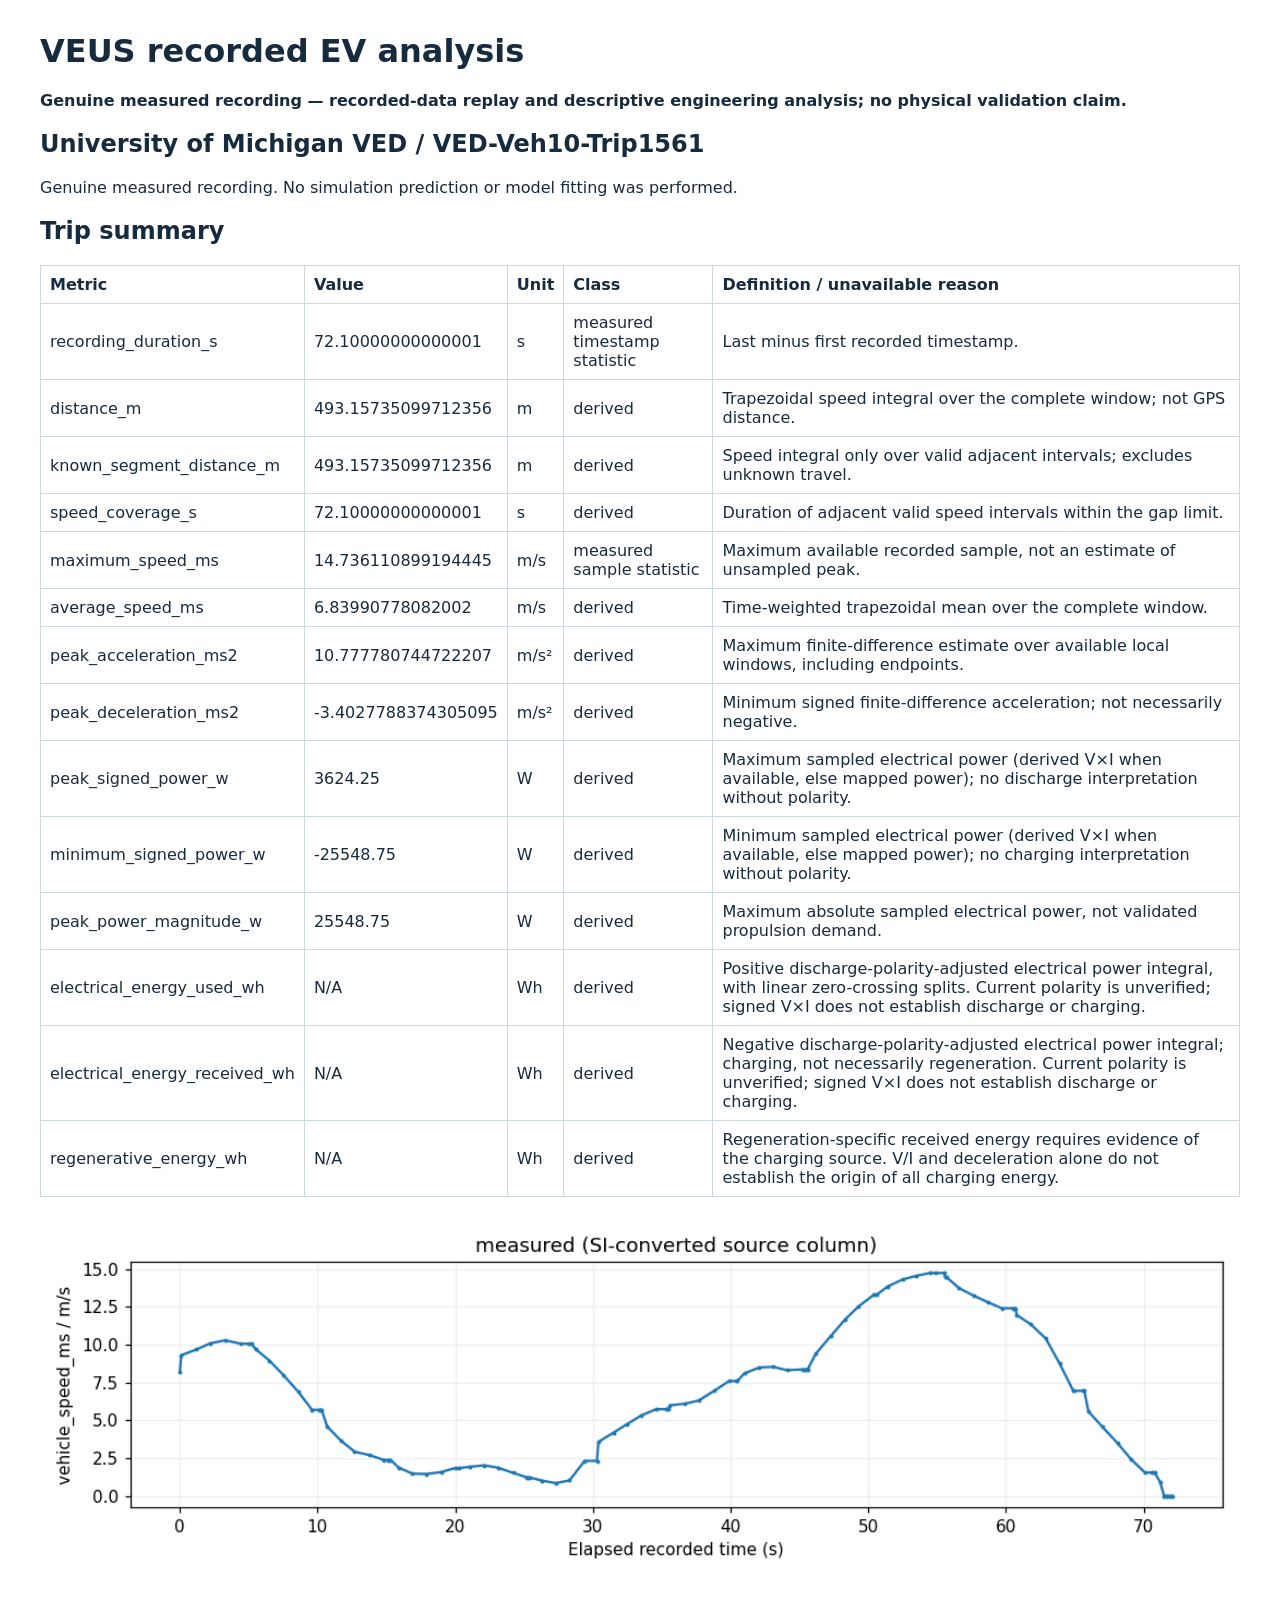
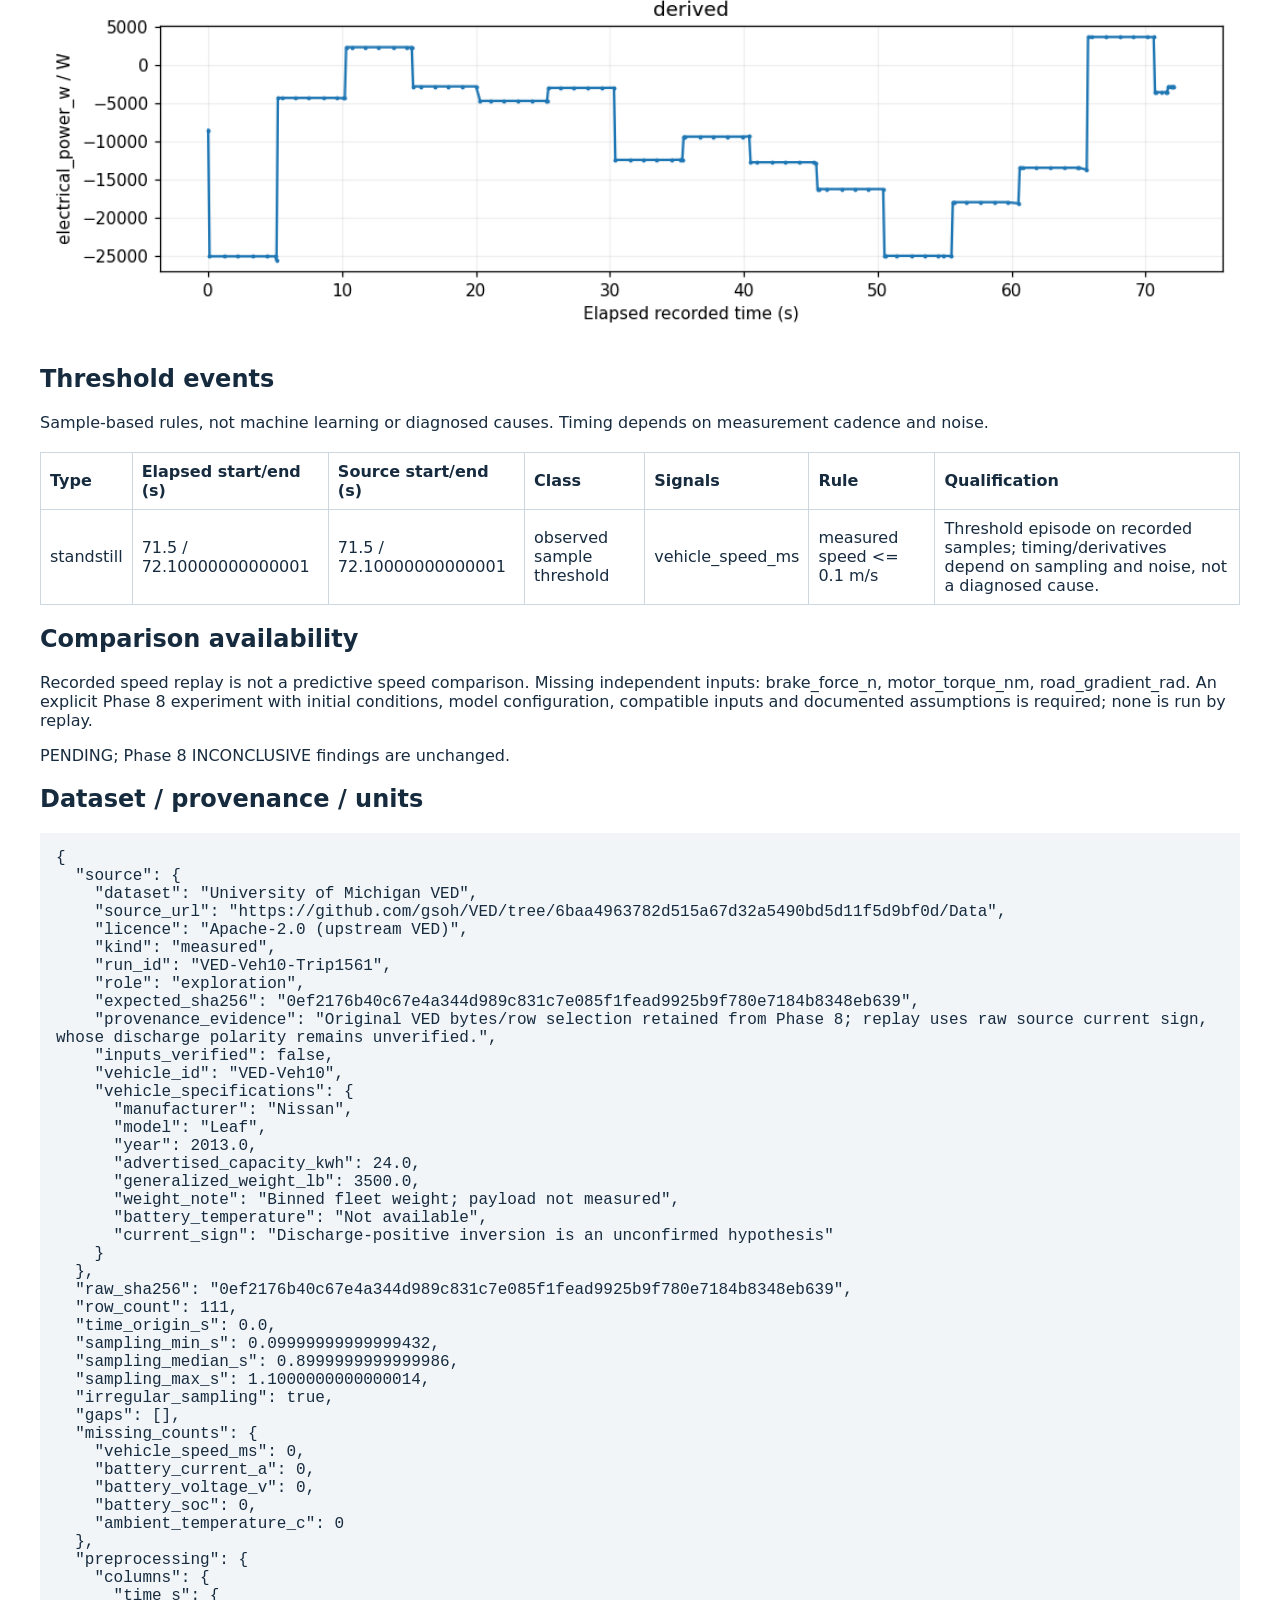
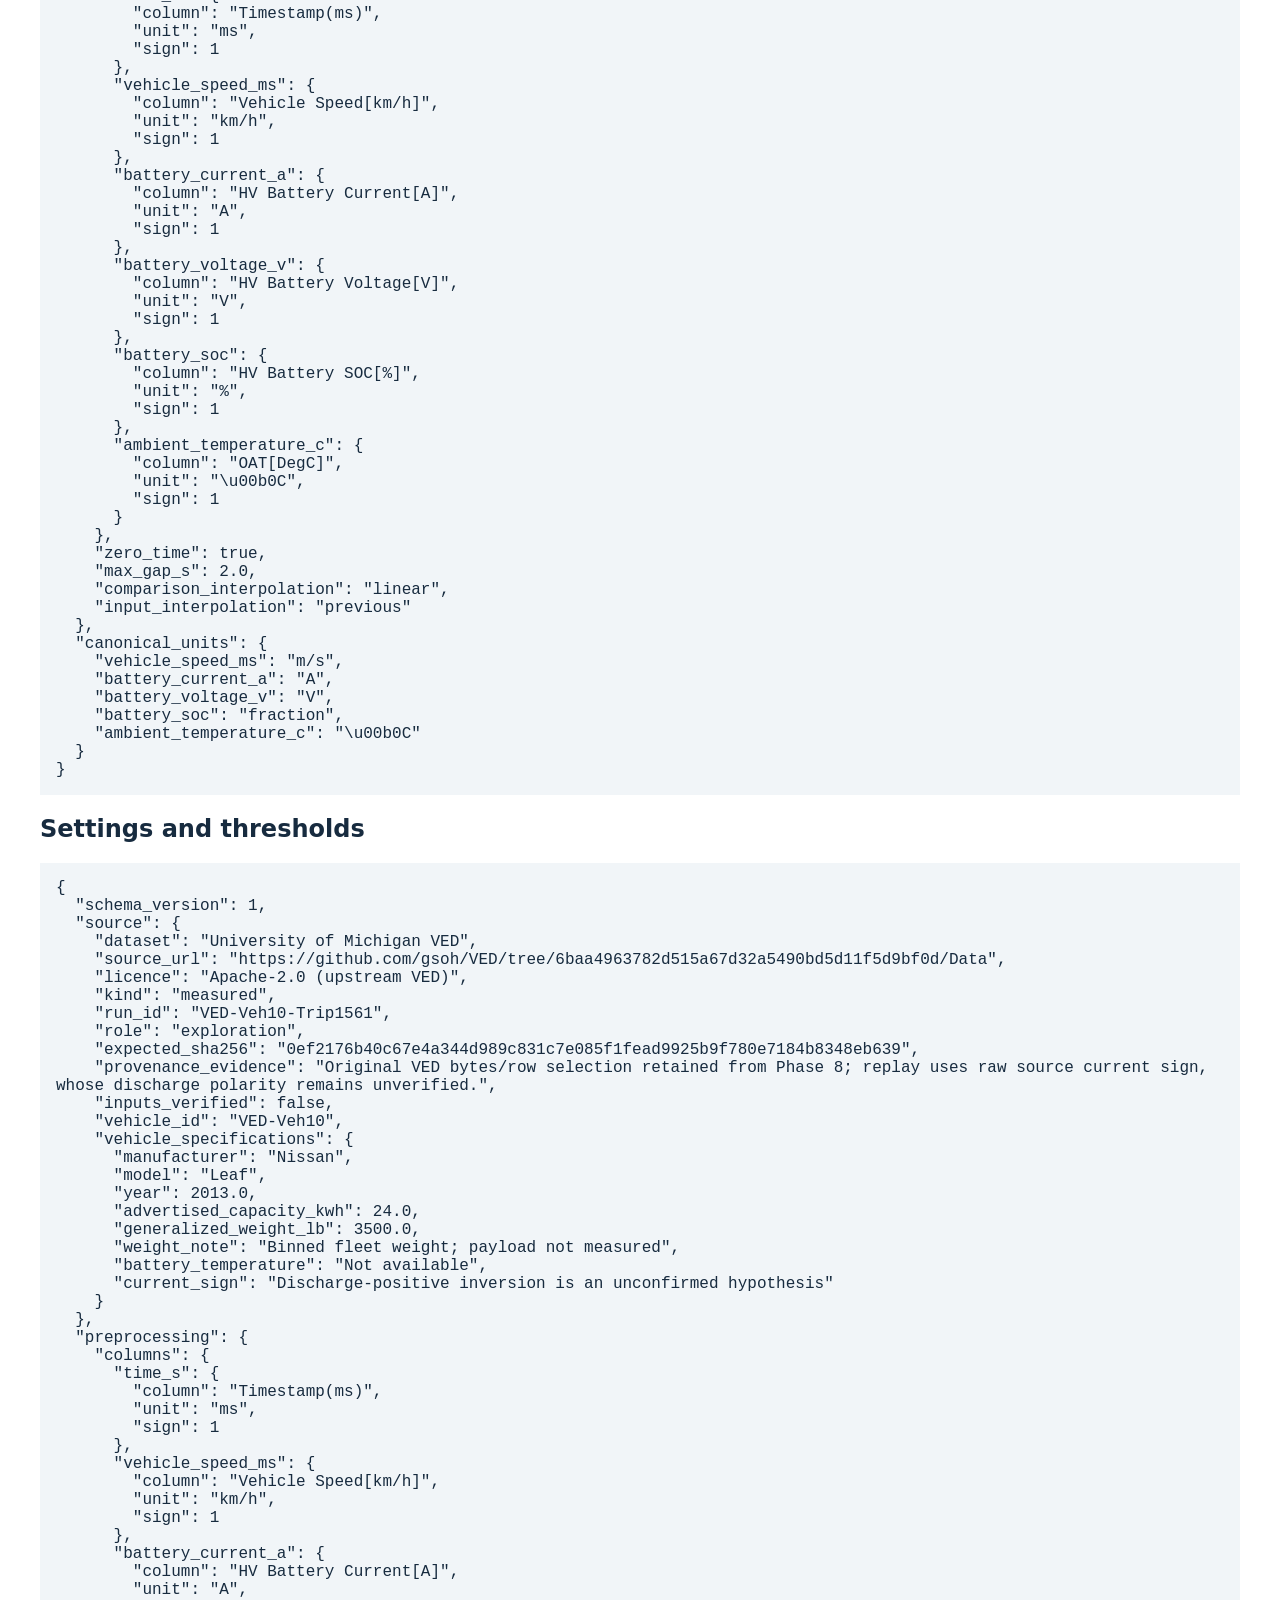
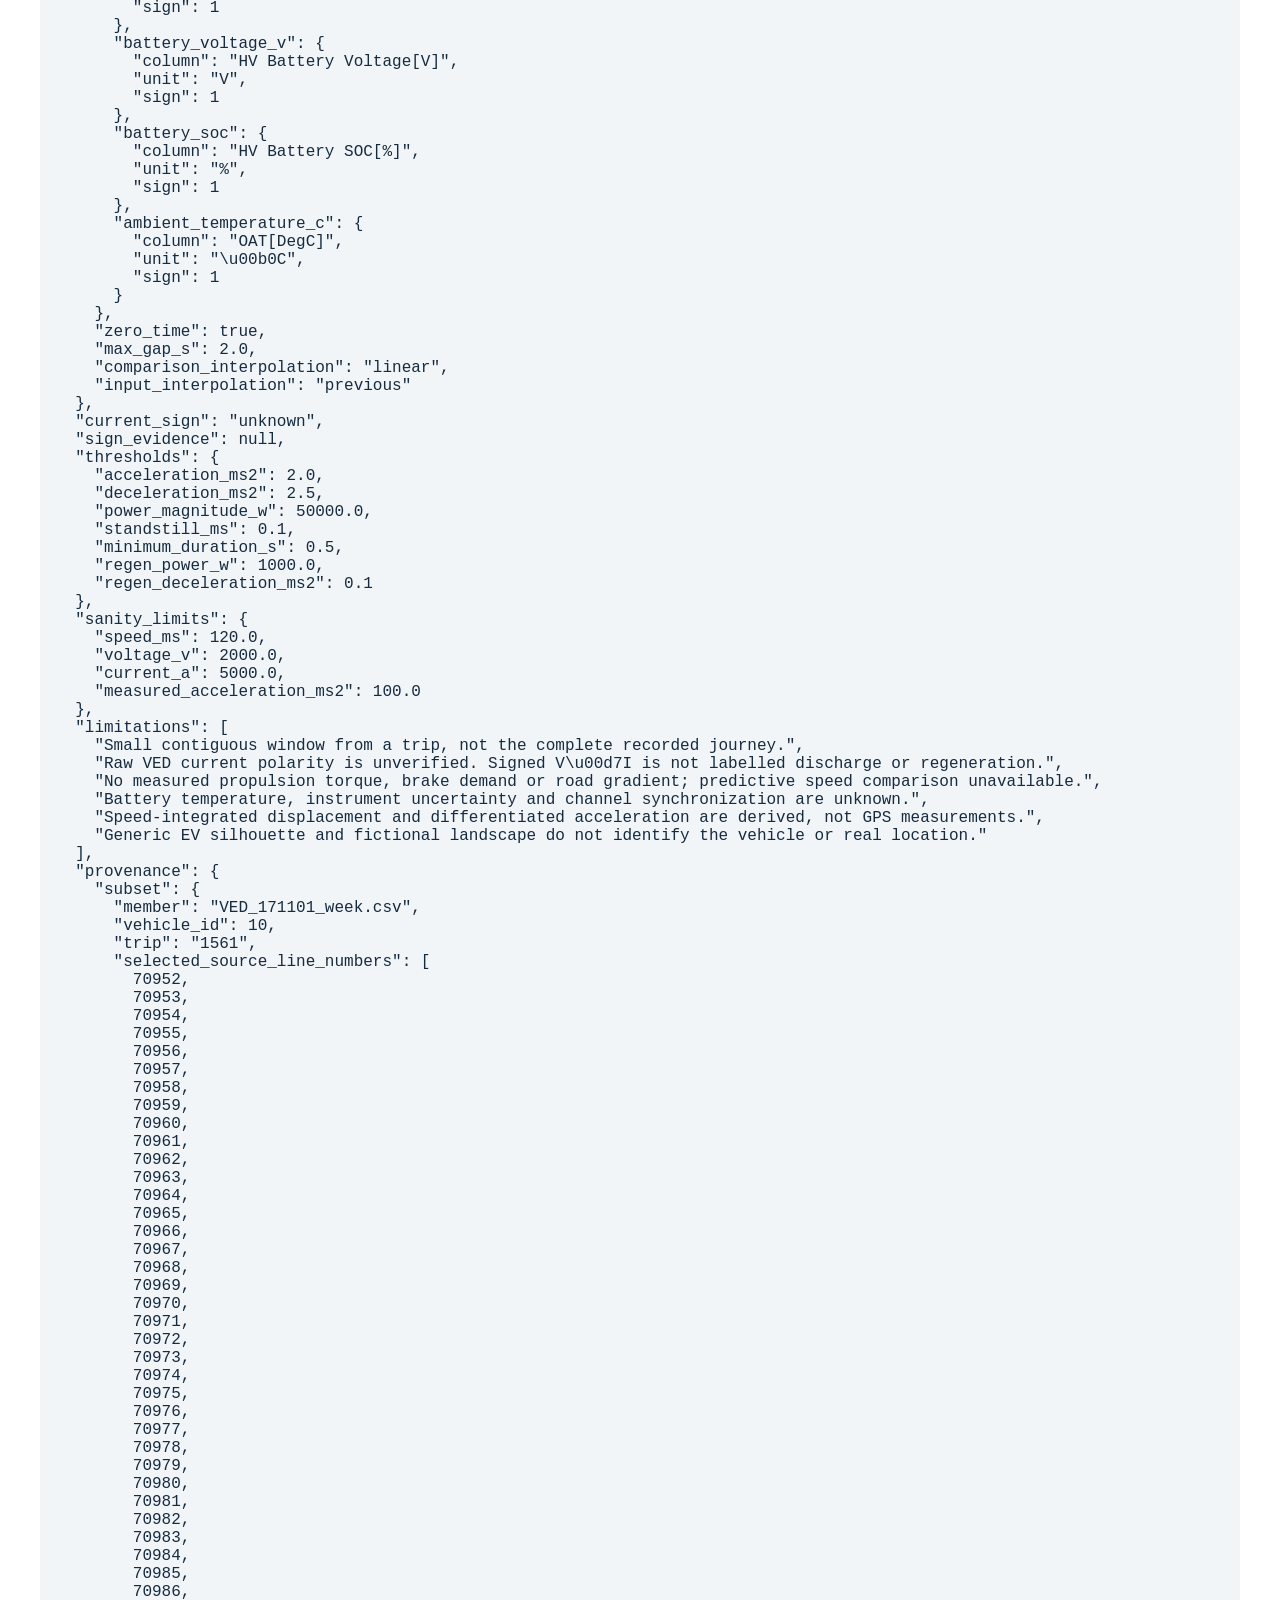
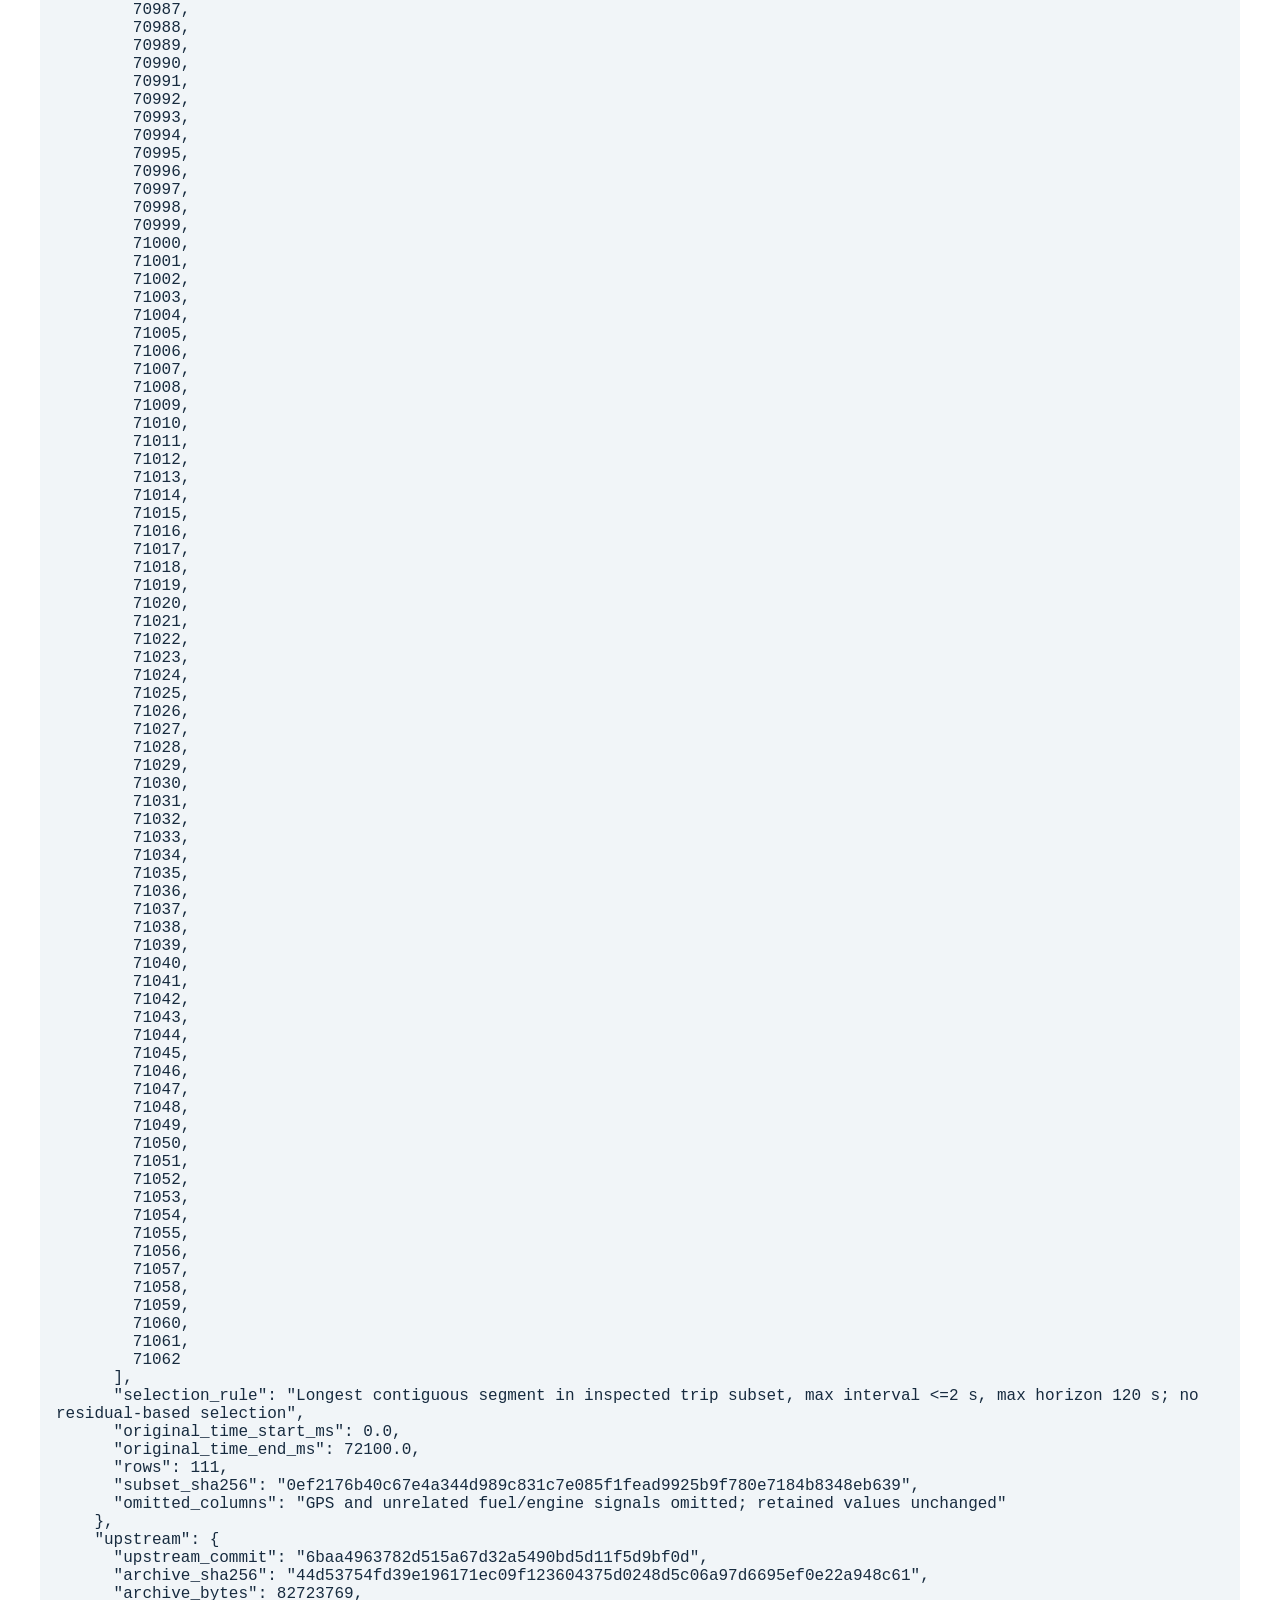
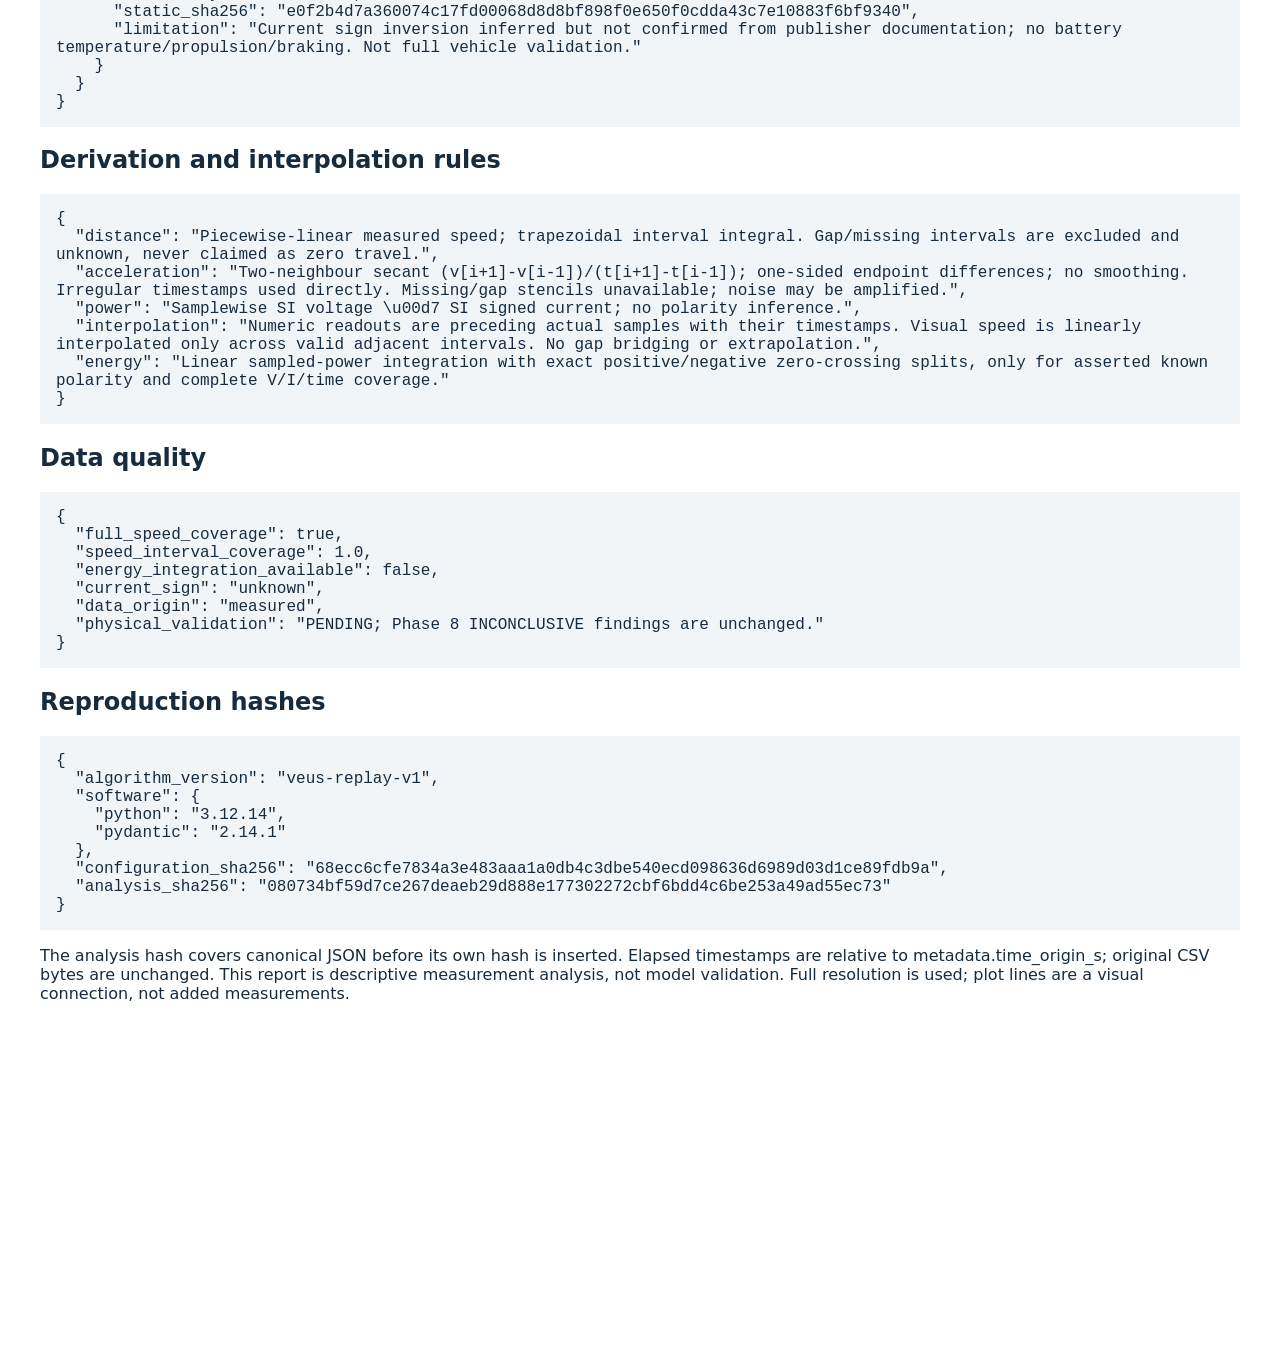
<file: docs/phase10-evidence/report.html>
<!doctype html><html lang="en"><meta charset="utf-8"><meta name="viewport" content="width=device-width,initial-scale=1">
<title>VEUS recorded EV analysis</title><style>body{font:16px system-ui;max-width:1200px;margin:32px auto;padding:0 20px;color:#172b3f}table{border-collapse:collapse;width:100%;margin:20px 0;display:block;overflow:auto}td,th{text-align:left;border:1px solid #ccd7df;padding:9px}img{width:100%;height:auto}pre{white-space:pre-wrap;overflow-wrap:anywhere;background:#f1f5f8;padding:16px}.PASS{color:#126a41}.FAIL{color:#b42318}.INCONCLUSIVE{color:#875400}section{border-top:2px solid #ccd7df;margin-top:32px}small{color:#40556b}</style>
<h1>VEUS recorded EV analysis</h1><p><strong>Genuine measured recording — recorded-data replay and descriptive engineering analysis; no physical validation claim.</strong></p><h2>University of Michigan VED / VED-Veh10-Trip1561</h2><p>Genuine measured recording. No simulation prediction or model fitting was performed.</p><h2>Trip summary</h2><table><thead><tr><th>Metric</th><th>Value</th><th>Unit</th><th>Class</th><th>Definition / unavailable reason</th></tr></thead><tbody><tr><td>recording_duration_s</td><td>72.10000000000001</td><td>s</td><td>measured timestamp statistic</td><td>Last minus first recorded timestamp.</td></tr><tr><td>distance_m</td><td>493.15735099712356</td><td>m</td><td>derived</td><td>Trapezoidal speed integral over the complete window; not GPS distance.</td></tr><tr><td>known_segment_distance_m</td><td>493.15735099712356</td><td>m</td><td>derived</td><td>Speed integral only over valid adjacent intervals; excludes unknown travel.</td></tr><tr><td>speed_coverage_s</td><td>72.10000000000001</td><td>s</td><td>derived</td><td>Duration of adjacent valid speed intervals within the gap limit.</td></tr><tr><td>maximum_speed_ms</td><td>14.736110899194445</td><td>m/s</td><td>measured sample statistic</td><td>Maximum available recorded sample, not an estimate of unsampled peak.</td></tr><tr><td>average_speed_ms</td><td>6.83990778082002</td><td>m/s</td><td>derived</td><td>Time-weighted trapezoidal mean over the complete window.</td></tr><tr><td>peak_acceleration_ms2</td><td>10.777780744722207</td><td>m/s²</td><td>derived</td><td>Maximum finite-difference estimate over available local windows, including endpoints.</td></tr><tr><td>peak_deceleration_ms2</td><td>-3.4027788374305095</td><td>m/s²</td><td>derived</td><td>Minimum signed finite-difference acceleration; not necessarily negative.</td></tr><tr><td>peak_signed_power_w</td><td>3624.25</td><td>W</td><td>derived</td><td>Maximum sampled electrical power (derived V×I when available, else mapped power); no discharge interpretation without polarity.</td></tr><tr><td>minimum_signed_power_w</td><td>-25548.75</td><td>W</td><td>derived</td><td>Minimum sampled electrical power (derived V×I when available, else mapped power); no charging interpretation without polarity.</td></tr><tr><td>peak_power_magnitude_w</td><td>25548.75</td><td>W</td><td>derived</td><td>Maximum absolute sampled electrical power, not validated propulsion demand.</td></tr><tr><td>electrical_energy_used_wh</td><td>N/A</td><td>Wh</td><td>derived</td><td>Positive discharge-polarity-adjusted electrical power integral, with linear zero-crossing splits. Current polarity is unverified; signed V×I does not establish discharge or charging.</td></tr><tr><td>electrical_energy_received_wh</td><td>N/A</td><td>Wh</td><td>derived</td><td>Negative discharge-polarity-adjusted electrical power integral; charging, not necessarily regeneration. Current polarity is unverified; signed V×I does not establish discharge or charging.</td></tr><tr><td>regenerative_energy_wh</td><td>N/A</td><td>Wh</td><td>derived</td><td>Regeneration-specific received energy requires evidence of the charging source. V/I and deceleration alone do not establish the origin of all charging energy.</td></tr></tbody></table><img alt="vehicle_speed_ms full-resolution recorded series" src="[data-uri]"><img alt="electrical_power_w full-resolution recorded series" src="[data-uri]"><h2>Threshold events</h2><p>Sample-based rules, not machine learning or diagnosed causes. Timing depends on measurement cadence and noise.</p><table><thead><tr><th>Type</th><th>Elapsed start/end (s)</th><th>Source start/end (s)</th><th>Class</th><th>Signals</th><th>Rule</th><th>Qualification</th></tr></thead><tbody><tr><td>standstill</td><td>71.5 / 72.10000000000001</td><td>71.5 / 72.10000000000001</td><td>observed sample threshold</td><td>vehicle_speed_ms</td><td>measured speed &lt;= 0.1 m/s</td><td>Threshold episode on recorded samples; timing/derivatives depend on sampling and noise, not a diagnosed cause.</td></tr></tbody></table><h2>Comparison availability</h2><p>Recorded speed replay is not a predictive speed comparison. Missing independent inputs: brake_force_n, motor_torque_nm, road_gradient_rad. An explicit Phase 8 experiment with initial conditions, model configuration, compatible inputs and documented assumptions is required; none is run by replay.</p><p>PENDING; Phase 8 INCONCLUSIVE findings are unchanged.</p><h2>Dataset / provenance / units</h2><pre>{
  &quot;source&quot;: {
    &quot;dataset&quot;: &quot;University of Michigan VED&quot;,
    &quot;source_url&quot;: &quot;https://github.com/gsoh/VED/tree/6baa4963782d515a67d32a5490bd5d11f5d9bf0d/Data&quot;,
    &quot;licence&quot;: &quot;Apache-2.0 (upstream VED)&quot;,
    &quot;kind&quot;: &quot;measured&quot;,
    &quot;run_id&quot;: &quot;VED-Veh10-Trip1561&quot;,
    &quot;role&quot;: &quot;exploration&quot;,
    &quot;expected_sha256&quot;: &quot;0ef2176b40c67e4a344d989c831c7e085f1fead9925b9f780e7184b8348eb639&quot;,
    &quot;provenance_evidence&quot;: &quot;Original VED bytes/row selection retained from Phase 8; replay uses raw source current sign, whose discharge polarity remains unverified.&quot;,
    &quot;inputs_verified&quot;: false,
    &quot;vehicle_id&quot;: &quot;VED-Veh10&quot;,
    &quot;vehicle_specifications&quot;: {
      &quot;manufacturer&quot;: &quot;Nissan&quot;,
      &quot;model&quot;: &quot;Leaf&quot;,
      &quot;year&quot;: 2013.0,
      &quot;advertised_capacity_kwh&quot;: 24.0,
      &quot;generalized_weight_lb&quot;: 3500.0,
      &quot;weight_note&quot;: &quot;Binned fleet weight; payload not measured&quot;,
      &quot;battery_temperature&quot;: &quot;Not available&quot;,
      &quot;current_sign&quot;: &quot;Discharge-positive inversion is an unconfirmed hypothesis&quot;
    }
  },
  &quot;raw_sha256&quot;: &quot;0ef2176b40c67e4a344d989c831c7e085f1fead9925b9f780e7184b8348eb639&quot;,
  &quot;row_count&quot;: 111,
  &quot;time_origin_s&quot;: 0.0,
  &quot;sampling_min_s&quot;: 0.09999999999999432,
  &quot;sampling_median_s&quot;: 0.8999999999999986,
  &quot;sampling_max_s&quot;: 1.1000000000000014,
  &quot;irregular_sampling&quot;: true,
  &quot;gaps&quot;: [],
  &quot;missing_counts&quot;: {
    &quot;vehicle_speed_ms&quot;: 0,
    &quot;battery_current_a&quot;: 0,
    &quot;battery_voltage_v&quot;: 0,
    &quot;battery_soc&quot;: 0,
    &quot;ambient_temperature_c&quot;: 0
  },
  &quot;preprocessing&quot;: {
    &quot;columns&quot;: {
      &quot;time_s&quot;: {
        &quot;column&quot;: &quot;Timestamp(ms)&quot;,
        &quot;unit&quot;: &quot;ms&quot;,
        &quot;sign&quot;: 1
      },
      &quot;vehicle_speed_ms&quot;: {
        &quot;column&quot;: &quot;Vehicle Speed[km/h]&quot;,
        &quot;unit&quot;: &quot;km/h&quot;,
        &quot;sign&quot;: 1
      },
      &quot;battery_current_a&quot;: {
        &quot;column&quot;: &quot;HV Battery Current[A]&quot;,
        &quot;unit&quot;: &quot;A&quot;,
        &quot;sign&quot;: 1
      },
      &quot;battery_voltage_v&quot;: {
        &quot;column&quot;: &quot;HV Battery Voltage[V]&quot;,
        &quot;unit&quot;: &quot;V&quot;,
        &quot;sign&quot;: 1
      },
      &quot;battery_soc&quot;: {
        &quot;column&quot;: &quot;HV Battery SOC[%]&quot;,
        &quot;unit&quot;: &quot;%&quot;,
        &quot;sign&quot;: 1
      },
      &quot;ambient_temperature_c&quot;: {
        &quot;column&quot;: &quot;OAT[DegC]&quot;,
        &quot;unit&quot;: &quot;\u00b0C&quot;,
        &quot;sign&quot;: 1
      }
    },
    &quot;zero_time&quot;: true,
    &quot;max_gap_s&quot;: 2.0,
    &quot;comparison_interpolation&quot;: &quot;linear&quot;,
    &quot;input_interpolation&quot;: &quot;previous&quot;
  },
  &quot;canonical_units&quot;: {
    &quot;vehicle_speed_ms&quot;: &quot;m/s&quot;,
    &quot;battery_current_a&quot;: &quot;A&quot;,
    &quot;battery_voltage_v&quot;: &quot;V&quot;,
    &quot;battery_soc&quot;: &quot;fraction&quot;,
    &quot;ambient_temperature_c&quot;: &quot;\u00b0C&quot;
  }
}</pre><h2>Settings and thresholds</h2><pre>{
  &quot;schema_version&quot;: 1,
  &quot;source&quot;: {
    &quot;dataset&quot;: &quot;University of Michigan VED&quot;,
    &quot;source_url&quot;: &quot;https://github.com/gsoh/VED/tree/6baa4963782d515a67d32a5490bd5d11f5d9bf0d/Data&quot;,
    &quot;licence&quot;: &quot;Apache-2.0 (upstream VED)&quot;,
    &quot;kind&quot;: &quot;measured&quot;,
    &quot;run_id&quot;: &quot;VED-Veh10-Trip1561&quot;,
    &quot;role&quot;: &quot;exploration&quot;,
    &quot;expected_sha256&quot;: &quot;0ef2176b40c67e4a344d989c831c7e085f1fead9925b9f780e7184b8348eb639&quot;,
    &quot;provenance_evidence&quot;: &quot;Original VED bytes/row selection retained from Phase 8; replay uses raw source current sign, whose discharge polarity remains unverified.&quot;,
    &quot;inputs_verified&quot;: false,
    &quot;vehicle_id&quot;: &quot;VED-Veh10&quot;,
    &quot;vehicle_specifications&quot;: {
      &quot;manufacturer&quot;: &quot;Nissan&quot;,
      &quot;model&quot;: &quot;Leaf&quot;,
      &quot;year&quot;: 2013.0,
      &quot;advertised_capacity_kwh&quot;: 24.0,
      &quot;generalized_weight_lb&quot;: 3500.0,
      &quot;weight_note&quot;: &quot;Binned fleet weight; payload not measured&quot;,
      &quot;battery_temperature&quot;: &quot;Not available&quot;,
      &quot;current_sign&quot;: &quot;Discharge-positive inversion is an unconfirmed hypothesis&quot;
    }
  },
  &quot;preprocessing&quot;: {
    &quot;columns&quot;: {
      &quot;time_s&quot;: {
        &quot;column&quot;: &quot;Timestamp(ms)&quot;,
        &quot;unit&quot;: &quot;ms&quot;,
        &quot;sign&quot;: 1
      },
      &quot;vehicle_speed_ms&quot;: {
        &quot;column&quot;: &quot;Vehicle Speed[km/h]&quot;,
        &quot;unit&quot;: &quot;km/h&quot;,
        &quot;sign&quot;: 1
      },
      &quot;battery_current_a&quot;: {
        &quot;column&quot;: &quot;HV Battery Current[A]&quot;,
        &quot;unit&quot;: &quot;A&quot;,
        &quot;sign&quot;: 1
      },
      &quot;battery_voltage_v&quot;: {
        &quot;column&quot;: &quot;HV Battery Voltage[V]&quot;,
        &quot;unit&quot;: &quot;V&quot;,
        &quot;sign&quot;: 1
      },
      &quot;battery_soc&quot;: {
        &quot;column&quot;: &quot;HV Battery SOC[%]&quot;,
        &quot;unit&quot;: &quot;%&quot;,
        &quot;sign&quot;: 1
      },
      &quot;ambient_temperature_c&quot;: {
        &quot;column&quot;: &quot;OAT[DegC]&quot;,
        &quot;unit&quot;: &quot;\u00b0C&quot;,
        &quot;sign&quot;: 1
      }
    },
    &quot;zero_time&quot;: true,
    &quot;max_gap_s&quot;: 2.0,
    &quot;comparison_interpolation&quot;: &quot;linear&quot;,
    &quot;input_interpolation&quot;: &quot;previous&quot;
  },
  &quot;current_sign&quot;: &quot;unknown&quot;,
  &quot;sign_evidence&quot;: null,
  &quot;thresholds&quot;: {
    &quot;acceleration_ms2&quot;: 2.0,
    &quot;deceleration_ms2&quot;: 2.5,
    &quot;power_magnitude_w&quot;: 50000.0,
    &quot;standstill_ms&quot;: 0.1,
    &quot;minimum_duration_s&quot;: 0.5,
    &quot;regen_power_w&quot;: 1000.0,
    &quot;regen_deceleration_ms2&quot;: 0.1
  },
  &quot;sanity_limits&quot;: {
    &quot;speed_ms&quot;: 120.0,
    &quot;voltage_v&quot;: 2000.0,
    &quot;current_a&quot;: 5000.0,
    &quot;measured_acceleration_ms2&quot;: 100.0
  },
  &quot;limitations&quot;: [
    &quot;Small contiguous window from a trip, not the complete recorded journey.&quot;,
    &quot;Raw VED current polarity is unverified. Signed V\u00d7I is not labelled discharge or regeneration.&quot;,
    &quot;No measured propulsion torque, brake demand or road gradient; predictive speed comparison unavailable.&quot;,
    &quot;Battery temperature, instrument uncertainty and channel synchronization are unknown.&quot;,
    &quot;Speed-integrated displacement and differentiated acceleration are derived, not GPS measurements.&quot;,
    &quot;Generic EV silhouette and fictional landscape do not identify the vehicle or real location.&quot;
  ],
  &quot;provenance&quot;: {
    &quot;subset&quot;: {
      &quot;member&quot;: &quot;VED_171101_week.csv&quot;,
      &quot;vehicle_id&quot;: 10,
      &quot;trip&quot;: &quot;1561&quot;,
      &quot;selected_source_line_numbers&quot;: [
        70952,
        70953,
        70954,
        70955,
        70956,
        70957,
        70958,
        70959,
        70960,
        70961,
        70962,
        70963,
        70964,
        70965,
        70966,
        70967,
        70968,
        70969,
        70970,
        70971,
        70972,
        70973,
        70974,
        70975,
        70976,
        70977,
        70978,
        70979,
        70980,
        70981,
        70982,
        70983,
        70984,
        70985,
        70986,
        70987,
        70988,
        70989,
        70990,
        70991,
        70992,
        70993,
        70994,
        70995,
        70996,
        70997,
        70998,
        70999,
        71000,
        71001,
        71002,
        71003,
        71004,
        71005,
        71006,
        71007,
        71008,
        71009,
        71010,
        71011,
        71012,
        71013,
        71014,
        71015,
        71016,
        71017,
        71018,
        71019,
        71020,
        71021,
        71022,
        71023,
        71024,
        71025,
        71026,
        71027,
        71028,
        71029,
        71030,
        71031,
        71032,
        71033,
        71034,
        71035,
        71036,
        71037,
        71038,
        71039,
        71040,
        71041,
        71042,
        71043,
        71044,
        71045,
        71046,
        71047,
        71048,
        71049,
        71050,
        71051,
        71052,
        71053,
        71054,
        71055,
        71056,
        71057,
        71058,
        71059,
        71060,
        71061,
        71062
      ],
      &quot;selection_rule&quot;: &quot;Longest contiguous segment in inspected trip subset, max interval &lt;=2 s, max horizon 120 s; no residual-based selection&quot;,
      &quot;original_time_start_ms&quot;: 0.0,
      &quot;original_time_end_ms&quot;: 72100.0,
      &quot;rows&quot;: 111,
      &quot;subset_sha256&quot;: &quot;0ef2176b40c67e4a344d989c831c7e085f1fead9925b9f780e7184b8348eb639&quot;,
      &quot;omitted_columns&quot;: &quot;GPS and unrelated fuel/engine signals omitted; retained values unchanged&quot;
    },
    &quot;upstream&quot;: {
      &quot;upstream_commit&quot;: &quot;6baa4963782d515a67d32a5490bd5d11f5d9bf0d&quot;,
      &quot;archive_sha256&quot;: &quot;44d53754fd39e196171ec09f123604375d0248d5c06a97d6695ef0e22a948c61&quot;,
      &quot;archive_bytes&quot;: 82723769,
      &quot;static_sha256&quot;: &quot;e0f2b4d7a360074c17fd00068d8d8bf898f0e650f0cdda43c7e10883f6bf9340&quot;,
      &quot;limitation&quot;: &quot;Current sign inversion inferred but not confirmed from publisher documentation; no battery temperature/propulsion/braking. Not full vehicle validation.&quot;
    }
  }
}</pre><h2>Derivation and interpolation rules</h2><pre>{
  &quot;distance&quot;: &quot;Piecewise-linear measured speed; trapezoidal interval integral. Gap/missing intervals are excluded and unknown, never claimed as zero travel.&quot;,
  &quot;acceleration&quot;: &quot;Two-neighbour secant (v[i+1]-v[i-1])/(t[i+1]-t[i-1]); one-sided endpoint differences; no smoothing. Irregular timestamps used directly. Missing/gap stencils unavailable; noise may be amplified.&quot;,
  &quot;power&quot;: &quot;Samplewise SI voltage \u00d7 SI signed current; no polarity inference.&quot;,
  &quot;interpolation&quot;: &quot;Numeric readouts are preceding actual samples with their timestamps. Visual speed is linearly interpolated only across valid adjacent intervals. No gap bridging or extrapolation.&quot;,
  &quot;energy&quot;: &quot;Linear sampled-power integration with exact positive/negative zero-crossing splits, only for asserted known polarity and complete V/I/time coverage.&quot;
}</pre><h2>Data quality</h2><pre>{
  &quot;full_speed_coverage&quot;: true,
  &quot;speed_interval_coverage&quot;: 1.0,
  &quot;energy_integration_available&quot;: false,
  &quot;current_sign&quot;: &quot;unknown&quot;,
  &quot;data_origin&quot;: &quot;measured&quot;,
  &quot;physical_validation&quot;: &quot;PENDING; Phase 8 INCONCLUSIVE findings are unchanged.&quot;
}</pre><h2>Reproduction hashes</h2><pre>{
  &quot;algorithm_version&quot;: &quot;veus-replay-v1&quot;,
  &quot;software&quot;: {
    &quot;python&quot;: &quot;3.12.14&quot;,
    &quot;pydantic&quot;: &quot;2.14.1&quot;
  },
  &quot;configuration_sha256&quot;: &quot;68ecc6cfe7834a3e483aaa1a0db4c3dbe540ecd098636d6989d03d1ce89fdb9a&quot;,
  &quot;analysis_sha256&quot;: &quot;080734bf59d7ce267deaeb29d888e177302272cbf6bdd4c6be253a49ad55ec73&quot;
}</pre><p>The analysis hash covers canonical JSON before its own hash is inserted. Elapsed timestamps are relative to metadata.time_origin_s; original CSV bytes are unchanged. This report is descriptive measurement analysis, not model validation. Full resolution is used; plot lines are a visual connection, not added measurements.</p></html>
</file>
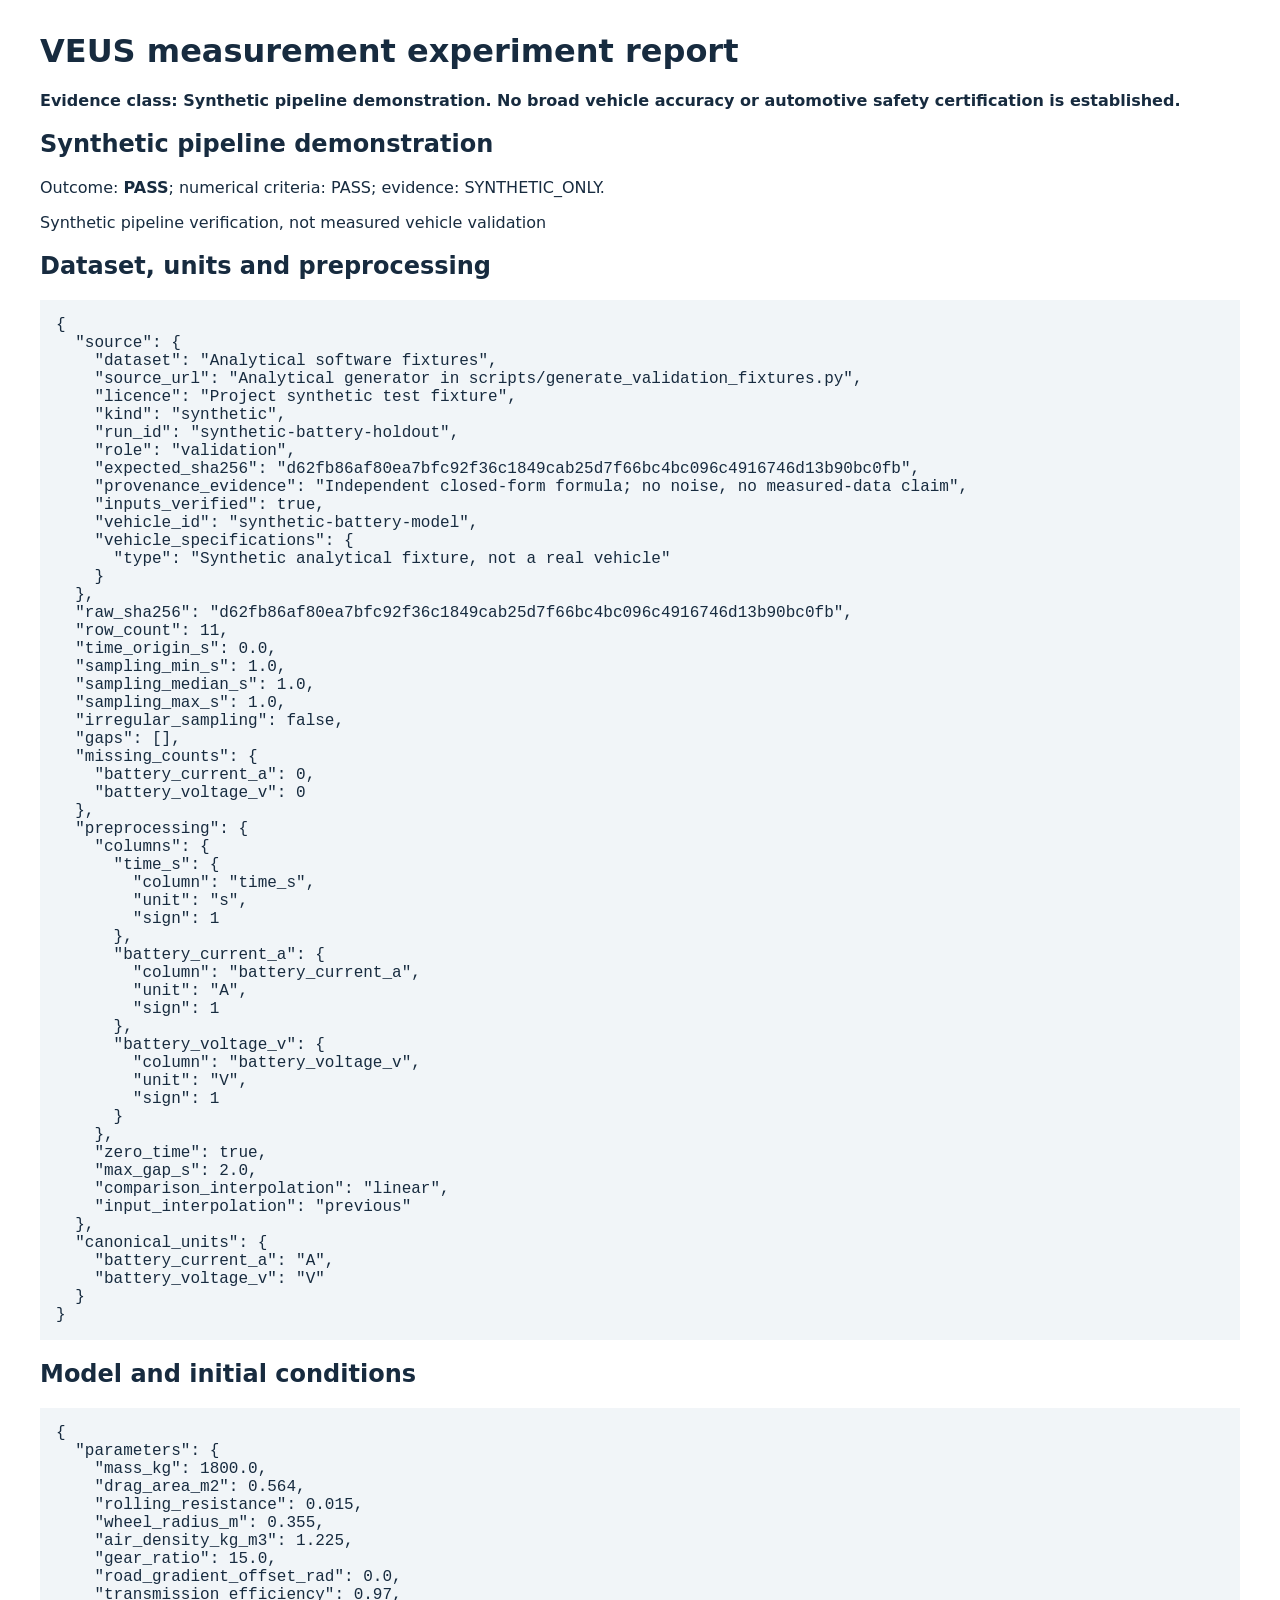
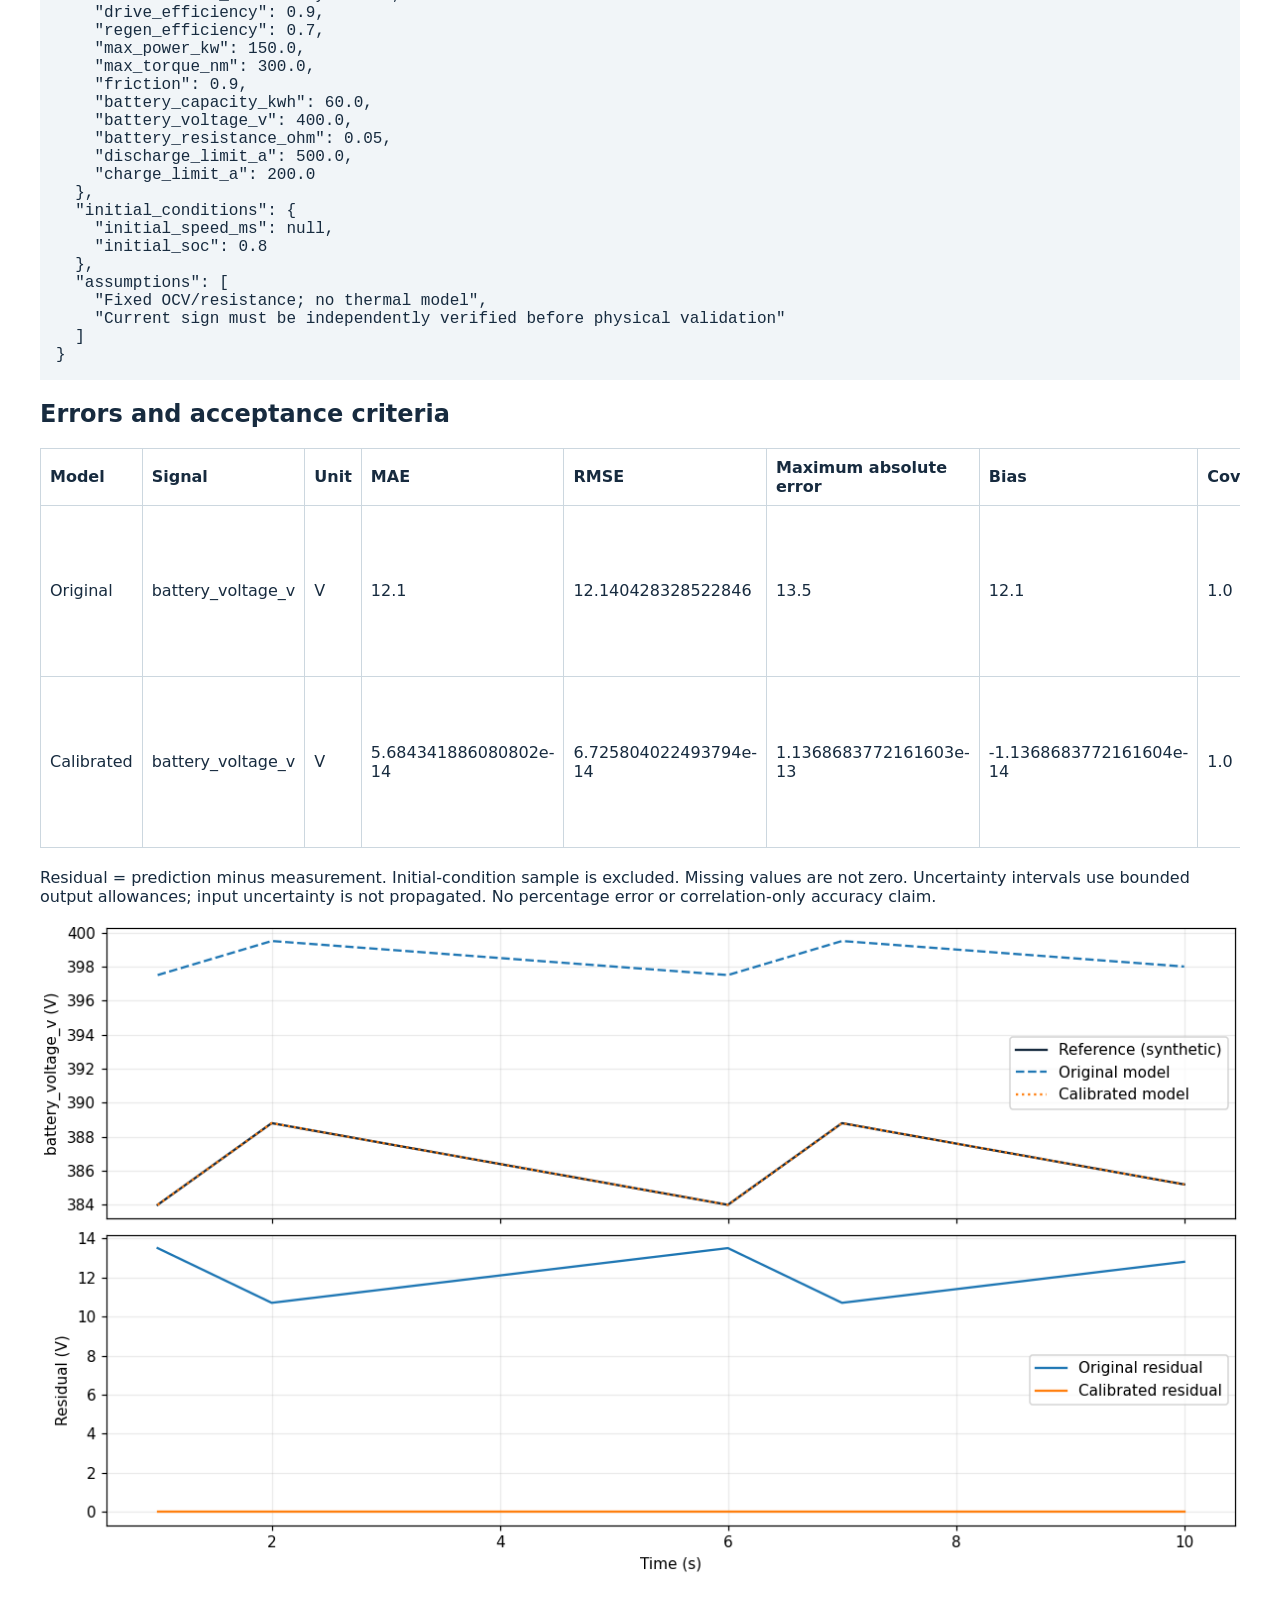
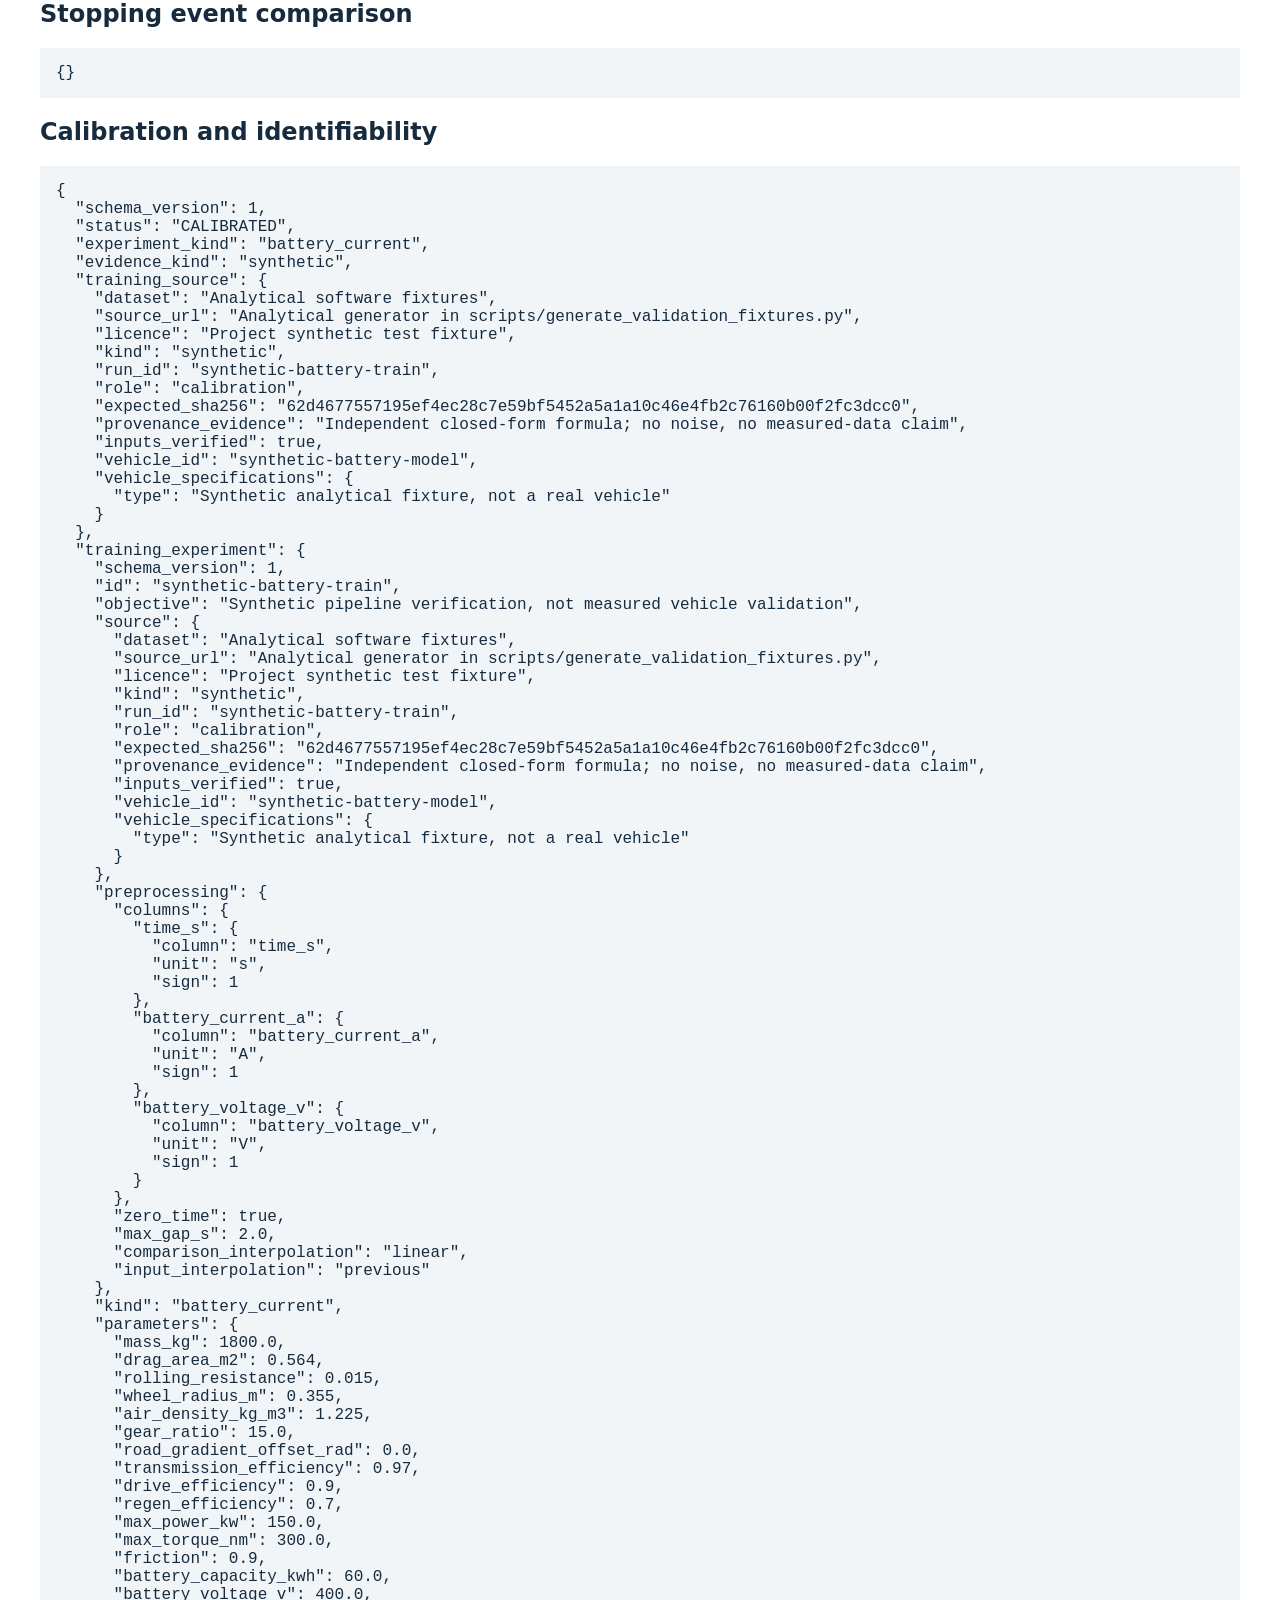
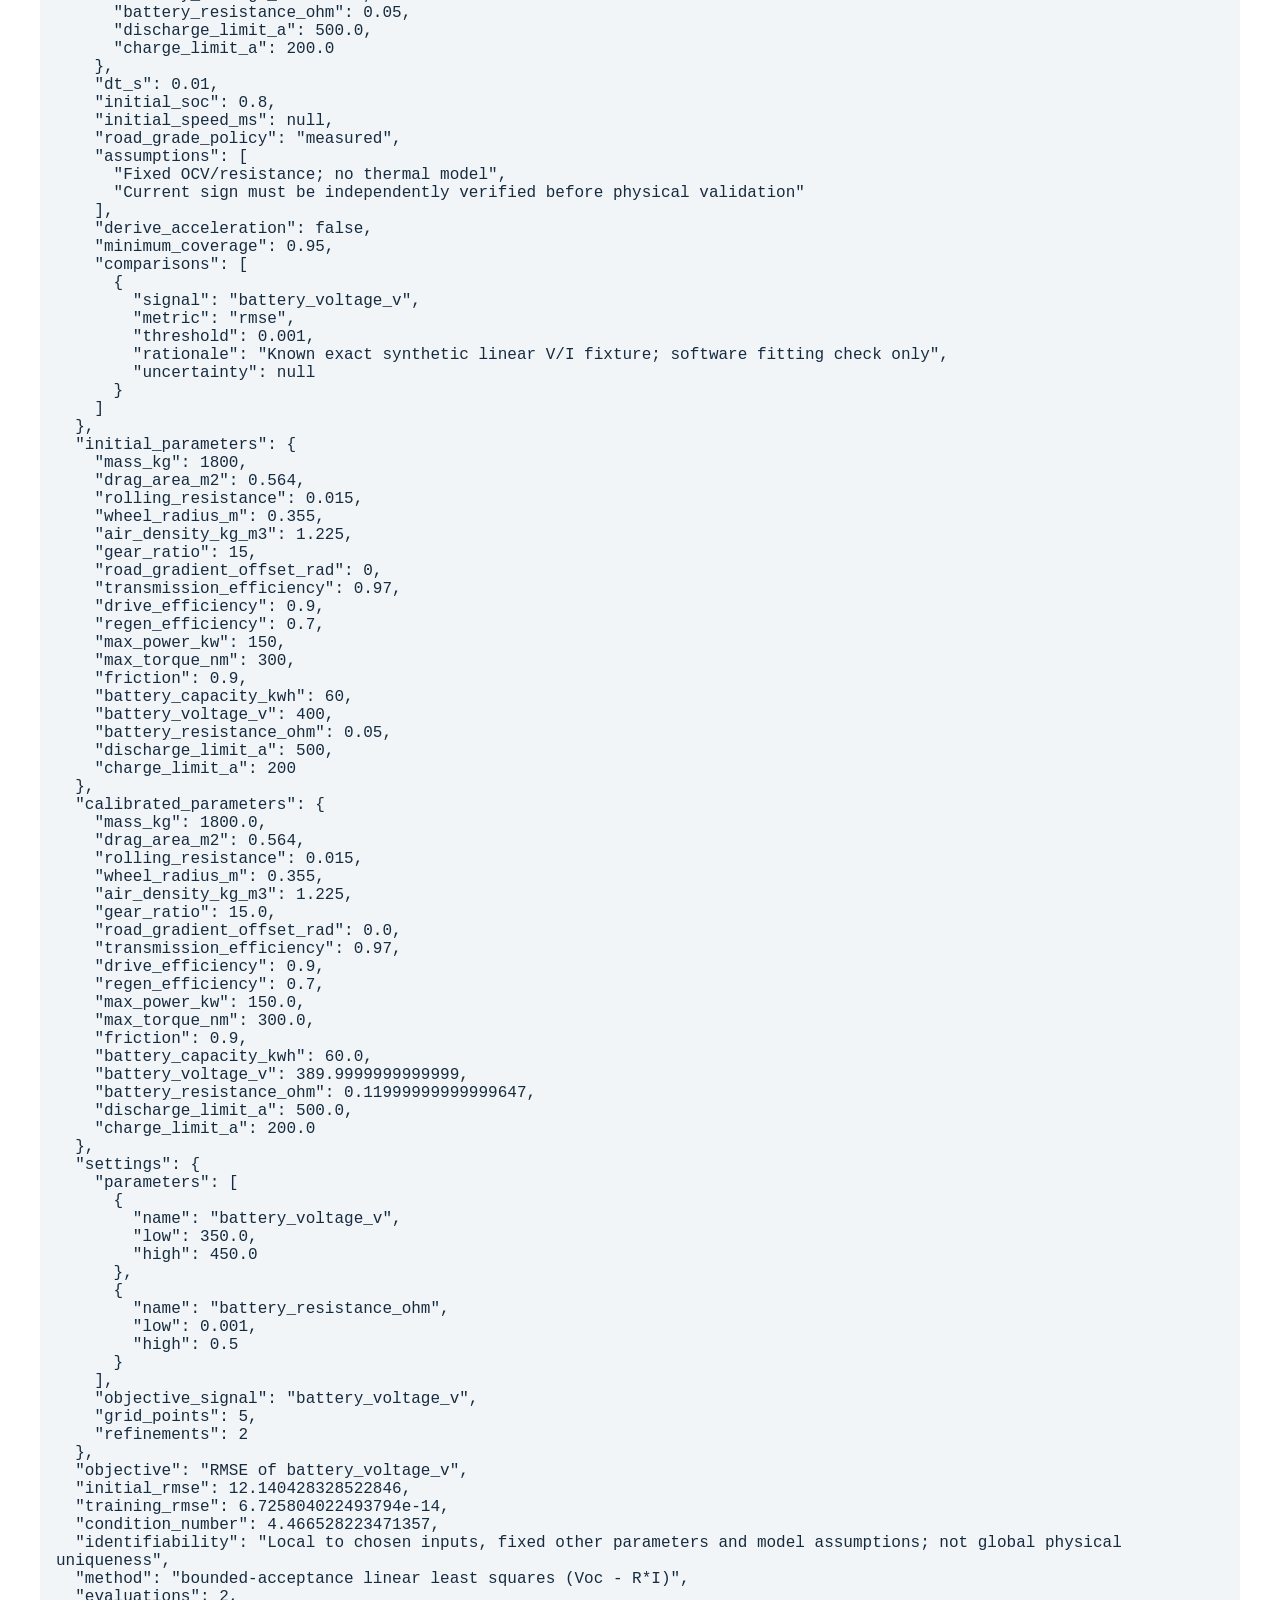
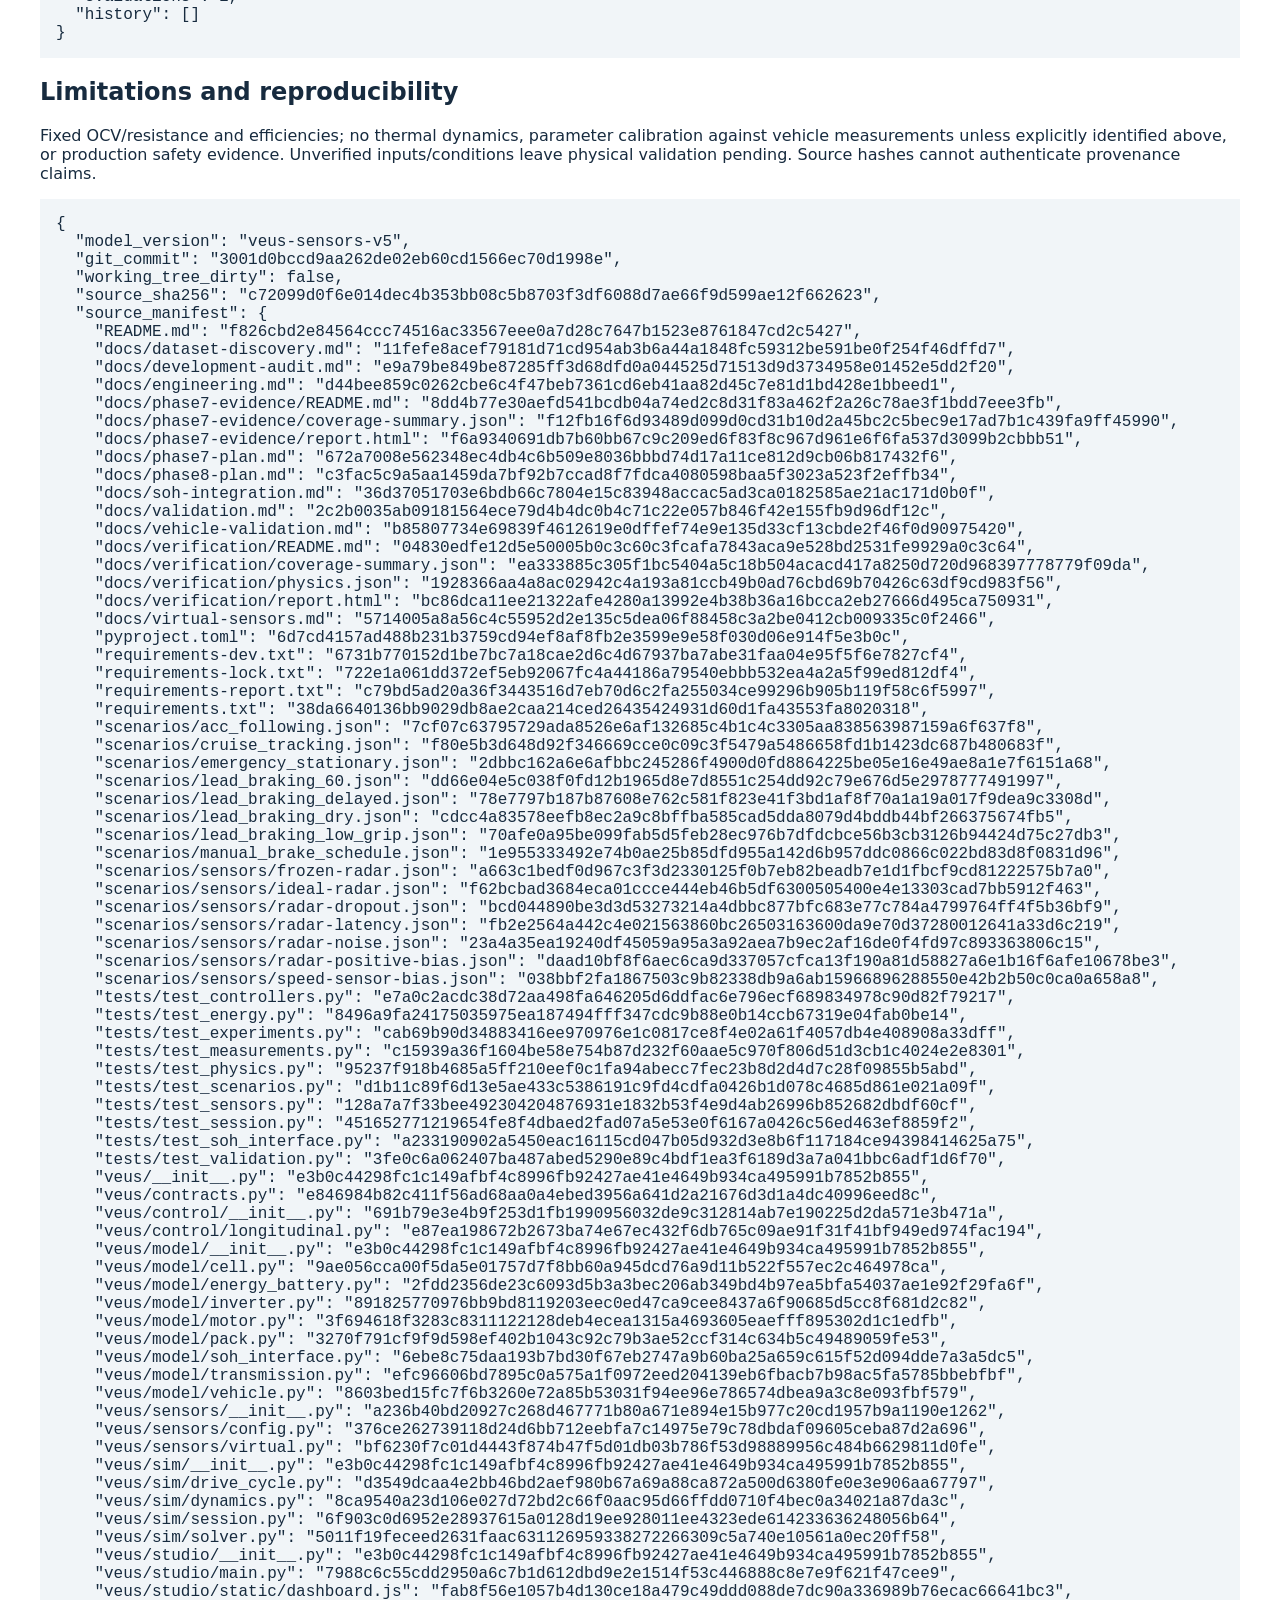
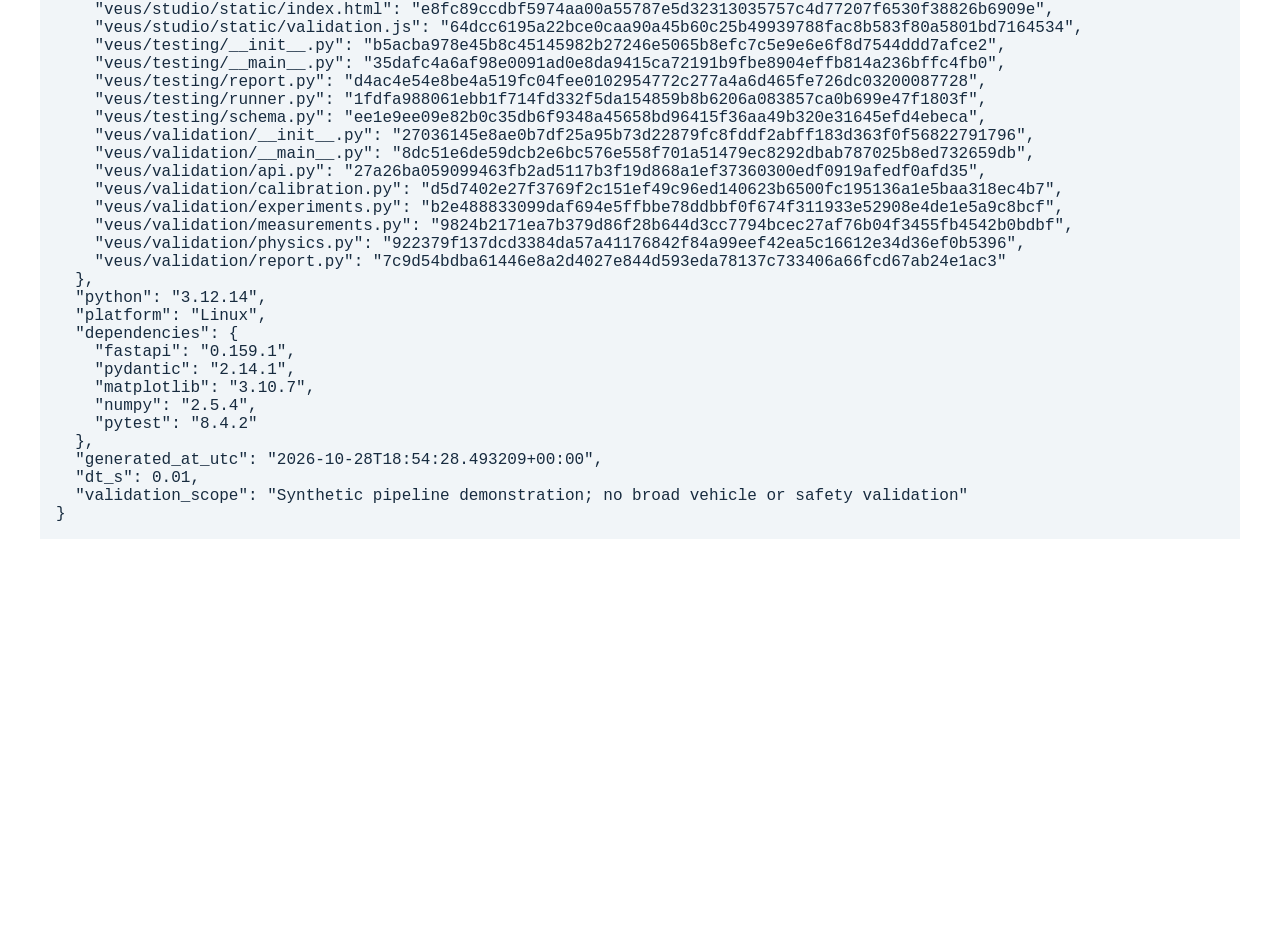
<file: docs/phase8-evidence/battery-holdout.html>
<!doctype html><html lang="en"><meta charset="utf-8"><meta name="viewport" content="width=device-width,initial-scale=1">
<title>VEUS measurement experiment report</title><style>body{font:16px system-ui;max-width:1200px;margin:32px auto;padding:0 20px;color:#172b3f}table{border-collapse:collapse;width:100%;margin:20px 0;display:block;overflow:auto}td,th{text-align:left;border:1px solid #ccd7df;padding:9px}img{width:100%;height:auto}pre{white-space:pre-wrap;overflow-wrap:anywhere;background:#f1f5f8;padding:16px}.PASS{color:#126a41}.FAIL{color:#b42318}.INCONCLUSIVE{color:#875400}section{border-top:2px solid #ccd7df;margin-top:32px}small{color:#40556b}</style>
<h1>VEUS measurement experiment report</h1><p><strong>Evidence class: Synthetic pipeline demonstration. No broad vehicle accuracy or automotive safety certification is established.</strong></p><h2>Synthetic pipeline demonstration</h2><p>Outcome: <strong>PASS</strong>; numerical criteria: PASS; evidence: SYNTHETIC_ONLY.</p><p>Synthetic pipeline verification, not measured vehicle validation</p><h2>Dataset, units and preprocessing</h2><pre>{
  &quot;source&quot;: {
    &quot;dataset&quot;: &quot;Analytical software fixtures&quot;,
    &quot;source_url&quot;: &quot;Analytical generator in scripts/generate_validation_fixtures.py&quot;,
    &quot;licence&quot;: &quot;Project synthetic test fixture&quot;,
    &quot;kind&quot;: &quot;synthetic&quot;,
    &quot;run_id&quot;: &quot;synthetic-battery-holdout&quot;,
    &quot;role&quot;: &quot;validation&quot;,
    &quot;expected_sha256&quot;: &quot;d62fb86af80ea7bfc92f36c1849cab25d7f66bc4bc096c4916746d13b90bc0fb&quot;,
    &quot;provenance_evidence&quot;: &quot;Independent closed-form formula; no noise, no measured-data claim&quot;,
    &quot;inputs_verified&quot;: true,
    &quot;vehicle_id&quot;: &quot;synthetic-battery-model&quot;,
    &quot;vehicle_specifications&quot;: {
      &quot;type&quot;: &quot;Synthetic analytical fixture, not a real vehicle&quot;
    }
  },
  &quot;raw_sha256&quot;: &quot;d62fb86af80ea7bfc92f36c1849cab25d7f66bc4bc096c4916746d13b90bc0fb&quot;,
  &quot;row_count&quot;: 11,
  &quot;time_origin_s&quot;: 0.0,
  &quot;sampling_min_s&quot;: 1.0,
  &quot;sampling_median_s&quot;: 1.0,
  &quot;sampling_max_s&quot;: 1.0,
  &quot;irregular_sampling&quot;: false,
  &quot;gaps&quot;: [],
  &quot;missing_counts&quot;: {
    &quot;battery_current_a&quot;: 0,
    &quot;battery_voltage_v&quot;: 0
  },
  &quot;preprocessing&quot;: {
    &quot;columns&quot;: {
      &quot;time_s&quot;: {
        &quot;column&quot;: &quot;time_s&quot;,
        &quot;unit&quot;: &quot;s&quot;,
        &quot;sign&quot;: 1
      },
      &quot;battery_current_a&quot;: {
        &quot;column&quot;: &quot;battery_current_a&quot;,
        &quot;unit&quot;: &quot;A&quot;,
        &quot;sign&quot;: 1
      },
      &quot;battery_voltage_v&quot;: {
        &quot;column&quot;: &quot;battery_voltage_v&quot;,
        &quot;unit&quot;: &quot;V&quot;,
        &quot;sign&quot;: 1
      }
    },
    &quot;zero_time&quot;: true,
    &quot;max_gap_s&quot;: 2.0,
    &quot;comparison_interpolation&quot;: &quot;linear&quot;,
    &quot;input_interpolation&quot;: &quot;previous&quot;
  },
  &quot;canonical_units&quot;: {
    &quot;battery_current_a&quot;: &quot;A&quot;,
    &quot;battery_voltage_v&quot;: &quot;V&quot;
  }
}</pre><h2>Model and initial conditions</h2><pre>{
  &quot;parameters&quot;: {
    &quot;mass_kg&quot;: 1800.0,
    &quot;drag_area_m2&quot;: 0.564,
    &quot;rolling_resistance&quot;: 0.015,
    &quot;wheel_radius_m&quot;: 0.355,
    &quot;air_density_kg_m3&quot;: 1.225,
    &quot;gear_ratio&quot;: 15.0,
    &quot;road_gradient_offset_rad&quot;: 0.0,
    &quot;transmission_efficiency&quot;: 0.97,
    &quot;drive_efficiency&quot;: 0.9,
    &quot;regen_efficiency&quot;: 0.7,
    &quot;max_power_kw&quot;: 150.0,
    &quot;max_torque_nm&quot;: 300.0,
    &quot;friction&quot;: 0.9,
    &quot;battery_capacity_kwh&quot;: 60.0,
    &quot;battery_voltage_v&quot;: 400.0,
    &quot;battery_resistance_ohm&quot;: 0.05,
    &quot;discharge_limit_a&quot;: 500.0,
    &quot;charge_limit_a&quot;: 200.0
  },
  &quot;initial_conditions&quot;: {
    &quot;initial_speed_ms&quot;: null,
    &quot;initial_soc&quot;: 0.8
  },
  &quot;assumptions&quot;: [
    &quot;Fixed OCV/resistance; no thermal model&quot;,
    &quot;Current sign must be independently verified before physical validation&quot;
  ]
}</pre><h2>Errors and acceptance criteria</h2><table><thead><tr><th>Model</th><th>Signal</th><th>Unit</th><th>MAE</th><th>RMSE</th><th>Maximum absolute error</th><th>Bias</th><th>Coverage</th><th>Criterion</th><th>Criterion uncertainty interval</th><th>Status</th><th>Rationale</th></tr></thead><tbody><tr><td>Original</td><td>battery_voltage_v</td><td>V</td><td>12.1</td><td>12.140428328522846</td><td>13.5</td><td>12.1</td><td>1.0</td><td>rmse &lt;= 0.001</td><td>[12.140428328522846, 12.140428328522846]</td><td>FAIL</td><td>Known exact synthetic linear V/I fixture; software fitting check only</td></tr><tr><td>Calibrated</td><td>battery_voltage_v</td><td>V</td><td>5.684341886080802e-14</td><td>6.725804022493794e-14</td><td>1.1368683772161603e-13</td><td>-1.1368683772161604e-14</td><td>1.0</td><td>rmse &lt;= 0.001</td><td>[6.725804022493794e-14, 6.725804022493794e-14]</td><td>PASS</td><td>Known exact synthetic linear V/I fixture; software fitting check only</td></tr></tbody></table><p>Residual = prediction minus measurement. Initial-condition sample is excluded. Missing values are not zero. Uncertainty intervals use bounded output allowances; input uncertainty is not propagated. No percentage error or correlation-only accuracy claim.</p><img alt="Measured versus predicted signals and residuals" src="[data-uri]"><h2>Stopping event comparison</h2><pre>{}</pre><h2>Calibration and identifiability</h2><pre>{
  &quot;schema_version&quot;: 1,
  &quot;status&quot;: &quot;CALIBRATED&quot;,
  &quot;experiment_kind&quot;: &quot;battery_current&quot;,
  &quot;evidence_kind&quot;: &quot;synthetic&quot;,
  &quot;training_source&quot;: {
    &quot;dataset&quot;: &quot;Analytical software fixtures&quot;,
    &quot;source_url&quot;: &quot;Analytical generator in scripts/generate_validation_fixtures.py&quot;,
    &quot;licence&quot;: &quot;Project synthetic test fixture&quot;,
    &quot;kind&quot;: &quot;synthetic&quot;,
    &quot;run_id&quot;: &quot;synthetic-battery-train&quot;,
    &quot;role&quot;: &quot;calibration&quot;,
    &quot;expected_sha256&quot;: &quot;62d4677557195ef4ec28c7e59bf5452a5a1a10c46e4fb2c76160b00f2fc3dcc0&quot;,
    &quot;provenance_evidence&quot;: &quot;Independent closed-form formula; no noise, no measured-data claim&quot;,
    &quot;inputs_verified&quot;: true,
    &quot;vehicle_id&quot;: &quot;synthetic-battery-model&quot;,
    &quot;vehicle_specifications&quot;: {
      &quot;type&quot;: &quot;Synthetic analytical fixture, not a real vehicle&quot;
    }
  },
  &quot;training_experiment&quot;: {
    &quot;schema_version&quot;: 1,
    &quot;id&quot;: &quot;synthetic-battery-train&quot;,
    &quot;objective&quot;: &quot;Synthetic pipeline verification, not measured vehicle validation&quot;,
    &quot;source&quot;: {
      &quot;dataset&quot;: &quot;Analytical software fixtures&quot;,
      &quot;source_url&quot;: &quot;Analytical generator in scripts/generate_validation_fixtures.py&quot;,
      &quot;licence&quot;: &quot;Project synthetic test fixture&quot;,
      &quot;kind&quot;: &quot;synthetic&quot;,
      &quot;run_id&quot;: &quot;synthetic-battery-train&quot;,
      &quot;role&quot;: &quot;calibration&quot;,
      &quot;expected_sha256&quot;: &quot;62d4677557195ef4ec28c7e59bf5452a5a1a10c46e4fb2c76160b00f2fc3dcc0&quot;,
      &quot;provenance_evidence&quot;: &quot;Independent closed-form formula; no noise, no measured-data claim&quot;,
      &quot;inputs_verified&quot;: true,
      &quot;vehicle_id&quot;: &quot;synthetic-battery-model&quot;,
      &quot;vehicle_specifications&quot;: {
        &quot;type&quot;: &quot;Synthetic analytical fixture, not a real vehicle&quot;
      }
    },
    &quot;preprocessing&quot;: {
      &quot;columns&quot;: {
        &quot;time_s&quot;: {
          &quot;column&quot;: &quot;time_s&quot;,
          &quot;unit&quot;: &quot;s&quot;,
          &quot;sign&quot;: 1
        },
        &quot;battery_current_a&quot;: {
          &quot;column&quot;: &quot;battery_current_a&quot;,
          &quot;unit&quot;: &quot;A&quot;,
          &quot;sign&quot;: 1
        },
        &quot;battery_voltage_v&quot;: {
          &quot;column&quot;: &quot;battery_voltage_v&quot;,
          &quot;unit&quot;: &quot;V&quot;,
          &quot;sign&quot;: 1
        }
      },
      &quot;zero_time&quot;: true,
      &quot;max_gap_s&quot;: 2.0,
      &quot;comparison_interpolation&quot;: &quot;linear&quot;,
      &quot;input_interpolation&quot;: &quot;previous&quot;
    },
    &quot;kind&quot;: &quot;battery_current&quot;,
    &quot;parameters&quot;: {
      &quot;mass_kg&quot;: 1800.0,
      &quot;drag_area_m2&quot;: 0.564,
      &quot;rolling_resistance&quot;: 0.015,
      &quot;wheel_radius_m&quot;: 0.355,
      &quot;air_density_kg_m3&quot;: 1.225,
      &quot;gear_ratio&quot;: 15.0,
      &quot;road_gradient_offset_rad&quot;: 0.0,
      &quot;transmission_efficiency&quot;: 0.97,
      &quot;drive_efficiency&quot;: 0.9,
      &quot;regen_efficiency&quot;: 0.7,
      &quot;max_power_kw&quot;: 150.0,
      &quot;max_torque_nm&quot;: 300.0,
      &quot;friction&quot;: 0.9,
      &quot;battery_capacity_kwh&quot;: 60.0,
      &quot;battery_voltage_v&quot;: 400.0,
      &quot;battery_resistance_ohm&quot;: 0.05,
      &quot;discharge_limit_a&quot;: 500.0,
      &quot;charge_limit_a&quot;: 200.0
    },
    &quot;dt_s&quot;: 0.01,
    &quot;initial_soc&quot;: 0.8,
    &quot;initial_speed_ms&quot;: null,
    &quot;road_grade_policy&quot;: &quot;measured&quot;,
    &quot;assumptions&quot;: [
      &quot;Fixed OCV/resistance; no thermal model&quot;,
      &quot;Current sign must be independently verified before physical validation&quot;
    ],
    &quot;derive_acceleration&quot;: false,
    &quot;minimum_coverage&quot;: 0.95,
    &quot;comparisons&quot;: [
      {
        &quot;signal&quot;: &quot;battery_voltage_v&quot;,
        &quot;metric&quot;: &quot;rmse&quot;,
        &quot;threshold&quot;: 0.001,
        &quot;rationale&quot;: &quot;Known exact synthetic linear V/I fixture; software fitting check only&quot;,
        &quot;uncertainty&quot;: null
      }
    ]
  },
  &quot;initial_parameters&quot;: {
    &quot;mass_kg&quot;: 1800,
    &quot;drag_area_m2&quot;: 0.564,
    &quot;rolling_resistance&quot;: 0.015,
    &quot;wheel_radius_m&quot;: 0.355,
    &quot;air_density_kg_m3&quot;: 1.225,
    &quot;gear_ratio&quot;: 15,
    &quot;road_gradient_offset_rad&quot;: 0,
    &quot;transmission_efficiency&quot;: 0.97,
    &quot;drive_efficiency&quot;: 0.9,
    &quot;regen_efficiency&quot;: 0.7,
    &quot;max_power_kw&quot;: 150,
    &quot;max_torque_nm&quot;: 300,
    &quot;friction&quot;: 0.9,
    &quot;battery_capacity_kwh&quot;: 60,
    &quot;battery_voltage_v&quot;: 400,
    &quot;battery_resistance_ohm&quot;: 0.05,
    &quot;discharge_limit_a&quot;: 500,
    &quot;charge_limit_a&quot;: 200
  },
  &quot;calibrated_parameters&quot;: {
    &quot;mass_kg&quot;: 1800.0,
    &quot;drag_area_m2&quot;: 0.564,
    &quot;rolling_resistance&quot;: 0.015,
    &quot;wheel_radius_m&quot;: 0.355,
    &quot;air_density_kg_m3&quot;: 1.225,
    &quot;gear_ratio&quot;: 15.0,
    &quot;road_gradient_offset_rad&quot;: 0.0,
    &quot;transmission_efficiency&quot;: 0.97,
    &quot;drive_efficiency&quot;: 0.9,
    &quot;regen_efficiency&quot;: 0.7,
    &quot;max_power_kw&quot;: 150.0,
    &quot;max_torque_nm&quot;: 300.0,
    &quot;friction&quot;: 0.9,
    &quot;battery_capacity_kwh&quot;: 60.0,
    &quot;battery_voltage_v&quot;: 389.9999999999999,
    &quot;battery_resistance_ohm&quot;: 0.11999999999999647,
    &quot;discharge_limit_a&quot;: 500.0,
    &quot;charge_limit_a&quot;: 200.0
  },
  &quot;settings&quot;: {
    &quot;parameters&quot;: [
      {
        &quot;name&quot;: &quot;battery_voltage_v&quot;,
        &quot;low&quot;: 350.0,
        &quot;high&quot;: 450.0
      },
      {
        &quot;name&quot;: &quot;battery_resistance_ohm&quot;,
        &quot;low&quot;: 0.001,
        &quot;high&quot;: 0.5
      }
    ],
    &quot;objective_signal&quot;: &quot;battery_voltage_v&quot;,
    &quot;grid_points&quot;: 5,
    &quot;refinements&quot;: 2
  },
  &quot;objective&quot;: &quot;RMSE of battery_voltage_v&quot;,
  &quot;initial_rmse&quot;: 12.140428328522846,
  &quot;training_rmse&quot;: 6.725804022493794e-14,
  &quot;condition_number&quot;: 4.466528223471357,
  &quot;identifiability&quot;: &quot;Local to chosen inputs, fixed other parameters and model assumptions; not global physical uniqueness&quot;,
  &quot;method&quot;: &quot;bounded-acceptance linear least squares (Voc - R*I)&quot;,
  &quot;evaluations&quot;: 2,
  &quot;history&quot;: []
}</pre><h2>Limitations and reproducibility</h2><p>Fixed OCV/resistance and efficiencies; no thermal dynamics, parameter calibration against vehicle measurements unless explicitly identified above, or production safety evidence. Unverified inputs/conditions leave physical validation pending. Source hashes cannot authenticate provenance claims.</p><pre>{
  &quot;model_version&quot;: &quot;veus-sensors-v5&quot;,
  &quot;git_commit&quot;: &quot;3001d0bccd9aa262de02eb60cd1566ec70d1998e&quot;,
  &quot;working_tree_dirty&quot;: false,
  &quot;source_sha256&quot;: &quot;c72099d0f6e014dec4b353bb08c5b8703f3df6088d7ae66f9d599ae12f662623&quot;,
  &quot;source_manifest&quot;: {
    &quot;README.md&quot;: &quot;f826cbd2e84564ccc74516ac33567eee0a7d28c7647b1523e8761847cd2c5427&quot;,
    &quot;docs/dataset-discovery.md&quot;: &quot;11fefe8acef79181d71cd954ab3b6a44a1848fc59312be591be0f254f46dffd7&quot;,
    &quot;docs/development-audit.md&quot;: &quot;e9a79be849be87285ff3d68dfd0a044525d71513d9d3734958e01452e5dd2f20&quot;,
    &quot;docs/engineering.md&quot;: &quot;d44bee859c0262cbe6c4f47beb7361cd6eb41aa82d45c7e81d1bd428e1bbeed1&quot;,
    &quot;docs/phase7-evidence/README.md&quot;: &quot;8dd4b77e30aefd541bcdb04a74ed2c8d31f83a462f2a26c78ae3f1bdd7eee3fb&quot;,
    &quot;docs/phase7-evidence/coverage-summary.json&quot;: &quot;f12fb16f6d93489d099d0cd31b10d2a45bc2c5bec9e17ad7b1c439fa9ff45990&quot;,
    &quot;docs/phase7-evidence/report.html&quot;: &quot;f6a9340691db7b60bb67c9c209ed6f83f8c967d961e6f6fa537d3099b2cbbb51&quot;,
    &quot;docs/phase7-plan.md&quot;: &quot;672a7008e562348ec4db4c6b509e8036bbbd74d17a11ce812d9cb06b817432f6&quot;,
    &quot;docs/phase8-plan.md&quot;: &quot;c3fac5c9a5aa1459da7bf92b7ccad8f7fdca4080598baa5f3023a523f2effb34&quot;,
    &quot;docs/soh-integration.md&quot;: &quot;36d37051703e6bdb66c7804e15c83948accac5ad3ca0182585ae21ac171d0b0f&quot;,
    &quot;docs/validation.md&quot;: &quot;2c2b0035ab09181564ece79d4b4dc0b4c71c22e057b846f42e155fb9d96df12c&quot;,
    &quot;docs/vehicle-validation.md&quot;: &quot;b85807734e69839f4612619e0dffef74e9e135d33cf13cbde2f46f0d90975420&quot;,
    &quot;docs/verification/README.md&quot;: &quot;04830edfe12d5e50005b0c3c60c3fcafa7843aca9e528bd2531fe9929a0c3c64&quot;,
    &quot;docs/verification/coverage-summary.json&quot;: &quot;ea333885c305f1bc5404a5c18b504acacd417a8250d720d968397778779f09da&quot;,
    &quot;docs/verification/physics.json&quot;: &quot;1928366aa4a8ac02942c4a193a81ccb49b0ad76cbd69b70426c63df9cd983f56&quot;,
    &quot;docs/verification/report.html&quot;: &quot;bc86dca11ee21322afe4280a13992e4b38b36a16bcca2eb27666d495ca750931&quot;,
    &quot;docs/virtual-sensors.md&quot;: &quot;5714005a8a56c4c55952d2e135c5dea06f88458c3a2be0412cb009335c0f2466&quot;,
    &quot;pyproject.toml&quot;: &quot;6d7cd4157ad488b231b3759cd94ef8af8fb2e3599e9e58f030d06e914f5e3b0c&quot;,
    &quot;requirements-dev.txt&quot;: &quot;6731b770152d1be7bc7a18cae2d6c4d67937ba7abe31faa04e95f5f6e7827cf4&quot;,
    &quot;requirements-lock.txt&quot;: &quot;722e1a061dd372ef5eb92067fc4a44186a79540ebbb532ea4a2a5f99ed812df4&quot;,
    &quot;requirements-report.txt&quot;: &quot;c79bd5ad20a36f3443516d7eb70d6c2fa255034ce99296b905b119f58c6f5997&quot;,
    &quot;requirements.txt&quot;: &quot;38da6640136bb9029db8ae2caa214ced26435424931d60d1fa43553fa8020318&quot;,
    &quot;scenarios/acc_following.json&quot;: &quot;7cf07c63795729ada8526e6af132685c4b1c4c3305aa838563987159a6f637f8&quot;,
    &quot;scenarios/cruise_tracking.json&quot;: &quot;f80e5b3d648d92f346669cce0c09c3f5479a5486658fd1b1423dc687b480683f&quot;,
    &quot;scenarios/emergency_stationary.json&quot;: &quot;2dbbc162a6e6afbbc245286f4900d0fd8864225be05e16e49ae8a1e7f6151a68&quot;,
    &quot;scenarios/lead_braking_60.json&quot;: &quot;dd66e04e5c038f0fd12b1965d8e7d8551c254dd92c79e676d5e2978777491997&quot;,
    &quot;scenarios/lead_braking_delayed.json&quot;: &quot;78e7797b187b87608e762c581f823e41f3bd1af8f70a1a19a017f9dea9c3308d&quot;,
    &quot;scenarios/lead_braking_dry.json&quot;: &quot;cdcc4a83578eefb8ec2a9c8bffba585cad5dda8079d4bddb44bf266375674fb5&quot;,
    &quot;scenarios/lead_braking_low_grip.json&quot;: &quot;70afe0a95be099fab5d5feb28ec976b7dfdcbce56b3cb3126b94424d75c27db3&quot;,
    &quot;scenarios/manual_brake_schedule.json&quot;: &quot;1e955333492e74b0ae25b85dfd955a142d6b957ddc0866c022bd83d8f0831d96&quot;,
    &quot;scenarios/sensors/frozen-radar.json&quot;: &quot;a663c1bedf0d967c3f3d2330125f0b7eb82beadb7e1d1fbcf9cd81222575b7a0&quot;,
    &quot;scenarios/sensors/ideal-radar.json&quot;: &quot;f62bcbad3684eca01ccce444eb46b5df6300505400e4e13303cad7bb5912f463&quot;,
    &quot;scenarios/sensors/radar-dropout.json&quot;: &quot;bcd044890be3d3d53273214a4dbbc877bfc683e77c784a4799764ff4f5b36bf9&quot;,
    &quot;scenarios/sensors/radar-latency.json&quot;: &quot;fb2e2564a442c4e021563860bc26503163600da9e70d37280012641a33d6c219&quot;,
    &quot;scenarios/sensors/radar-noise.json&quot;: &quot;23a4a35ea19240df45059a95a3a92aea7b9ec2af16de0f4fd97c893363806c15&quot;,
    &quot;scenarios/sensors/radar-positive-bias.json&quot;: &quot;daad10bf8f6aec6ca9d337057cfca13f190a81d58827a6e1b16f6afe10678be3&quot;,
    &quot;scenarios/sensors/speed-sensor-bias.json&quot;: &quot;038bbf2fa1867503c9b82338db9a6ab15966896288550e42b2b50c0ca0a658a8&quot;,
    &quot;tests/test_controllers.py&quot;: &quot;e7a0c2acdc38d72aa498fa646205d6ddfac6e796ecf689834978c90d82f79217&quot;,
    &quot;tests/test_energy.py&quot;: &quot;8496a9fa24175035975ea187494fff347cdc9b88e0b14ccb67319e04fab0be14&quot;,
    &quot;tests/test_experiments.py&quot;: &quot;cab69b90d34883416ee970976e1c0817ce8f4e02a61f4057db4e408908a33dff&quot;,
    &quot;tests/test_measurements.py&quot;: &quot;c15939a36f1604be58e754b87d232f60aae5c970f806d51d3cb1c4024e2e8301&quot;,
    &quot;tests/test_physics.py&quot;: &quot;95237f918b4685a5ff210eef0c1fa94abecc7fec23b8d2d4d7c28f09855b5abd&quot;,
    &quot;tests/test_scenarios.py&quot;: &quot;d1b11c89f6d13e5ae433c5386191c9fd4cdfa0426b1d078c4685d861e021a09f&quot;,
    &quot;tests/test_sensors.py&quot;: &quot;128a7a7f33bee492304204876931e1832b53f4e9d4ab26996b852682dbdf60cf&quot;,
    &quot;tests/test_session.py&quot;: &quot;451652771219654fe8f4dbaed2fad07a5e53e0f6167a0426c56ed463ef8859f2&quot;,
    &quot;tests/test_soh_interface.py&quot;: &quot;a233190902a5450eac16115cd047b05d932d3e8b6f117184ce94398414625a75&quot;,
    &quot;tests/test_validation.py&quot;: &quot;3fe0c6a062407ba487abed5290e89c4bdf1ea3f6189d3a7a041bbc6adf1d6f70&quot;,
    &quot;veus/__init__.py&quot;: &quot;e3b0c44298fc1c149afbf4c8996fb92427ae41e4649b934ca495991b7852b855&quot;,
    &quot;veus/contracts.py&quot;: &quot;e846984b82c411f56ad68aa0a4ebed3956a641d2a21676d3d1a4dc40996eed8c&quot;,
    &quot;veus/control/__init__.py&quot;: &quot;691b79e3e4b9f253d1fb1990956032de9c312814ab7e190225d2da571e3b471a&quot;,
    &quot;veus/control/longitudinal.py&quot;: &quot;e87ea198672b2673ba74e67ec432f6db765c09ae91f31f41bf949ed974fac194&quot;,
    &quot;veus/model/__init__.py&quot;: &quot;e3b0c44298fc1c149afbf4c8996fb92427ae41e4649b934ca495991b7852b855&quot;,
    &quot;veus/model/cell.py&quot;: &quot;9ae056cca00f5da5e01757d7f8bb60a945dcd76a9d11b522f557ec2c464978ca&quot;,
    &quot;veus/model/energy_battery.py&quot;: &quot;2fdd2356de23c6093d5b3a3bec206ab349bd4b97ea5bfa54037ae1e92f29fa6f&quot;,
    &quot;veus/model/inverter.py&quot;: &quot;891825770976bb9bd8119203eec0ed47ca9cee8437a6f90685d5cc8f681d2c82&quot;,
    &quot;veus/model/motor.py&quot;: &quot;3f694618f3283c8311122128deb4ecea1315a4693605eaefff895302d1c1edfb&quot;,
    &quot;veus/model/pack.py&quot;: &quot;3270f791cf9f9d598ef402b1043c92c79b3ae52ccf314c634b5c49489059fe53&quot;,
    &quot;veus/model/soh_interface.py&quot;: &quot;6ebe8c75daa193b7bd30f67eb2747a9b60ba25a659c615f52d094dde7a3a5dc5&quot;,
    &quot;veus/model/transmission.py&quot;: &quot;efc96606bd7895c0a575a1f0972eed204139eb6fbacb7b98ac5fa5785bbebfbf&quot;,
    &quot;veus/model/vehicle.py&quot;: &quot;8603bed15fc7f6b3260e72a85b53031f94ee96e786574dbea9a3c8e093fbf579&quot;,
    &quot;veus/sensors/__init__.py&quot;: &quot;a236b40bd20927c268d467771b80a671e894e15b977c20cd1957b9a1190e1262&quot;,
    &quot;veus/sensors/config.py&quot;: &quot;376ce262739118d24d6bb712eebfa7c14975e79c78dbdaf09605ceba87d2a696&quot;,
    &quot;veus/sensors/virtual.py&quot;: &quot;bf6230f7c01d4443f874b47f5d01db03b786f53d98889956c484b6629811d0fe&quot;,
    &quot;veus/sim/__init__.py&quot;: &quot;e3b0c44298fc1c149afbf4c8996fb92427ae41e4649b934ca495991b7852b855&quot;,
    &quot;veus/sim/drive_cycle.py&quot;: &quot;d3549dcaa4e2bb46bd2aef980b67a69a88ca872a500d6380fe0e3e906aa67797&quot;,
    &quot;veus/sim/dynamics.py&quot;: &quot;8ca9540a23d106e027d72bd2c66f0aac95d66ffdd0710f4bec0a34021a87da3c&quot;,
    &quot;veus/sim/session.py&quot;: &quot;6f903c0d6952e28937615a0128d19ee928011ee4323ede614233636248056b64&quot;,
    &quot;veus/sim/solver.py&quot;: &quot;5011f19feceed2631faac631126959338272266309c5a740e10561a0ec20ff58&quot;,
    &quot;veus/studio/__init__.py&quot;: &quot;e3b0c44298fc1c149afbf4c8996fb92427ae41e4649b934ca495991b7852b855&quot;,
    &quot;veus/studio/main.py&quot;: &quot;7988c6c55cdd2950a6c7b1d612dbd9e2e1514f53c446888c8e7e9f621f47cee9&quot;,
    &quot;veus/studio/static/dashboard.js&quot;: &quot;fab8f56e1057b4d130ce18a479c49ddd088de7dc90a336989b76ecac66641bc3&quot;,
    &quot;veus/studio/static/index.html&quot;: &quot;e8fc89ccdbf5974aa00a55787e5d32313035757c4d77207f6530f38826b6909e&quot;,
    &quot;veus/studio/static/validation.js&quot;: &quot;64dcc6195a22bce0caa90a45b60c25b49939788fac8b583f80a5801bd7164534&quot;,
    &quot;veus/testing/__init__.py&quot;: &quot;b5acba978e45b8c45145982b27246e5065b8efc7c5e9e6e6f8d7544ddd7afce2&quot;,
    &quot;veus/testing/__main__.py&quot;: &quot;35dafc4a6af98e0091ad0e8da9415ca72191b9fbe8904effb814a236bffc4fb0&quot;,
    &quot;veus/testing/report.py&quot;: &quot;d4ac4e54e8be4a519fc04fee0102954772c277a4a6d465fe726dc03200087728&quot;,
    &quot;veus/testing/runner.py&quot;: &quot;1fdfa988061ebb1f714fd332f5da154859b8b6206a083857ca0b699e47f1803f&quot;,
    &quot;veus/testing/schema.py&quot;: &quot;ee1e9ee09e82b0c35db6f9348a45658bd96415f36aa49b320e31645efd4ebeca&quot;,
    &quot;veus/validation/__init__.py&quot;: &quot;27036145e8ae0b7df25a95b73d22879fc8fddf2abff183d363f0f56822791796&quot;,
    &quot;veus/validation/__main__.py&quot;: &quot;8dc51e6de59dcb2e6bc576e558f701a51479ec8292dbab787025b8ed732659db&quot;,
    &quot;veus/validation/api.py&quot;: &quot;27a26ba059099463fb2ad5117b3f19d868a1ef37360300edf0919afedf0afd35&quot;,
    &quot;veus/validation/calibration.py&quot;: &quot;d5d7402e27f3769f2c151ef49c96ed140623b6500fc195136a1e5baa318ec4b7&quot;,
    &quot;veus/validation/experiments.py&quot;: &quot;b2e488833099daf694e5ffbbe78ddbbf0f674f311933e52908e4de1e5a9c8bcf&quot;,
    &quot;veus/validation/measurements.py&quot;: &quot;9824b2171ea7b379d86f28b644d3cc7794bcec27af76b04f3455fb4542b0bdbf&quot;,
    &quot;veus/validation/physics.py&quot;: &quot;922379f137dcd3384da57a41176842f84a99eef42ea5c16612e34d36ef0b5396&quot;,
    &quot;veus/validation/report.py&quot;: &quot;7c9d54bdba61446e8a2d4027e844d593eda78137c733406a66fcd67ab24e1ac3&quot;
  },
  &quot;python&quot;: &quot;3.12.14&quot;,
  &quot;platform&quot;: &quot;Linux&quot;,
  &quot;dependencies&quot;: {
    &quot;fastapi&quot;: &quot;0.159.1&quot;,
    &quot;pydantic&quot;: &quot;2.14.1&quot;,
    &quot;matplotlib&quot;: &quot;3.10.7&quot;,
    &quot;numpy&quot;: &quot;2.5.4&quot;,
    &quot;pytest&quot;: &quot;8.4.2&quot;
  },
  &quot;generated_at_utc&quot;: &quot;2026-10-28T18:54:28.493209+00:00&quot;,
  &quot;dt_s&quot;: 0.01,
  &quot;validation_scope&quot;: &quot;Synthetic pipeline demonstration; no broad vehicle or safety validation&quot;
}</pre></html>
</file>
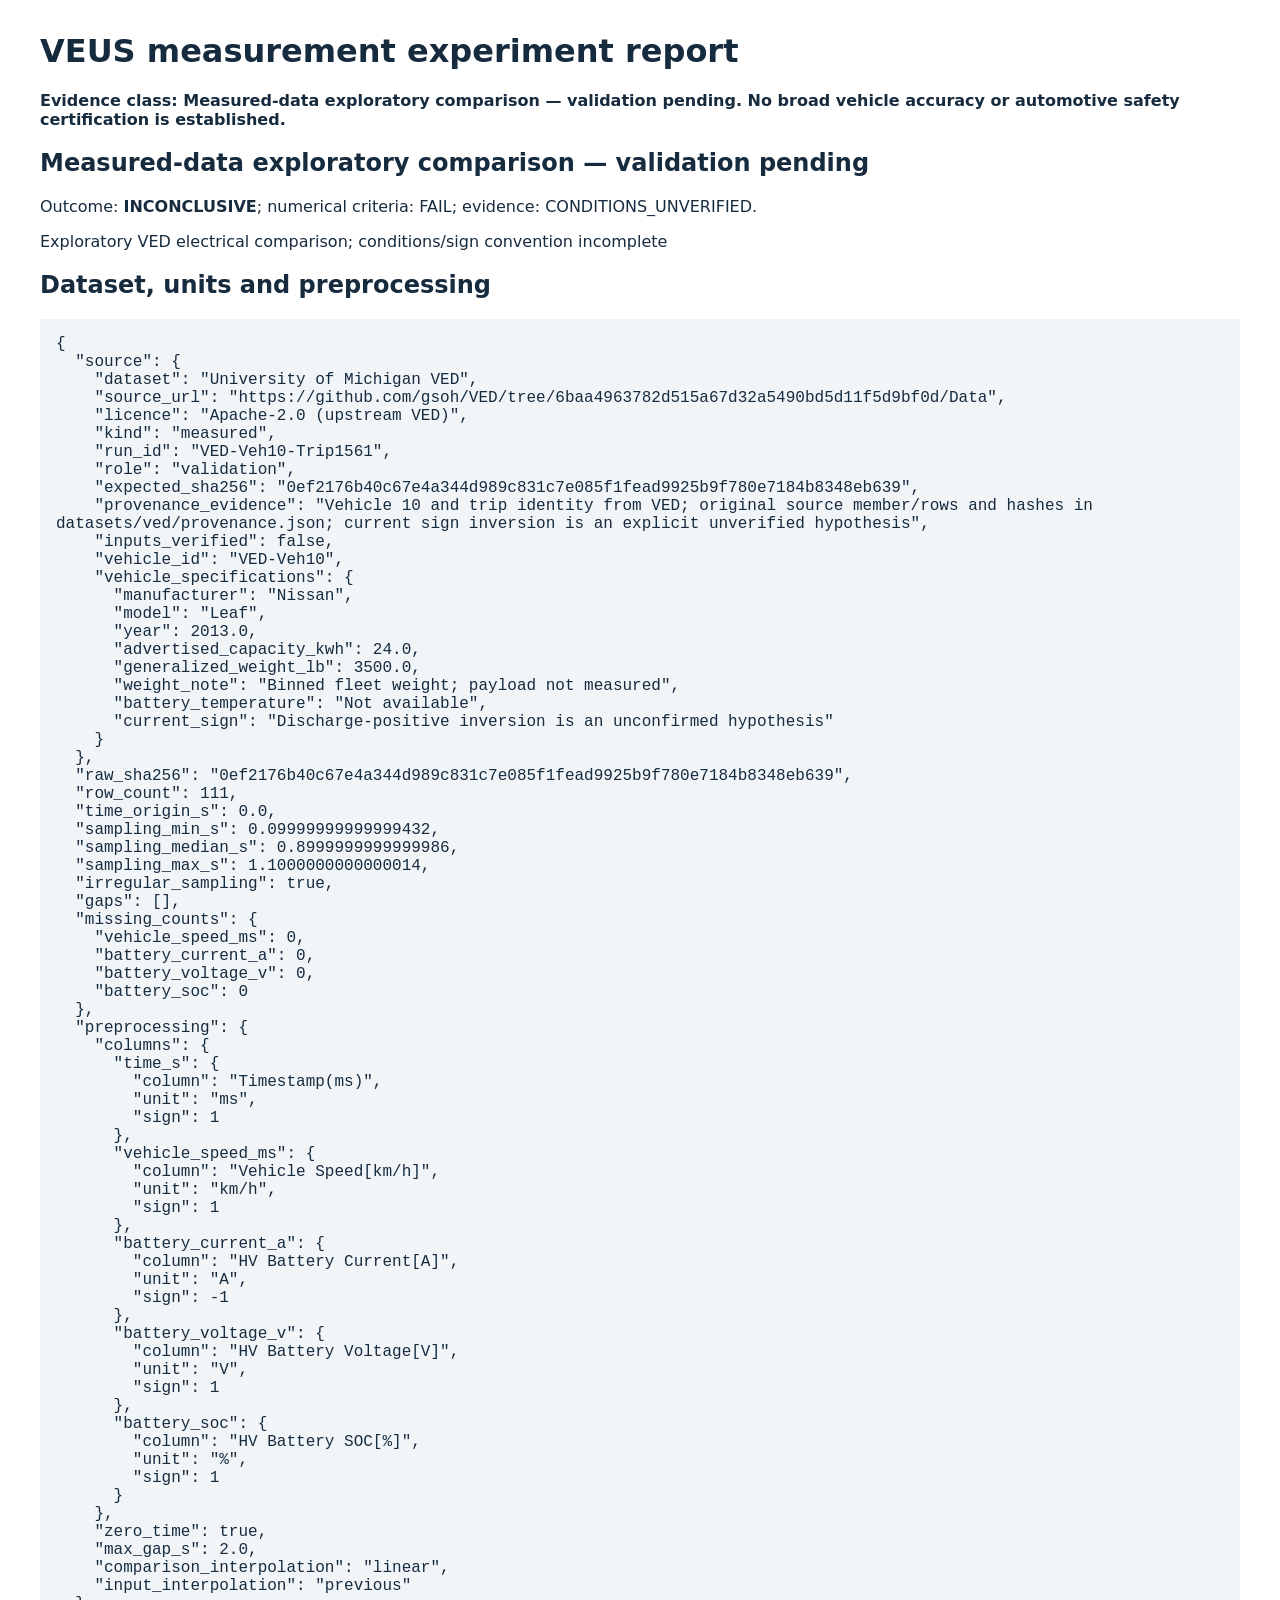
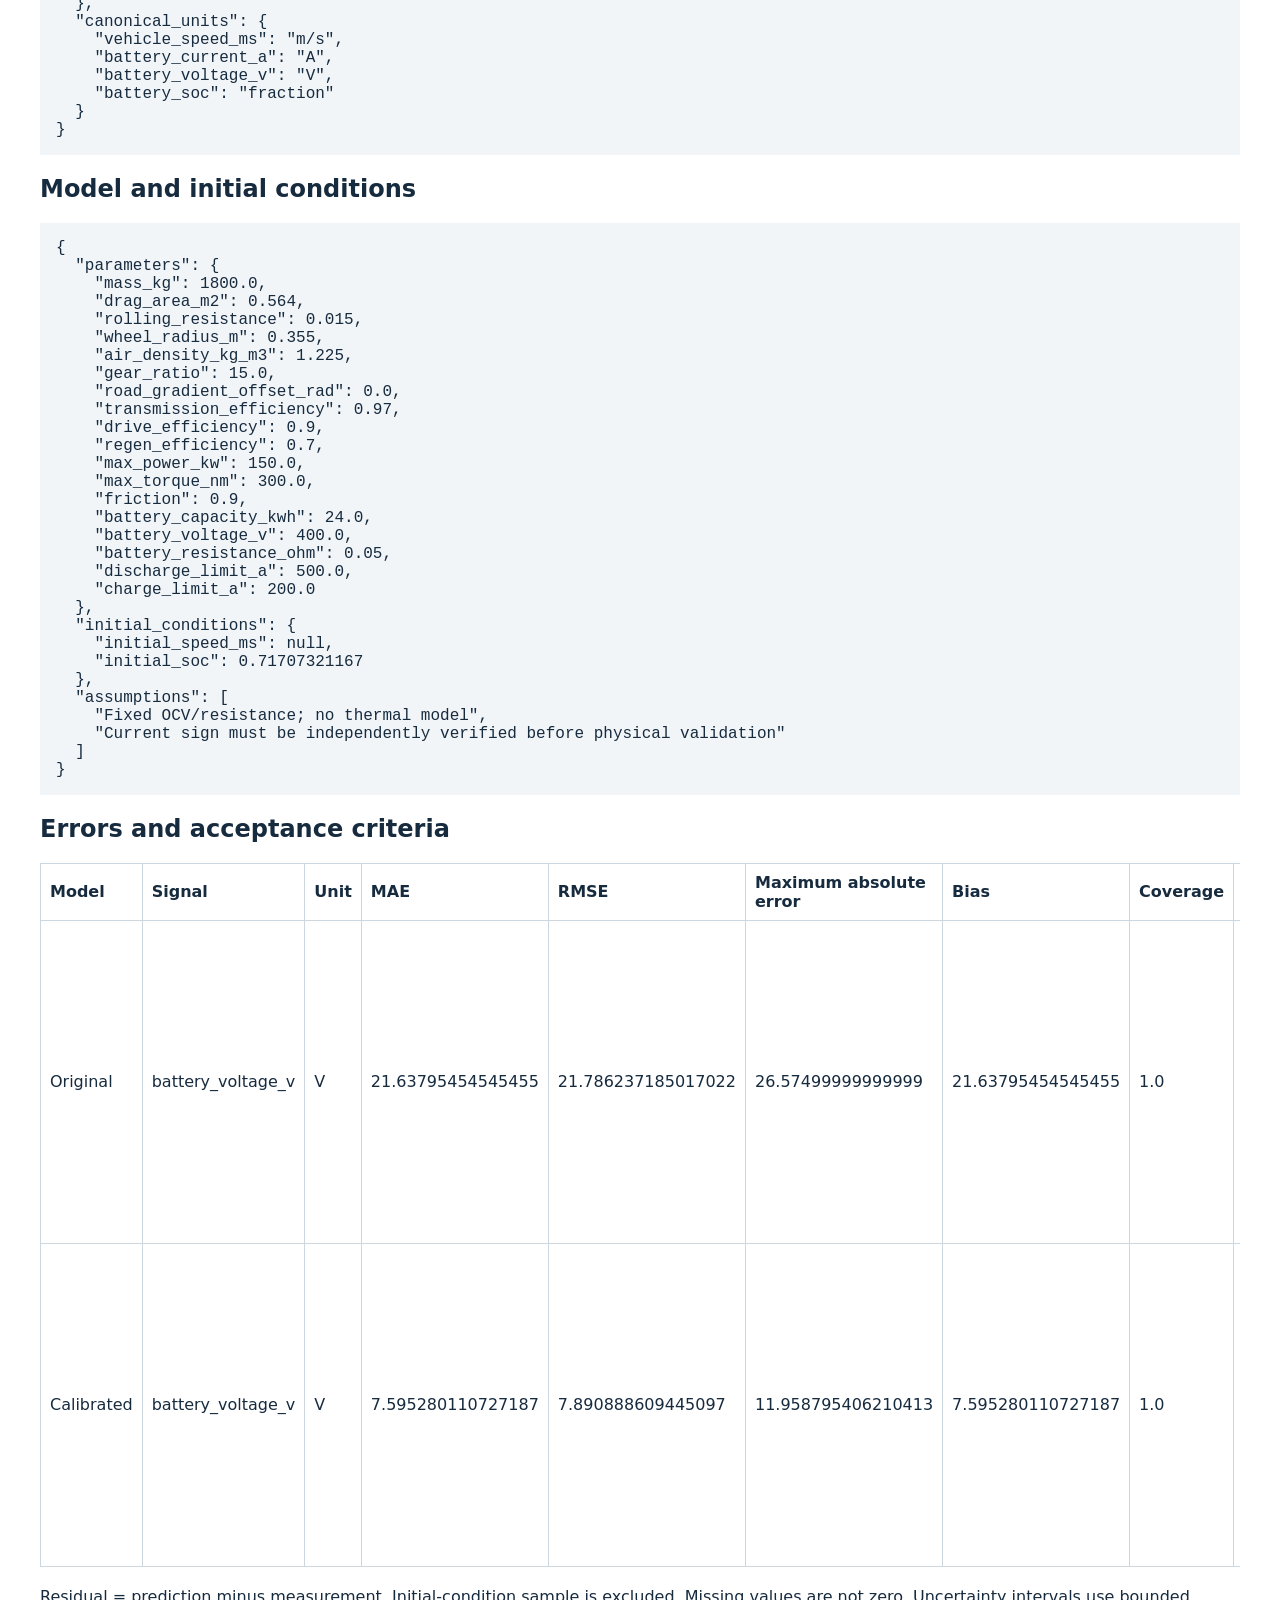
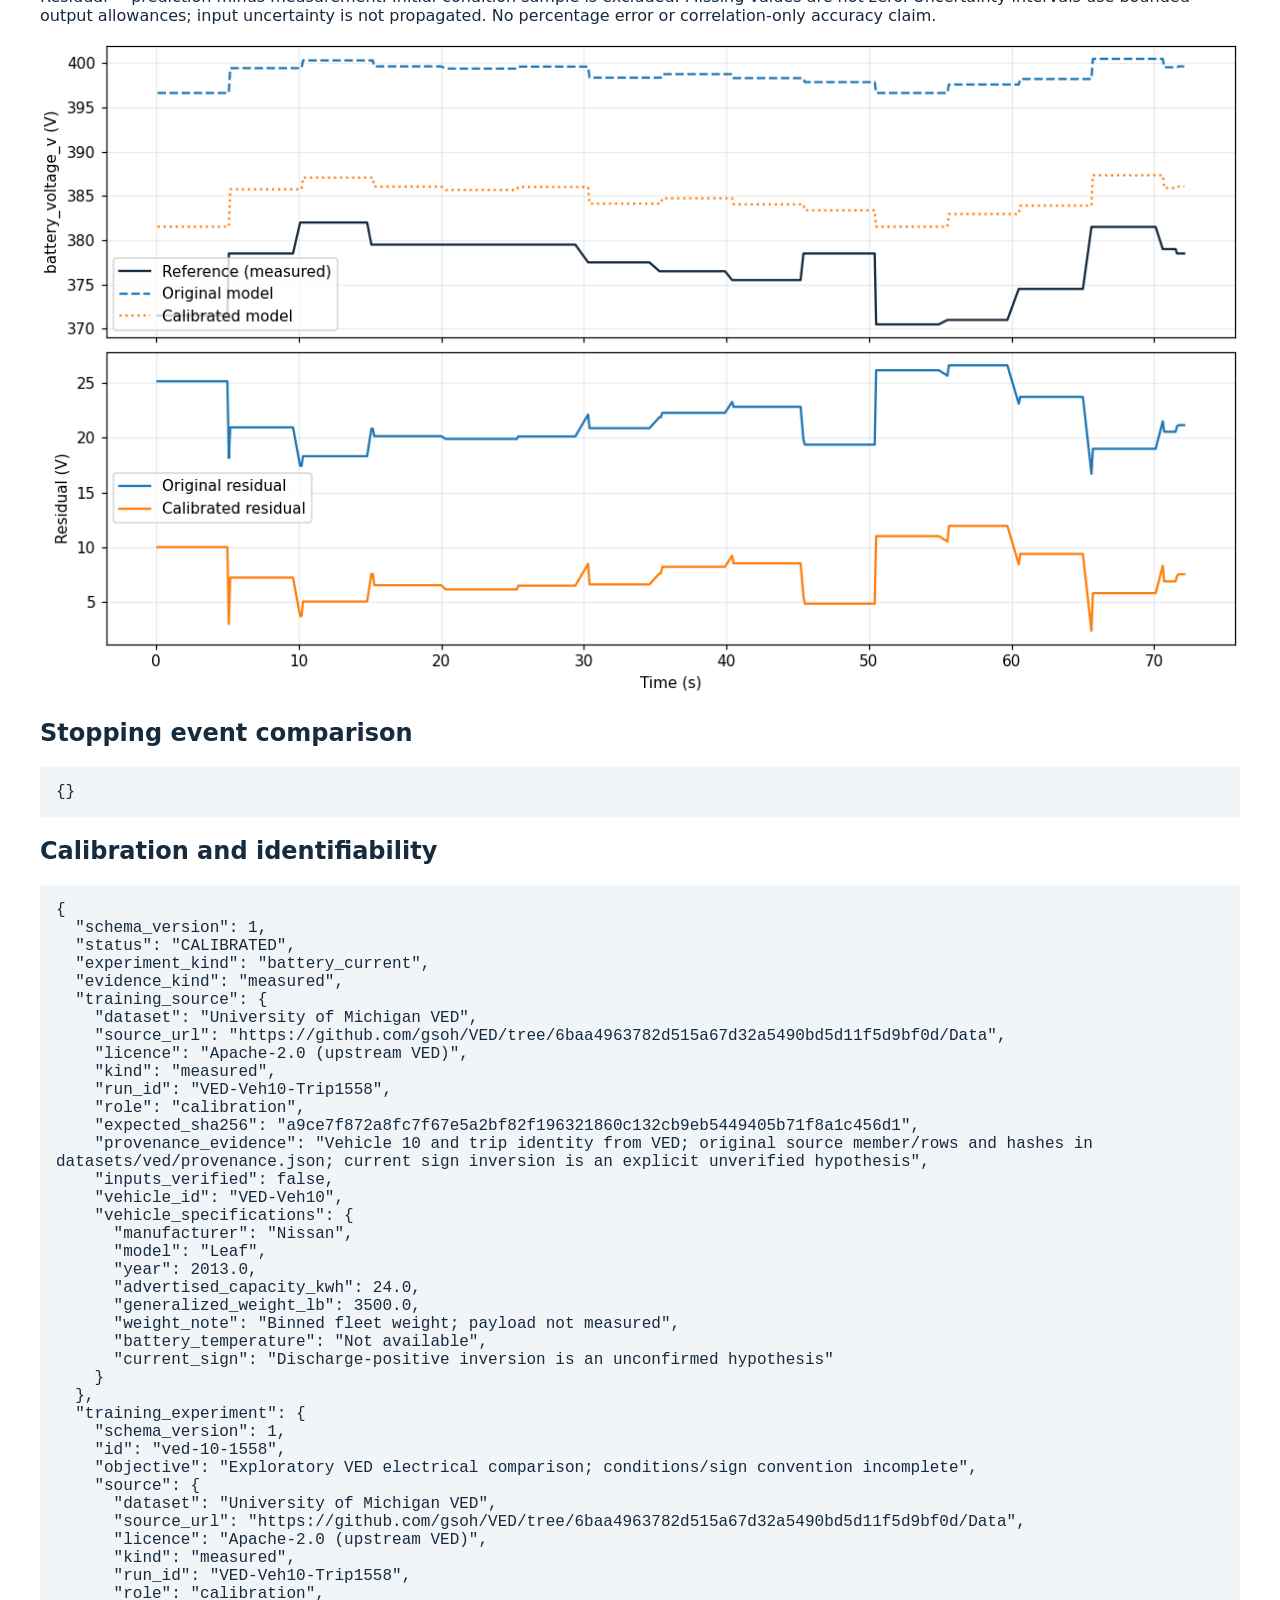
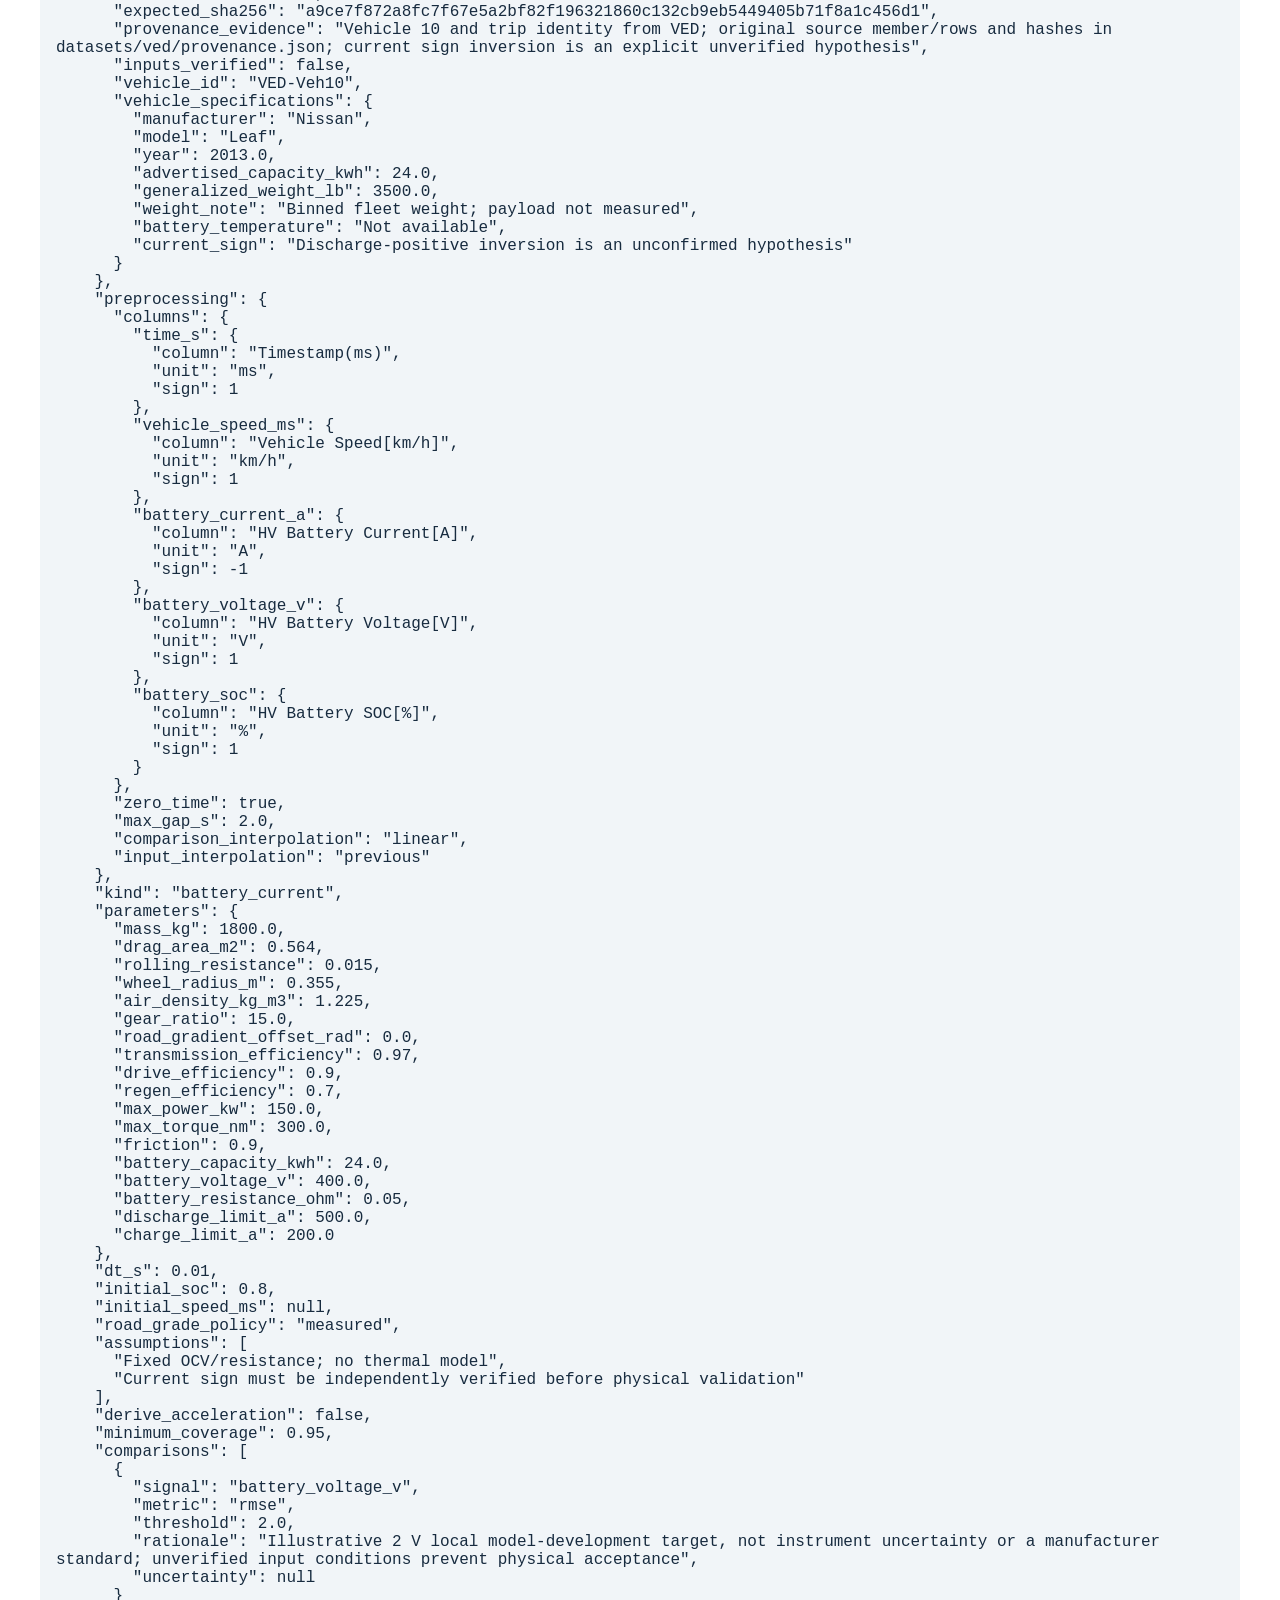
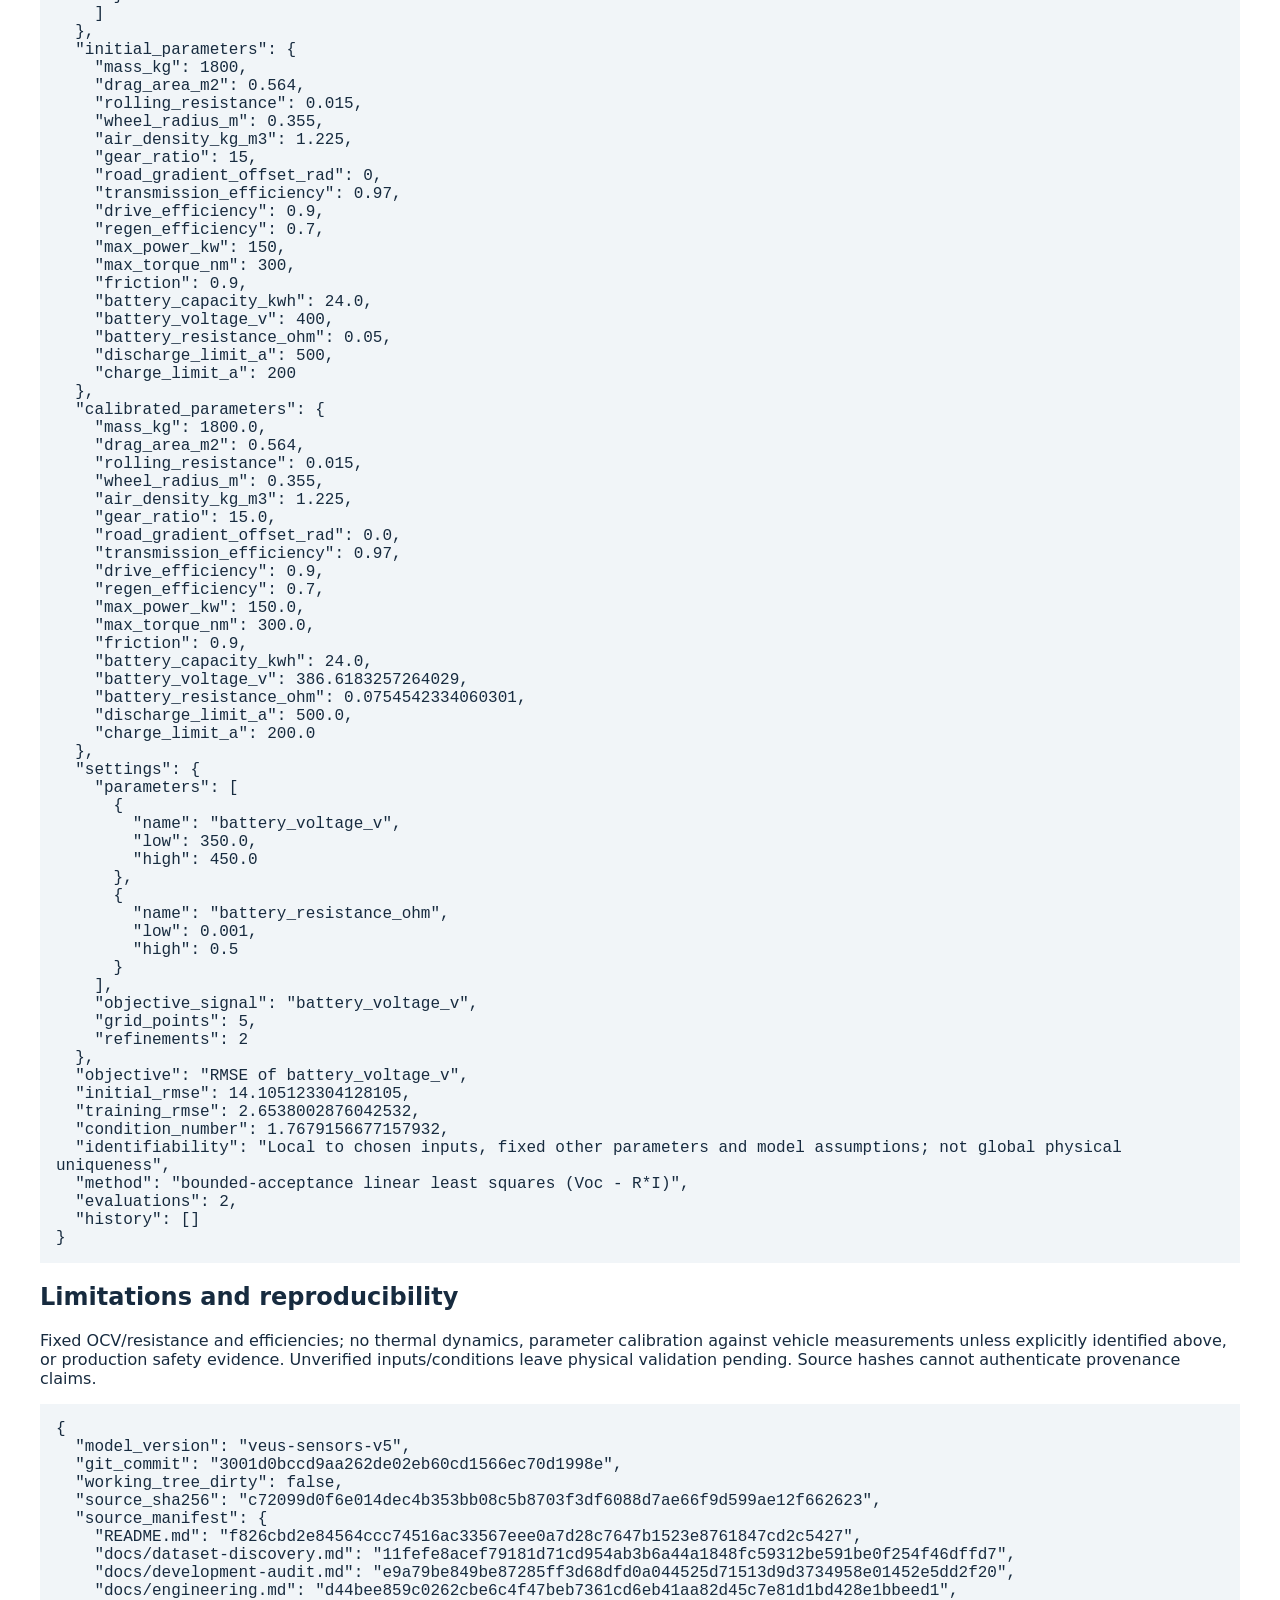
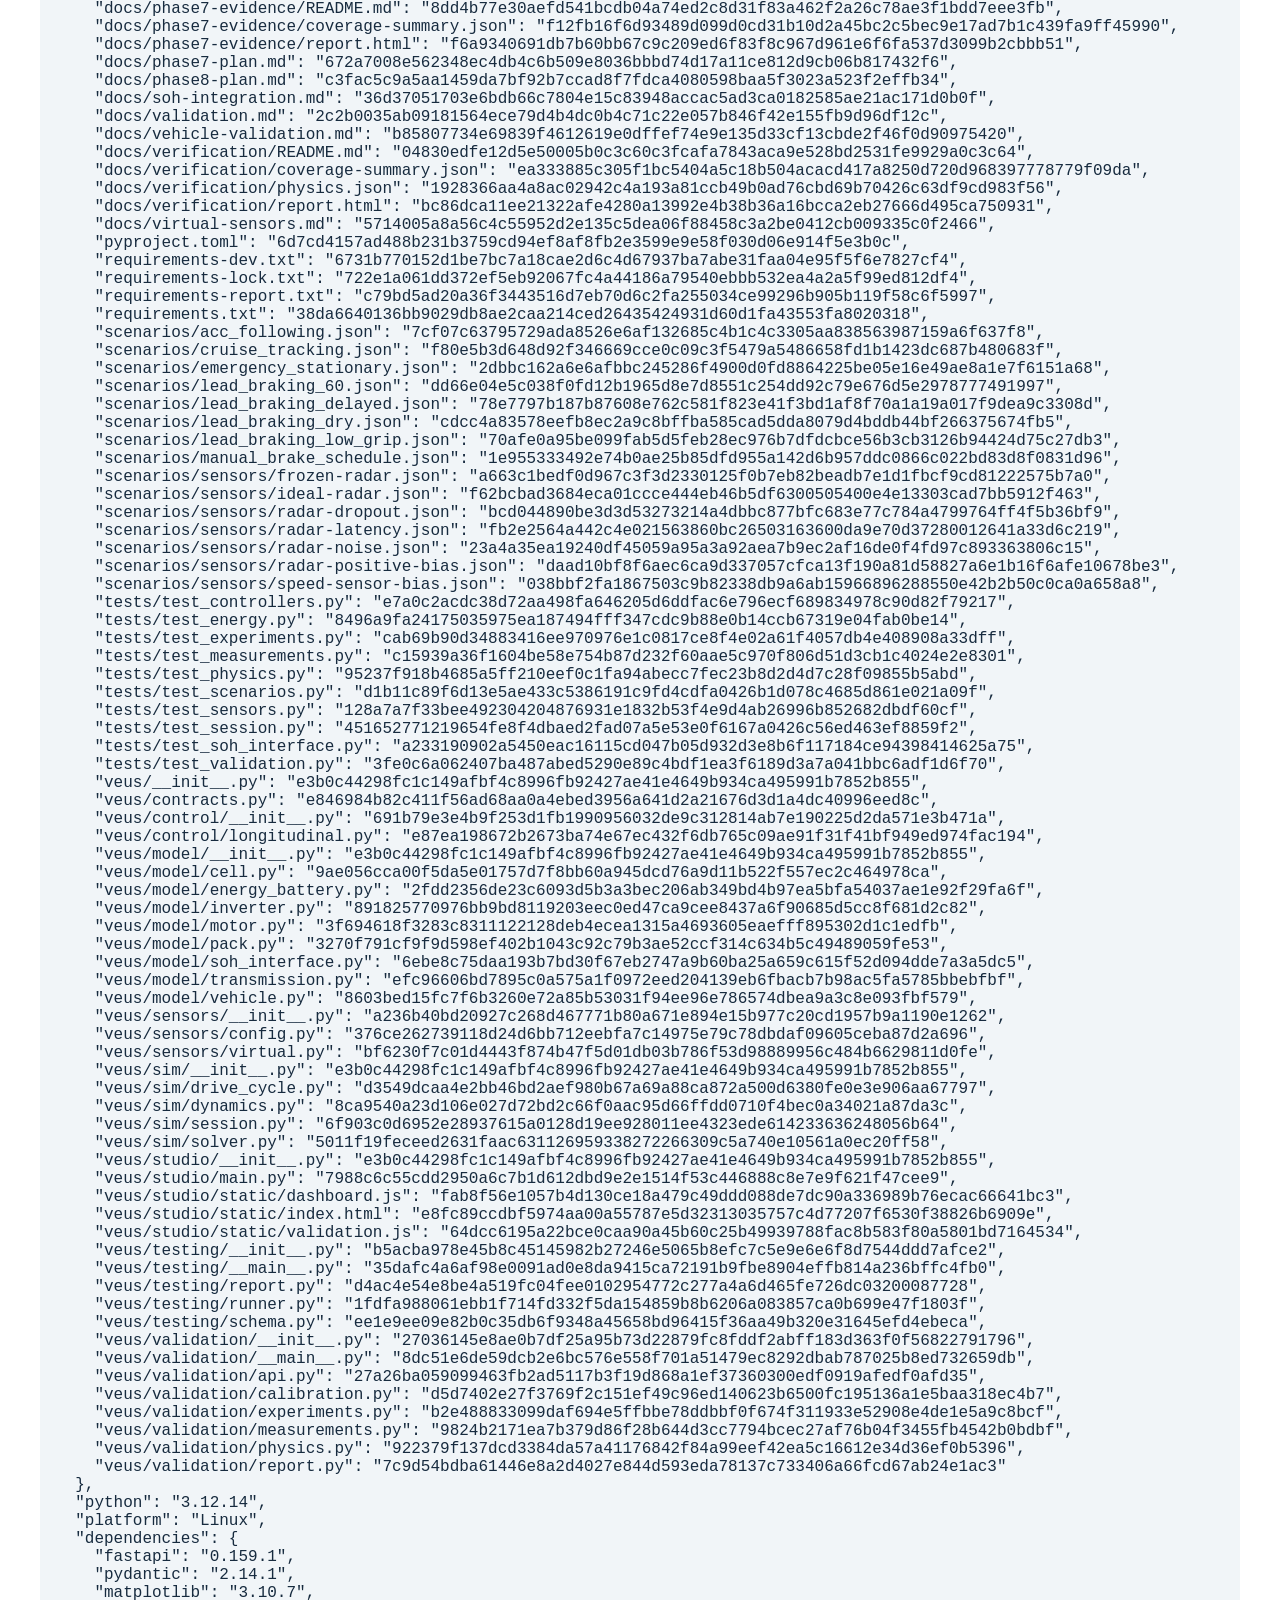
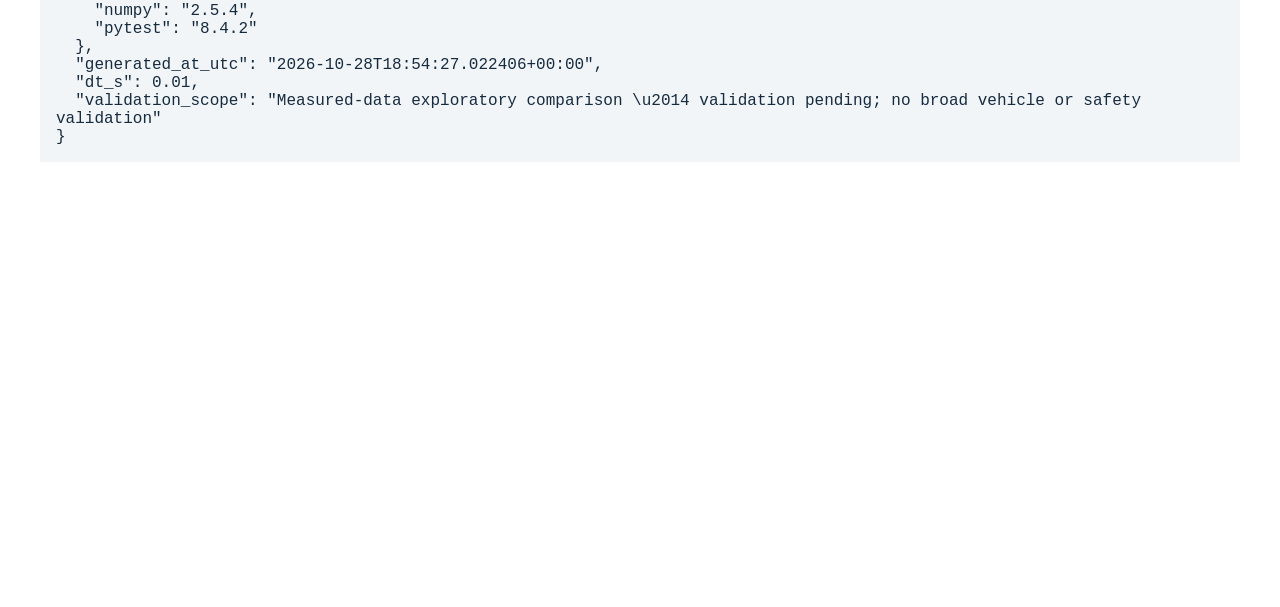
<file: docs/phase8-evidence/ved-holdout.html>
<!doctype html><html lang="en"><meta charset="utf-8"><meta name="viewport" content="width=device-width,initial-scale=1">
<title>VEUS measurement experiment report</title><style>body{font:16px system-ui;max-width:1200px;margin:32px auto;padding:0 20px;color:#172b3f}table{border-collapse:collapse;width:100%;margin:20px 0;display:block;overflow:auto}td,th{text-align:left;border:1px solid #ccd7df;padding:9px}img{width:100%;height:auto}pre{white-space:pre-wrap;overflow-wrap:anywhere;background:#f1f5f8;padding:16px}.PASS{color:#126a41}.FAIL{color:#b42318}.INCONCLUSIVE{color:#875400}section{border-top:2px solid #ccd7df;margin-top:32px}small{color:#40556b}</style>
<h1>VEUS measurement experiment report</h1><p><strong>Evidence class: Measured-data exploratory comparison — validation pending. No broad vehicle accuracy or automotive safety certification is established.</strong></p><h2>Measured-data exploratory comparison — validation pending</h2><p>Outcome: <strong>INCONCLUSIVE</strong>; numerical criteria: FAIL; evidence: CONDITIONS_UNVERIFIED.</p><p>Exploratory VED electrical comparison; conditions/sign convention incomplete</p><h2>Dataset, units and preprocessing</h2><pre>{
  &quot;source&quot;: {
    &quot;dataset&quot;: &quot;University of Michigan VED&quot;,
    &quot;source_url&quot;: &quot;https://github.com/gsoh/VED/tree/6baa4963782d515a67d32a5490bd5d11f5d9bf0d/Data&quot;,
    &quot;licence&quot;: &quot;Apache-2.0 (upstream VED)&quot;,
    &quot;kind&quot;: &quot;measured&quot;,
    &quot;run_id&quot;: &quot;VED-Veh10-Trip1561&quot;,
    &quot;role&quot;: &quot;validation&quot;,
    &quot;expected_sha256&quot;: &quot;0ef2176b40c67e4a344d989c831c7e085f1fead9925b9f780e7184b8348eb639&quot;,
    &quot;provenance_evidence&quot;: &quot;Vehicle 10 and trip identity from VED; original source member/rows and hashes in datasets/ved/provenance.json; current sign inversion is an explicit unverified hypothesis&quot;,
    &quot;inputs_verified&quot;: false,
    &quot;vehicle_id&quot;: &quot;VED-Veh10&quot;,
    &quot;vehicle_specifications&quot;: {
      &quot;manufacturer&quot;: &quot;Nissan&quot;,
      &quot;model&quot;: &quot;Leaf&quot;,
      &quot;year&quot;: 2013.0,
      &quot;advertised_capacity_kwh&quot;: 24.0,
      &quot;generalized_weight_lb&quot;: 3500.0,
      &quot;weight_note&quot;: &quot;Binned fleet weight; payload not measured&quot;,
      &quot;battery_temperature&quot;: &quot;Not available&quot;,
      &quot;current_sign&quot;: &quot;Discharge-positive inversion is an unconfirmed hypothesis&quot;
    }
  },
  &quot;raw_sha256&quot;: &quot;0ef2176b40c67e4a344d989c831c7e085f1fead9925b9f780e7184b8348eb639&quot;,
  &quot;row_count&quot;: 111,
  &quot;time_origin_s&quot;: 0.0,
  &quot;sampling_min_s&quot;: 0.09999999999999432,
  &quot;sampling_median_s&quot;: 0.8999999999999986,
  &quot;sampling_max_s&quot;: 1.1000000000000014,
  &quot;irregular_sampling&quot;: true,
  &quot;gaps&quot;: [],
  &quot;missing_counts&quot;: {
    &quot;vehicle_speed_ms&quot;: 0,
    &quot;battery_current_a&quot;: 0,
    &quot;battery_voltage_v&quot;: 0,
    &quot;battery_soc&quot;: 0
  },
  &quot;preprocessing&quot;: {
    &quot;columns&quot;: {
      &quot;time_s&quot;: {
        &quot;column&quot;: &quot;Timestamp(ms)&quot;,
        &quot;unit&quot;: &quot;ms&quot;,
        &quot;sign&quot;: 1
      },
      &quot;vehicle_speed_ms&quot;: {
        &quot;column&quot;: &quot;Vehicle Speed[km/h]&quot;,
        &quot;unit&quot;: &quot;km/h&quot;,
        &quot;sign&quot;: 1
      },
      &quot;battery_current_a&quot;: {
        &quot;column&quot;: &quot;HV Battery Current[A]&quot;,
        &quot;unit&quot;: &quot;A&quot;,
        &quot;sign&quot;: -1
      },
      &quot;battery_voltage_v&quot;: {
        &quot;column&quot;: &quot;HV Battery Voltage[V]&quot;,
        &quot;unit&quot;: &quot;V&quot;,
        &quot;sign&quot;: 1
      },
      &quot;battery_soc&quot;: {
        &quot;column&quot;: &quot;HV Battery SOC[%]&quot;,
        &quot;unit&quot;: &quot;%&quot;,
        &quot;sign&quot;: 1
      }
    },
    &quot;zero_time&quot;: true,
    &quot;max_gap_s&quot;: 2.0,
    &quot;comparison_interpolation&quot;: &quot;linear&quot;,
    &quot;input_interpolation&quot;: &quot;previous&quot;
  },
  &quot;canonical_units&quot;: {
    &quot;vehicle_speed_ms&quot;: &quot;m/s&quot;,
    &quot;battery_current_a&quot;: &quot;A&quot;,
    &quot;battery_voltage_v&quot;: &quot;V&quot;,
    &quot;battery_soc&quot;: &quot;fraction&quot;
  }
}</pre><h2>Model and initial conditions</h2><pre>{
  &quot;parameters&quot;: {
    &quot;mass_kg&quot;: 1800.0,
    &quot;drag_area_m2&quot;: 0.564,
    &quot;rolling_resistance&quot;: 0.015,
    &quot;wheel_radius_m&quot;: 0.355,
    &quot;air_density_kg_m3&quot;: 1.225,
    &quot;gear_ratio&quot;: 15.0,
    &quot;road_gradient_offset_rad&quot;: 0.0,
    &quot;transmission_efficiency&quot;: 0.97,
    &quot;drive_efficiency&quot;: 0.9,
    &quot;regen_efficiency&quot;: 0.7,
    &quot;max_power_kw&quot;: 150.0,
    &quot;max_torque_nm&quot;: 300.0,
    &quot;friction&quot;: 0.9,
    &quot;battery_capacity_kwh&quot;: 24.0,
    &quot;battery_voltage_v&quot;: 400.0,
    &quot;battery_resistance_ohm&quot;: 0.05,
    &quot;discharge_limit_a&quot;: 500.0,
    &quot;charge_limit_a&quot;: 200.0
  },
  &quot;initial_conditions&quot;: {
    &quot;initial_speed_ms&quot;: null,
    &quot;initial_soc&quot;: 0.71707321167
  },
  &quot;assumptions&quot;: [
    &quot;Fixed OCV/resistance; no thermal model&quot;,
    &quot;Current sign must be independently verified before physical validation&quot;
  ]
}</pre><h2>Errors and acceptance criteria</h2><table><thead><tr><th>Model</th><th>Signal</th><th>Unit</th><th>MAE</th><th>RMSE</th><th>Maximum absolute error</th><th>Bias</th><th>Coverage</th><th>Criterion</th><th>Criterion uncertainty interval</th><th>Status</th><th>Rationale</th></tr></thead><tbody><tr><td>Original</td><td>battery_voltage_v</td><td>V</td><td>21.63795454545455</td><td>21.786237185017022</td><td>26.57499999999999</td><td>21.63795454545455</td><td>1.0</td><td>rmse &lt;= 2.0</td><td>[21.786237185017022, 21.786237185017022]</td><td>FAIL</td><td>Illustrative 2 V local model-development target, not instrument uncertainty or a manufacturer standard; unverified input conditions prevent physical acceptance</td></tr><tr><td>Calibrated</td><td>battery_voltage_v</td><td>V</td><td>7.595280110727187</td><td>7.890888609445097</td><td>11.958795406210413</td><td>7.595280110727187</td><td>1.0</td><td>rmse &lt;= 2.0</td><td>[7.890888609445097, 7.890888609445097]</td><td>FAIL</td><td>Illustrative 2 V local model-development target, not instrument uncertainty or a manufacturer standard; unverified input conditions prevent physical acceptance</td></tr></tbody></table><p>Residual = prediction minus measurement. Initial-condition sample is excluded. Missing values are not zero. Uncertainty intervals use bounded output allowances; input uncertainty is not propagated. No percentage error or correlation-only accuracy claim.</p><img alt="Measured versus predicted signals and residuals" src="[data-uri]"><h2>Stopping event comparison</h2><pre>{}</pre><h2>Calibration and identifiability</h2><pre>{
  &quot;schema_version&quot;: 1,
  &quot;status&quot;: &quot;CALIBRATED&quot;,
  &quot;experiment_kind&quot;: &quot;battery_current&quot;,
  &quot;evidence_kind&quot;: &quot;measured&quot;,
  &quot;training_source&quot;: {
    &quot;dataset&quot;: &quot;University of Michigan VED&quot;,
    &quot;source_url&quot;: &quot;https://github.com/gsoh/VED/tree/6baa4963782d515a67d32a5490bd5d11f5d9bf0d/Data&quot;,
    &quot;licence&quot;: &quot;Apache-2.0 (upstream VED)&quot;,
    &quot;kind&quot;: &quot;measured&quot;,
    &quot;run_id&quot;: &quot;VED-Veh10-Trip1558&quot;,
    &quot;role&quot;: &quot;calibration&quot;,
    &quot;expected_sha256&quot;: &quot;a9ce7f872a8fc7f67e5a2bf82f196321860c132cb9eb5449405b71f8a1c456d1&quot;,
    &quot;provenance_evidence&quot;: &quot;Vehicle 10 and trip identity from VED; original source member/rows and hashes in datasets/ved/provenance.json; current sign inversion is an explicit unverified hypothesis&quot;,
    &quot;inputs_verified&quot;: false,
    &quot;vehicle_id&quot;: &quot;VED-Veh10&quot;,
    &quot;vehicle_specifications&quot;: {
      &quot;manufacturer&quot;: &quot;Nissan&quot;,
      &quot;model&quot;: &quot;Leaf&quot;,
      &quot;year&quot;: 2013.0,
      &quot;advertised_capacity_kwh&quot;: 24.0,
      &quot;generalized_weight_lb&quot;: 3500.0,
      &quot;weight_note&quot;: &quot;Binned fleet weight; payload not measured&quot;,
      &quot;battery_temperature&quot;: &quot;Not available&quot;,
      &quot;current_sign&quot;: &quot;Discharge-positive inversion is an unconfirmed hypothesis&quot;
    }
  },
  &quot;training_experiment&quot;: {
    &quot;schema_version&quot;: 1,
    &quot;id&quot;: &quot;ved-10-1558&quot;,
    &quot;objective&quot;: &quot;Exploratory VED electrical comparison; conditions/sign convention incomplete&quot;,
    &quot;source&quot;: {
      &quot;dataset&quot;: &quot;University of Michigan VED&quot;,
      &quot;source_url&quot;: &quot;https://github.com/gsoh/VED/tree/6baa4963782d515a67d32a5490bd5d11f5d9bf0d/Data&quot;,
      &quot;licence&quot;: &quot;Apache-2.0 (upstream VED)&quot;,
      &quot;kind&quot;: &quot;measured&quot;,
      &quot;run_id&quot;: &quot;VED-Veh10-Trip1558&quot;,
      &quot;role&quot;: &quot;calibration&quot;,
      &quot;expected_sha256&quot;: &quot;a9ce7f872a8fc7f67e5a2bf82f196321860c132cb9eb5449405b71f8a1c456d1&quot;,
      &quot;provenance_evidence&quot;: &quot;Vehicle 10 and trip identity from VED; original source member/rows and hashes in datasets/ved/provenance.json; current sign inversion is an explicit unverified hypothesis&quot;,
      &quot;inputs_verified&quot;: false,
      &quot;vehicle_id&quot;: &quot;VED-Veh10&quot;,
      &quot;vehicle_specifications&quot;: {
        &quot;manufacturer&quot;: &quot;Nissan&quot;,
        &quot;model&quot;: &quot;Leaf&quot;,
        &quot;year&quot;: 2013.0,
        &quot;advertised_capacity_kwh&quot;: 24.0,
        &quot;generalized_weight_lb&quot;: 3500.0,
        &quot;weight_note&quot;: &quot;Binned fleet weight; payload not measured&quot;,
        &quot;battery_temperature&quot;: &quot;Not available&quot;,
        &quot;current_sign&quot;: &quot;Discharge-positive inversion is an unconfirmed hypothesis&quot;
      }
    },
    &quot;preprocessing&quot;: {
      &quot;columns&quot;: {
        &quot;time_s&quot;: {
          &quot;column&quot;: &quot;Timestamp(ms)&quot;,
          &quot;unit&quot;: &quot;ms&quot;,
          &quot;sign&quot;: 1
        },
        &quot;vehicle_speed_ms&quot;: {
          &quot;column&quot;: &quot;Vehicle Speed[km/h]&quot;,
          &quot;unit&quot;: &quot;km/h&quot;,
          &quot;sign&quot;: 1
        },
        &quot;battery_current_a&quot;: {
          &quot;column&quot;: &quot;HV Battery Current[A]&quot;,
          &quot;unit&quot;: &quot;A&quot;,
          &quot;sign&quot;: -1
        },
        &quot;battery_voltage_v&quot;: {
          &quot;column&quot;: &quot;HV Battery Voltage[V]&quot;,
          &quot;unit&quot;: &quot;V&quot;,
          &quot;sign&quot;: 1
        },
        &quot;battery_soc&quot;: {
          &quot;column&quot;: &quot;HV Battery SOC[%]&quot;,
          &quot;unit&quot;: &quot;%&quot;,
          &quot;sign&quot;: 1
        }
      },
      &quot;zero_time&quot;: true,
      &quot;max_gap_s&quot;: 2.0,
      &quot;comparison_interpolation&quot;: &quot;linear&quot;,
      &quot;input_interpolation&quot;: &quot;previous&quot;
    },
    &quot;kind&quot;: &quot;battery_current&quot;,
    &quot;parameters&quot;: {
      &quot;mass_kg&quot;: 1800.0,
      &quot;drag_area_m2&quot;: 0.564,
      &quot;rolling_resistance&quot;: 0.015,
      &quot;wheel_radius_m&quot;: 0.355,
      &quot;air_density_kg_m3&quot;: 1.225,
      &quot;gear_ratio&quot;: 15.0,
      &quot;road_gradient_offset_rad&quot;: 0.0,
      &quot;transmission_efficiency&quot;: 0.97,
      &quot;drive_efficiency&quot;: 0.9,
      &quot;regen_efficiency&quot;: 0.7,
      &quot;max_power_kw&quot;: 150.0,
      &quot;max_torque_nm&quot;: 300.0,
      &quot;friction&quot;: 0.9,
      &quot;battery_capacity_kwh&quot;: 24.0,
      &quot;battery_voltage_v&quot;: 400.0,
      &quot;battery_resistance_ohm&quot;: 0.05,
      &quot;discharge_limit_a&quot;: 500.0,
      &quot;charge_limit_a&quot;: 200.0
    },
    &quot;dt_s&quot;: 0.01,
    &quot;initial_soc&quot;: 0.8,
    &quot;initial_speed_ms&quot;: null,
    &quot;road_grade_policy&quot;: &quot;measured&quot;,
    &quot;assumptions&quot;: [
      &quot;Fixed OCV/resistance; no thermal model&quot;,
      &quot;Current sign must be independently verified before physical validation&quot;
    ],
    &quot;derive_acceleration&quot;: false,
    &quot;minimum_coverage&quot;: 0.95,
    &quot;comparisons&quot;: [
      {
        &quot;signal&quot;: &quot;battery_voltage_v&quot;,
        &quot;metric&quot;: &quot;rmse&quot;,
        &quot;threshold&quot;: 2.0,
        &quot;rationale&quot;: &quot;Illustrative 2 V local model-development target, not instrument uncertainty or a manufacturer standard; unverified input conditions prevent physical acceptance&quot;,
        &quot;uncertainty&quot;: null
      }
    ]
  },
  &quot;initial_parameters&quot;: {
    &quot;mass_kg&quot;: 1800,
    &quot;drag_area_m2&quot;: 0.564,
    &quot;rolling_resistance&quot;: 0.015,
    &quot;wheel_radius_m&quot;: 0.355,
    &quot;air_density_kg_m3&quot;: 1.225,
    &quot;gear_ratio&quot;: 15,
    &quot;road_gradient_offset_rad&quot;: 0,
    &quot;transmission_efficiency&quot;: 0.97,
    &quot;drive_efficiency&quot;: 0.9,
    &quot;regen_efficiency&quot;: 0.7,
    &quot;max_power_kw&quot;: 150,
    &quot;max_torque_nm&quot;: 300,
    &quot;friction&quot;: 0.9,
    &quot;battery_capacity_kwh&quot;: 24.0,
    &quot;battery_voltage_v&quot;: 400,
    &quot;battery_resistance_ohm&quot;: 0.05,
    &quot;discharge_limit_a&quot;: 500,
    &quot;charge_limit_a&quot;: 200
  },
  &quot;calibrated_parameters&quot;: {
    &quot;mass_kg&quot;: 1800.0,
    &quot;drag_area_m2&quot;: 0.564,
    &quot;rolling_resistance&quot;: 0.015,
    &quot;wheel_radius_m&quot;: 0.355,
    &quot;air_density_kg_m3&quot;: 1.225,
    &quot;gear_ratio&quot;: 15.0,
    &quot;road_gradient_offset_rad&quot;: 0.0,
    &quot;transmission_efficiency&quot;: 0.97,
    &quot;drive_efficiency&quot;: 0.9,
    &quot;regen_efficiency&quot;: 0.7,
    &quot;max_power_kw&quot;: 150.0,
    &quot;max_torque_nm&quot;: 300.0,
    &quot;friction&quot;: 0.9,
    &quot;battery_capacity_kwh&quot;: 24.0,
    &quot;battery_voltage_v&quot;: 386.6183257264029,
    &quot;battery_resistance_ohm&quot;: 0.0754542334060301,
    &quot;discharge_limit_a&quot;: 500.0,
    &quot;charge_limit_a&quot;: 200.0
  },
  &quot;settings&quot;: {
    &quot;parameters&quot;: [
      {
        &quot;name&quot;: &quot;battery_voltage_v&quot;,
        &quot;low&quot;: 350.0,
        &quot;high&quot;: 450.0
      },
      {
        &quot;name&quot;: &quot;battery_resistance_ohm&quot;,
        &quot;low&quot;: 0.001,
        &quot;high&quot;: 0.5
      }
    ],
    &quot;objective_signal&quot;: &quot;battery_voltage_v&quot;,
    &quot;grid_points&quot;: 5,
    &quot;refinements&quot;: 2
  },
  &quot;objective&quot;: &quot;RMSE of battery_voltage_v&quot;,
  &quot;initial_rmse&quot;: 14.105123304128105,
  &quot;training_rmse&quot;: 2.6538002876042532,
  &quot;condition_number&quot;: 1.7679156677157932,
  &quot;identifiability&quot;: &quot;Local to chosen inputs, fixed other parameters and model assumptions; not global physical uniqueness&quot;,
  &quot;method&quot;: &quot;bounded-acceptance linear least squares (Voc - R*I)&quot;,
  &quot;evaluations&quot;: 2,
  &quot;history&quot;: []
}</pre><h2>Limitations and reproducibility</h2><p>Fixed OCV/resistance and efficiencies; no thermal dynamics, parameter calibration against vehicle measurements unless explicitly identified above, or production safety evidence. Unverified inputs/conditions leave physical validation pending. Source hashes cannot authenticate provenance claims.</p><pre>{
  &quot;model_version&quot;: &quot;veus-sensors-v5&quot;,
  &quot;git_commit&quot;: &quot;3001d0bccd9aa262de02eb60cd1566ec70d1998e&quot;,
  &quot;working_tree_dirty&quot;: false,
  &quot;source_sha256&quot;: &quot;c72099d0f6e014dec4b353bb08c5b8703f3df6088d7ae66f9d599ae12f662623&quot;,
  &quot;source_manifest&quot;: {
    &quot;README.md&quot;: &quot;f826cbd2e84564ccc74516ac33567eee0a7d28c7647b1523e8761847cd2c5427&quot;,
    &quot;docs/dataset-discovery.md&quot;: &quot;11fefe8acef79181d71cd954ab3b6a44a1848fc59312be591be0f254f46dffd7&quot;,
    &quot;docs/development-audit.md&quot;: &quot;e9a79be849be87285ff3d68dfd0a044525d71513d9d3734958e01452e5dd2f20&quot;,
    &quot;docs/engineering.md&quot;: &quot;d44bee859c0262cbe6c4f47beb7361cd6eb41aa82d45c7e81d1bd428e1bbeed1&quot;,
    &quot;docs/phase7-evidence/README.md&quot;: &quot;8dd4b77e30aefd541bcdb04a74ed2c8d31f83a462f2a26c78ae3f1bdd7eee3fb&quot;,
    &quot;docs/phase7-evidence/coverage-summary.json&quot;: &quot;f12fb16f6d93489d099d0cd31b10d2a45bc2c5bec9e17ad7b1c439fa9ff45990&quot;,
    &quot;docs/phase7-evidence/report.html&quot;: &quot;f6a9340691db7b60bb67c9c209ed6f83f8c967d961e6f6fa537d3099b2cbbb51&quot;,
    &quot;docs/phase7-plan.md&quot;: &quot;672a7008e562348ec4db4c6b509e8036bbbd74d17a11ce812d9cb06b817432f6&quot;,
    &quot;docs/phase8-plan.md&quot;: &quot;c3fac5c9a5aa1459da7bf92b7ccad8f7fdca4080598baa5f3023a523f2effb34&quot;,
    &quot;docs/soh-integration.md&quot;: &quot;36d37051703e6bdb66c7804e15c83948accac5ad3ca0182585ae21ac171d0b0f&quot;,
    &quot;docs/validation.md&quot;: &quot;2c2b0035ab09181564ece79d4b4dc0b4c71c22e057b846f42e155fb9d96df12c&quot;,
    &quot;docs/vehicle-validation.md&quot;: &quot;b85807734e69839f4612619e0dffef74e9e135d33cf13cbde2f46f0d90975420&quot;,
    &quot;docs/verification/README.md&quot;: &quot;04830edfe12d5e50005b0c3c60c3fcafa7843aca9e528bd2531fe9929a0c3c64&quot;,
    &quot;docs/verification/coverage-summary.json&quot;: &quot;ea333885c305f1bc5404a5c18b504acacd417a8250d720d968397778779f09da&quot;,
    &quot;docs/verification/physics.json&quot;: &quot;1928366aa4a8ac02942c4a193a81ccb49b0ad76cbd69b70426c63df9cd983f56&quot;,
    &quot;docs/verification/report.html&quot;: &quot;bc86dca11ee21322afe4280a13992e4b38b36a16bcca2eb27666d495ca750931&quot;,
    &quot;docs/virtual-sensors.md&quot;: &quot;5714005a8a56c4c55952d2e135c5dea06f88458c3a2be0412cb009335c0f2466&quot;,
    &quot;pyproject.toml&quot;: &quot;6d7cd4157ad488b231b3759cd94ef8af8fb2e3599e9e58f030d06e914f5e3b0c&quot;,
    &quot;requirements-dev.txt&quot;: &quot;6731b770152d1be7bc7a18cae2d6c4d67937ba7abe31faa04e95f5f6e7827cf4&quot;,
    &quot;requirements-lock.txt&quot;: &quot;722e1a061dd372ef5eb92067fc4a44186a79540ebbb532ea4a2a5f99ed812df4&quot;,
    &quot;requirements-report.txt&quot;: &quot;c79bd5ad20a36f3443516d7eb70d6c2fa255034ce99296b905b119f58c6f5997&quot;,
    &quot;requirements.txt&quot;: &quot;38da6640136bb9029db8ae2caa214ced26435424931d60d1fa43553fa8020318&quot;,
    &quot;scenarios/acc_following.json&quot;: &quot;7cf07c63795729ada8526e6af132685c4b1c4c3305aa838563987159a6f637f8&quot;,
    &quot;scenarios/cruise_tracking.json&quot;: &quot;f80e5b3d648d92f346669cce0c09c3f5479a5486658fd1b1423dc687b480683f&quot;,
    &quot;scenarios/emergency_stationary.json&quot;: &quot;2dbbc162a6e6afbbc245286f4900d0fd8864225be05e16e49ae8a1e7f6151a68&quot;,
    &quot;scenarios/lead_braking_60.json&quot;: &quot;dd66e04e5c038f0fd12b1965d8e7d8551c254dd92c79e676d5e2978777491997&quot;,
    &quot;scenarios/lead_braking_delayed.json&quot;: &quot;78e7797b187b87608e762c581f823e41f3bd1af8f70a1a19a017f9dea9c3308d&quot;,
    &quot;scenarios/lead_braking_dry.json&quot;: &quot;cdcc4a83578eefb8ec2a9c8bffba585cad5dda8079d4bddb44bf266375674fb5&quot;,
    &quot;scenarios/lead_braking_low_grip.json&quot;: &quot;70afe0a95be099fab5d5feb28ec976b7dfdcbce56b3cb3126b94424d75c27db3&quot;,
    &quot;scenarios/manual_brake_schedule.json&quot;: &quot;1e955333492e74b0ae25b85dfd955a142d6b957ddc0866c022bd83d8f0831d96&quot;,
    &quot;scenarios/sensors/frozen-radar.json&quot;: &quot;a663c1bedf0d967c3f3d2330125f0b7eb82beadb7e1d1fbcf9cd81222575b7a0&quot;,
    &quot;scenarios/sensors/ideal-radar.json&quot;: &quot;f62bcbad3684eca01ccce444eb46b5df6300505400e4e13303cad7bb5912f463&quot;,
    &quot;scenarios/sensors/radar-dropout.json&quot;: &quot;bcd044890be3d3d53273214a4dbbc877bfc683e77c784a4799764ff4f5b36bf9&quot;,
    &quot;scenarios/sensors/radar-latency.json&quot;: &quot;fb2e2564a442c4e021563860bc26503163600da9e70d37280012641a33d6c219&quot;,
    &quot;scenarios/sensors/radar-noise.json&quot;: &quot;23a4a35ea19240df45059a95a3a92aea7b9ec2af16de0f4fd97c893363806c15&quot;,
    &quot;scenarios/sensors/radar-positive-bias.json&quot;: &quot;daad10bf8f6aec6ca9d337057cfca13f190a81d58827a6e1b16f6afe10678be3&quot;,
    &quot;scenarios/sensors/speed-sensor-bias.json&quot;: &quot;038bbf2fa1867503c9b82338db9a6ab15966896288550e42b2b50c0ca0a658a8&quot;,
    &quot;tests/test_controllers.py&quot;: &quot;e7a0c2acdc38d72aa498fa646205d6ddfac6e796ecf689834978c90d82f79217&quot;,
    &quot;tests/test_energy.py&quot;: &quot;8496a9fa24175035975ea187494fff347cdc9b88e0b14ccb67319e04fab0be14&quot;,
    &quot;tests/test_experiments.py&quot;: &quot;cab69b90d34883416ee970976e1c0817ce8f4e02a61f4057db4e408908a33dff&quot;,
    &quot;tests/test_measurements.py&quot;: &quot;c15939a36f1604be58e754b87d232f60aae5c970f806d51d3cb1c4024e2e8301&quot;,
    &quot;tests/test_physics.py&quot;: &quot;95237f918b4685a5ff210eef0c1fa94abecc7fec23b8d2d4d7c28f09855b5abd&quot;,
    &quot;tests/test_scenarios.py&quot;: &quot;d1b11c89f6d13e5ae433c5386191c9fd4cdfa0426b1d078c4685d861e021a09f&quot;,
    &quot;tests/test_sensors.py&quot;: &quot;128a7a7f33bee492304204876931e1832b53f4e9d4ab26996b852682dbdf60cf&quot;,
    &quot;tests/test_session.py&quot;: &quot;451652771219654fe8f4dbaed2fad07a5e53e0f6167a0426c56ed463ef8859f2&quot;,
    &quot;tests/test_soh_interface.py&quot;: &quot;a233190902a5450eac16115cd047b05d932d3e8b6f117184ce94398414625a75&quot;,
    &quot;tests/test_validation.py&quot;: &quot;3fe0c6a062407ba487abed5290e89c4bdf1ea3f6189d3a7a041bbc6adf1d6f70&quot;,
    &quot;veus/__init__.py&quot;: &quot;e3b0c44298fc1c149afbf4c8996fb92427ae41e4649b934ca495991b7852b855&quot;,
    &quot;veus/contracts.py&quot;: &quot;e846984b82c411f56ad68aa0a4ebed3956a641d2a21676d3d1a4dc40996eed8c&quot;,
    &quot;veus/control/__init__.py&quot;: &quot;691b79e3e4b9f253d1fb1990956032de9c312814ab7e190225d2da571e3b471a&quot;,
    &quot;veus/control/longitudinal.py&quot;: &quot;e87ea198672b2673ba74e67ec432f6db765c09ae91f31f41bf949ed974fac194&quot;,
    &quot;veus/model/__init__.py&quot;: &quot;e3b0c44298fc1c149afbf4c8996fb92427ae41e4649b934ca495991b7852b855&quot;,
    &quot;veus/model/cell.py&quot;: &quot;9ae056cca00f5da5e01757d7f8bb60a945dcd76a9d11b522f557ec2c464978ca&quot;,
    &quot;veus/model/energy_battery.py&quot;: &quot;2fdd2356de23c6093d5b3a3bec206ab349bd4b97ea5bfa54037ae1e92f29fa6f&quot;,
    &quot;veus/model/inverter.py&quot;: &quot;891825770976bb9bd8119203eec0ed47ca9cee8437a6f90685d5cc8f681d2c82&quot;,
    &quot;veus/model/motor.py&quot;: &quot;3f694618f3283c8311122128deb4ecea1315a4693605eaefff895302d1c1edfb&quot;,
    &quot;veus/model/pack.py&quot;: &quot;3270f791cf9f9d598ef402b1043c92c79b3ae52ccf314c634b5c49489059fe53&quot;,
    &quot;veus/model/soh_interface.py&quot;: &quot;6ebe8c75daa193b7bd30f67eb2747a9b60ba25a659c615f52d094dde7a3a5dc5&quot;,
    &quot;veus/model/transmission.py&quot;: &quot;efc96606bd7895c0a575a1f0972eed204139eb6fbacb7b98ac5fa5785bbebfbf&quot;,
    &quot;veus/model/vehicle.py&quot;: &quot;8603bed15fc7f6b3260e72a85b53031f94ee96e786574dbea9a3c8e093fbf579&quot;,
    &quot;veus/sensors/__init__.py&quot;: &quot;a236b40bd20927c268d467771b80a671e894e15b977c20cd1957b9a1190e1262&quot;,
    &quot;veus/sensors/config.py&quot;: &quot;376ce262739118d24d6bb712eebfa7c14975e79c78dbdaf09605ceba87d2a696&quot;,
    &quot;veus/sensors/virtual.py&quot;: &quot;bf6230f7c01d4443f874b47f5d01db03b786f53d98889956c484b6629811d0fe&quot;,
    &quot;veus/sim/__init__.py&quot;: &quot;e3b0c44298fc1c149afbf4c8996fb92427ae41e4649b934ca495991b7852b855&quot;,
    &quot;veus/sim/drive_cycle.py&quot;: &quot;d3549dcaa4e2bb46bd2aef980b67a69a88ca872a500d6380fe0e3e906aa67797&quot;,
    &quot;veus/sim/dynamics.py&quot;: &quot;8ca9540a23d106e027d72bd2c66f0aac95d66ffdd0710f4bec0a34021a87da3c&quot;,
    &quot;veus/sim/session.py&quot;: &quot;6f903c0d6952e28937615a0128d19ee928011ee4323ede614233636248056b64&quot;,
    &quot;veus/sim/solver.py&quot;: &quot;5011f19feceed2631faac631126959338272266309c5a740e10561a0ec20ff58&quot;,
    &quot;veus/studio/__init__.py&quot;: &quot;e3b0c44298fc1c149afbf4c8996fb92427ae41e4649b934ca495991b7852b855&quot;,
    &quot;veus/studio/main.py&quot;: &quot;7988c6c55cdd2950a6c7b1d612dbd9e2e1514f53c446888c8e7e9f621f47cee9&quot;,
    &quot;veus/studio/static/dashboard.js&quot;: &quot;fab8f56e1057b4d130ce18a479c49ddd088de7dc90a336989b76ecac66641bc3&quot;,
    &quot;veus/studio/static/index.html&quot;: &quot;e8fc89ccdbf5974aa00a55787e5d32313035757c4d77207f6530f38826b6909e&quot;,
    &quot;veus/studio/static/validation.js&quot;: &quot;64dcc6195a22bce0caa90a45b60c25b49939788fac8b583f80a5801bd7164534&quot;,
    &quot;veus/testing/__init__.py&quot;: &quot;b5acba978e45b8c45145982b27246e5065b8efc7c5e9e6e6f8d7544ddd7afce2&quot;,
    &quot;veus/testing/__main__.py&quot;: &quot;35dafc4a6af98e0091ad0e8da9415ca72191b9fbe8904effb814a236bffc4fb0&quot;,
    &quot;veus/testing/report.py&quot;: &quot;d4ac4e54e8be4a519fc04fee0102954772c277a4a6d465fe726dc03200087728&quot;,
    &quot;veus/testing/runner.py&quot;: &quot;1fdfa988061ebb1f714fd332f5da154859b8b6206a083857ca0b699e47f1803f&quot;,
    &quot;veus/testing/schema.py&quot;: &quot;ee1e9ee09e82b0c35db6f9348a45658bd96415f36aa49b320e31645efd4ebeca&quot;,
    &quot;veus/validation/__init__.py&quot;: &quot;27036145e8ae0b7df25a95b73d22879fc8fddf2abff183d363f0f56822791796&quot;,
    &quot;veus/validation/__main__.py&quot;: &quot;8dc51e6de59dcb2e6bc576e558f701a51479ec8292dbab787025b8ed732659db&quot;,
    &quot;veus/validation/api.py&quot;: &quot;27a26ba059099463fb2ad5117b3f19d868a1ef37360300edf0919afedf0afd35&quot;,
    &quot;veus/validation/calibration.py&quot;: &quot;d5d7402e27f3769f2c151ef49c96ed140623b6500fc195136a1e5baa318ec4b7&quot;,
    &quot;veus/validation/experiments.py&quot;: &quot;b2e488833099daf694e5ffbbe78ddbbf0f674f311933e52908e4de1e5a9c8bcf&quot;,
    &quot;veus/validation/measurements.py&quot;: &quot;9824b2171ea7b379d86f28b644d3cc7794bcec27af76b04f3455fb4542b0bdbf&quot;,
    &quot;veus/validation/physics.py&quot;: &quot;922379f137dcd3384da57a41176842f84a99eef42ea5c16612e34d36ef0b5396&quot;,
    &quot;veus/validation/report.py&quot;: &quot;7c9d54bdba61446e8a2d4027e844d593eda78137c733406a66fcd67ab24e1ac3&quot;
  },
  &quot;python&quot;: &quot;3.12.14&quot;,
  &quot;platform&quot;: &quot;Linux&quot;,
  &quot;dependencies&quot;: {
    &quot;fastapi&quot;: &quot;0.159.1&quot;,
    &quot;pydantic&quot;: &quot;2.14.1&quot;,
    &quot;matplotlib&quot;: &quot;3.10.7&quot;,
    &quot;numpy&quot;: &quot;2.5.4&quot;,
    &quot;pytest&quot;: &quot;8.4.2&quot;
  },
  &quot;generated_at_utc&quot;: &quot;2026-10-28T18:54:27.022406+00:00&quot;,
  &quot;dt_s&quot;: 0.01,
  &quot;validation_scope&quot;: &quot;Measured-data exploratory comparison \u2014 validation pending; no broad vehicle or safety validation&quot;
}</pre></html>
</file>
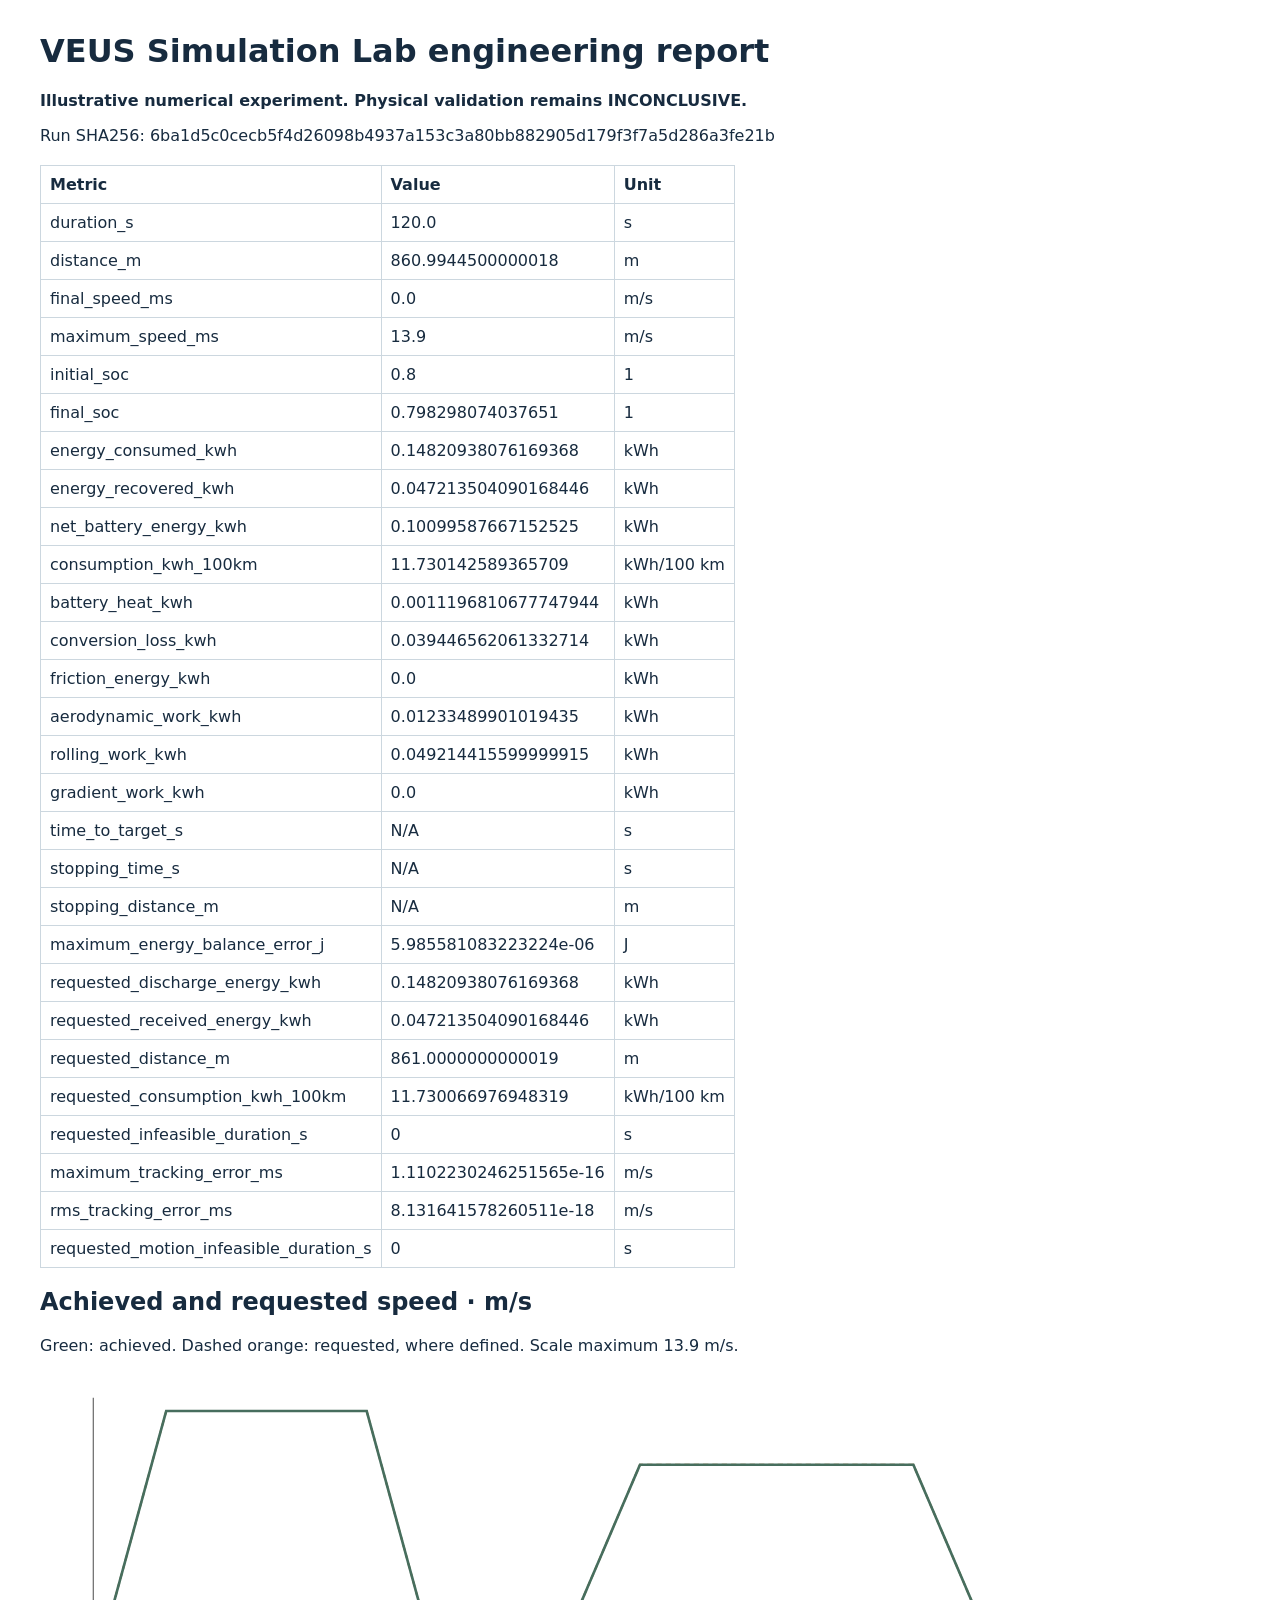
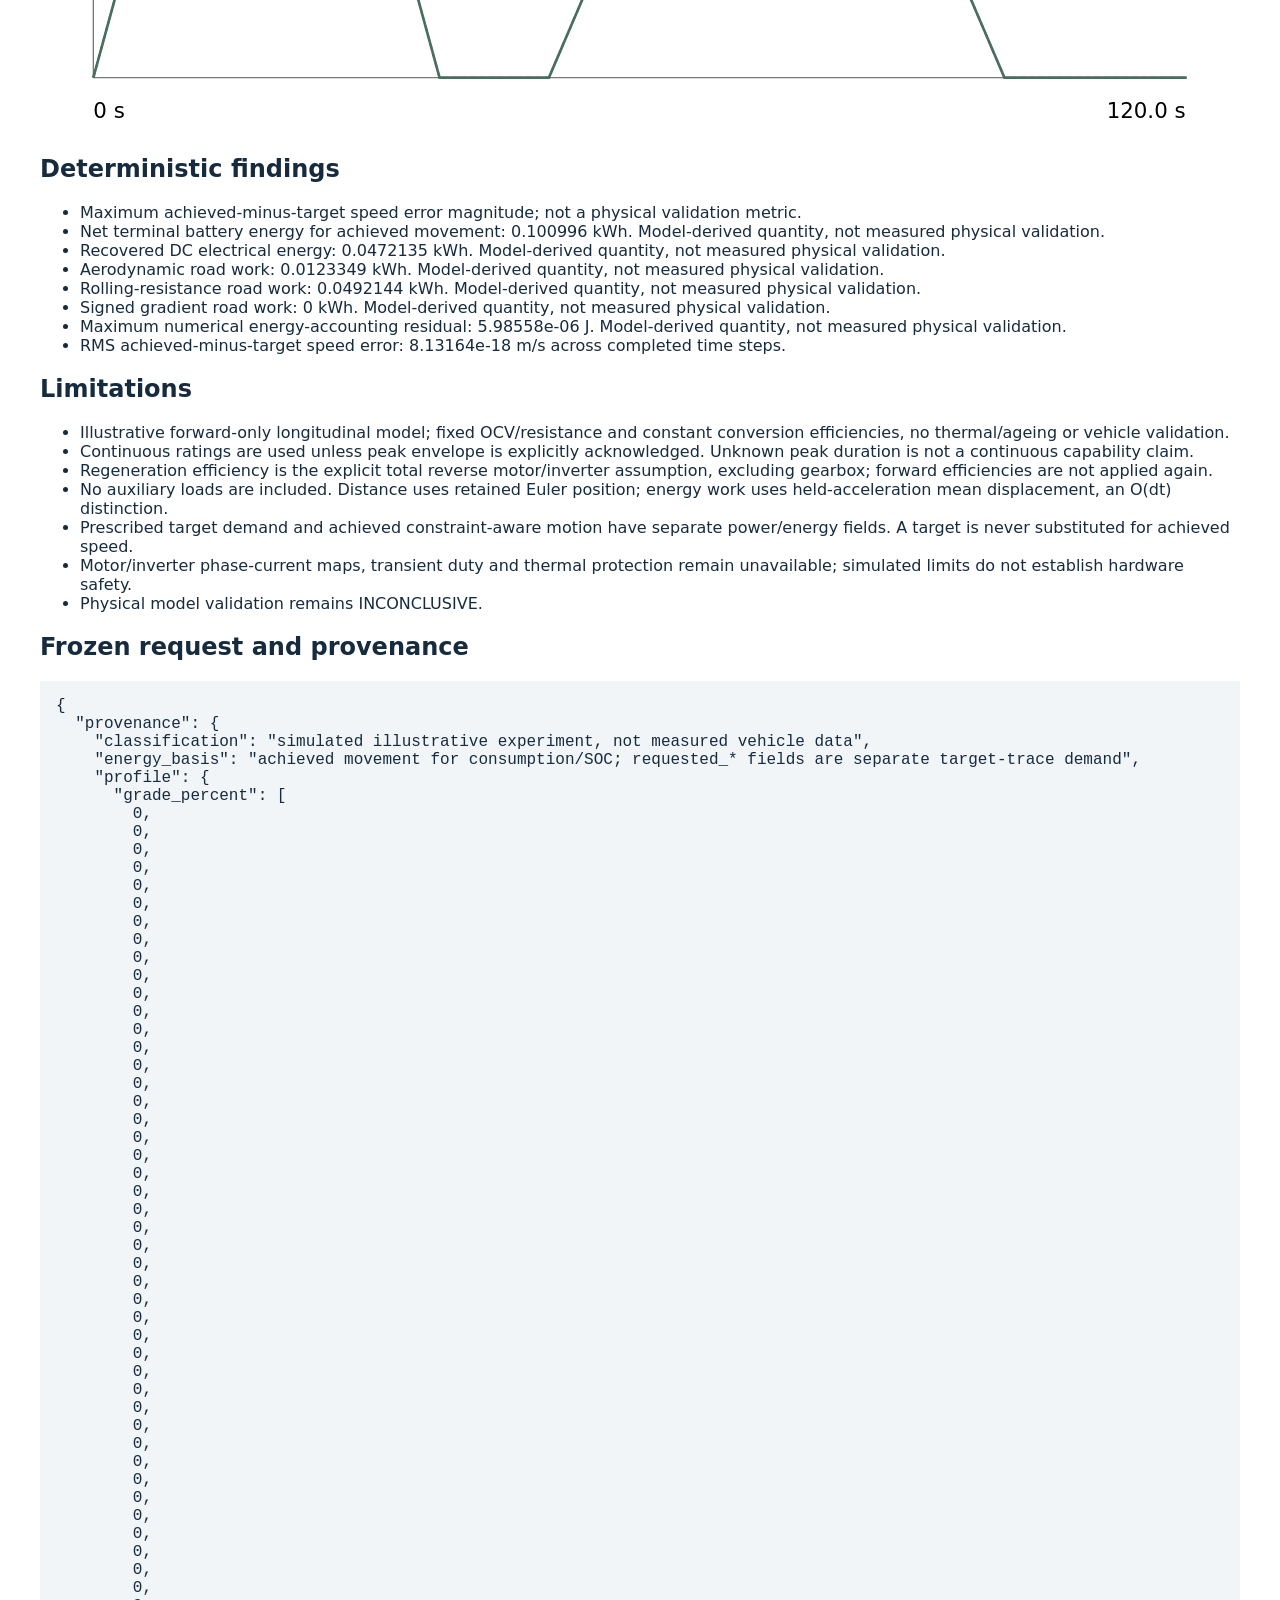
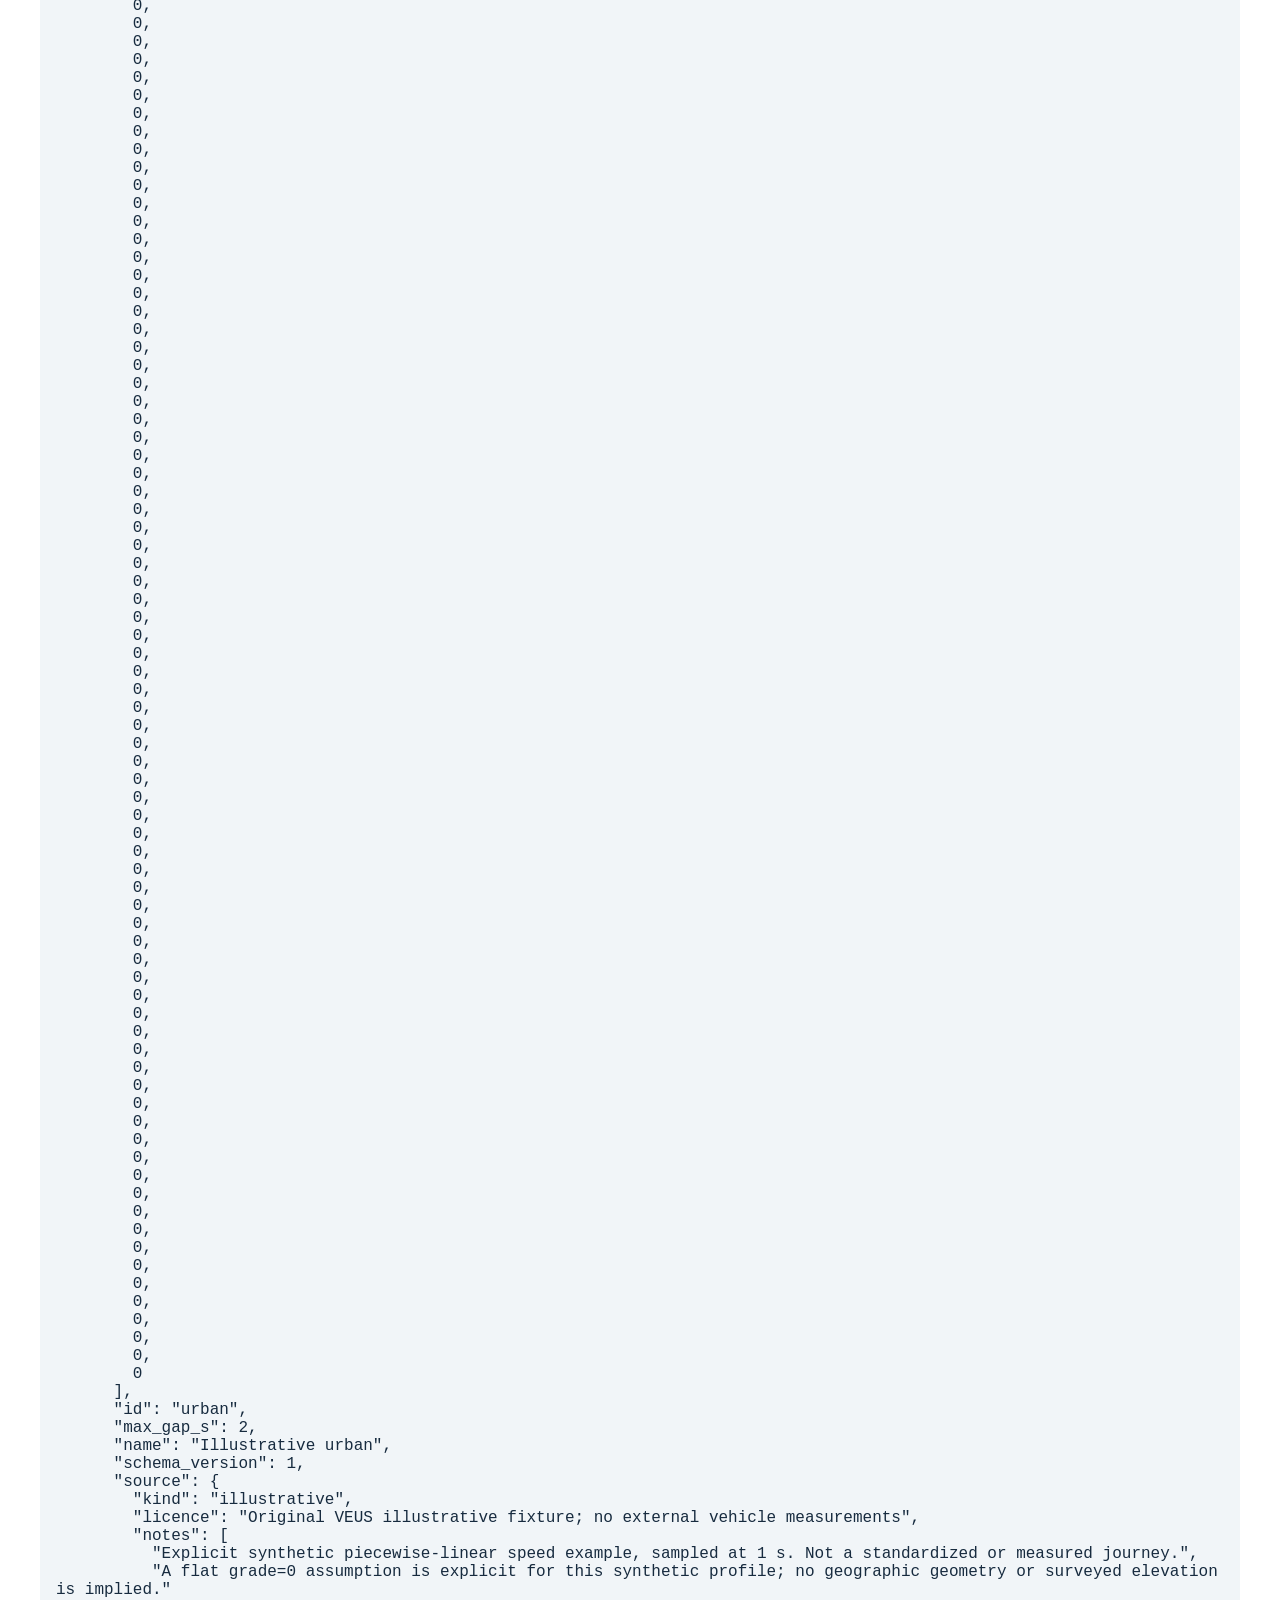
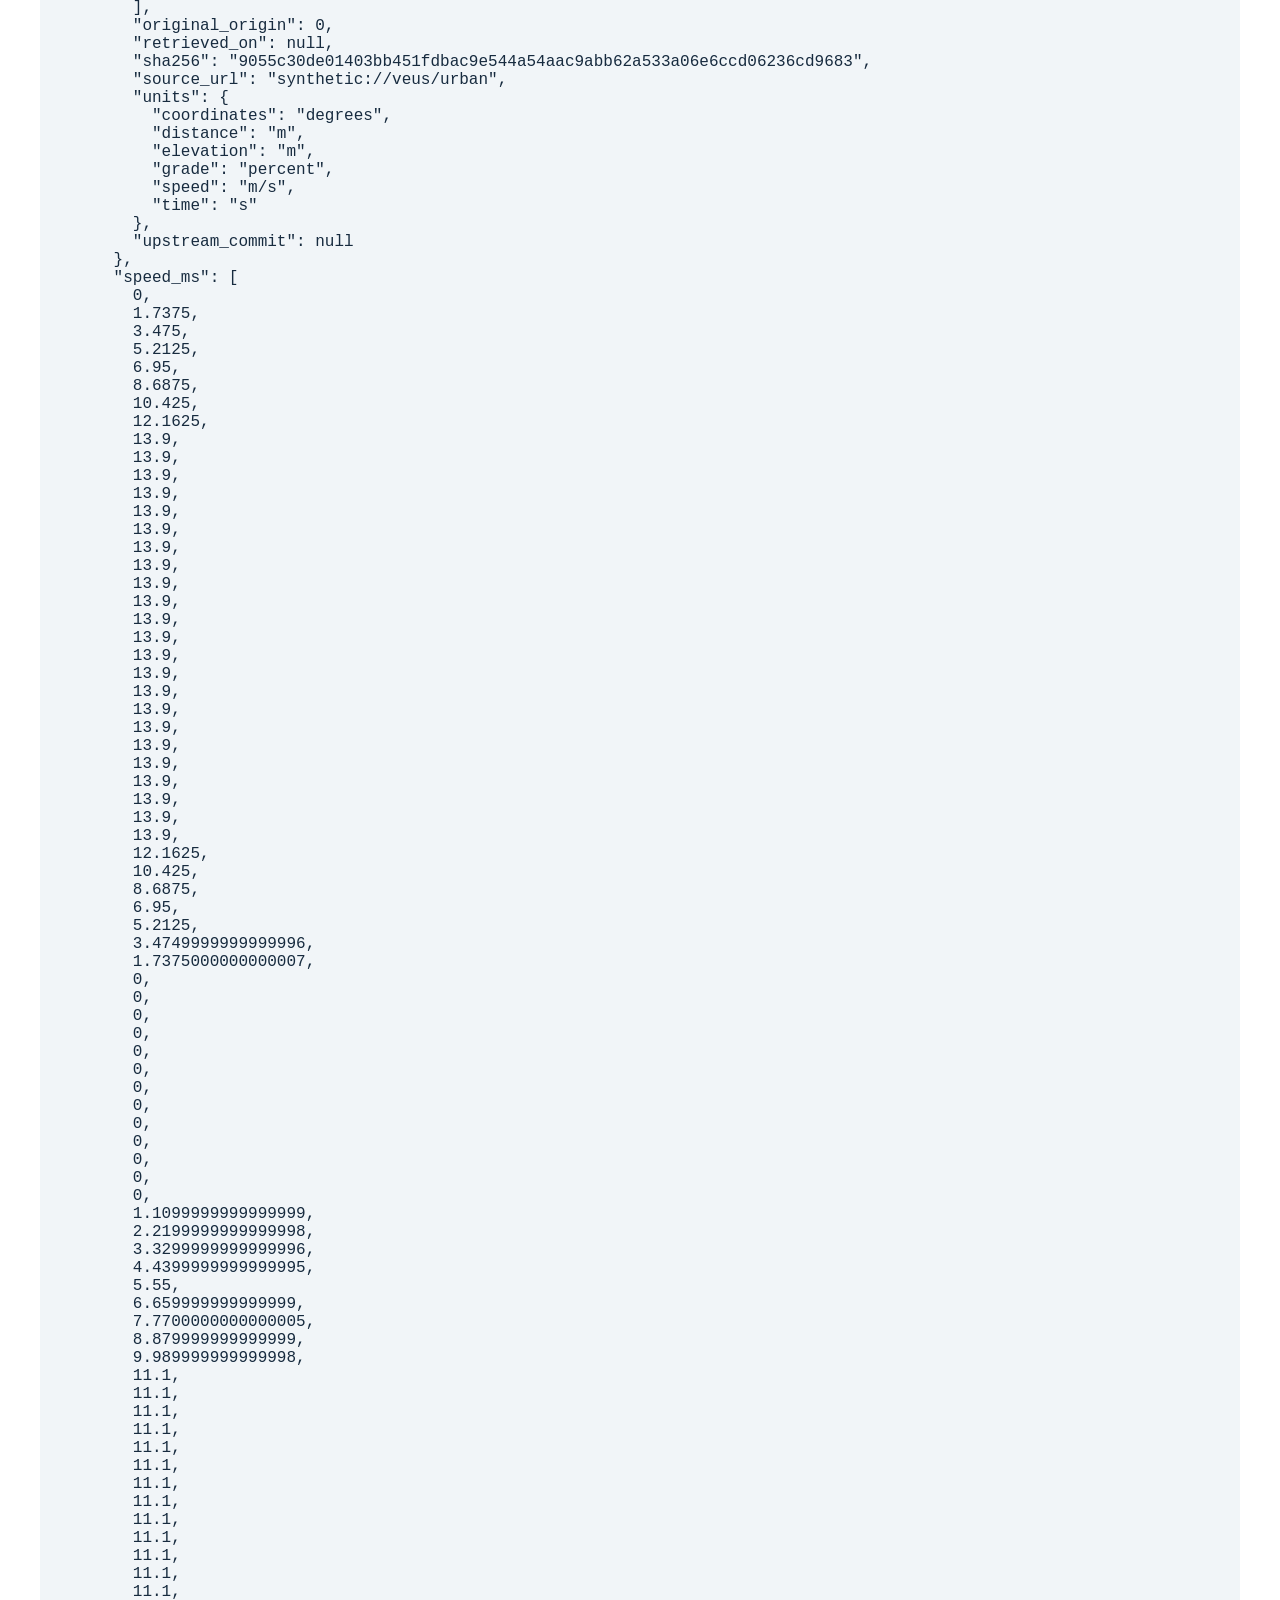
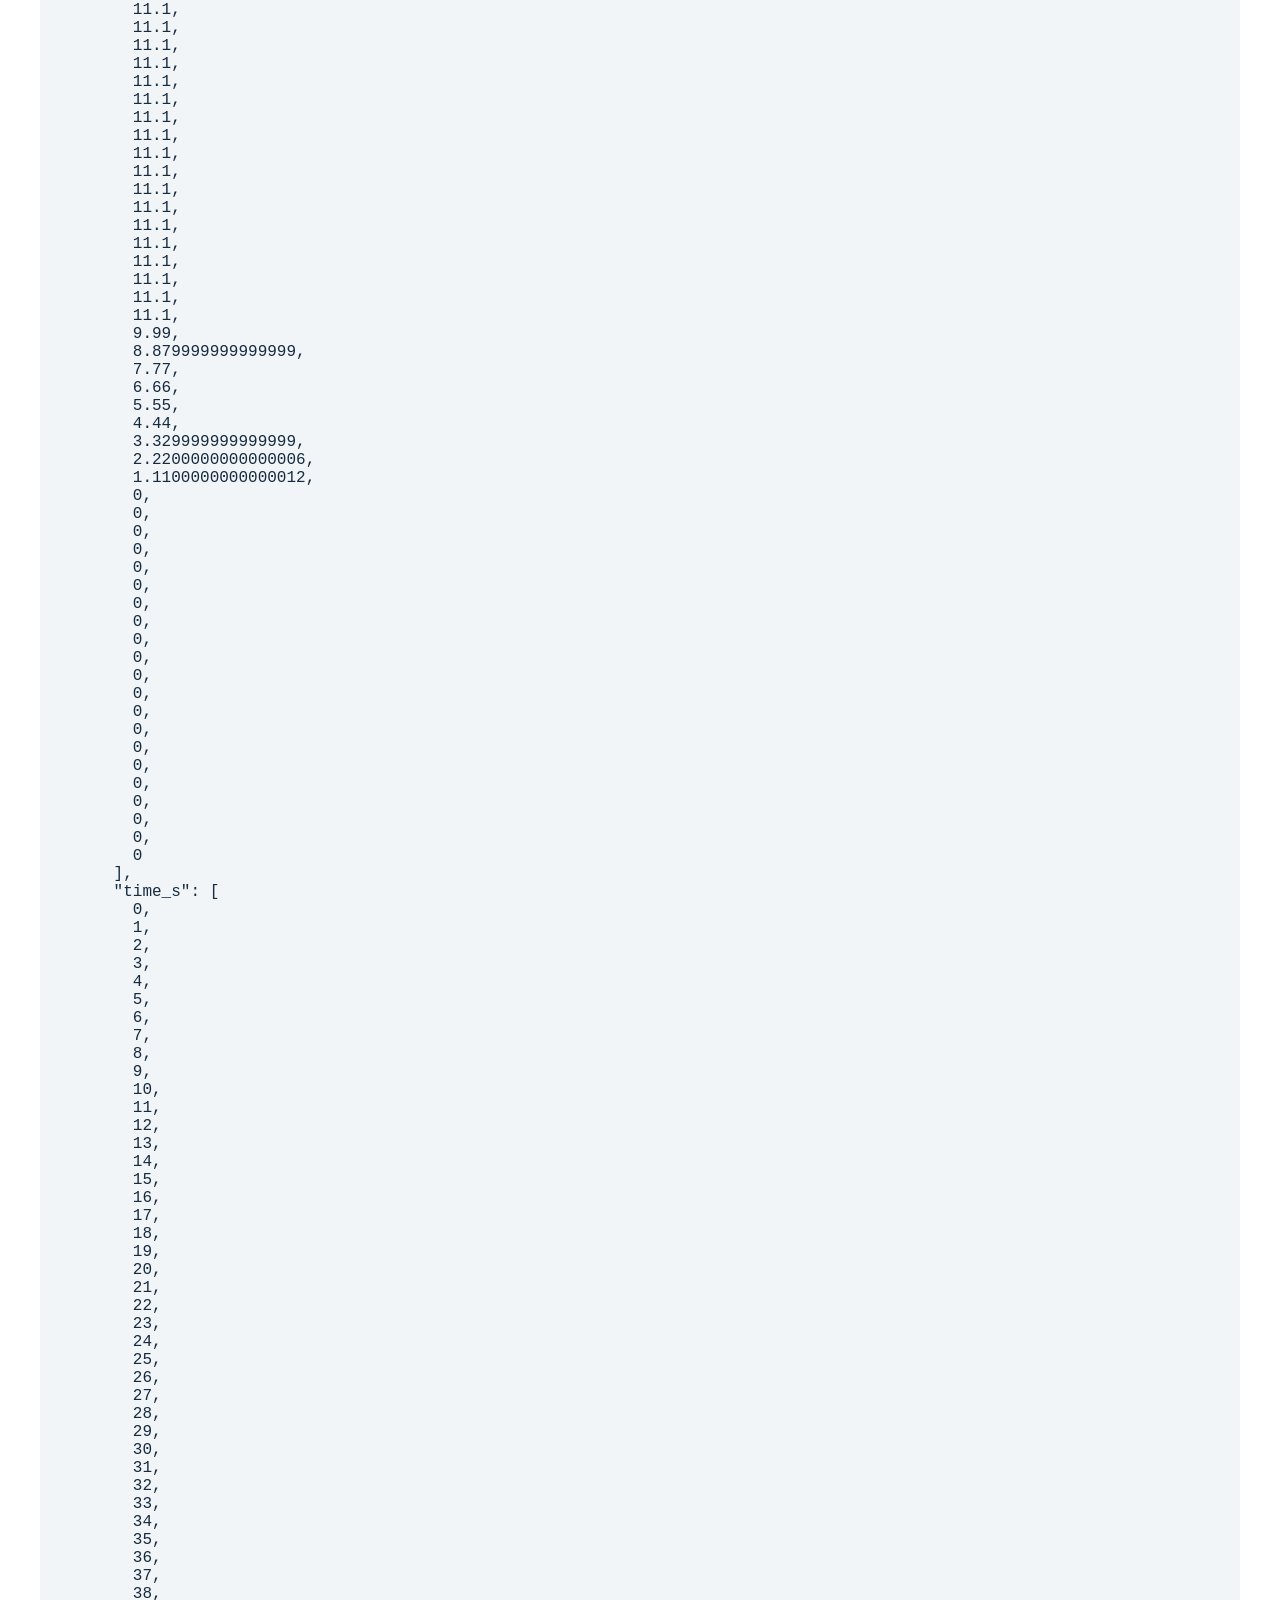
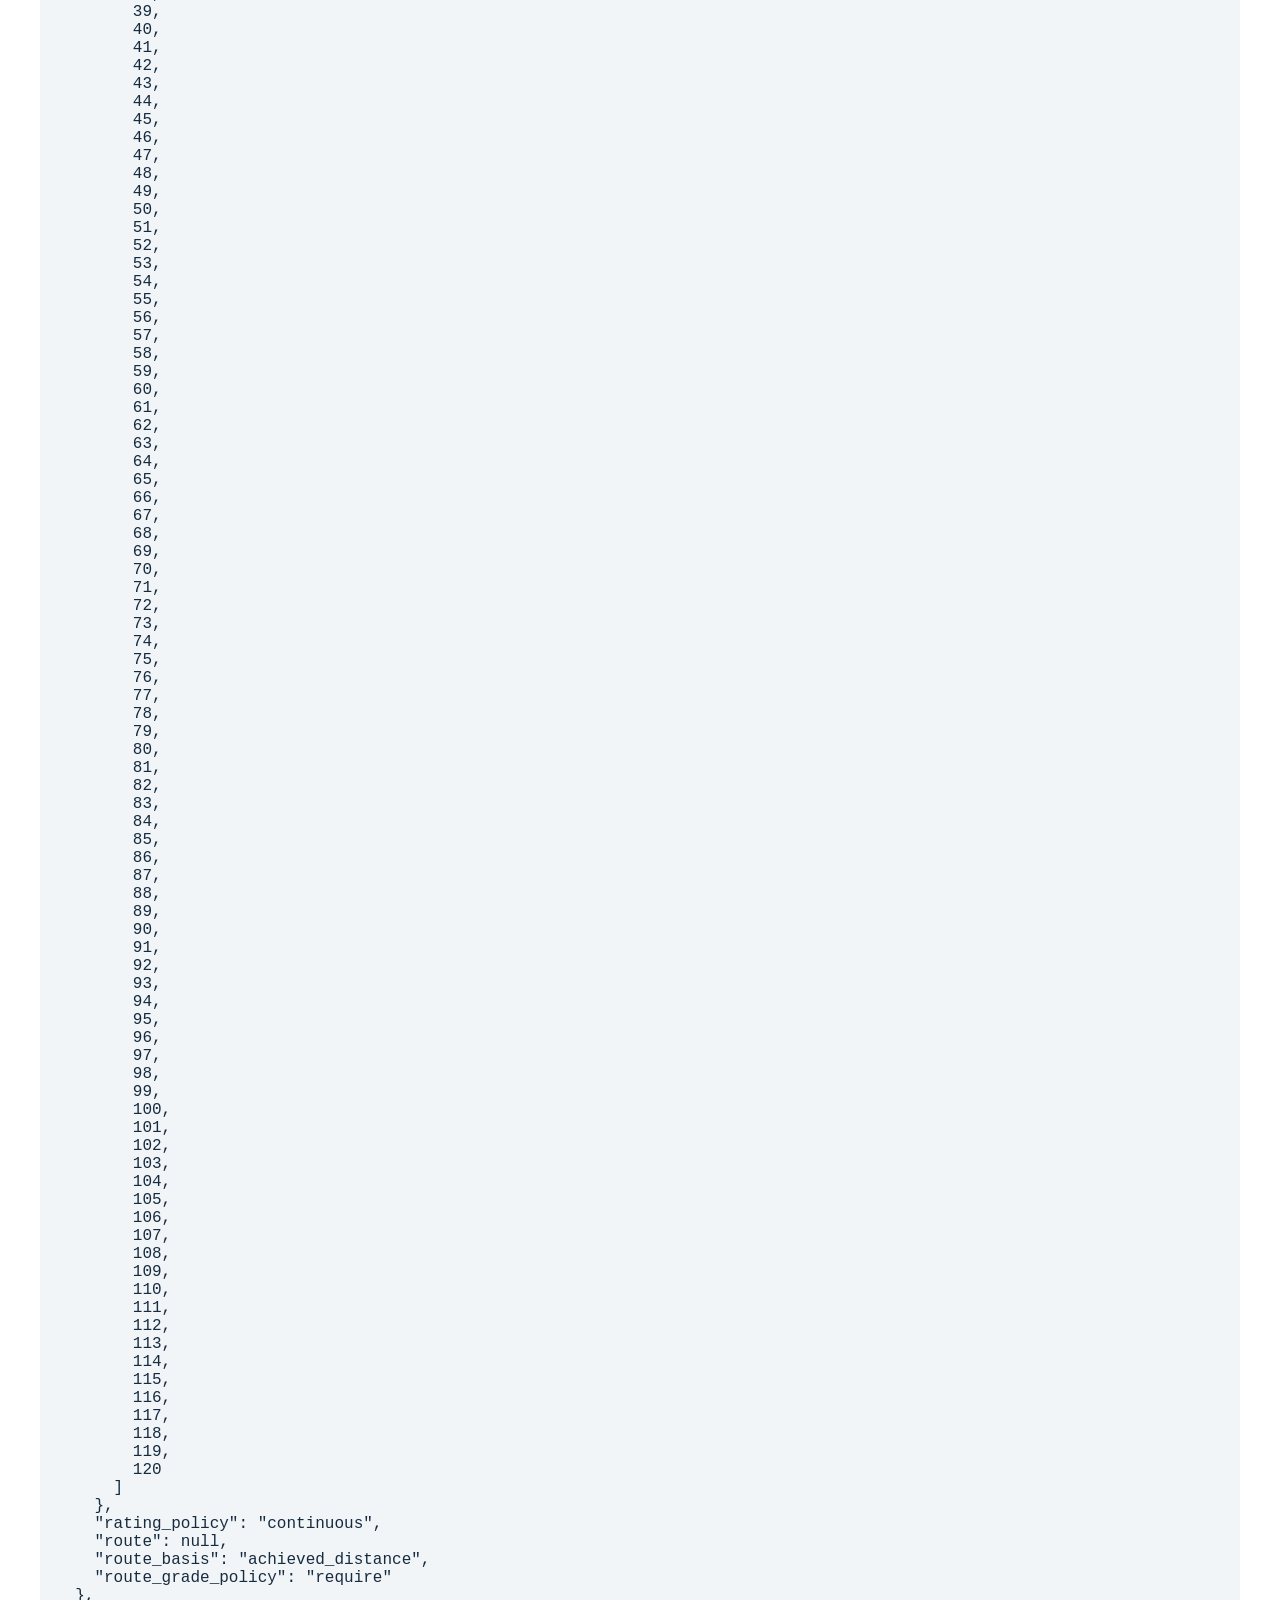
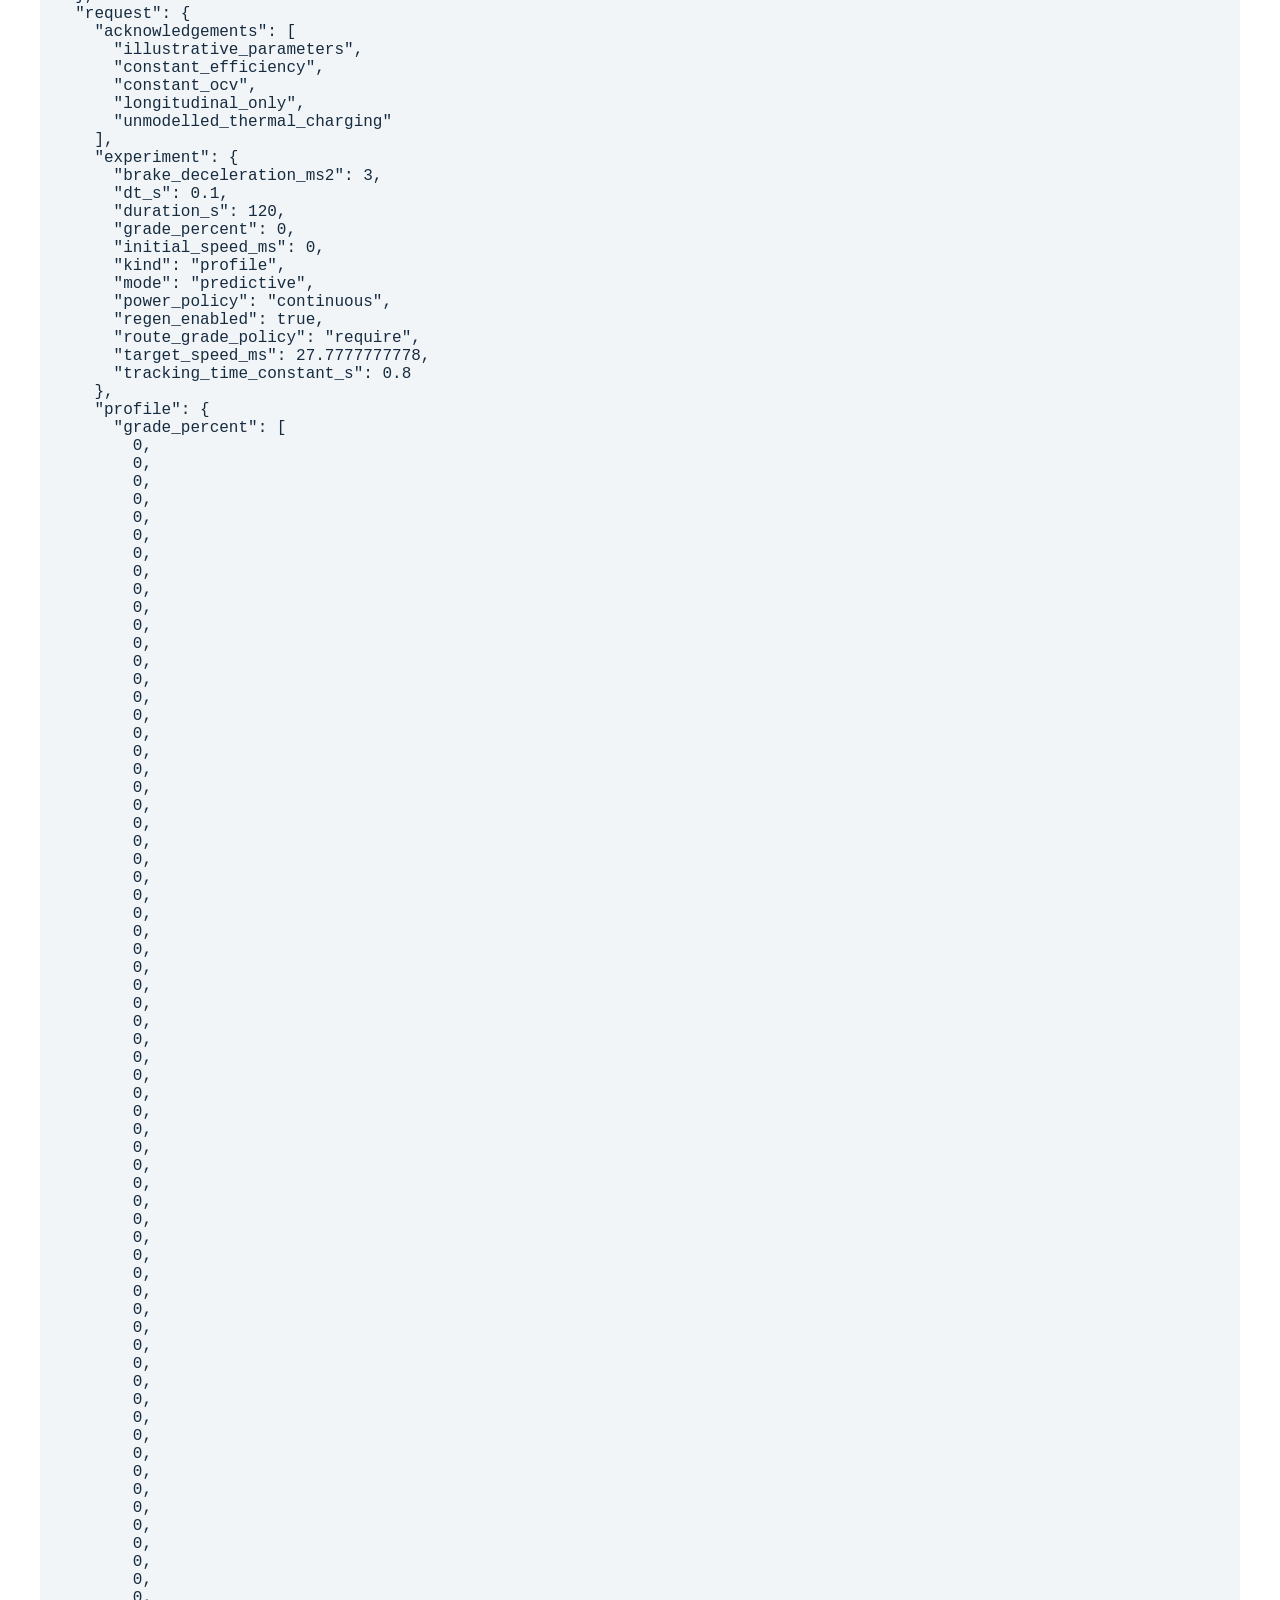
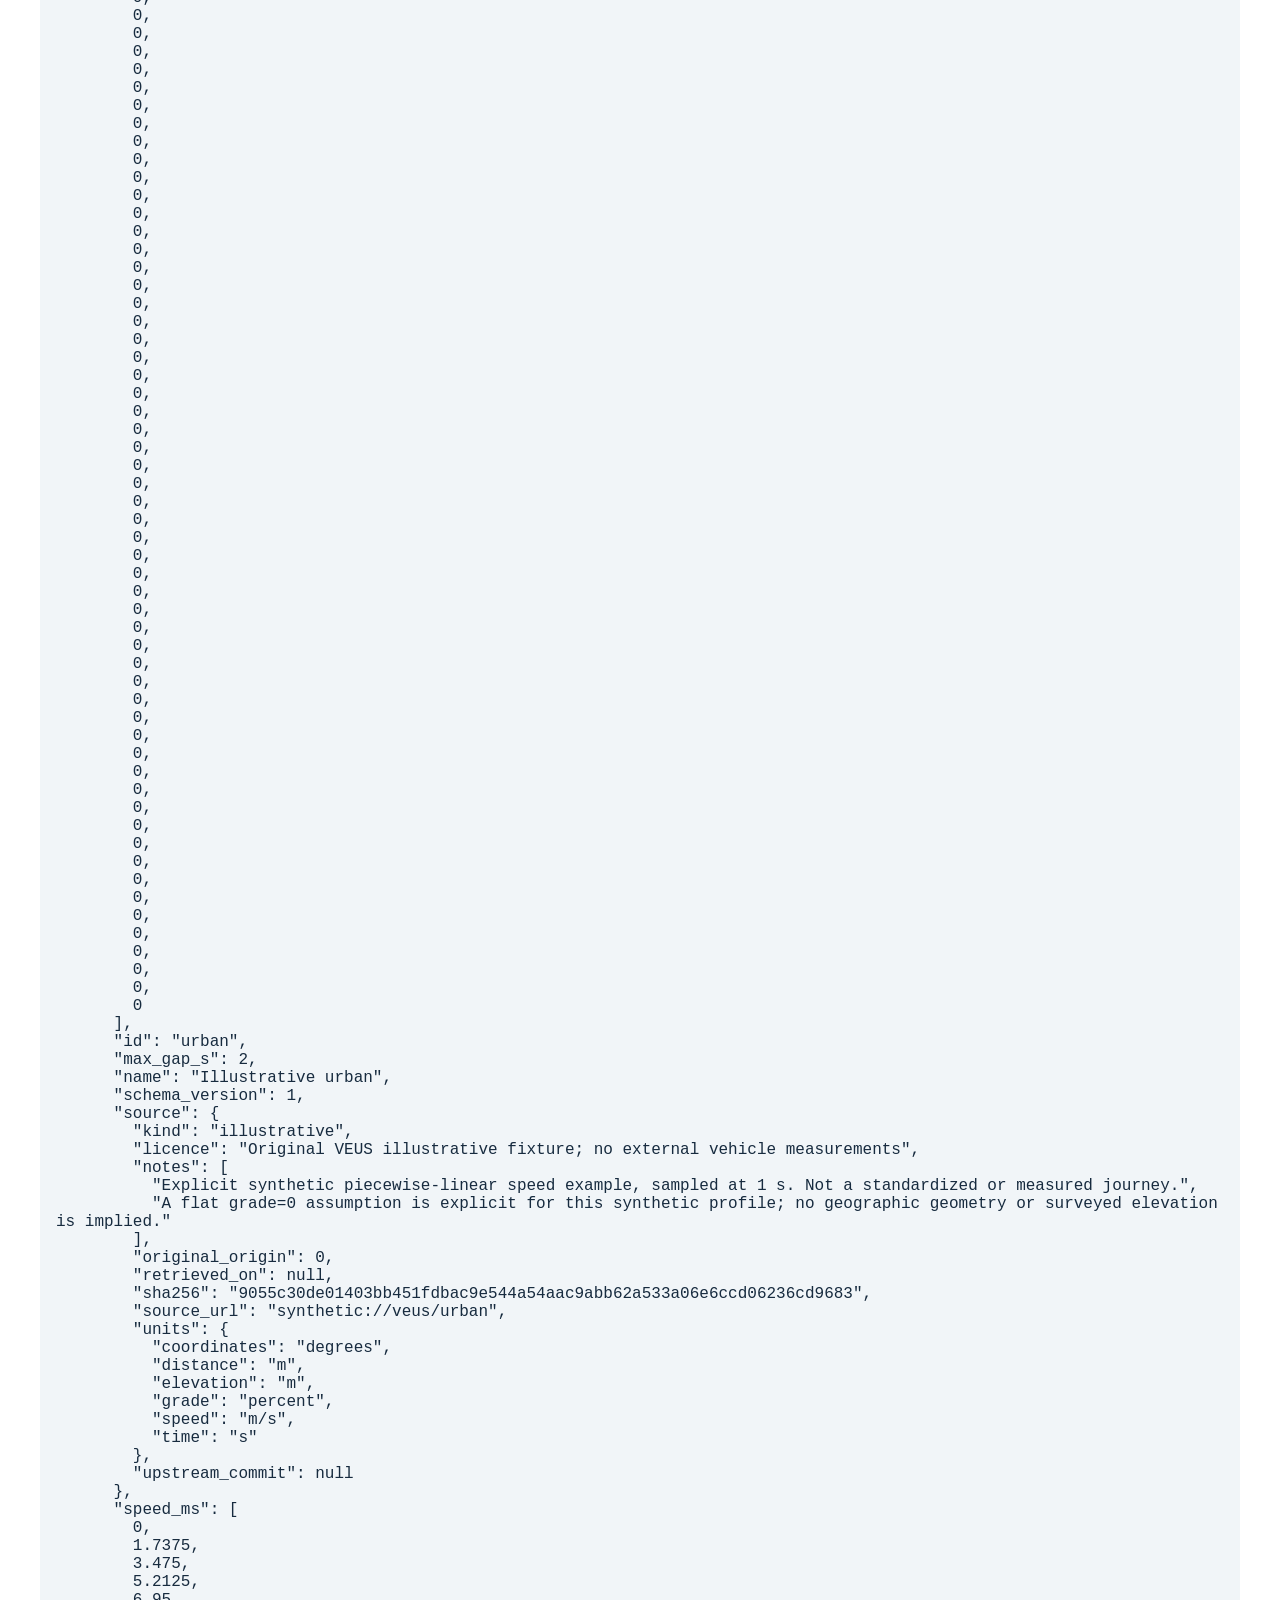
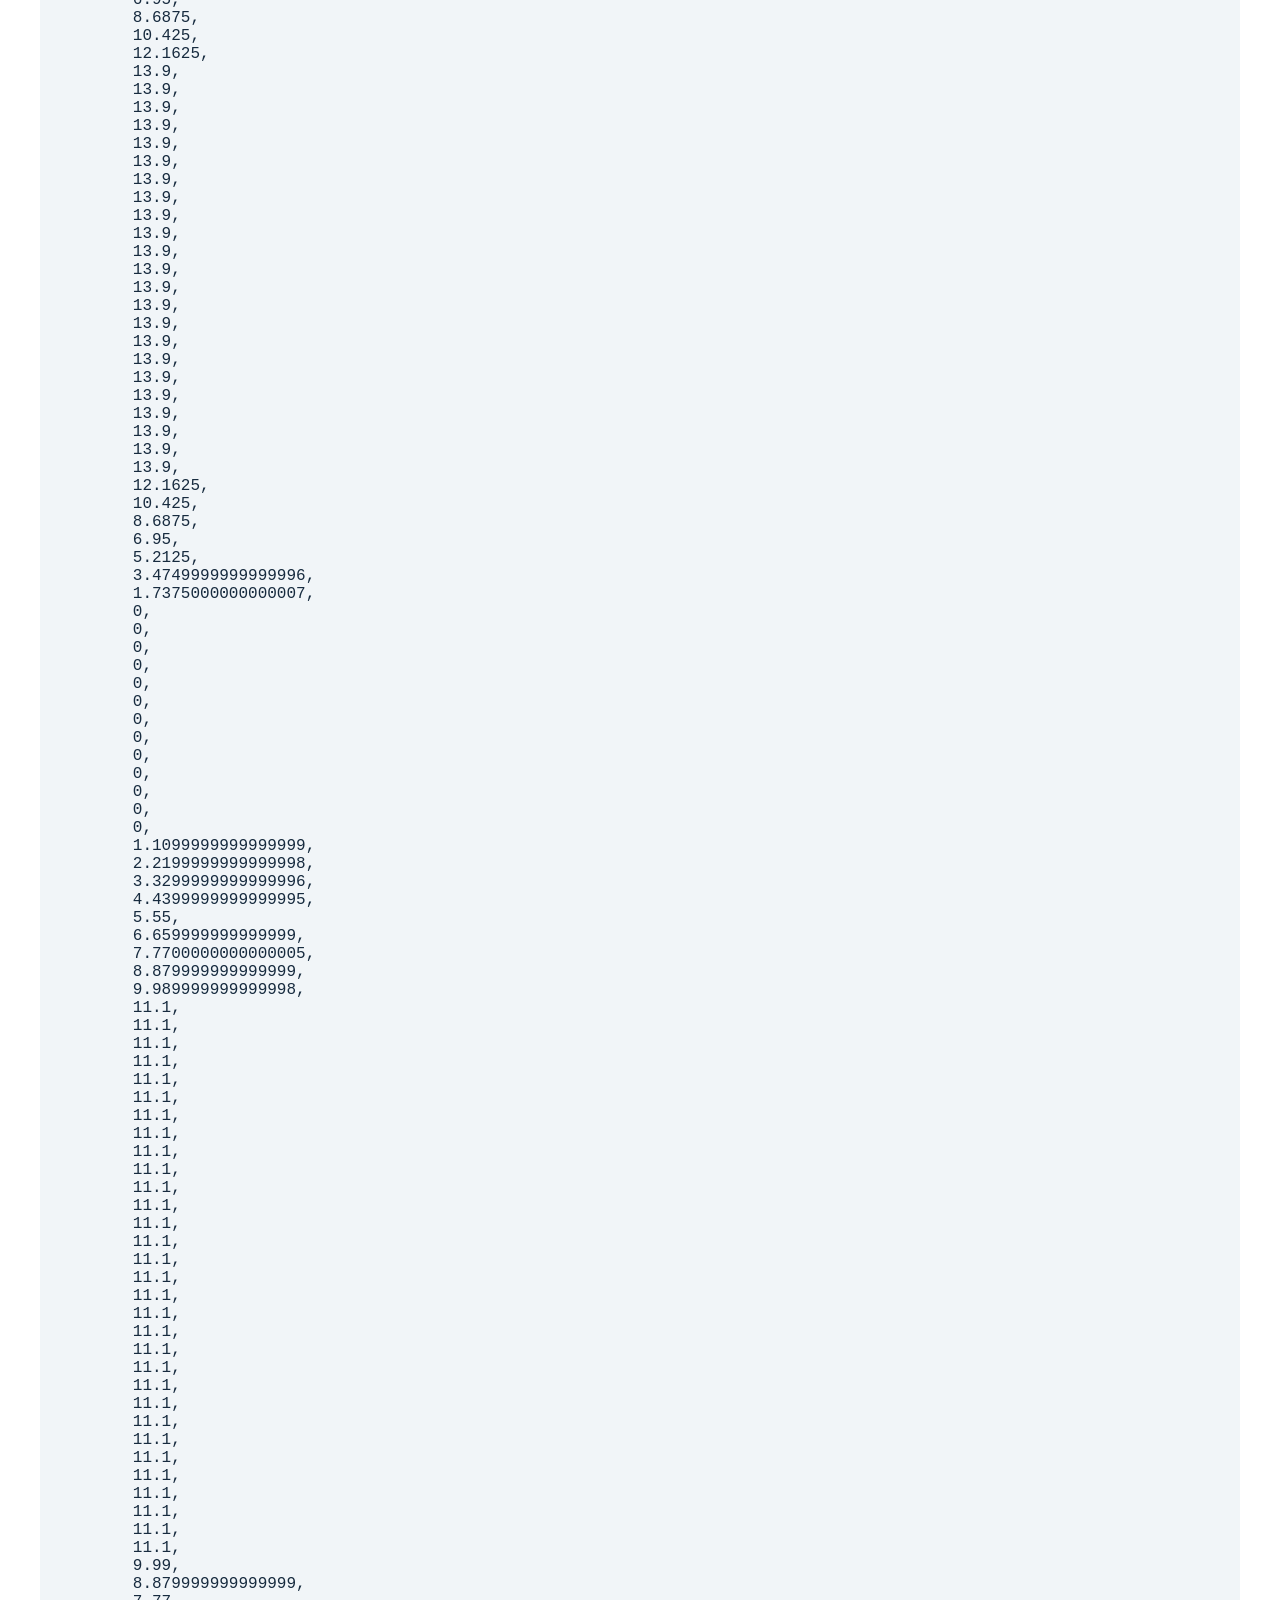
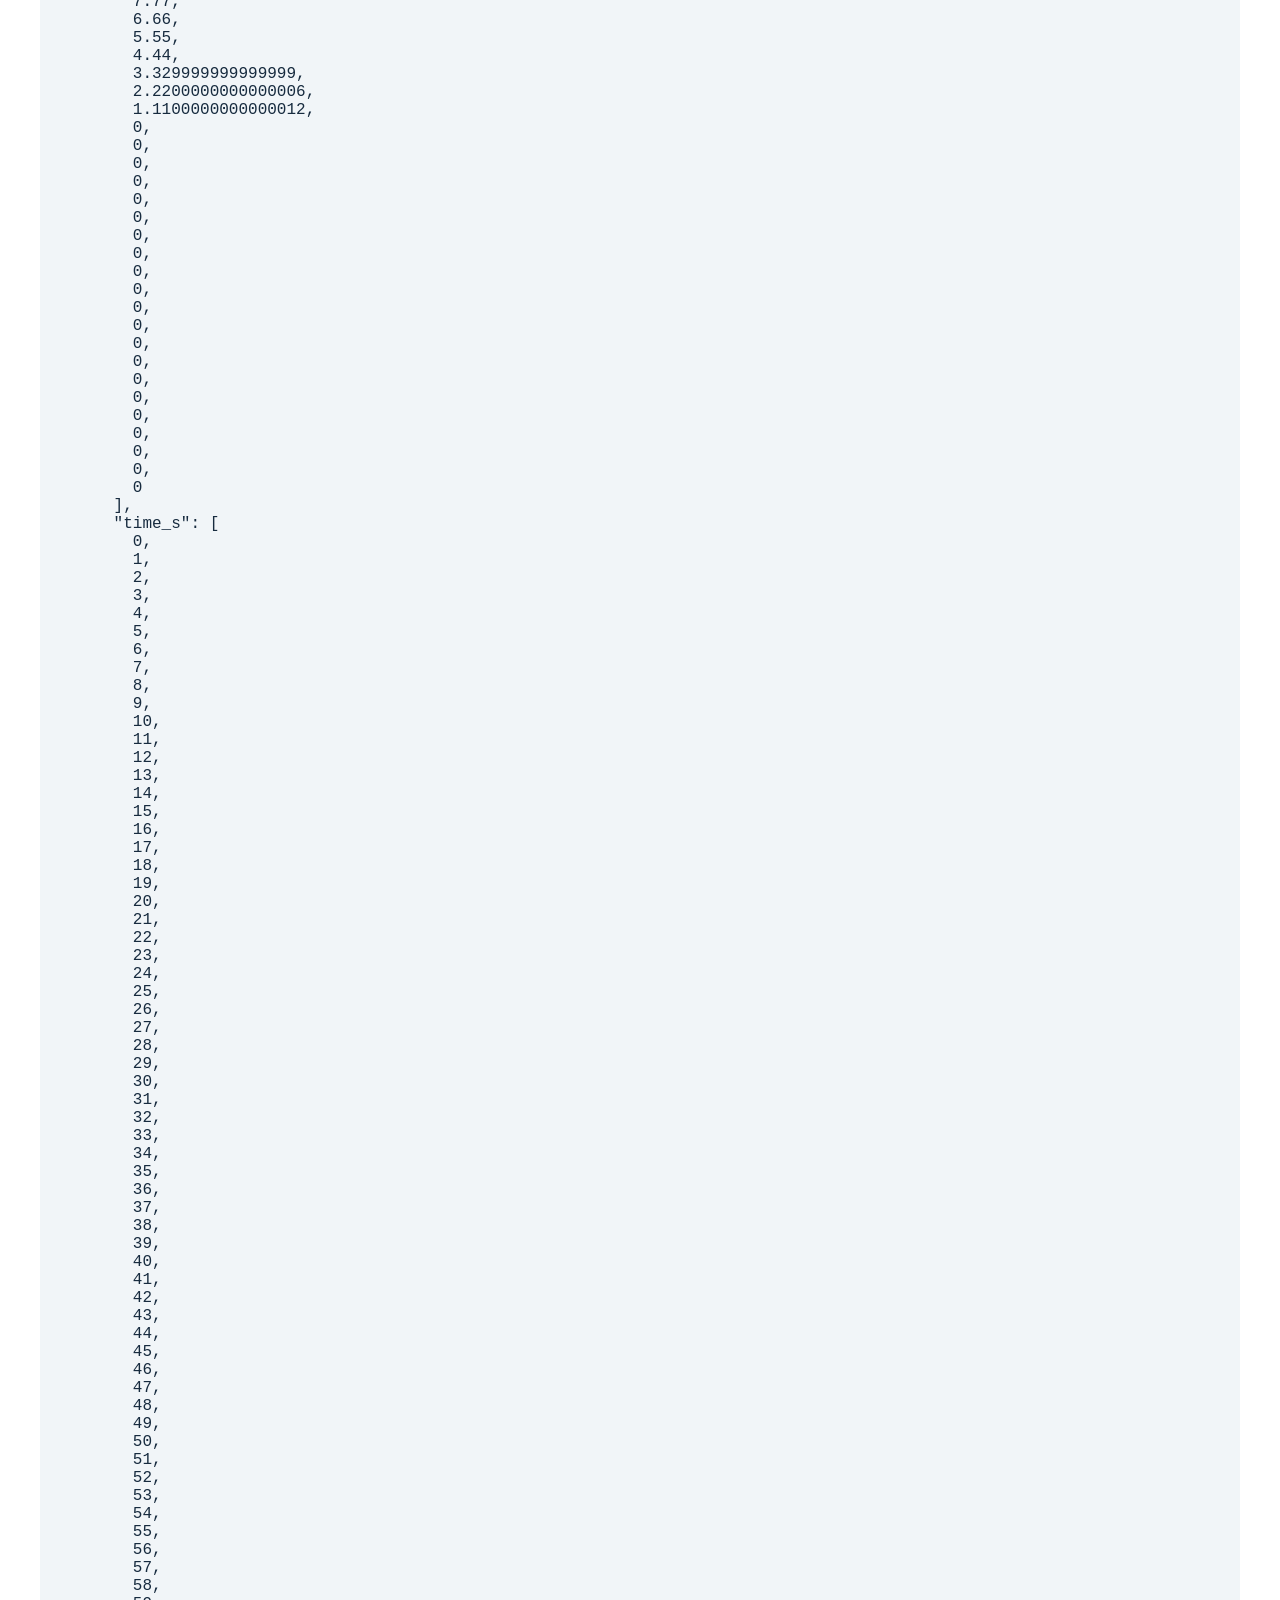
<file: docs/veus2/evidence-2.3/urban-report.html>
<!doctype html><html lang="en"><meta charset="utf-8"><meta name="viewport" content="width=device-width,initial-scale=1">
<title>VEUS Simulation Lab engineering report</title><style>body{font:16px system-ui;max-width:1200px;margin:32px auto;padding:0 20px;color:#172b3f}table{border-collapse:collapse;width:100%;margin:20px 0;display:block;overflow:auto}td,th{text-align:left;border:1px solid #ccd7df;padding:9px}img{width:100%;height:auto}pre{white-space:pre-wrap;overflow-wrap:anywhere;background:#f1f5f8;padding:16px}.PASS{color:#126a41}.FAIL{color:#b42318}.INCONCLUSIVE{color:#875400}section{border-top:2px solid #ccd7df;margin-top:32px}small{color:#40556b}</style>
<h1>VEUS Simulation Lab engineering report</h1><p><strong>Illustrative numerical experiment. Physical validation remains INCONCLUSIVE.</strong></p><p>Run SHA256: 6ba1d5c0cecb5f4d26098b4937a153c3a80bb882905d179f3f7a5d286a3fe21b</p><table><thead><tr><th>Metric</th><th>Value</th><th>Unit</th></tr></thead><tbody><tr><td>duration_s</td><td>120.0</td><td>s</td></tr><tr><td>distance_m</td><td>860.9944500000018</td><td>m</td></tr><tr><td>final_speed_ms</td><td>0.0</td><td>m/s</td></tr><tr><td>maximum_speed_ms</td><td>13.9</td><td>m/s</td></tr><tr><td>initial_soc</td><td>0.8</td><td>1</td></tr><tr><td>final_soc</td><td>0.798298074037651</td><td>1</td></tr><tr><td>energy_consumed_kwh</td><td>0.14820938076169368</td><td>kWh</td></tr><tr><td>energy_recovered_kwh</td><td>0.047213504090168446</td><td>kWh</td></tr><tr><td>net_battery_energy_kwh</td><td>0.10099587667152525</td><td>kWh</td></tr><tr><td>consumption_kwh_100km</td><td>11.730142589365709</td><td>kWh/100 km</td></tr><tr><td>battery_heat_kwh</td><td>0.0011196810677747944</td><td>kWh</td></tr><tr><td>conversion_loss_kwh</td><td>0.039446562061332714</td><td>kWh</td></tr><tr><td>friction_energy_kwh</td><td>0.0</td><td>kWh</td></tr><tr><td>aerodynamic_work_kwh</td><td>0.01233489901019435</td><td>kWh</td></tr><tr><td>rolling_work_kwh</td><td>0.049214415599999915</td><td>kWh</td></tr><tr><td>gradient_work_kwh</td><td>0.0</td><td>kWh</td></tr><tr><td>time_to_target_s</td><td>N/A</td><td>s</td></tr><tr><td>stopping_time_s</td><td>N/A</td><td>s</td></tr><tr><td>stopping_distance_m</td><td>N/A</td><td>m</td></tr><tr><td>maximum_energy_balance_error_j</td><td>5.985581083223224e-06</td><td>J</td></tr><tr><td>requested_discharge_energy_kwh</td><td>0.14820938076169368</td><td>kWh</td></tr><tr><td>requested_received_energy_kwh</td><td>0.047213504090168446</td><td>kWh</td></tr><tr><td>requested_distance_m</td><td>861.0000000000019</td><td>m</td></tr><tr><td>requested_consumption_kwh_100km</td><td>11.730066976948319</td><td>kWh/100 km</td></tr><tr><td>requested_infeasible_duration_s</td><td>0</td><td>s</td></tr><tr><td>maximum_tracking_error_ms</td><td>1.1102230246251565e-16</td><td>m/s</td></tr><tr><td>rms_tracking_error_ms</td><td>8.131641578260511e-18</td><td>m/s</td></tr><tr><td>requested_motion_infeasible_duration_s</td><td>0</td><td>s</td></tr></tbody></table><h2>Achieved and requested speed · m/s</h2><p>Green: achieved. Dashed orange: requested, where defined. Scale maximum 13.9 m/s.</p><svg viewBox="0 0 900 270" role="img" aria-label="Achieved and requested simulated speed versus elapsed time"><path d="M40 20V230H860" fill="none" stroke="#777"/><polyline points="40.00000,230.00000 40.68333,227.50000 41.36667,225.00000 42.05000,222.50000 42.73333,220.00000 43.41667,217.50000 44.10000,215.00000 44.78333,212.50000 45.46667,210.00000 46.15000,207.50000 46.83333,205.00000 47.51667,202.50000 48.20000,200.00000 48.88333,197.50000 49.56667,195.00000 50.25000,192.50000 50.93333,190.00000 51.61667,187.50000 52.30000,185.00000 52.98333,182.50000 53.66667,180.00000 54.35000,177.50000 55.03333,175.00000 55.71667,172.50000 56.40000,170.00000 57.08333,167.50000 57.76667,165.00000 58.45000,162.50000 59.13333,160.00000 59.81667,157.50000 60.50000,155.00000 61.18333,152.50000 61.86667,150.00000 62.55000,147.50000 63.23333,145.00000 63.91667,142.50000 64.60000,140.00000 65.28333,137.50000 65.96667,135.00000 66.65000,132.50000 67.33333,130.00000 68.01667,127.50000 68.70000,125.00000 69.38333,122.50000 70.06667,120.00000 70.75000,117.50000 71.43333,115.00000 72.11667,112.50000 72.80000,110.00000 73.48333,107.50000 74.16667,105.00000 74.85000,102.50000 75.53333,100.00000 76.21667,97.50000 76.90000,95.00000 77.58333,92.50000 78.26667,90.00000 78.95000,87.50000 79.63333,85.00000 80.31667,82.50000 81.00000,80.00000 81.68333,77.50000 82.36667,75.00000 83.05000,72.50000 83.73333,70.00000 84.41667,67.50000 85.10000,65.00000 85.78333,62.50000 86.46667,60.00000 87.15000,57.50000 87.83333,55.00000 88.51667,52.50000 89.20000,50.00000 89.88333,47.50000 90.56667,45.00000 91.25000,42.50000 91.93333,40.00000 92.61667,37.50000 93.30000,35.00000 93.98333,32.50000 94.66667,30.00000 95.35000,30.00000 96.03333,30.00000 96.71667,30.00000 97.40000,30.00000 98.08333,30.00000 98.76667,30.00000 99.45000,30.00000 100.13333,30.00000 100.81667,30.00000 101.50000,30.00000 102.18333,30.00000 102.86667,30.00000 103.55000,30.00000 104.23333,30.00000 104.91667,30.00000 105.60000,30.00000 106.28333,30.00000 106.96667,30.00000 107.65000,30.00000 108.33333,30.00000 109.01667,30.00000 109.70000,30.00000 110.38333,30.00000 111.06667,30.00000 111.75000,30.00000 112.43333,30.00000 113.11667,30.00000 113.80000,30.00000 114.48333,30.00000 115.16667,30.00000 115.85000,30.00000 116.53333,30.00000 117.21667,30.00000 117.90000,30.00000 118.58333,30.00000 119.26667,30.00000 119.95000,30.00000 120.63333,30.00000 121.31667,30.00000 122.00000,30.00000 122.68333,30.00000 123.36667,30.00000 124.05000,30.00000 124.73333,30.00000 125.41667,30.00000 126.10000,30.00000 126.78333,30.00000 127.46667,30.00000 128.15000,30.00000 128.83333,30.00000 129.51667,30.00000 130.20000,30.00000 130.88333,30.00000 131.56667,30.00000 132.25000,30.00000 132.93333,30.00000 133.61667,30.00000 134.30000,30.00000 134.98333,30.00000 135.66667,30.00000 136.35000,30.00000 137.03333,30.00000 137.71667,30.00000 138.40000,30.00000 139.08333,30.00000 139.76667,30.00000 140.45000,30.00000 141.13333,30.00000 141.81667,30.00000 142.50000,30.00000 143.18333,30.00000 143.86667,30.00000 144.55000,30.00000 145.23333,30.00000 145.91667,30.00000 146.60000,30.00000 147.28333,30.00000 147.96667,30.00000 148.65000,30.00000 149.33333,30.00000 150.01667,30.00000 150.70000,30.00000 151.38333,30.00000 152.06667,30.00000 152.75000,30.00000 153.43333,30.00000 154.11667,30.00000 154.80000,30.00000 155.48333,30.00000 156.16667,30.00000 156.85000,30.00000 157.53333,30.00000 158.21667,30.00000 158.90000,30.00000 159.58333,30.00000 160.26667,30.00000 160.95000,30.00000 161.63333,30.00000 162.31667,30.00000 163.00000,30.00000 163.68333,30.00000 164.36667,30.00000 165.05000,30.00000 165.73333,30.00000 166.41667,30.00000 167.10000,30.00000 167.78333,30.00000 168.46667,30.00000 169.15000,30.00000 169.83333,30.00000 170.51667,30.00000 171.20000,30.00000 171.88333,30.00000 172.56667,30.00000 173.25000,30.00000 173.93333,30.00000 174.61667,30.00000 175.30000,30.00000 175.98333,30.00000 176.66667,30.00000 177.35000,30.00000 178.03333,30.00000 178.71667,30.00000 179.40000,30.00000 180.08333,30.00000 180.76667,30.00000 181.45000,30.00000 182.13333,30.00000 182.81667,30.00000 183.50000,30.00000 184.18333,30.00000 184.86667,30.00000 185.55000,30.00000 186.23333,30.00000 186.91667,30.00000 187.60000,30.00000 188.28333,30.00000 188.96667,30.00000 189.65000,30.00000 190.33333,30.00000 191.01667,30.00000 191.70000,30.00000 192.38333,30.00000 193.06667,30.00000 193.75000,30.00000 194.43333,30.00000 195.11667,30.00000 195.80000,30.00000 196.48333,30.00000 197.16667,30.00000 197.85000,30.00000 198.53333,30.00000 199.21667,30.00000 199.90000,30.00000 200.58333,30.00000 201.26667,30.00000 201.95000,30.00000 202.63333,30.00000 203.31667,30.00000 204.00000,30.00000 204.68333,30.00000 205.36667,30.00000 206.05000,30.00000 206.73333,30.00000 207.41667,30.00000 208.10000,30.00000 208.78333,30.00000 209.46667,30.00000 210.15000,30.00000 210.83333,30.00000 211.51667,30.00000 212.20000,30.00000 212.88333,30.00000 213.56667,30.00000 214.25000,30.00000 214.93333,30.00000 215.61667,30.00000 216.30000,30.00000 216.98333,30.00000 217.66667,30.00000 218.35000,30.00000 219.03333,30.00000 219.71667,30.00000 220.40000,30.00000 221.08333,30.00000 221.76667,30.00000 222.45000,30.00000 223.13333,30.00000 223.81667,30.00000 224.50000,30.00000 225.18333,30.00000 225.86667,30.00000 226.55000,30.00000 227.23333,30.00000 227.91667,30.00000 228.60000,30.00000 229.28333,30.00000 229.96667,30.00000 230.65000,30.00000 231.33333,30.00000 232.01667,30.00000 232.70000,30.00000 233.38333,30.00000 234.06667,30.00000 234.75000,30.00000 235.43333,30.00000 236.11667,30.00000 236.80000,30.00000 237.48333,30.00000 238.16667,30.00000 238.85000,30.00000 239.53333,30.00000 240.21667,30.00000 240.90000,30.00000 241.58333,30.00000 242.26667,30.00000 242.95000,30.00000 243.63333,30.00000 244.31667,30.00000 245.00000,30.00000 245.68333,32.50000 246.36667,35.00000 247.05000,37.50000 247.73333,40.00000 248.41667,42.50000 249.10000,45.00000 249.78333,47.50000 250.46667,50.00000 251.15000,52.50000 251.83333,55.00000 252.51667,57.50000 253.20000,60.00000 253.88333,62.50000 254.56667,65.00000 255.25000,67.50000 255.93333,70.00000 256.61667,72.50000 257.30000,75.00000 257.98333,77.50000 258.66667,80.00000 259.35000,82.50000 260.03333,85.00000 260.71667,87.50000 261.40000,90.00000 262.08333,92.50000 262.76667,95.00000 263.45000,97.50000 264.13333,100.00000 264.81667,102.50000 265.50000,105.00000 266.18333,107.50000 266.86667,110.00000 267.55000,112.50000 268.23333,115.00000 268.91667,117.50000 269.60000,120.00000 270.28333,122.50000 270.96667,125.00000 271.65000,127.50000 272.33333,130.00000 273.01667,132.50000 273.70000,135.00000 274.38333,137.50000 275.06667,140.00000 275.75000,142.50000 276.43333,145.00000 277.11667,147.50000 277.80000,150.00000 278.48333,152.50000 279.16667,155.00000 279.85000,157.50000 280.53333,160.00000 281.21667,162.50000 281.90000,165.00000 282.58333,167.50000 283.26667,170.00000 283.95000,172.50000 284.63333,175.00000 285.31667,177.50000 286.00000,180.00000 286.68333,182.50000 287.36667,185.00000 288.05000,187.50000 288.73333,190.00000 289.41667,192.50000 290.10000,195.00000 290.78333,197.50000 291.46667,200.00000 292.15000,202.50000 292.83333,205.00000 293.51667,207.50000 294.20000,210.00000 294.88333,212.50000 295.56667,215.00000 296.25000,217.50000 296.93333,220.00000 297.61667,222.50000 298.30000,225.00000 298.98333,227.50000 299.66667,230.00000 300.35000,230.00000 301.03333,230.00000 301.71667,230.00000 302.40000,230.00000 303.08333,230.00000 303.76667,230.00000 304.45000,230.00000 305.13333,230.00000 305.81667,230.00000 306.50000,230.00000 307.18333,230.00000 307.86667,230.00000 308.55000,230.00000 309.23333,230.00000 309.91667,230.00000 310.60000,230.00000 311.28333,230.00000 311.96667,230.00000 312.65000,230.00000 313.33333,230.00000 314.01667,230.00000 314.70000,230.00000 315.38333,230.00000 316.06667,230.00000 316.75000,230.00000 317.43333,230.00000 318.11667,230.00000 318.80000,230.00000 319.48333,230.00000 320.16667,230.00000 320.85000,230.00000 321.53333,230.00000 322.21667,230.00000 322.90000,230.00000 323.58333,230.00000 324.26667,230.00000 324.95000,230.00000 325.63333,230.00000 326.31667,230.00000 327.00000,230.00000 327.68333,230.00000 328.36667,230.00000 329.05000,230.00000 329.73333,230.00000 330.41667,230.00000 331.10000,230.00000 331.78333,230.00000 332.46667,230.00000 333.15000,230.00000 333.83333,230.00000 334.51667,230.00000 335.20000,230.00000 335.88333,230.00000 336.56667,230.00000 337.25000,230.00000 337.93333,230.00000 338.61667,230.00000 339.30000,230.00000 339.98333,230.00000 340.66667,230.00000 341.35000,230.00000 342.03333,230.00000 342.71667,230.00000 343.40000,230.00000 344.08333,230.00000 344.76667,230.00000 345.45000,230.00000 346.13333,230.00000 346.81667,230.00000 347.50000,230.00000 348.18333,230.00000 348.86667,230.00000 349.55000,230.00000 350.23333,230.00000 350.91667,230.00000 351.60000,230.00000 352.28333,230.00000 352.96667,230.00000 353.65000,230.00000 354.33333,230.00000 355.01667,230.00000 355.70000,230.00000 356.38333,230.00000 357.06667,230.00000 357.75000,230.00000 358.43333,230.00000 359.11667,230.00000 359.80000,230.00000 360.48333,230.00000 361.16667,230.00000 361.85000,230.00000 362.53333,230.00000 363.21667,230.00000 363.90000,230.00000 364.58333,230.00000 365.26667,230.00000 365.95000,230.00000 366.63333,230.00000 367.31667,230.00000 368.00000,230.00000 368.68333,230.00000 369.36667,230.00000 370.05000,230.00000 370.73333,230.00000 371.41667,230.00000 372.10000,230.00000 372.78333,230.00000 373.46667,230.00000 374.15000,230.00000 374.83333,230.00000 375.51667,230.00000 376.20000,230.00000 376.88333,230.00000 377.56667,230.00000 378.25000,230.00000 378.93333,230.00000 379.61667,230.00000 380.30000,230.00000 380.98333,230.00000 381.66667,230.00000 382.35000,228.40288 383.03333,226.80576 383.71667,225.20863 384.40000,223.61151 385.08333,222.01439 385.76667,220.41727 386.45000,218.82014 387.13333,217.22302 387.81667,215.62590 388.50000,214.02878 389.18333,212.43165 389.86667,210.83453 390.55000,209.23741 391.23333,207.64029 391.91667,206.04317 392.60000,204.44604 393.28333,202.84892 393.96667,201.25180 394.65000,199.65468 395.33333,198.05755 396.01667,196.46043 396.70000,194.86331 397.38333,193.26619 398.06667,191.66906 398.75000,190.07194 399.43333,188.47482 400.11667,186.87770 400.80000,185.28058 401.48333,183.68345 402.16667,182.08633 402.85000,180.48921 403.53333,178.89209 404.21667,177.29496 404.90000,175.69784 405.58333,174.10072 406.26667,172.50360 406.95000,170.90647 407.63333,169.30935 408.31667,167.71223 409.00000,166.11511 409.68333,164.51799 410.36667,162.92086 411.05000,161.32374 411.73333,159.72662 412.41667,158.12950 413.10000,156.53237 413.78333,154.93525 414.46667,153.33813 415.15000,151.74101 415.83333,150.14388 416.51667,148.54676 417.20000,146.94964 417.88333,145.35252 418.56667,143.75540 419.25000,142.15827 419.93333,140.56115 420.61667,138.96403 421.30000,137.36691 421.98333,135.76978 422.66667,134.17266 423.35000,132.57554 424.03333,130.97842 424.71667,129.38129 425.40000,127.78417 426.08333,126.18705 426.76667,124.58993 427.45000,122.99281 428.13333,121.39568 428.81667,119.79856 429.50000,118.20144 430.18333,116.60432 430.86667,115.00719 431.55000,113.41007 432.23333,111.81295 432.91667,110.21583 433.60000,108.61871 434.28333,107.02158 434.96667,105.42446 435.65000,103.82734 436.33333,102.23022 437.01667,100.63309 437.70000,99.03597 438.38333,97.43885 439.06667,95.84173 439.75000,94.24460 440.43333,92.64748 441.11667,91.05036 441.80000,89.45324 442.48333,87.85612 443.16667,86.25899 443.85000,84.66187 444.53333,83.06475 445.21667,81.46763 445.90000,79.87050 446.58333,78.27338 447.26667,76.67626 447.95000,75.07914 448.63333,73.48201 449.31667,71.88489 450.00000,70.28777 450.68333,70.28777 451.36667,70.28777 452.05000,70.28777 452.73333,70.28777 453.41667,70.28777 454.10000,70.28777 454.78333,70.28777 455.46667,70.28777 456.15000,70.28777 456.83333,70.28777 457.51667,70.28777 458.20000,70.28777 458.88333,70.28777 459.56667,70.28777 460.25000,70.28777 460.93333,70.28777 461.61667,70.28777 462.30000,70.28777 462.98333,70.28777 463.66667,70.28777 464.35000,70.28777 465.03333,70.28777 465.71667,70.28777 466.40000,70.28777 467.08333,70.28777 467.76667,70.28777 468.45000,70.28777 469.13333,70.28777 469.81667,70.28777 470.50000,70.28777 471.18333,70.28777 471.86667,70.28777 472.55000,70.28777 473.23333,70.28777 473.91667,70.28777 474.60000,70.28777 475.28333,70.28777 475.96667,70.28777 476.65000,70.28777 477.33333,70.28777 478.01667,70.28777 478.70000,70.28777 479.38333,70.28777 480.06667,70.28777 480.75000,70.28777 481.43333,70.28777 482.11667,70.28777 482.80000,70.28777 483.48333,70.28777 484.16667,70.28777 484.85000,70.28777 485.53333,70.28777 486.21667,70.28777 486.90000,70.28777 487.58333,70.28777 488.26667,70.28777 488.95000,70.28777 489.63333,70.28777 490.31667,70.28777 491.00000,70.28777 491.68333,70.28777 492.36667,70.28777 493.05000,70.28777 493.73333,70.28777 494.41667,70.28777 495.10000,70.28777 495.78333,70.28777 496.46667,70.28777 497.15000,70.28777 497.83333,70.28777 498.51667,70.28777 499.20000,70.28777 499.88333,70.28777 500.56667,70.28777 501.25000,70.28777 501.93333,70.28777 502.61667,70.28777 503.30000,70.28777 503.98333,70.28777 504.66667,70.28777 505.35000,70.28777 506.03333,70.28777 506.71667,70.28777 507.40000,70.28777 508.08333,70.28777 508.76667,70.28777 509.45000,70.28777 510.13333,70.28777 510.81667,70.28777 511.50000,70.28777 512.18333,70.28777 512.86667,70.28777 513.55000,70.28777 514.23333,70.28777 514.91667,70.28777 515.60000,70.28777 516.28333,70.28777 516.96667,70.28777 517.65000,70.28777 518.33333,70.28777 519.01667,70.28777 519.70000,70.28777 520.38333,70.28777 521.06667,70.28777 521.75000,70.28777 522.43333,70.28777 523.11667,70.28777 523.80000,70.28777 524.48333,70.28777 525.16667,70.28777 525.85000,70.28777 526.53333,70.28777 527.21667,70.28777 527.90000,70.28777 528.58333,70.28777 529.26667,70.28777 529.95000,70.28777 530.63333,70.28777 531.31667,70.28777 532.00000,70.28777 532.68333,70.28777 533.36667,70.28777 534.05000,70.28777 534.73333,70.28777 535.41667,70.28777 536.10000,70.28777 536.78333,70.28777 537.46667,70.28777 538.15000,70.28777 538.83333,70.28777 539.51667,70.28777 540.20000,70.28777 540.88333,70.28777 541.56667,70.28777 542.25000,70.28777 542.93333,70.28777 543.61667,70.28777 544.30000,70.28777 544.98333,70.28777 545.66667,70.28777 546.35000,70.28777 547.03333,70.28777 547.71667,70.28777 548.40000,70.28777 549.08333,70.28777 549.76667,70.28777 550.45000,70.28777 551.13333,70.28777 551.81667,70.28777 552.50000,70.28777 553.18333,70.28777 553.86667,70.28777 554.55000,70.28777 555.23333,70.28777 555.91667,70.28777 556.60000,70.28777 557.28333,70.28777 557.96667,70.28777 558.65000,70.28777 559.33333,70.28777 560.01667,70.28777 560.70000,70.28777 561.38333,70.28777 562.06667,70.28777 562.75000,70.28777 563.43333,70.28777 564.11667,70.28777 564.80000,70.28777 565.48333,70.28777 566.16667,70.28777 566.85000,70.28777 567.53333,70.28777 568.21667,70.28777 568.90000,70.28777 569.58333,70.28777 570.26667,70.28777 570.95000,70.28777 571.63333,70.28777 572.31667,70.28777 573.00000,70.28777 573.68333,70.28777 574.36667,70.28777 575.05000,70.28777 575.73333,70.28777 576.41667,70.28777 577.10000,70.28777 577.78333,70.28777 578.46667,70.28777 579.15000,70.28777 579.83333,70.28777 580.51667,70.28777 581.20000,70.28777 581.88333,70.28777 582.56667,70.28777 583.25000,70.28777 583.93333,70.28777 584.61667,70.28777 585.30000,70.28777 585.98333,70.28777 586.66667,70.28777 587.35000,70.28777 588.03333,70.28777 588.71667,70.28777 589.40000,70.28777 590.08333,70.28777 590.76667,70.28777 591.45000,70.28777 592.13333,70.28777 592.81667,70.28777 593.50000,70.28777 594.18333,70.28777 594.86667,70.28777 595.55000,70.28777 596.23333,70.28777 596.91667,70.28777 597.60000,70.28777 598.28333,70.28777 598.96667,70.28777 599.65000,70.28777 600.33333,70.28777 601.01667,70.28777 601.70000,70.28777 602.38333,70.28777 603.06667,70.28777 603.75000,70.28777 604.43333,70.28777 605.11667,70.28777 605.80000,70.28777 606.48333,70.28777 607.16667,70.28777 607.85000,70.28777 608.53333,70.28777 609.21667,70.28777 609.90000,70.28777 610.58333,70.28777 611.26667,70.28777 611.95000,70.28777 612.63333,70.28777 613.31667,70.28777 614.00000,70.28777 614.68333,70.28777 615.36667,70.28777 616.05000,70.28777 616.73333,70.28777 617.41667,70.28777 618.10000,70.28777 618.78333,70.28777 619.46667,70.28777 620.15000,70.28777 620.83333,70.28777 621.51667,70.28777 622.20000,70.28777 622.88333,70.28777 623.56667,70.28777 624.25000,70.28777 624.93333,70.28777 625.61667,70.28777 626.30000,70.28777 626.98333,70.28777 627.66667,70.28777 628.35000,70.28777 629.03333,70.28777 629.71667,70.28777 630.40000,70.28777 631.08333,70.28777 631.76667,70.28777 632.45000,70.28777 633.13333,70.28777 633.81667,70.28777 634.50000,70.28777 635.18333,70.28777 635.86667,70.28777 636.55000,70.28777 637.23333,70.28777 637.91667,70.28777 638.60000,70.28777 639.28333,70.28777 639.96667,70.28777 640.65000,70.28777 641.33333,70.28777 642.01667,70.28777 642.70000,70.28777 643.38333,70.28777 644.06667,70.28777 644.75000,70.28777 645.43333,70.28777 646.11667,70.28777 646.80000,70.28777 647.48333,70.28777 648.16667,70.28777 648.85000,70.28777 649.53333,70.28777 650.21667,70.28777 650.90000,70.28777 651.58333,70.28777 652.26667,70.28777 652.95000,70.28777 653.63333,70.28777 654.31667,70.28777 655.00000,70.28777 655.68333,71.88489 656.36667,73.48201 657.05000,75.07914 657.73333,76.67626 658.41667,78.27338 659.10000,79.87050 659.78333,81.46763 660.46667,83.06475 661.15000,84.66187 661.83333,86.25899 662.51667,87.85612 663.20000,89.45324 663.88333,91.05036 664.56667,92.64748 665.25000,94.24460 665.93333,95.84173 666.61667,97.43885 667.30000,99.03597 667.98333,100.63309 668.66667,102.23022 669.35000,103.82734 670.03333,105.42446 670.71667,107.02158 671.40000,108.61871 672.08333,110.21583 672.76667,111.81295 673.45000,113.41007 674.13333,115.00719 674.81667,116.60432 675.50000,118.20144 676.18333,119.79856 676.86667,121.39568 677.55000,122.99281 678.23333,124.58993 678.91667,126.18705 679.60000,127.78417 680.28333,129.38129 680.96667,130.97842 681.65000,132.57554 682.33333,134.17266 683.01667,135.76978 683.70000,137.36691 684.38333,138.96403 685.06667,140.56115 685.75000,142.15827 686.43333,143.75540 687.11667,145.35252 687.80000,146.94964 688.48333,148.54676 689.16667,150.14388 689.85000,151.74101 690.53333,153.33813 691.21667,154.93525 691.90000,156.53237 692.58333,158.12950 693.26667,159.72662 693.95000,161.32374 694.63333,162.92086 695.31667,164.51799 696.00000,166.11511 696.68333,167.71223 697.36667,169.30935 698.05000,170.90647 698.73333,172.50360 699.41667,174.10072 700.10000,175.69784 700.78333,177.29496 701.46667,178.89209 702.15000,180.48921 702.83333,182.08633 703.51667,183.68345 704.20000,185.28058 704.88333,186.87770 705.56667,188.47482 706.25000,190.07194 706.93333,191.66906 707.61667,193.26619 708.30000,194.86331 708.98333,196.46043 709.66667,198.05755 710.35000,199.65468 711.03333,201.25180 711.71667,202.84892 712.40000,204.44604 713.08333,206.04317 713.76667,207.64029 714.45000,209.23741 715.13333,210.83453 715.81667,212.43165 716.50000,214.02878 717.18333,215.62590 717.86667,217.22302 718.55000,218.82014 719.23333,220.41727 719.91667,222.01439 720.60000,223.61151 721.28333,225.20863 721.96667,226.80576 722.65000,228.40288 723.33333,230.00000 724.01667,230.00000 724.70000,230.00000 725.38333,230.00000 726.06667,230.00000 726.75000,230.00000 727.43333,230.00000 728.11667,230.00000 728.80000,230.00000 729.48333,230.00000 730.16667,230.00000 730.85000,230.00000 731.53333,230.00000 732.21667,230.00000 732.90000,230.00000 733.58333,230.00000 734.26667,230.00000 734.95000,230.00000 735.63333,230.00000 736.31667,230.00000 737.00000,230.00000 737.68333,230.00000 738.36667,230.00000 739.05000,230.00000 739.73333,230.00000 740.41667,230.00000 741.10000,230.00000 741.78333,230.00000 742.46667,230.00000 743.15000,230.00000 743.83333,230.00000 744.51667,230.00000 745.20000,230.00000 745.88333,230.00000 746.56667,230.00000 747.25000,230.00000 747.93333,230.00000 748.61667,230.00000 749.30000,230.00000 749.98333,230.00000 750.66667,230.00000 751.35000,230.00000 752.03333,230.00000 752.71667,230.00000 753.40000,230.00000 754.08333,230.00000 754.76667,230.00000 755.45000,230.00000 756.13333,230.00000 756.81667,230.00000 757.50000,230.00000 758.18333,230.00000 758.86667,230.00000 759.55000,230.00000 760.23333,230.00000 760.91667,230.00000 761.60000,230.00000 762.28333,230.00000 762.96667,230.00000 763.65000,230.00000 764.33333,230.00000 765.01667,230.00000 765.70000,230.00000 766.38333,230.00000 767.06667,230.00000 767.75000,230.00000 768.43333,230.00000 769.11667,230.00000 769.80000,230.00000 770.48333,230.00000 771.16667,230.00000 771.85000,230.00000 772.53333,230.00000 773.21667,230.00000 773.90000,230.00000 774.58333,230.00000 775.26667,230.00000 775.95000,230.00000 776.63333,230.00000 777.31667,230.00000 778.00000,230.00000 778.68333,230.00000 779.36667,230.00000 780.05000,230.00000 780.73333,230.00000 781.41667,230.00000 782.10000,230.00000 782.78333,230.00000 783.46667,230.00000 784.15000,230.00000 784.83333,230.00000 785.51667,230.00000 786.20000,230.00000 786.88333,230.00000 787.56667,230.00000 788.25000,230.00000 788.93333,230.00000 789.61667,230.00000 790.30000,230.00000 790.98333,230.00000 791.66667,230.00000 792.35000,230.00000 793.03333,230.00000 793.71667,230.00000 794.40000,230.00000 795.08333,230.00000 795.76667,230.00000 796.45000,230.00000 797.13333,230.00000 797.81667,230.00000 798.50000,230.00000 799.18333,230.00000 799.86667,230.00000 800.55000,230.00000 801.23333,230.00000 801.91667,230.00000 802.60000,230.00000 803.28333,230.00000 803.96667,230.00000 804.65000,230.00000 805.33333,230.00000 806.01667,230.00000 806.70000,230.00000 807.38333,230.00000 808.06667,230.00000 808.75000,230.00000 809.43333,230.00000 810.11667,230.00000 810.80000,230.00000 811.48333,230.00000 812.16667,230.00000 812.85000,230.00000 813.53333,230.00000 814.21667,230.00000 814.90000,230.00000 815.58333,230.00000 816.26667,230.00000 816.95000,230.00000 817.63333,230.00000 818.31667,230.00000 819.00000,230.00000 819.68333,230.00000 820.36667,230.00000 821.05000,230.00000 821.73333,230.00000 822.41667,230.00000 823.10000,230.00000 823.78333,230.00000 824.46667,230.00000 825.15000,230.00000 825.83333,230.00000 826.51667,230.00000 827.20000,230.00000 827.88333,230.00000 828.56667,230.00000 829.25000,230.00000 829.93333,230.00000 830.61667,230.00000 831.30000,230.00000 831.98333,230.00000 832.66667,230.00000 833.35000,230.00000 834.03333,230.00000 834.71667,230.00000 835.40000,230.00000 836.08333,230.00000 836.76667,230.00000 837.45000,230.00000 838.13333,230.00000 838.81667,230.00000 839.50000,230.00000 840.18333,230.00000 840.86667,230.00000 841.55000,230.00000 842.23333,230.00000 842.91667,230.00000 843.60000,230.00000 844.28333,230.00000 844.96667,230.00000 845.65000,230.00000 846.33333,230.00000 847.01667,230.00000 847.70000,230.00000 848.38333,230.00000 849.06667,230.00000 849.75000,230.00000 850.43333,230.00000 851.11667,230.00000 851.80000,230.00000 852.48333,230.00000 853.16667,230.00000 853.85000,230.00000 854.53333,230.00000 855.21667,230.00000 855.90000,230.00000 856.58333,230.00000 857.26667,230.00000 857.95000,230.00000 858.63333,230.00000 859.31667,230.00000 860.00000,230.00000" fill="none" stroke="#b17a32" stroke-width="1.5" stroke-dasharray="4 3"/><polyline points="40.00000,230.00000 40.68333,227.50000 41.36667,225.00000 42.05000,222.50000 42.73333,220.00000 43.41667,217.50000 44.10000,215.00000 44.78333,212.50000 45.46667,210.00000 46.15000,207.50000 46.83333,205.00000 47.51667,202.50000 48.20000,200.00000 48.88333,197.50000 49.56667,195.00000 50.25000,192.50000 50.93333,190.00000 51.61667,187.50000 52.30000,185.00000 52.98333,182.50000 53.66667,180.00000 54.35000,177.50000 55.03333,175.00000 55.71667,172.50000 56.40000,170.00000 57.08333,167.50000 57.76667,165.00000 58.45000,162.50000 59.13333,160.00000 59.81667,157.50000 60.50000,155.00000 61.18333,152.50000 61.86667,150.00000 62.55000,147.50000 63.23333,145.00000 63.91667,142.50000 64.60000,140.00000 65.28333,137.50000 65.96667,135.00000 66.65000,132.50000 67.33333,130.00000 68.01667,127.50000 68.70000,125.00000 69.38333,122.50000 70.06667,120.00000 70.75000,117.50000 71.43333,115.00000 72.11667,112.50000 72.80000,110.00000 73.48333,107.50000 74.16667,105.00000 74.85000,102.50000 75.53333,100.00000 76.21667,97.50000 76.90000,95.00000 77.58333,92.50000 78.26667,90.00000 78.95000,87.50000 79.63333,85.00000 80.31667,82.50000 81.00000,80.00000 81.68333,77.50000 82.36667,75.00000 83.05000,72.50000 83.73333,70.00000 84.41667,67.50000 85.10000,65.00000 85.78333,62.50000 86.46667,60.00000 87.15000,57.50000 87.83333,55.00000 88.51667,52.50000 89.20000,50.00000 89.88333,47.50000 90.56667,45.00000 91.25000,42.50000 91.93333,40.00000 92.61667,37.50000 93.30000,35.00000 93.98333,32.50000 94.66667,30.00000 95.35000,30.00000 96.03333,30.00000 96.71667,30.00000 97.40000,30.00000 98.08333,30.00000 98.76667,30.00000 99.45000,30.00000 100.13333,30.00000 100.81667,30.00000 101.50000,30.00000 102.18333,30.00000 102.86667,30.00000 103.55000,30.00000 104.23333,30.00000 104.91667,30.00000 105.60000,30.00000 106.28333,30.00000 106.96667,30.00000 107.65000,30.00000 108.33333,30.00000 109.01667,30.00000 109.70000,30.00000 110.38333,30.00000 111.06667,30.00000 111.75000,30.00000 112.43333,30.00000 113.11667,30.00000 113.80000,30.00000 114.48333,30.00000 115.16667,30.00000 115.85000,30.00000 116.53333,30.00000 117.21667,30.00000 117.90000,30.00000 118.58333,30.00000 119.26667,30.00000 119.95000,30.00000 120.63333,30.00000 121.31667,30.00000 122.00000,30.00000 122.68333,30.00000 123.36667,30.00000 124.05000,30.00000 124.73333,30.00000 125.41667,30.00000 126.10000,30.00000 126.78333,30.00000 127.46667,30.00000 128.15000,30.00000 128.83333,30.00000 129.51667,30.00000 130.20000,30.00000 130.88333,30.00000 131.56667,30.00000 132.25000,30.00000 132.93333,30.00000 133.61667,30.00000 134.30000,30.00000 134.98333,30.00000 135.66667,30.00000 136.35000,30.00000 137.03333,30.00000 137.71667,30.00000 138.40000,30.00000 139.08333,30.00000 139.76667,30.00000 140.45000,30.00000 141.13333,30.00000 141.81667,30.00000 142.50000,30.00000 143.18333,30.00000 143.86667,30.00000 144.55000,30.00000 145.23333,30.00000 145.91667,30.00000 146.60000,30.00000 147.28333,30.00000 147.96667,30.00000 148.65000,30.00000 149.33333,30.00000 150.01667,30.00000 150.70000,30.00000 151.38333,30.00000 152.06667,30.00000 152.75000,30.00000 153.43333,30.00000 154.11667,30.00000 154.80000,30.00000 155.48333,30.00000 156.16667,30.00000 156.85000,30.00000 157.53333,30.00000 158.21667,30.00000 158.90000,30.00000 159.58333,30.00000 160.26667,30.00000 160.95000,30.00000 161.63333,30.00000 162.31667,30.00000 163.00000,30.00000 163.68333,30.00000 164.36667,30.00000 165.05000,30.00000 165.73333,30.00000 166.41667,30.00000 167.10000,30.00000 167.78333,30.00000 168.46667,30.00000 169.15000,30.00000 169.83333,30.00000 170.51667,30.00000 171.20000,30.00000 171.88333,30.00000 172.56667,30.00000 173.25000,30.00000 173.93333,30.00000 174.61667,30.00000 175.30000,30.00000 175.98333,30.00000 176.66667,30.00000 177.35000,30.00000 178.03333,30.00000 178.71667,30.00000 179.40000,30.00000 180.08333,30.00000 180.76667,30.00000 181.45000,30.00000 182.13333,30.00000 182.81667,30.00000 183.50000,30.00000 184.18333,30.00000 184.86667,30.00000 185.55000,30.00000 186.23333,30.00000 186.91667,30.00000 187.60000,30.00000 188.28333,30.00000 188.96667,30.00000 189.65000,30.00000 190.33333,30.00000 191.01667,30.00000 191.70000,30.00000 192.38333,30.00000 193.06667,30.00000 193.75000,30.00000 194.43333,30.00000 195.11667,30.00000 195.80000,30.00000 196.48333,30.00000 197.16667,30.00000 197.85000,30.00000 198.53333,30.00000 199.21667,30.00000 199.90000,30.00000 200.58333,30.00000 201.26667,30.00000 201.95000,30.00000 202.63333,30.00000 203.31667,30.00000 204.00000,30.00000 204.68333,30.00000 205.36667,30.00000 206.05000,30.00000 206.73333,30.00000 207.41667,30.00000 208.10000,30.00000 208.78333,30.00000 209.46667,30.00000 210.15000,30.00000 210.83333,30.00000 211.51667,30.00000 212.20000,30.00000 212.88333,30.00000 213.56667,30.00000 214.25000,30.00000 214.93333,30.00000 215.61667,30.00000 216.30000,30.00000 216.98333,30.00000 217.66667,30.00000 218.35000,30.00000 219.03333,30.00000 219.71667,30.00000 220.40000,30.00000 221.08333,30.00000 221.76667,30.00000 222.45000,30.00000 223.13333,30.00000 223.81667,30.00000 224.50000,30.00000 225.18333,30.00000 225.86667,30.00000 226.55000,30.00000 227.23333,30.00000 227.91667,30.00000 228.60000,30.00000 229.28333,30.00000 229.96667,30.00000 230.65000,30.00000 231.33333,30.00000 232.01667,30.00000 232.70000,30.00000 233.38333,30.00000 234.06667,30.00000 234.75000,30.00000 235.43333,30.00000 236.11667,30.00000 236.80000,30.00000 237.48333,30.00000 238.16667,30.00000 238.85000,30.00000 239.53333,30.00000 240.21667,30.00000 240.90000,30.00000 241.58333,30.00000 242.26667,30.00000 242.95000,30.00000 243.63333,30.00000 244.31667,30.00000 245.00000,30.00000 245.68333,32.50000 246.36667,35.00000 247.05000,37.50000 247.73333,40.00000 248.41667,42.50000 249.10000,45.00000 249.78333,47.50000 250.46667,50.00000 251.15000,52.50000 251.83333,55.00000 252.51667,57.50000 253.20000,60.00000 253.88333,62.50000 254.56667,65.00000 255.25000,67.50000 255.93333,70.00000 256.61667,72.50000 257.30000,75.00000 257.98333,77.50000 258.66667,80.00000 259.35000,82.50000 260.03333,85.00000 260.71667,87.50000 261.40000,90.00000 262.08333,92.50000 262.76667,95.00000 263.45000,97.50000 264.13333,100.00000 264.81667,102.50000 265.50000,105.00000 266.18333,107.50000 266.86667,110.00000 267.55000,112.50000 268.23333,115.00000 268.91667,117.50000 269.60000,120.00000 270.28333,122.50000 270.96667,125.00000 271.65000,127.50000 272.33333,130.00000 273.01667,132.50000 273.70000,135.00000 274.38333,137.50000 275.06667,140.00000 275.75000,142.50000 276.43333,145.00000 277.11667,147.50000 277.80000,150.00000 278.48333,152.50000 279.16667,155.00000 279.85000,157.50000 280.53333,160.00000 281.21667,162.50000 281.90000,165.00000 282.58333,167.50000 283.26667,170.00000 283.95000,172.50000 284.63333,175.00000 285.31667,177.50000 286.00000,180.00000 286.68333,182.50000 287.36667,185.00000 288.05000,187.50000 288.73333,190.00000 289.41667,192.50000 290.10000,195.00000 290.78333,197.50000 291.46667,200.00000 292.15000,202.50000 292.83333,205.00000 293.51667,207.50000 294.20000,210.00000 294.88333,212.50000 295.56667,215.00000 296.25000,217.50000 296.93333,220.00000 297.61667,222.50000 298.30000,225.00000 298.98333,227.50000 299.66667,230.00000 300.35000,230.00000 301.03333,230.00000 301.71667,230.00000 302.40000,230.00000 303.08333,230.00000 303.76667,230.00000 304.45000,230.00000 305.13333,230.00000 305.81667,230.00000 306.50000,230.00000 307.18333,230.00000 307.86667,230.00000 308.55000,230.00000 309.23333,230.00000 309.91667,230.00000 310.60000,230.00000 311.28333,230.00000 311.96667,230.00000 312.65000,230.00000 313.33333,230.00000 314.01667,230.00000 314.70000,230.00000 315.38333,230.00000 316.06667,230.00000 316.75000,230.00000 317.43333,230.00000 318.11667,230.00000 318.80000,230.00000 319.48333,230.00000 320.16667,230.00000 320.85000,230.00000 321.53333,230.00000 322.21667,230.00000 322.90000,230.00000 323.58333,230.00000 324.26667,230.00000 324.95000,230.00000 325.63333,230.00000 326.31667,230.00000 327.00000,230.00000 327.68333,230.00000 328.36667,230.00000 329.05000,230.00000 329.73333,230.00000 330.41667,230.00000 331.10000,230.00000 331.78333,230.00000 332.46667,230.00000 333.15000,230.00000 333.83333,230.00000 334.51667,230.00000 335.20000,230.00000 335.88333,230.00000 336.56667,230.00000 337.25000,230.00000 337.93333,230.00000 338.61667,230.00000 339.30000,230.00000 339.98333,230.00000 340.66667,230.00000 341.35000,230.00000 342.03333,230.00000 342.71667,230.00000 343.40000,230.00000 344.08333,230.00000 344.76667,230.00000 345.45000,230.00000 346.13333,230.00000 346.81667,230.00000 347.50000,230.00000 348.18333,230.00000 348.86667,230.00000 349.55000,230.00000 350.23333,230.00000 350.91667,230.00000 351.60000,230.00000 352.28333,230.00000 352.96667,230.00000 353.65000,230.00000 354.33333,230.00000 355.01667,230.00000 355.70000,230.00000 356.38333,230.00000 357.06667,230.00000 357.75000,230.00000 358.43333,230.00000 359.11667,230.00000 359.80000,230.00000 360.48333,230.00000 361.16667,230.00000 361.85000,230.00000 362.53333,230.00000 363.21667,230.00000 363.90000,230.00000 364.58333,230.00000 365.26667,230.00000 365.95000,230.00000 366.63333,230.00000 367.31667,230.00000 368.00000,230.00000 368.68333,230.00000 369.36667,230.00000 370.05000,230.00000 370.73333,230.00000 371.41667,230.00000 372.10000,230.00000 372.78333,230.00000 373.46667,230.00000 374.15000,230.00000 374.83333,230.00000 375.51667,230.00000 376.20000,230.00000 376.88333,230.00000 377.56667,230.00000 378.25000,230.00000 378.93333,230.00000 379.61667,230.00000 380.30000,230.00000 380.98333,230.00000 381.66667,230.00000 382.35000,228.40288 383.03333,226.80576 383.71667,225.20863 384.40000,223.61151 385.08333,222.01439 385.76667,220.41727 386.45000,218.82014 387.13333,217.22302 387.81667,215.62590 388.50000,214.02878 389.18333,212.43165 389.86667,210.83453 390.55000,209.23741 391.23333,207.64029 391.91667,206.04317 392.60000,204.44604 393.28333,202.84892 393.96667,201.25180 394.65000,199.65468 395.33333,198.05755 396.01667,196.46043 396.70000,194.86331 397.38333,193.26619 398.06667,191.66906 398.75000,190.07194 399.43333,188.47482 400.11667,186.87770 400.80000,185.28058 401.48333,183.68345 402.16667,182.08633 402.85000,180.48921 403.53333,178.89209 404.21667,177.29496 404.90000,175.69784 405.58333,174.10072 406.26667,172.50360 406.95000,170.90647 407.63333,169.30935 408.31667,167.71223 409.00000,166.11511 409.68333,164.51799 410.36667,162.92086 411.05000,161.32374 411.73333,159.72662 412.41667,158.12950 413.10000,156.53237 413.78333,154.93525 414.46667,153.33813 415.15000,151.74101 415.83333,150.14388 416.51667,148.54676 417.20000,146.94964 417.88333,145.35252 418.56667,143.75540 419.25000,142.15827 419.93333,140.56115 420.61667,138.96403 421.30000,137.36691 421.98333,135.76978 422.66667,134.17266 423.35000,132.57554 424.03333,130.97842 424.71667,129.38129 425.40000,127.78417 426.08333,126.18705 426.76667,124.58993 427.45000,122.99281 428.13333,121.39568 428.81667,119.79856 429.50000,118.20144 430.18333,116.60432 430.86667,115.00719 431.55000,113.41007 432.23333,111.81295 432.91667,110.21583 433.60000,108.61871 434.28333,107.02158 434.96667,105.42446 435.65000,103.82734 436.33333,102.23022 437.01667,100.63309 437.70000,99.03597 438.38333,97.43885 439.06667,95.84173 439.75000,94.24460 440.43333,92.64748 441.11667,91.05036 441.80000,89.45324 442.48333,87.85612 443.16667,86.25899 443.85000,84.66187 444.53333,83.06475 445.21667,81.46763 445.90000,79.87050 446.58333,78.27338 447.26667,76.67626 447.95000,75.07914 448.63333,73.48201 449.31667,71.88489 450.00000,70.28777 450.68333,70.28777 451.36667,70.28777 452.05000,70.28777 452.73333,70.28777 453.41667,70.28777 454.10000,70.28777 454.78333,70.28777 455.46667,70.28777 456.15000,70.28777 456.83333,70.28777 457.51667,70.28777 458.20000,70.28777 458.88333,70.28777 459.56667,70.28777 460.25000,70.28777 460.93333,70.28777 461.61667,70.28777 462.30000,70.28777 462.98333,70.28777 463.66667,70.28777 464.35000,70.28777 465.03333,70.28777 465.71667,70.28777 466.40000,70.28777 467.08333,70.28777 467.76667,70.28777 468.45000,70.28777 469.13333,70.28777 469.81667,70.28777 470.50000,70.28777 471.18333,70.28777 471.86667,70.28777 472.55000,70.28777 473.23333,70.28777 473.91667,70.28777 474.60000,70.28777 475.28333,70.28777 475.96667,70.28777 476.65000,70.28777 477.33333,70.28777 478.01667,70.28777 478.70000,70.28777 479.38333,70.28777 480.06667,70.28777 480.75000,70.28777 481.43333,70.28777 482.11667,70.28777 482.80000,70.28777 483.48333,70.28777 484.16667,70.28777 484.85000,70.28777 485.53333,70.28777 486.21667,70.28777 486.90000,70.28777 487.58333,70.28777 488.26667,70.28777 488.95000,70.28777 489.63333,70.28777 490.31667,70.28777 491.00000,70.28777 491.68333,70.28777 492.36667,70.28777 493.05000,70.28777 493.73333,70.28777 494.41667,70.28777 495.10000,70.28777 495.78333,70.28777 496.46667,70.28777 497.15000,70.28777 497.83333,70.28777 498.51667,70.28777 499.20000,70.28777 499.88333,70.28777 500.56667,70.28777 501.25000,70.28777 501.93333,70.28777 502.61667,70.28777 503.30000,70.28777 503.98333,70.28777 504.66667,70.28777 505.35000,70.28777 506.03333,70.28777 506.71667,70.28777 507.40000,70.28777 508.08333,70.28777 508.76667,70.28777 509.45000,70.28777 510.13333,70.28777 510.81667,70.28777 511.50000,70.28777 512.18333,70.28777 512.86667,70.28777 513.55000,70.28777 514.23333,70.28777 514.91667,70.28777 515.60000,70.28777 516.28333,70.28777 516.96667,70.28777 517.65000,70.28777 518.33333,70.28777 519.01667,70.28777 519.70000,70.28777 520.38333,70.28777 521.06667,70.28777 521.75000,70.28777 522.43333,70.28777 523.11667,70.28777 523.80000,70.28777 524.48333,70.28777 525.16667,70.28777 525.85000,70.28777 526.53333,70.28777 527.21667,70.28777 527.90000,70.28777 528.58333,70.28777 529.26667,70.28777 529.95000,70.28777 530.63333,70.28777 531.31667,70.28777 532.00000,70.28777 532.68333,70.28777 533.36667,70.28777 534.05000,70.28777 534.73333,70.28777 535.41667,70.28777 536.10000,70.28777 536.78333,70.28777 537.46667,70.28777 538.15000,70.28777 538.83333,70.28777 539.51667,70.28777 540.20000,70.28777 540.88333,70.28777 541.56667,70.28777 542.25000,70.28777 542.93333,70.28777 543.61667,70.28777 544.30000,70.28777 544.98333,70.28777 545.66667,70.28777 546.35000,70.28777 547.03333,70.28777 547.71667,70.28777 548.40000,70.28777 549.08333,70.28777 549.76667,70.28777 550.45000,70.28777 551.13333,70.28777 551.81667,70.28777 552.50000,70.28777 553.18333,70.28777 553.86667,70.28777 554.55000,70.28777 555.23333,70.28777 555.91667,70.28777 556.60000,70.28777 557.28333,70.28777 557.96667,70.28777 558.65000,70.28777 559.33333,70.28777 560.01667,70.28777 560.70000,70.28777 561.38333,70.28777 562.06667,70.28777 562.75000,70.28777 563.43333,70.28777 564.11667,70.28777 564.80000,70.28777 565.48333,70.28777 566.16667,70.28777 566.85000,70.28777 567.53333,70.28777 568.21667,70.28777 568.90000,70.28777 569.58333,70.28777 570.26667,70.28777 570.95000,70.28777 571.63333,70.28777 572.31667,70.28777 573.00000,70.28777 573.68333,70.28777 574.36667,70.28777 575.05000,70.28777 575.73333,70.28777 576.41667,70.28777 577.10000,70.28777 577.78333,70.28777 578.46667,70.28777 579.15000,70.28777 579.83333,70.28777 580.51667,70.28777 581.20000,70.28777 581.88333,70.28777 582.56667,70.28777 583.25000,70.28777 583.93333,70.28777 584.61667,70.28777 585.30000,70.28777 585.98333,70.28777 586.66667,70.28777 587.35000,70.28777 588.03333,70.28777 588.71667,70.28777 589.40000,70.28777 590.08333,70.28777 590.76667,70.28777 591.45000,70.28777 592.13333,70.28777 592.81667,70.28777 593.50000,70.28777 594.18333,70.28777 594.86667,70.28777 595.55000,70.28777 596.23333,70.28777 596.91667,70.28777 597.60000,70.28777 598.28333,70.28777 598.96667,70.28777 599.65000,70.28777 600.33333,70.28777 601.01667,70.28777 601.70000,70.28777 602.38333,70.28777 603.06667,70.28777 603.75000,70.28777 604.43333,70.28777 605.11667,70.28777 605.80000,70.28777 606.48333,70.28777 607.16667,70.28777 607.85000,70.28777 608.53333,70.28777 609.21667,70.28777 609.90000,70.28777 610.58333,70.28777 611.26667,70.28777 611.95000,70.28777 612.63333,70.28777 613.31667,70.28777 614.00000,70.28777 614.68333,70.28777 615.36667,70.28777 616.05000,70.28777 616.73333,70.28777 617.41667,70.28777 618.10000,70.28777 618.78333,70.28777 619.46667,70.28777 620.15000,70.28777 620.83333,70.28777 621.51667,70.28777 622.20000,70.28777 622.88333,70.28777 623.56667,70.28777 624.25000,70.28777 624.93333,70.28777 625.61667,70.28777 626.30000,70.28777 626.98333,70.28777 627.66667,70.28777 628.35000,70.28777 629.03333,70.28777 629.71667,70.28777 630.40000,70.28777 631.08333,70.28777 631.76667,70.28777 632.45000,70.28777 633.13333,70.28777 633.81667,70.28777 634.50000,70.28777 635.18333,70.28777 635.86667,70.28777 636.55000,70.28777 637.23333,70.28777 637.91667,70.28777 638.60000,70.28777 639.28333,70.28777 639.96667,70.28777 640.65000,70.28777 641.33333,70.28777 642.01667,70.28777 642.70000,70.28777 643.38333,70.28777 644.06667,70.28777 644.75000,70.28777 645.43333,70.28777 646.11667,70.28777 646.80000,70.28777 647.48333,70.28777 648.16667,70.28777 648.85000,70.28777 649.53333,70.28777 650.21667,70.28777 650.90000,70.28777 651.58333,70.28777 652.26667,70.28777 652.95000,70.28777 653.63333,70.28777 654.31667,70.28777 655.00000,70.28777 655.68333,71.88489 656.36667,73.48201 657.05000,75.07914 657.73333,76.67626 658.41667,78.27338 659.10000,79.87050 659.78333,81.46763 660.46667,83.06475 661.15000,84.66187 661.83333,86.25899 662.51667,87.85612 663.20000,89.45324 663.88333,91.05036 664.56667,92.64748 665.25000,94.24460 665.93333,95.84173 666.61667,97.43885 667.30000,99.03597 667.98333,100.63309 668.66667,102.23022 669.35000,103.82734 670.03333,105.42446 670.71667,107.02158 671.40000,108.61871 672.08333,110.21583 672.76667,111.81295 673.45000,113.41007 674.13333,115.00719 674.81667,116.60432 675.50000,118.20144 676.18333,119.79856 676.86667,121.39568 677.55000,122.99281 678.23333,124.58993 678.91667,126.18705 679.60000,127.78417 680.28333,129.38129 680.96667,130.97842 681.65000,132.57554 682.33333,134.17266 683.01667,135.76978 683.70000,137.36691 684.38333,138.96403 685.06667,140.56115 685.75000,142.15827 686.43333,143.75540 687.11667,145.35252 687.80000,146.94964 688.48333,148.54676 689.16667,150.14388 689.85000,151.74101 690.53333,153.33813 691.21667,154.93525 691.90000,156.53237 692.58333,158.12950 693.26667,159.72662 693.95000,161.32374 694.63333,162.92086 695.31667,164.51799 696.00000,166.11511 696.68333,167.71223 697.36667,169.30935 698.05000,170.90647 698.73333,172.50360 699.41667,174.10072 700.10000,175.69784 700.78333,177.29496 701.46667,178.89209 702.15000,180.48921 702.83333,182.08633 703.51667,183.68345 704.20000,185.28058 704.88333,186.87770 705.56667,188.47482 706.25000,190.07194 706.93333,191.66906 707.61667,193.26619 708.30000,194.86331 708.98333,196.46043 709.66667,198.05755 710.35000,199.65468 711.03333,201.25180 711.71667,202.84892 712.40000,204.44604 713.08333,206.04317 713.76667,207.64029 714.45000,209.23741 715.13333,210.83453 715.81667,212.43165 716.50000,214.02878 717.18333,215.62590 717.86667,217.22302 718.55000,218.82014 719.23333,220.41727 719.91667,222.01439 720.60000,223.61151 721.28333,225.20863 721.96667,226.80576 722.65000,228.40288 723.33333,230.00000 724.01667,230.00000 724.70000,230.00000 725.38333,230.00000 726.06667,230.00000 726.75000,230.00000 727.43333,230.00000 728.11667,230.00000 728.80000,230.00000 729.48333,230.00000 730.16667,230.00000 730.85000,230.00000 731.53333,230.00000 732.21667,230.00000 732.90000,230.00000 733.58333,230.00000 734.26667,230.00000 734.95000,230.00000 735.63333,230.00000 736.31667,230.00000 737.00000,230.00000 737.68333,230.00000 738.36667,230.00000 739.05000,230.00000 739.73333,230.00000 740.41667,230.00000 741.10000,230.00000 741.78333,230.00000 742.46667,230.00000 743.15000,230.00000 743.83333,230.00000 744.51667,230.00000 745.20000,230.00000 745.88333,230.00000 746.56667,230.00000 747.25000,230.00000 747.93333,230.00000 748.61667,230.00000 749.30000,230.00000 749.98333,230.00000 750.66667,230.00000 751.35000,230.00000 752.03333,230.00000 752.71667,230.00000 753.40000,230.00000 754.08333,230.00000 754.76667,230.00000 755.45000,230.00000 756.13333,230.00000 756.81667,230.00000 757.50000,230.00000 758.18333,230.00000 758.86667,230.00000 759.55000,230.00000 760.23333,230.00000 760.91667,230.00000 761.60000,230.00000 762.28333,230.00000 762.96667,230.00000 763.65000,230.00000 764.33333,230.00000 765.01667,230.00000 765.70000,230.00000 766.38333,230.00000 767.06667,230.00000 767.75000,230.00000 768.43333,230.00000 769.11667,230.00000 769.80000,230.00000 770.48333,230.00000 771.16667,230.00000 771.85000,230.00000 772.53333,230.00000 773.21667,230.00000 773.90000,230.00000 774.58333,230.00000 775.26667,230.00000 775.95000,230.00000 776.63333,230.00000 777.31667,230.00000 778.00000,230.00000 778.68333,230.00000 779.36667,230.00000 780.05000,230.00000 780.73333,230.00000 781.41667,230.00000 782.10000,230.00000 782.78333,230.00000 783.46667,230.00000 784.15000,230.00000 784.83333,230.00000 785.51667,230.00000 786.20000,230.00000 786.88333,230.00000 787.56667,230.00000 788.25000,230.00000 788.93333,230.00000 789.61667,230.00000 790.30000,230.00000 790.98333,230.00000 791.66667,230.00000 792.35000,230.00000 793.03333,230.00000 793.71667,230.00000 794.40000,230.00000 795.08333,230.00000 795.76667,230.00000 796.45000,230.00000 797.13333,230.00000 797.81667,230.00000 798.50000,230.00000 799.18333,230.00000 799.86667,230.00000 800.55000,230.00000 801.23333,230.00000 801.91667,230.00000 802.60000,230.00000 803.28333,230.00000 803.96667,230.00000 804.65000,230.00000 805.33333,230.00000 806.01667,230.00000 806.70000,230.00000 807.38333,230.00000 808.06667,230.00000 808.75000,230.00000 809.43333,230.00000 810.11667,230.00000 810.80000,230.00000 811.48333,230.00000 812.16667,230.00000 812.85000,230.00000 813.53333,230.00000 814.21667,230.00000 814.90000,230.00000 815.58333,230.00000 816.26667,230.00000 816.95000,230.00000 817.63333,230.00000 818.31667,230.00000 819.00000,230.00000 819.68333,230.00000 820.36667,230.00000 821.05000,230.00000 821.73333,230.00000 822.41667,230.00000 823.10000,230.00000 823.78333,230.00000 824.46667,230.00000 825.15000,230.00000 825.83333,230.00000 826.51667,230.00000 827.20000,230.00000 827.88333,230.00000 828.56667,230.00000 829.25000,230.00000 829.93333,230.00000 830.61667,230.00000 831.30000,230.00000 831.98333,230.00000 832.66667,230.00000 833.35000,230.00000 834.03333,230.00000 834.71667,230.00000 835.40000,230.00000 836.08333,230.00000 836.76667,230.00000 837.45000,230.00000 838.13333,230.00000 838.81667,230.00000 839.50000,230.00000 840.18333,230.00000 840.86667,230.00000 841.55000,230.00000 842.23333,230.00000 842.91667,230.00000 843.60000,230.00000 844.28333,230.00000 844.96667,230.00000 845.65000,230.00000 846.33333,230.00000 847.01667,230.00000 847.70000,230.00000 848.38333,230.00000 849.06667,230.00000 849.75000,230.00000 850.43333,230.00000 851.11667,230.00000 851.80000,230.00000 852.48333,230.00000 853.16667,230.00000 853.85000,230.00000 854.53333,230.00000 855.21667,230.00000 855.90000,230.00000 856.58333,230.00000 857.26667,230.00000 857.95000,230.00000 858.63333,230.00000 859.31667,230.00000 860.00000,230.00000" fill="none" stroke="#476e5e" stroke-width="2"/><text x="40" y="260">0 s</text><text x="800" y="260">120.0 s</text></svg><h2>Deterministic findings</h2><ul><li>Maximum achieved-minus-target speed error magnitude; not a physical validation metric.</li><li>Net terminal battery energy for achieved movement: 0.100996 kWh. Model-derived quantity, not measured physical validation.</li><li>Recovered DC electrical energy: 0.0472135 kWh. Model-derived quantity, not measured physical validation.</li><li>Aerodynamic road work: 0.0123349 kWh. Model-derived quantity, not measured physical validation.</li><li>Rolling-resistance road work: 0.0492144 kWh. Model-derived quantity, not measured physical validation.</li><li>Signed gradient road work: 0 kWh. Model-derived quantity, not measured physical validation.</li><li>Maximum numerical energy-accounting residual: 5.98558e-06 J. Model-derived quantity, not measured physical validation.</li><li>RMS achieved-minus-target speed error: 8.13164e-18 m/s across completed time steps.</li></ul><h2>Limitations</h2><ul><li>Illustrative forward-only longitudinal model; fixed OCV/resistance and constant conversion efficiencies, no thermal/ageing or vehicle validation.</li><li>Continuous ratings are used unless peak envelope is explicitly acknowledged. Unknown peak duration is not a continuous capability claim.</li><li>Regeneration efficiency is the explicit total reverse motor/inverter assumption, excluding gearbox; forward efficiencies are not applied again.</li><li>No auxiliary loads are included. Distance uses retained Euler position; energy work uses held-acceleration mean displacement, an O(dt) distinction.</li><li>Prescribed target demand and achieved constraint-aware motion have separate power/energy fields. A target is never substituted for achieved speed.</li><li>Motor/inverter phase-current maps, transient duty and thermal protection remain unavailable; simulated limits do not establish hardware safety.</li><li>Physical model validation remains INCONCLUSIVE.</li></ul><h2>Frozen request and provenance</h2><pre>{
  &quot;provenance&quot;: {
    &quot;classification&quot;: &quot;simulated illustrative experiment, not measured vehicle data&quot;,
    &quot;energy_basis&quot;: &quot;achieved movement for consumption/SOC; requested_* fields are separate target-trace demand&quot;,
    &quot;profile&quot;: {
      &quot;grade_percent&quot;: [
        0,
        0,
        0,
        0,
        0,
        0,
        0,
        0,
        0,
        0,
        0,
        0,
        0,
        0,
        0,
        0,
        0,
        0,
        0,
        0,
        0,
        0,
        0,
        0,
        0,
        0,
        0,
        0,
        0,
        0,
        0,
        0,
        0,
        0,
        0,
        0,
        0,
        0,
        0,
        0,
        0,
        0,
        0,
        0,
        0,
        0,
        0,
        0,
        0,
        0,
        0,
        0,
        0,
        0,
        0,
        0,
        0,
        0,
        0,
        0,
        0,
        0,
        0,
        0,
        0,
        0,
        0,
        0,
        0,
        0,
        0,
        0,
        0,
        0,
        0,
        0,
        0,
        0,
        0,
        0,
        0,
        0,
        0,
        0,
        0,
        0,
        0,
        0,
        0,
        0,
        0,
        0,
        0,
        0,
        0,
        0,
        0,
        0,
        0,
        0,
        0,
        0,
        0,
        0,
        0,
        0,
        0,
        0,
        0,
        0,
        0,
        0,
        0,
        0,
        0,
        0,
        0,
        0,
        0,
        0,
        0
      ],
      &quot;id&quot;: &quot;urban&quot;,
      &quot;max_gap_s&quot;: 2,
      &quot;name&quot;: &quot;Illustrative urban&quot;,
      &quot;schema_version&quot;: 1,
      &quot;source&quot;: {
        &quot;kind&quot;: &quot;illustrative&quot;,
        &quot;licence&quot;: &quot;Original VEUS illustrative fixture; no external vehicle measurements&quot;,
        &quot;notes&quot;: [
          &quot;Explicit synthetic piecewise-linear speed example, sampled at 1 s. Not a standardized or measured journey.&quot;,
          &quot;A flat grade=0 assumption is explicit for this synthetic profile; no geographic geometry or surveyed elevation is implied.&quot;
        ],
        &quot;original_origin&quot;: 0,
        &quot;retrieved_on&quot;: null,
        &quot;sha256&quot;: &quot;9055c30de01403bb451fdbac9e544a54aac9abb62a533a06e6ccd06236cd9683&quot;,
        &quot;source_url&quot;: &quot;synthetic://veus/urban&quot;,
        &quot;units&quot;: {
          &quot;coordinates&quot;: &quot;degrees&quot;,
          &quot;distance&quot;: &quot;m&quot;,
          &quot;elevation&quot;: &quot;m&quot;,
          &quot;grade&quot;: &quot;percent&quot;,
          &quot;speed&quot;: &quot;m/s&quot;,
          &quot;time&quot;: &quot;s&quot;
        },
        &quot;upstream_commit&quot;: null
      },
      &quot;speed_ms&quot;: [
        0,
        1.7375,
        3.475,
        5.2125,
        6.95,
        8.6875,
        10.425,
        12.1625,
        13.9,
        13.9,
        13.9,
        13.9,
        13.9,
        13.9,
        13.9,
        13.9,
        13.9,
        13.9,
        13.9,
        13.9,
        13.9,
        13.9,
        13.9,
        13.9,
        13.9,
        13.9,
        13.9,
        13.9,
        13.9,
        13.9,
        13.9,
        12.1625,
        10.425,
        8.6875,
        6.95,
        5.2125,
        3.4749999999999996,
        1.7375000000000007,
        0,
        0,
        0,
        0,
        0,
        0,
        0,
        0,
        0,
        0,
        0,
        0,
        0,
        1.1099999999999999,
        2.2199999999999998,
        3.3299999999999996,
        4.4399999999999995,
        5.55,
        6.659999999999999,
        7.7700000000000005,
        8.879999999999999,
        9.989999999999998,
        11.1,
        11.1,
        11.1,
        11.1,
        11.1,
        11.1,
        11.1,
        11.1,
        11.1,
        11.1,
        11.1,
        11.1,
        11.1,
        11.1,
        11.1,
        11.1,
        11.1,
        11.1,
        11.1,
        11.1,
        11.1,
        11.1,
        11.1,
        11.1,
        11.1,
        11.1,
        11.1,
        11.1,
        11.1,
        11.1,
        11.1,
        9.99,
        8.879999999999999,
        7.77,
        6.66,
        5.55,
        4.44,
        3.329999999999999,
        2.2200000000000006,
        1.1100000000000012,
        0,
        0,
        0,
        0,
        0,
        0,
        0,
        0,
        0,
        0,
        0,
        0,
        0,
        0,
        0,
        0,
        0,
        0,
        0,
        0,
        0
      ],
      &quot;time_s&quot;: [
        0,
        1,
        2,
        3,
        4,
        5,
        6,
        7,
        8,
        9,
        10,
        11,
        12,
        13,
        14,
        15,
        16,
        17,
        18,
        19,
        20,
        21,
        22,
        23,
        24,
        25,
        26,
        27,
        28,
        29,
        30,
        31,
        32,
        33,
        34,
        35,
        36,
        37,
        38,
        39,
        40,
        41,
        42,
        43,
        44,
        45,
        46,
        47,
        48,
        49,
        50,
        51,
        52,
        53,
        54,
        55,
        56,
        57,
        58,
        59,
        60,
        61,
        62,
        63,
        64,
        65,
        66,
        67,
        68,
        69,
        70,
        71,
        72,
        73,
        74,
        75,
        76,
        77,
        78,
        79,
        80,
        81,
        82,
        83,
        84,
        85,
        86,
        87,
        88,
        89,
        90,
        91,
        92,
        93,
        94,
        95,
        96,
        97,
        98,
        99,
        100,
        101,
        102,
        103,
        104,
        105,
        106,
        107,
        108,
        109,
        110,
        111,
        112,
        113,
        114,
        115,
        116,
        117,
        118,
        119,
        120
      ]
    },
    &quot;rating_policy&quot;: &quot;continuous&quot;,
    &quot;route&quot;: null,
    &quot;route_basis&quot;: &quot;achieved_distance&quot;,
    &quot;route_grade_policy&quot;: &quot;require&quot;
  },
  &quot;request&quot;: {
    &quot;acknowledgements&quot;: [
      &quot;illustrative_parameters&quot;,
      &quot;constant_efficiency&quot;,
      &quot;constant_ocv&quot;,
      &quot;longitudinal_only&quot;,
      &quot;unmodelled_thermal_charging&quot;
    ],
    &quot;experiment&quot;: {
      &quot;brake_deceleration_ms2&quot;: 3,
      &quot;dt_s&quot;: 0.1,
      &quot;duration_s&quot;: 120,
      &quot;grade_percent&quot;: 0,
      &quot;initial_speed_ms&quot;: 0,
      &quot;kind&quot;: &quot;profile&quot;,
      &quot;mode&quot;: &quot;predictive&quot;,
      &quot;power_policy&quot;: &quot;continuous&quot;,
      &quot;regen_enabled&quot;: true,
      &quot;route_grade_policy&quot;: &quot;require&quot;,
      &quot;target_speed_ms&quot;: 27.7777777778,
      &quot;tracking_time_constant_s&quot;: 0.8
    },
    &quot;profile&quot;: {
      &quot;grade_percent&quot;: [
        0,
        0,
        0,
        0,
        0,
        0,
        0,
        0,
        0,
        0,
        0,
        0,
        0,
        0,
        0,
        0,
        0,
        0,
        0,
        0,
        0,
        0,
        0,
        0,
        0,
        0,
        0,
        0,
        0,
        0,
        0,
        0,
        0,
        0,
        0,
        0,
        0,
        0,
        0,
        0,
        0,
        0,
        0,
        0,
        0,
        0,
        0,
        0,
        0,
        0,
        0,
        0,
        0,
        0,
        0,
        0,
        0,
        0,
        0,
        0,
        0,
        0,
        0,
        0,
        0,
        0,
        0,
        0,
        0,
        0,
        0,
        0,
        0,
        0,
        0,
        0,
        0,
        0,
        0,
        0,
        0,
        0,
        0,
        0,
        0,
        0,
        0,
        0,
        0,
        0,
        0,
        0,
        0,
        0,
        0,
        0,
        0,
        0,
        0,
        0,
        0,
        0,
        0,
        0,
        0,
        0,
        0,
        0,
        0,
        0,
        0,
        0,
        0,
        0,
        0,
        0,
        0,
        0,
        0,
        0,
        0
      ],
      &quot;id&quot;: &quot;urban&quot;,
      &quot;max_gap_s&quot;: 2,
      &quot;name&quot;: &quot;Illustrative urban&quot;,
      &quot;schema_version&quot;: 1,
      &quot;source&quot;: {
        &quot;kind&quot;: &quot;illustrative&quot;,
        &quot;licence&quot;: &quot;Original VEUS illustrative fixture; no external vehicle measurements&quot;,
        &quot;notes&quot;: [
          &quot;Explicit synthetic piecewise-linear speed example, sampled at 1 s. Not a standardized or measured journey.&quot;,
          &quot;A flat grade=0 assumption is explicit for this synthetic profile; no geographic geometry or surveyed elevation is implied.&quot;
        ],
        &quot;original_origin&quot;: 0,
        &quot;retrieved_on&quot;: null,
        &quot;sha256&quot;: &quot;9055c30de01403bb451fdbac9e544a54aac9abb62a533a06e6ccd06236cd9683&quot;,
        &quot;source_url&quot;: &quot;synthetic://veus/urban&quot;,
        &quot;units&quot;: {
          &quot;coordinates&quot;: &quot;degrees&quot;,
          &quot;distance&quot;: &quot;m&quot;,
          &quot;elevation&quot;: &quot;m&quot;,
          &quot;grade&quot;: &quot;percent&quot;,
          &quot;speed&quot;: &quot;m/s&quot;,
          &quot;time&quot;: &quot;s&quot;
        },
        &quot;upstream_commit&quot;: null
      },
      &quot;speed_ms&quot;: [
        0,
        1.7375,
        3.475,
        5.2125,
        6.95,
        8.6875,
        10.425,
        12.1625,
        13.9,
        13.9,
        13.9,
        13.9,
        13.9,
        13.9,
        13.9,
        13.9,
        13.9,
        13.9,
        13.9,
        13.9,
        13.9,
        13.9,
        13.9,
        13.9,
        13.9,
        13.9,
        13.9,
        13.9,
        13.9,
        13.9,
        13.9,
        12.1625,
        10.425,
        8.6875,
        6.95,
        5.2125,
        3.4749999999999996,
        1.7375000000000007,
        0,
        0,
        0,
        0,
        0,
        0,
        0,
        0,
        0,
        0,
        0,
        0,
        0,
        1.1099999999999999,
        2.2199999999999998,
        3.3299999999999996,
        4.4399999999999995,
        5.55,
        6.659999999999999,
        7.7700000000000005,
        8.879999999999999,
        9.989999999999998,
        11.1,
        11.1,
        11.1,
        11.1,
        11.1,
        11.1,
        11.1,
        11.1,
        11.1,
        11.1,
        11.1,
        11.1,
        11.1,
        11.1,
        11.1,
        11.1,
        11.1,
        11.1,
        11.1,
        11.1,
        11.1,
        11.1,
        11.1,
        11.1,
        11.1,
        11.1,
        11.1,
        11.1,
        11.1,
        11.1,
        11.1,
        9.99,
        8.879999999999999,
        7.77,
        6.66,
        5.55,
        4.44,
        3.329999999999999,
        2.2200000000000006,
        1.1100000000000012,
        0,
        0,
        0,
        0,
        0,
        0,
        0,
        0,
        0,
        0,
        0,
        0,
        0,
        0,
        0,
        0,
        0,
        0,
        0,
        0,
        0
      ],
      &quot;time_s&quot;: [
        0,
        1,
        2,
        3,
        4,
        5,
        6,
        7,
        8,
        9,
        10,
        11,
        12,
        13,
        14,
        15,
        16,
        17,
        18,
        19,
        20,
        21,
        22,
        23,
        24,
        25,
        26,
        27,
        28,
        29,
        30,
        31,
        32,
        33,
        34,
        35,
        36,
        37,
        38,
        39,
        40,
        41,
        42,
        43,
        44,
        45,
        46,
        47,
        48,
        49,
        50,
        51,
        52,
        53,
        54,
        55,
        56,
        57,
        58,
        59,
        60,
        61,
        62,
        63,
        64,
        65,
        66,
        67,
        68,
        69,
        70,
        71,
        72,
        73,
        74,
        75,
        76,
        77,
        78,
        79,
        80,
        81,
        82,
        83,
        84,
        85,
        86,
        87,
        88,
        89,
        90,
        91,
        92,
        93,
        94,
        95,
        96,
        97,
        98,
        99,
        100,
        101,
        102,
        103,
        104,
        105,
        106,
        107,
        108,
        109,
        110,
        111,
        112,
        113,
        114,
        115,
        116,
        117,
        118,
        119,
        120
      ]
    },
    &quot;route&quot;: null,
    &quot;schema_version&quot;: 1,
    &quot;vehicle&quot;: {
      &quot;assumptions&quot;: {
        &quot;air_density_kg_m3&quot;: 1.225,
        &quot;drivetrain&quot;: &quot;single_equivalent_motor&quot;,
        &quot;electrical_architecture&quot;: &quot;custom_dc_bus&quot;,
        &quot;friction_coefficient&quot;: 0.9,
        &quot;grade_percent&quot;: 0,
        &quot;initial_soc&quot;: 0.8,
        &quot;regen_efficiency&quot;: 0.7,
        &quot;thermal_model&quot;: &quot;not_modelled&quot;
      },
      &quot;battery&quot;: {
        &quot;charge_limit_a&quot;: 200,
        &quot;chemistry&quot;: &quot;unspecified&quot;,
        &quot;discharge_limit_a&quot;: 500,
        &quot;gross_capacity_kwh&quot;: 64,
        &quot;mass_kg&quot;: 420,
        &quot;maximum_voltage_v&quot;: 450,
        &quot;minimum_voltage_v&quot;: 300,
        &quot;nominal_voltage_v&quot;: 400,
        &quot;resistance_ohm&quot;: 0.05,
        &quot;usable_capacity_kwh&quot;: 60
      },
      &quot;body&quot;: {
        &quot;drag_coefficient&quot;: 0.28,
        &quot;frontal_area_m2&quot;: 2.2,
        &quot;mass_excluding_components_kg&quot;: 1200,
        &quot;rolling_resistance_coefficient&quot;: 0.012,
        &quot;wheel_radius_m&quot;: 0.32
      },
      &quot;catalogue_version&quot;: &quot;representative-v1&quot;,
      &quot;charging&quot;: {
        &quot;efficiency_assumption&quot;: 0.93,
        &quot;mass_kg&quot;: 12,
        &quot;maximum_ac_kw&quot;: 11,
        &quot;maximum_dc_current_a&quot;: 300,
        &quot;maximum_dc_kw&quot;: 100,
        &quot;maximum_dc_voltage_v&quot;: 500,
        &quot;minimum_dc_voltage_v&quot;: 250
      },
      &quot;classification&quot;: &quot;illustrative&quot;,
      &quot;component_ids&quot;: {
        &quot;battery&quot;: &quot;battery-64&quot;,
        &quot;body&quot;: &quot;body-sedan&quot;,
        &quot;charging&quot;: &quot;charger-11&quot;,
        &quot;dcdc&quot;: &quot;dcdc-2&quot;,
        &quot;gearbox&quot;: &quot;gearbox-9&quot;,
        &quot;inverter&quot;: &quot;inverter-180&quot;,
        &quot;motor&quot;: &quot;motor-150&quot;
      },
      &quot;dcdc&quot;: {
        &quot;input_maximum_v&quot;: 500,
        &quot;input_minimum_v&quot;: 250,
        &quot;mass_kg&quot;: 3,
        &quot;output_voltage_v&quot;: 12,
        &quot;rated_power_kw&quot;: 2
      },
      &quot;gearbox&quot;: {
        &quot;mass_kg&quot;: 18,
        &quot;maximum_input_torque_nm&quot;: 350,
        &quot;mechanical_efficiency&quot;: 0.97,
        &quot;reduction_ratio&quot;: 9
      },
      &quot;inverter&quot;: {
        &quot;continuous_power_kw&quot;: 150,
        &quot;efficiency_assumption&quot;: 0.97,
        &quot;mass_kg&quot;: 25,
        &quot;maximum_dc_current_a&quot;: 600,
        &quot;maximum_dc_voltage_v&quot;: 500,
        &quot;maximum_phase_current_a&quot;: null,
        &quot;minimum_dc_voltage_v&quot;: 250,
        &quot;peak_duration_s&quot;: null,
        &quot;peak_power_kw&quot;: 180,
        &quot;technology&quot;: &quot;unspecified&quot;
      },
      &quot;motor&quot;: {
        &quot;drive_dc_maximum_v&quot;: 500,
        &quot;drive_dc_minimum_v&quot;: 250,
        &quot;efficiency_assumption&quot;: 0.94,
        &quot;mass_kg&quot;: 70,
        &quot;maximum_speed_rpm&quot;: 12000,
        &quot;peak_duration_s&quot;: null,
        &quot;peak_power_kw&quot;: 150,
        &quot;peak_torque_nm&quot;: 300,
        &quot;rated_power_kw&quot;: 120,
        &quot;rated_torque_nm&quot;: 200,
        &quot;topology&quot;: &quot;unspecified&quot;
      },
      &quot;name&quot;: &quot;Illustrative study reference EV&quot;,
      &quot;operating_point&quot;: {
        &quot;dc_power_kw&quot;: 80,
        &quot;dc_voltage_v&quot;: 400,
        &quot;motor_torque_nm&quot;: 100
      },
      &quot;schema_version&quot;: 2
    }
  }
}
</pre></html>
</file>
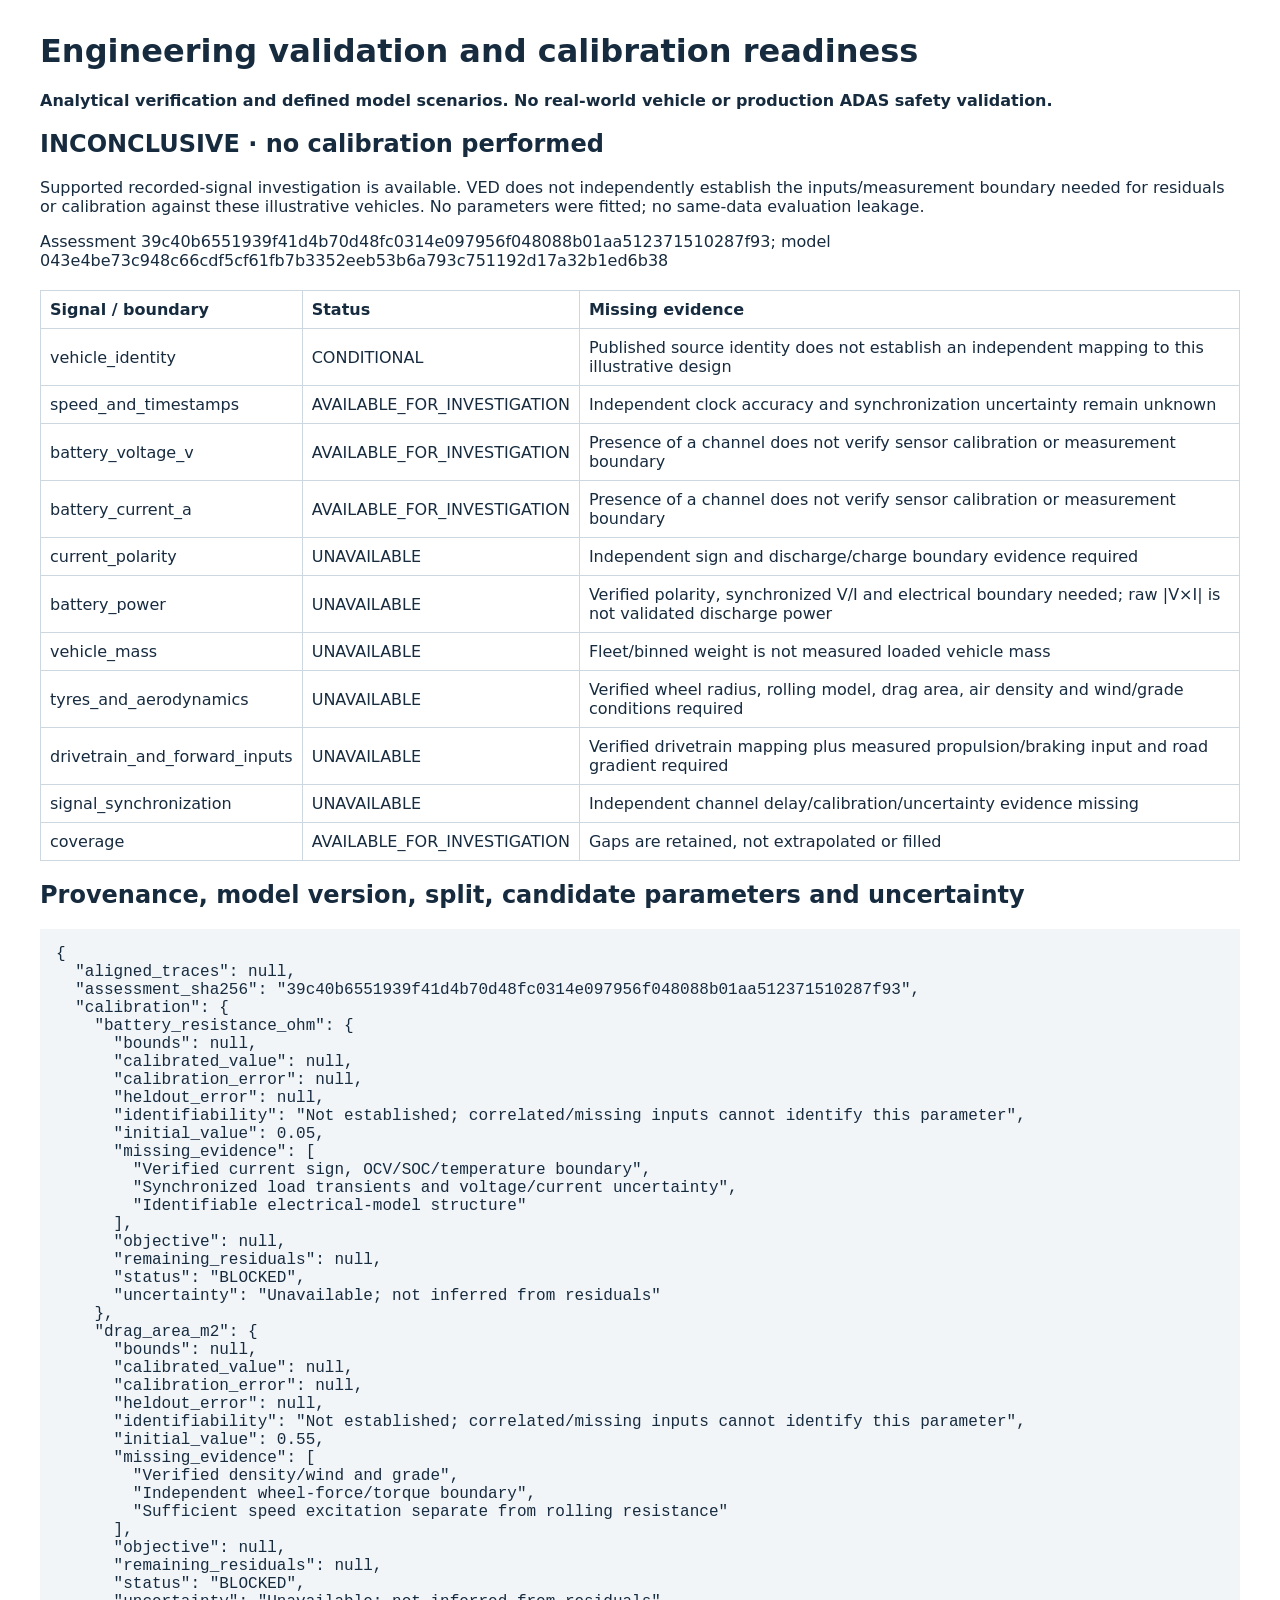
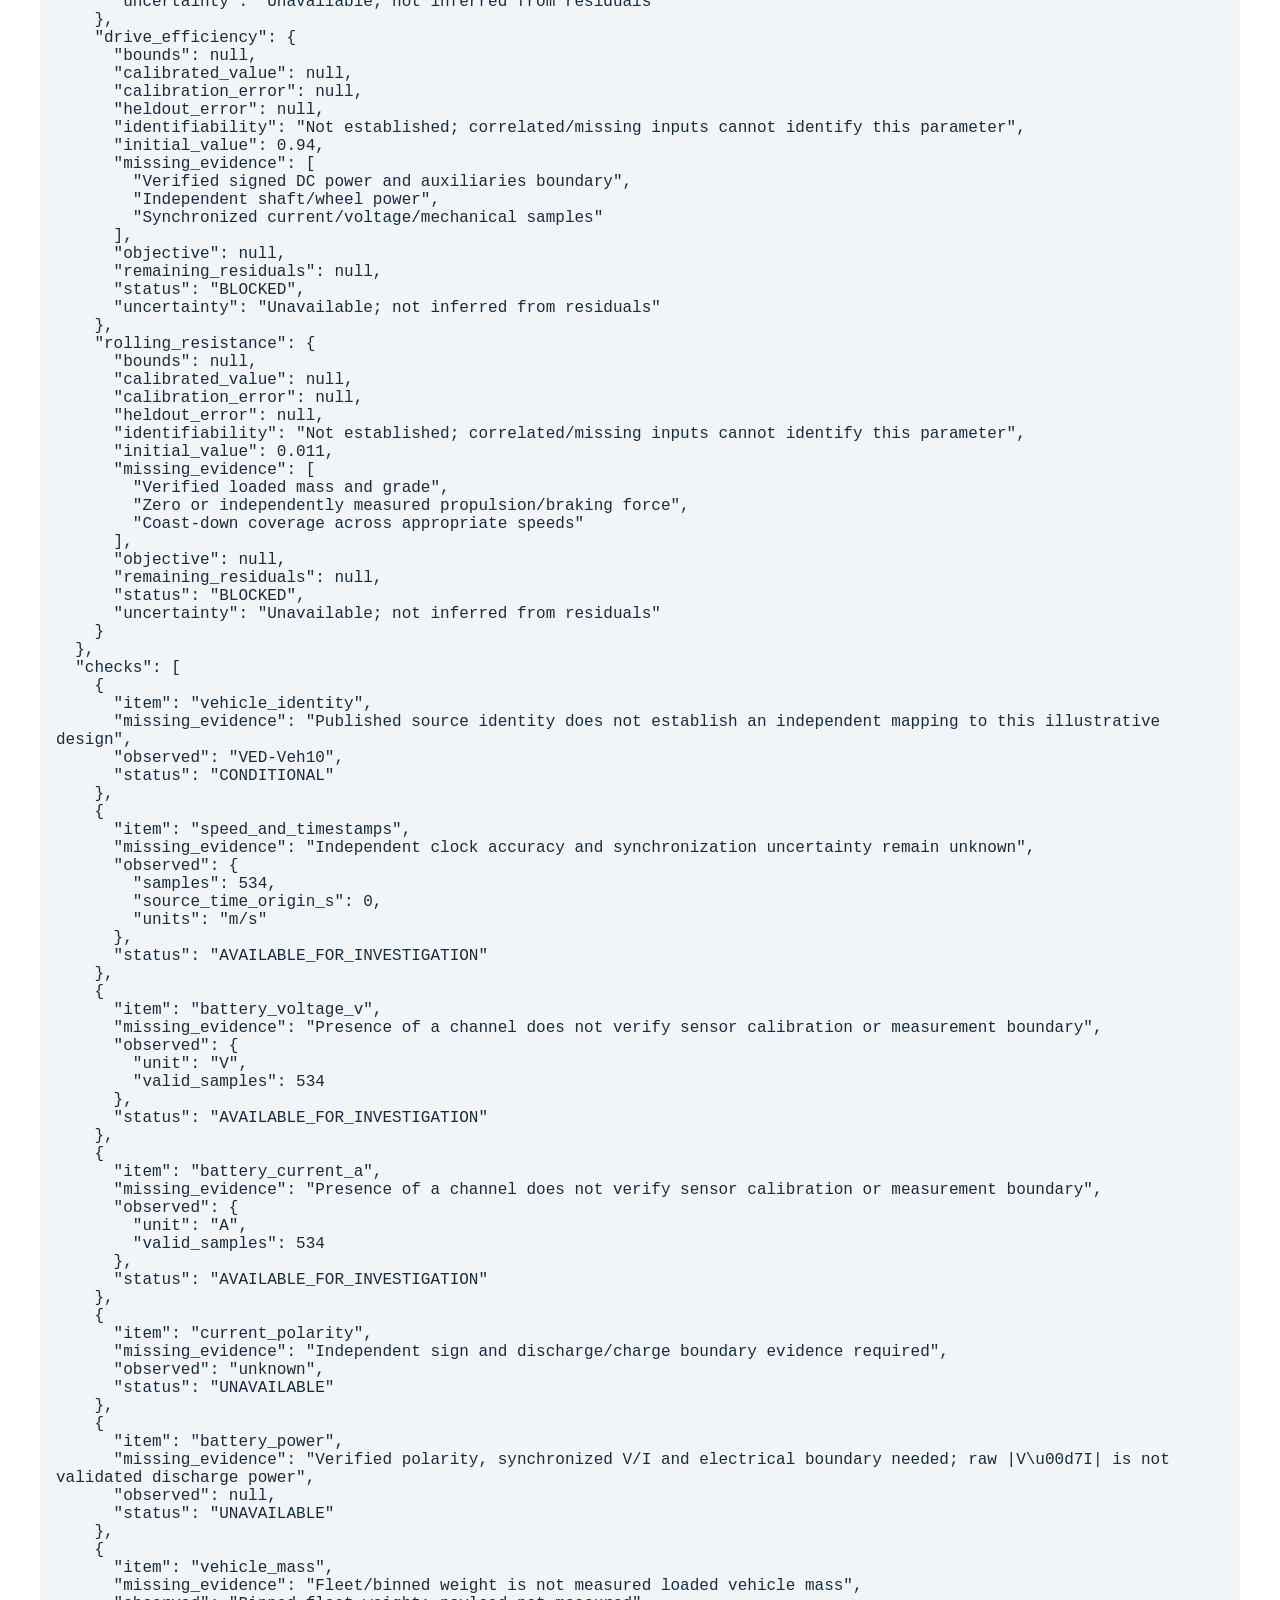
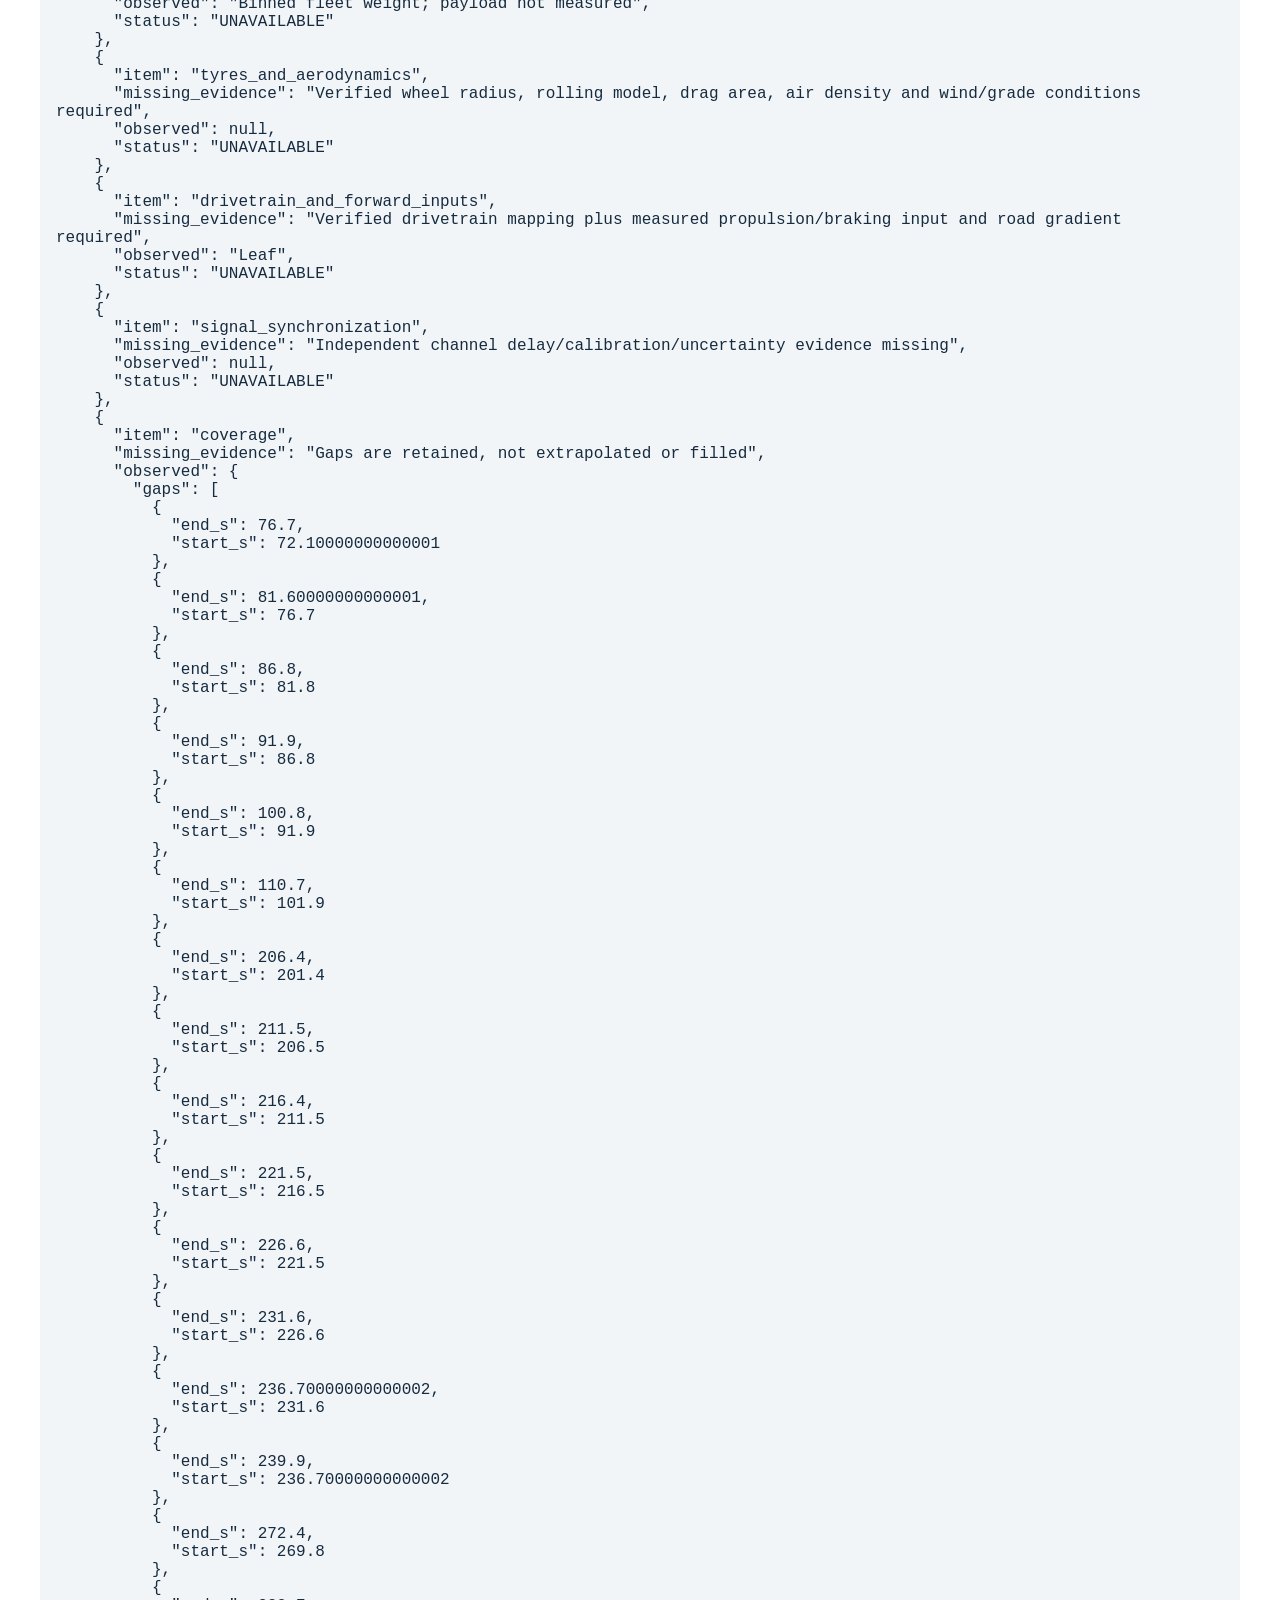
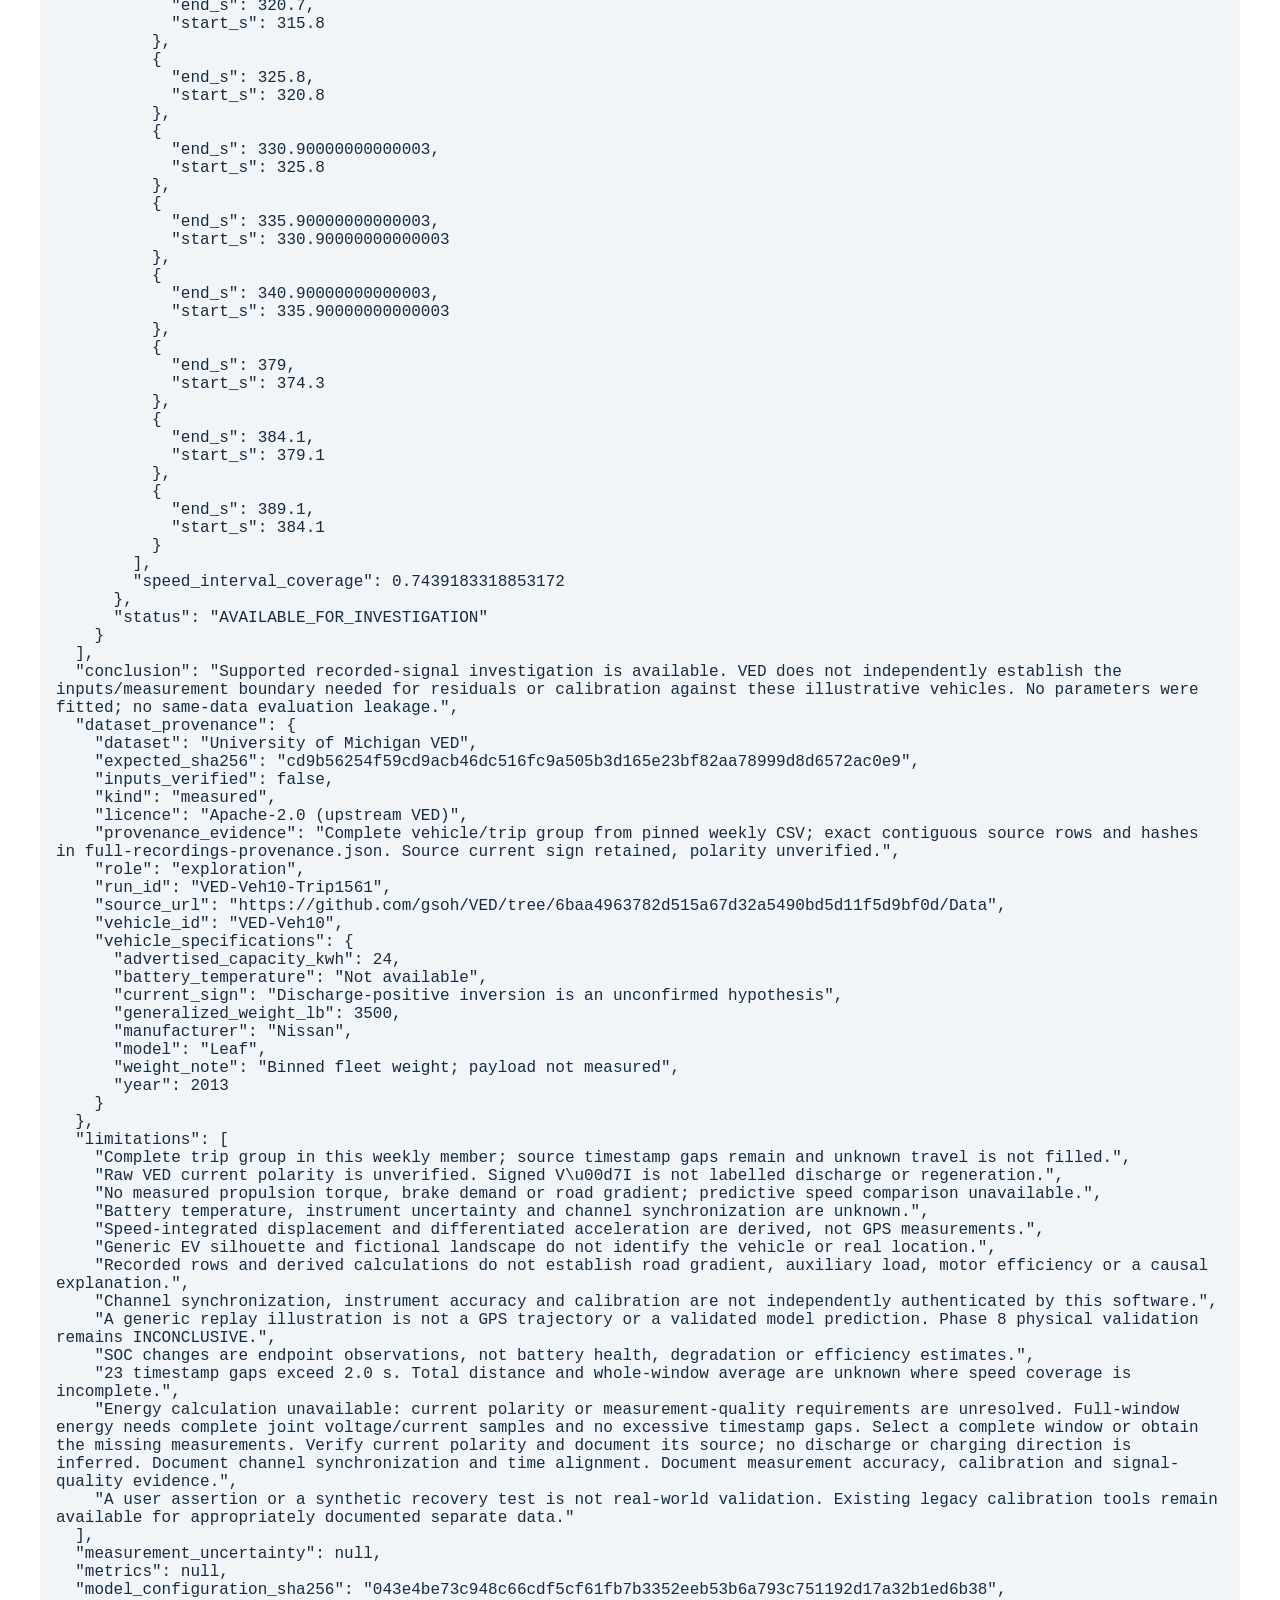
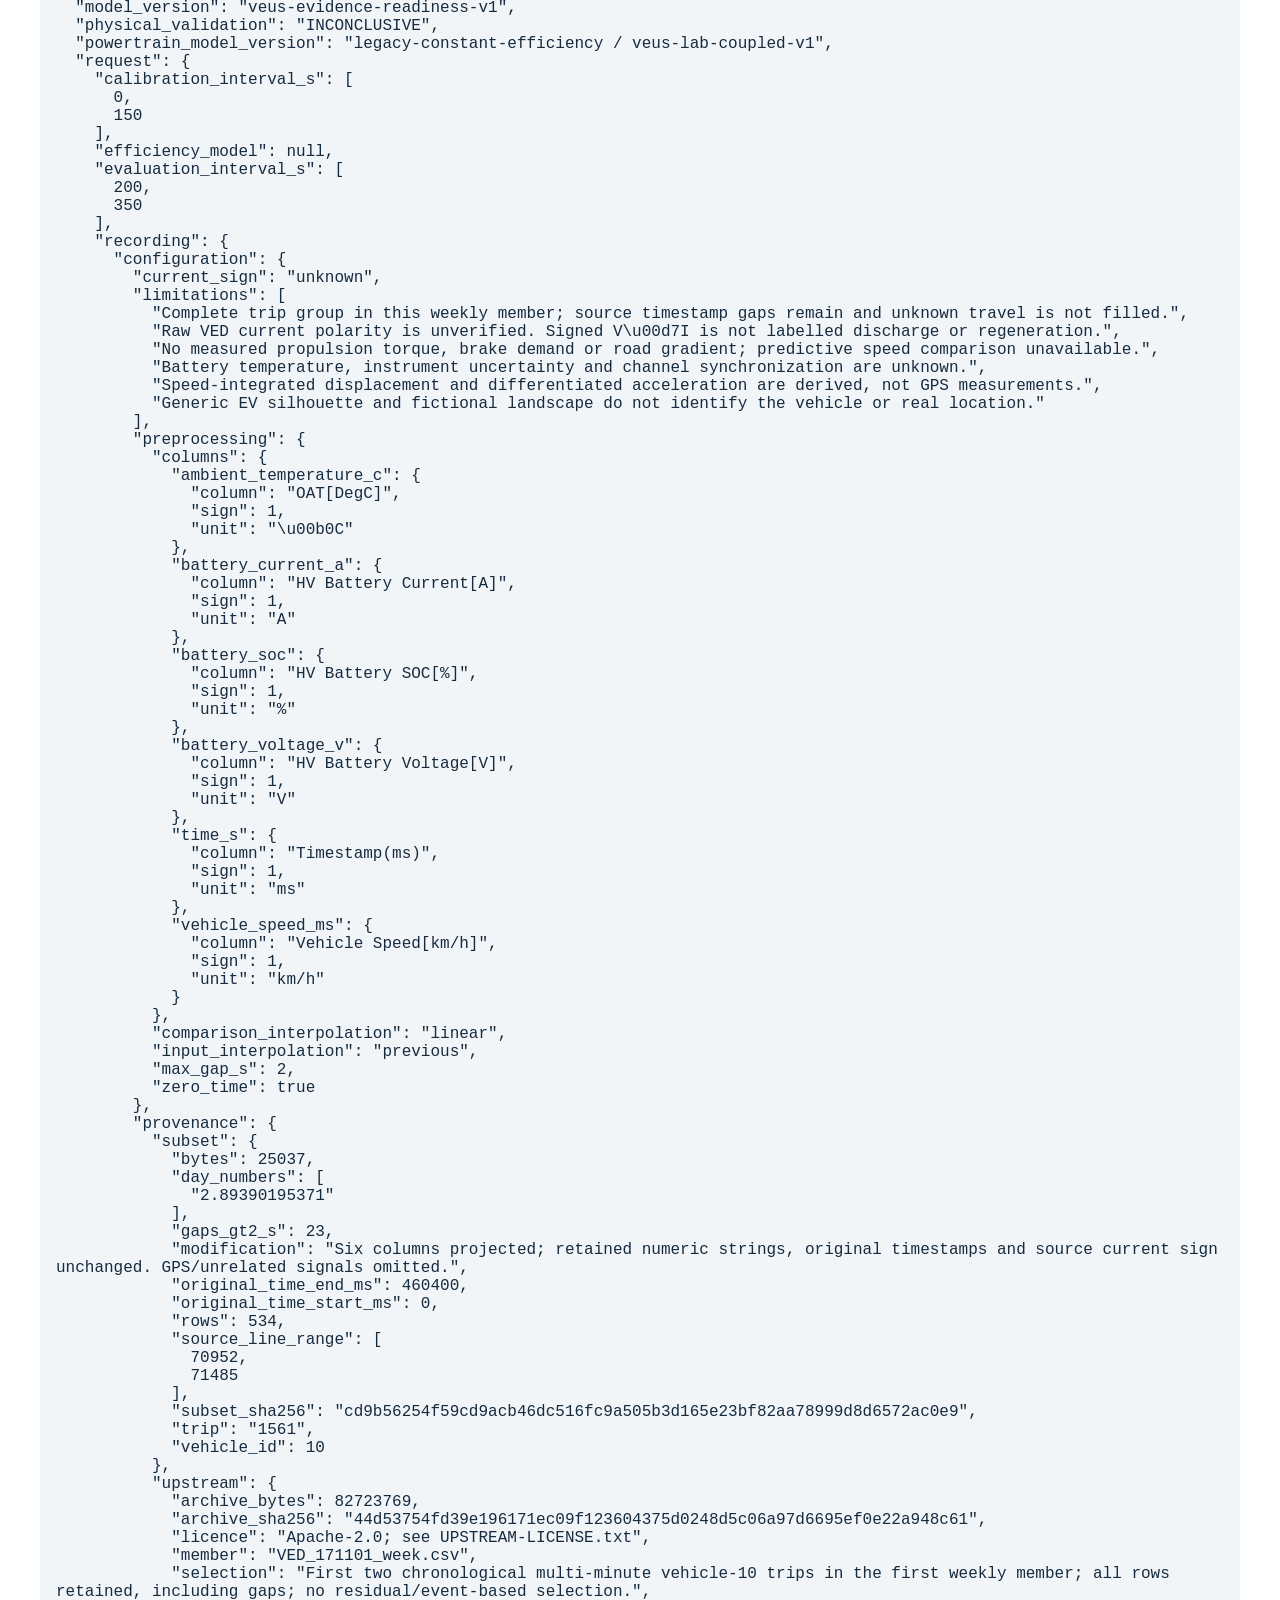
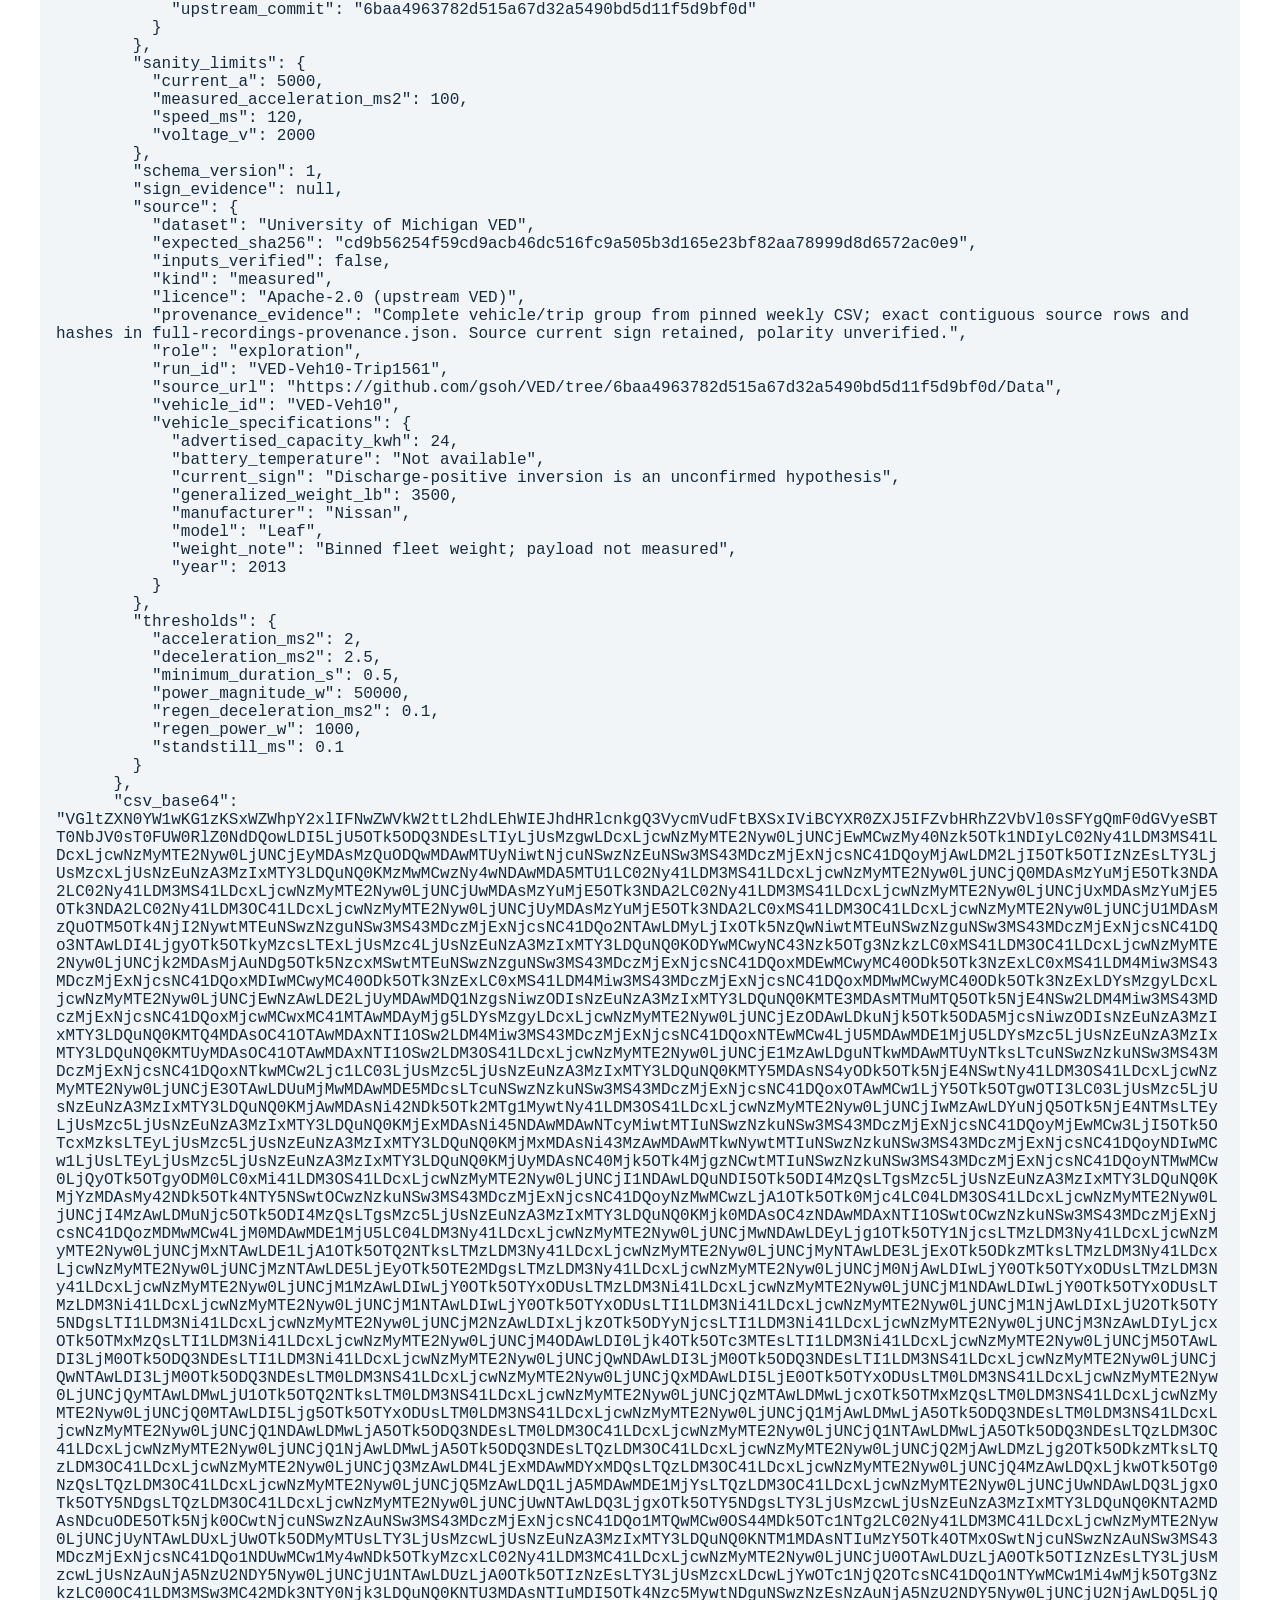
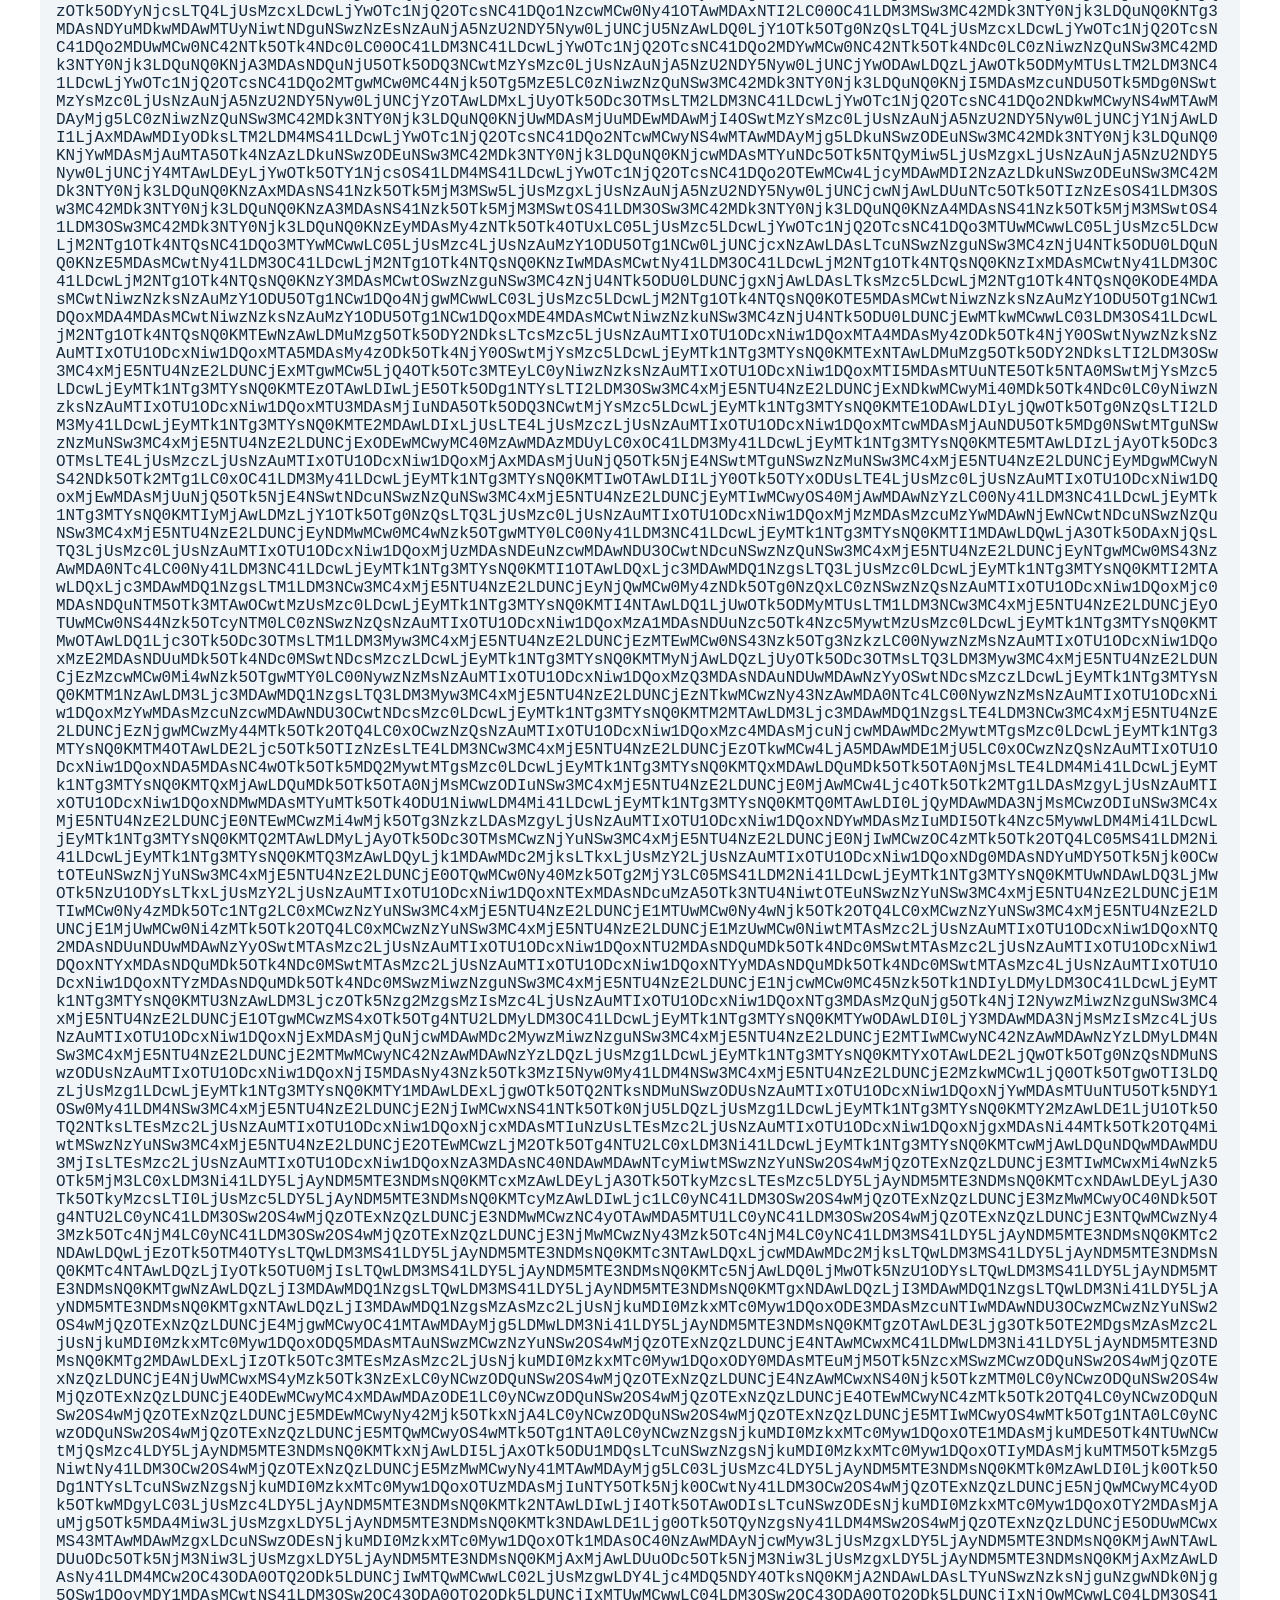
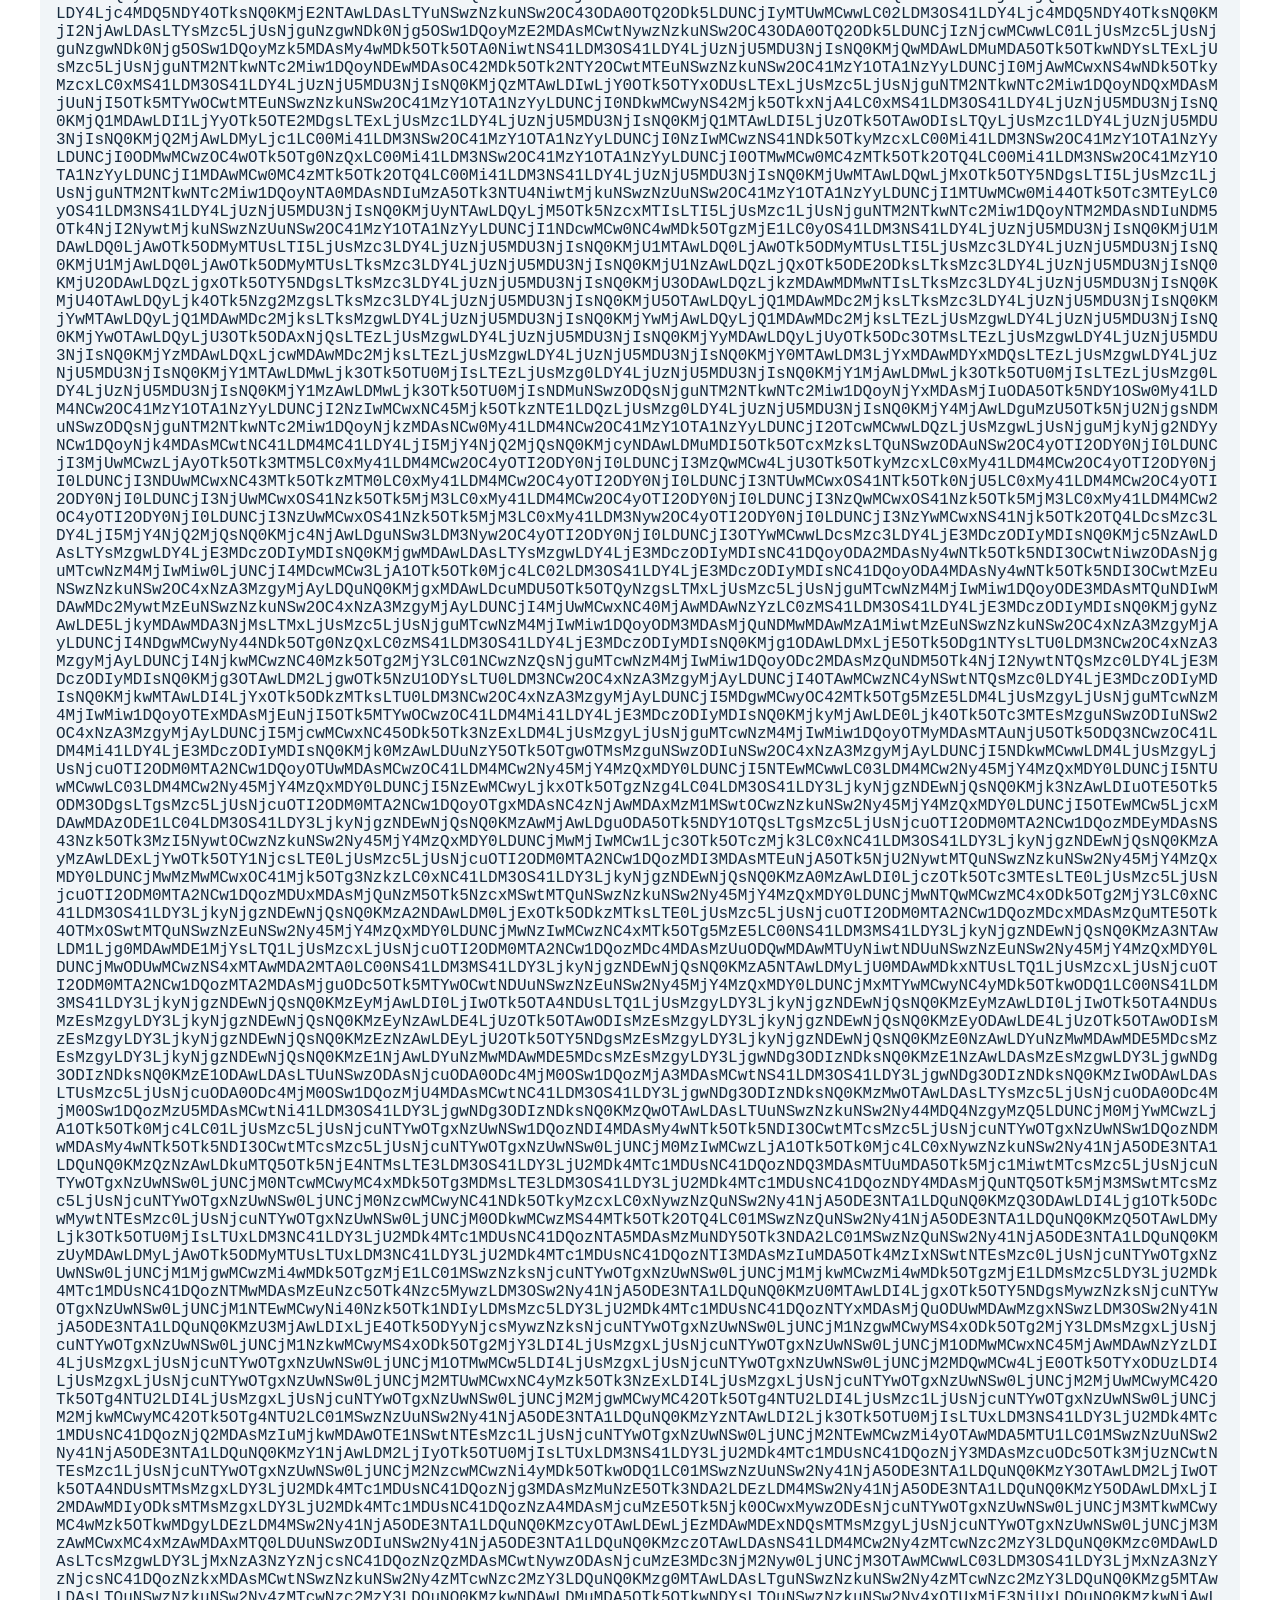
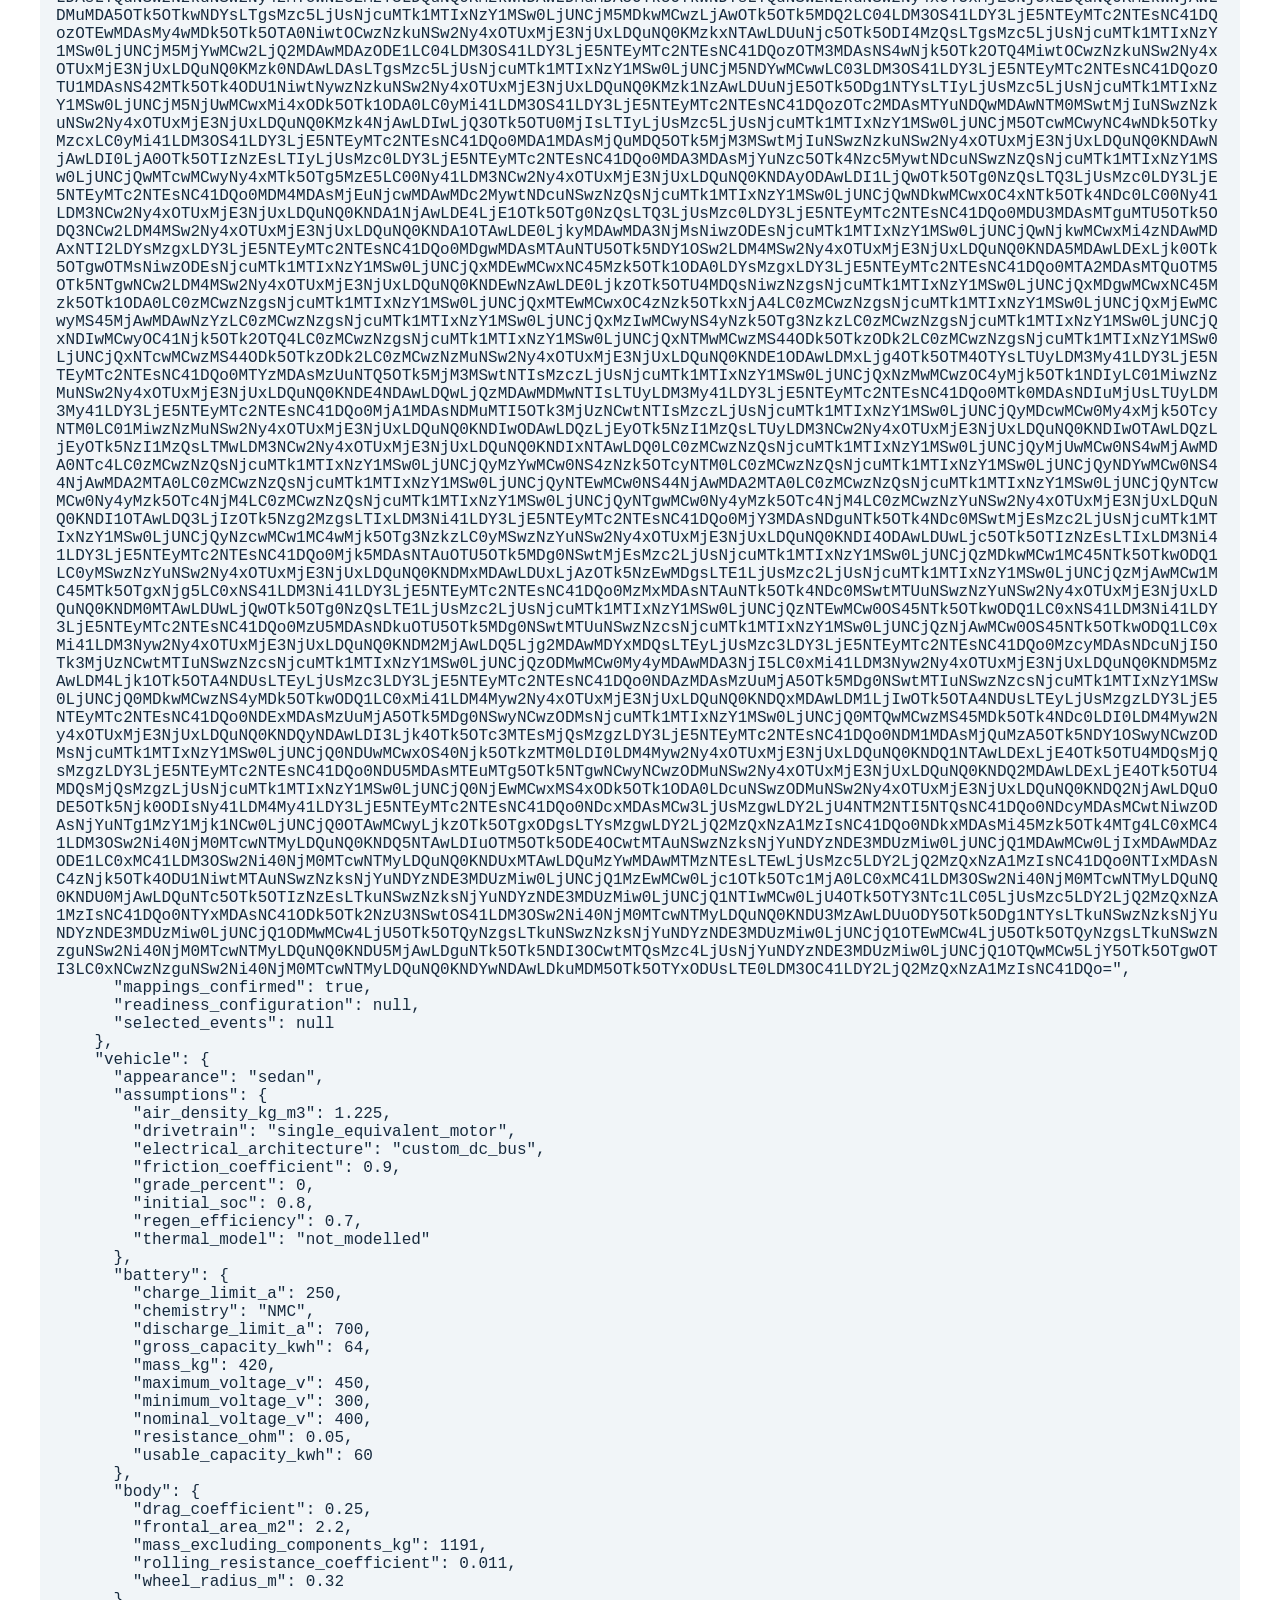
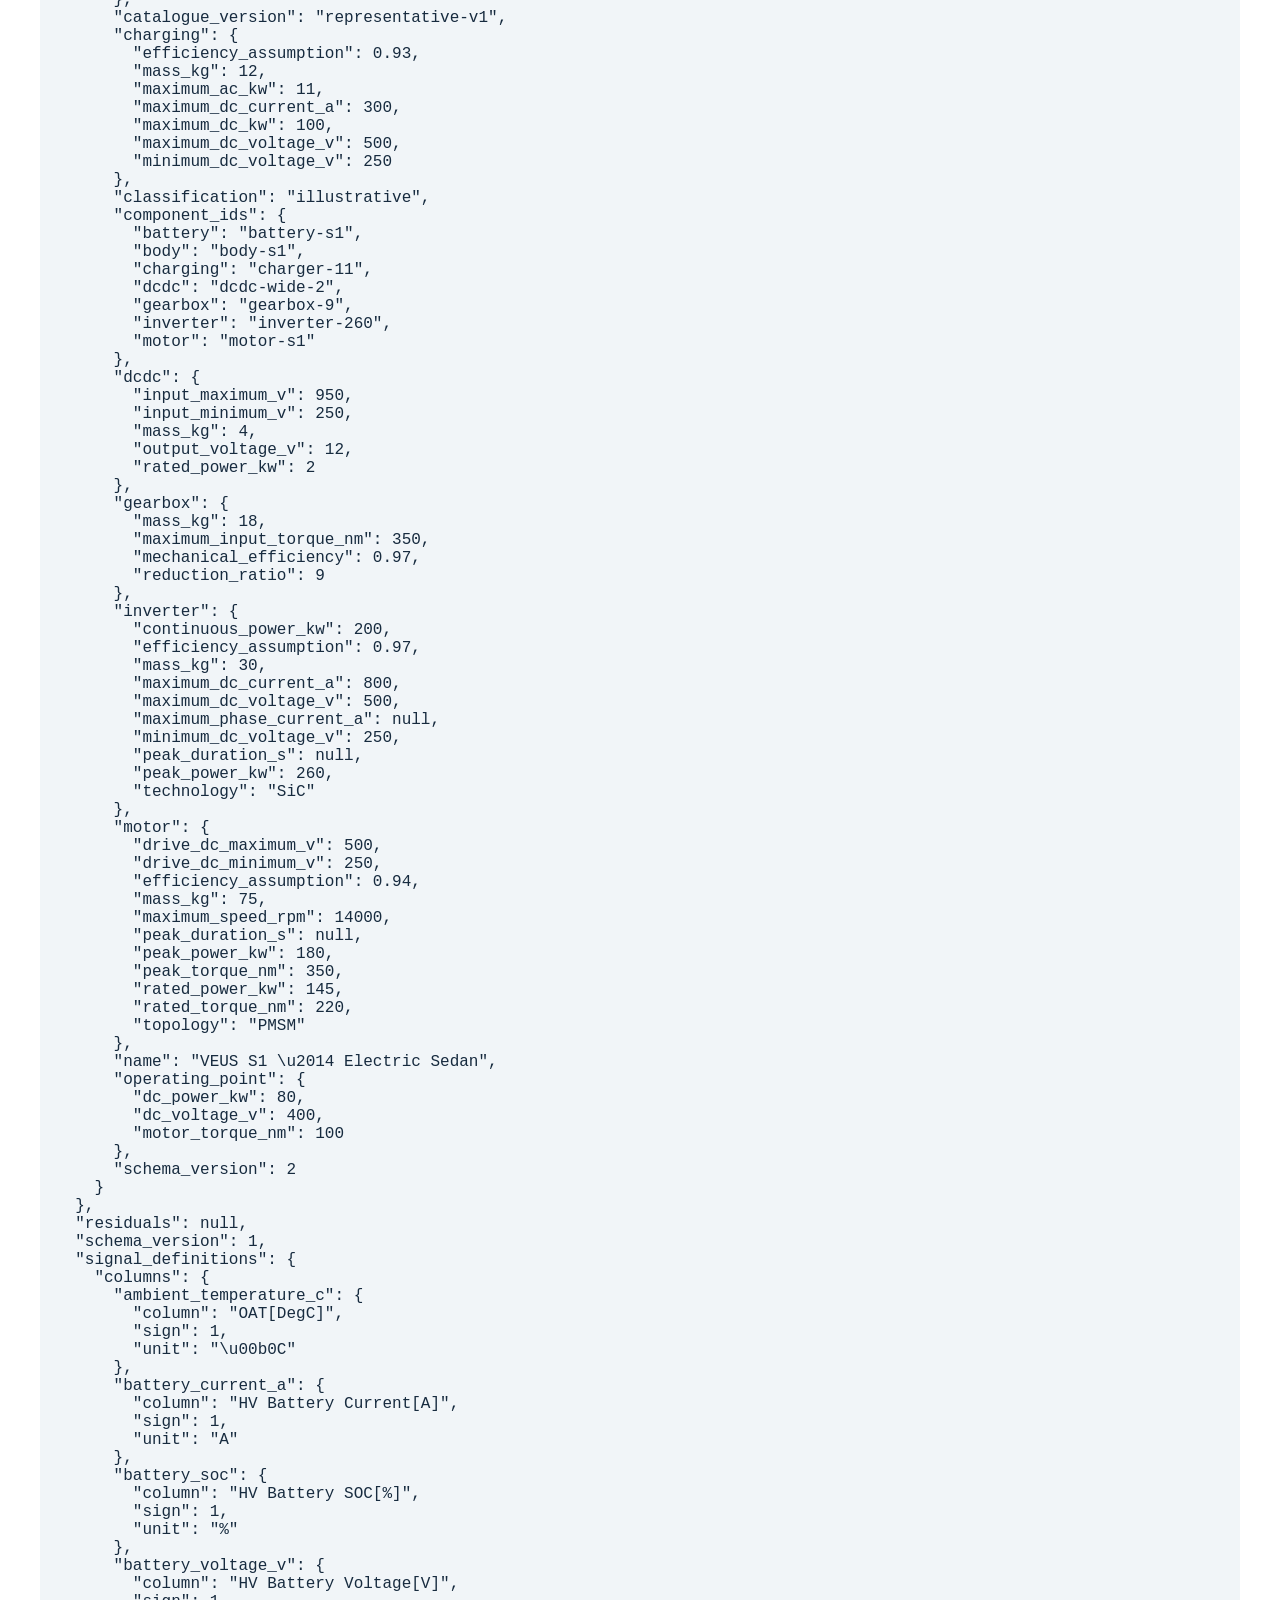
<file: docs/veus2/evidence-2.6/validation.html>
<!doctype html><html lang="en"><meta charset="utf-8"><meta name="viewport" content="width=device-width,initial-scale=1">
<title>Engineering validation and calibration readiness</title><style>body{font:16px system-ui;max-width:1200px;margin:32px auto;padding:0 20px;color:#172b3f}table{border-collapse:collapse;width:100%;margin:20px 0;display:block;overflow:auto}td,th{text-align:left;border:1px solid #ccd7df;padding:9px}img{width:100%;height:auto}pre{white-space:pre-wrap;overflow-wrap:anywhere;background:#f1f5f8;padding:16px}.PASS{color:#126a41}.FAIL{color:#b42318}.INCONCLUSIVE{color:#875400}section{border-top:2px solid #ccd7df;margin-top:32px}small{color:#40556b}</style>
<h1>Engineering validation and calibration readiness</h1><p><strong>Analytical verification and defined model scenarios. No real-world vehicle or production ADAS safety validation.</strong></p><h2>INCONCLUSIVE · no calibration performed</h2><p>Supported recorded-signal investigation is available. VED does not independently establish the inputs/measurement boundary needed for residuals or calibration against these illustrative vehicles. No parameters were fitted; no same-data evaluation leakage.</p><p>Assessment 39c40b6551939f41d4b70d48fc0314e097956f048088b01aa512371510287f93; model 043e4be73c948c66cdf5cf61fb7b3352eeb53b6a793c751192d17a32b1ed6b38</p><table><thead><tr><th>Signal / boundary</th><th>Status</th><th>Missing evidence</th></tr></thead><tbody><tr><td>vehicle_identity</td><td>CONDITIONAL</td><td>Published source identity does not establish an independent mapping to this illustrative design</td></tr><tr><td>speed_and_timestamps</td><td>AVAILABLE_FOR_INVESTIGATION</td><td>Independent clock accuracy and synchronization uncertainty remain unknown</td></tr><tr><td>battery_voltage_v</td><td>AVAILABLE_FOR_INVESTIGATION</td><td>Presence of a channel does not verify sensor calibration or measurement boundary</td></tr><tr><td>battery_current_a</td><td>AVAILABLE_FOR_INVESTIGATION</td><td>Presence of a channel does not verify sensor calibration or measurement boundary</td></tr><tr><td>current_polarity</td><td>UNAVAILABLE</td><td>Independent sign and discharge/charge boundary evidence required</td></tr><tr><td>battery_power</td><td>UNAVAILABLE</td><td>Verified polarity, synchronized V/I and electrical boundary needed; raw |V×I| is not validated discharge power</td></tr><tr><td>vehicle_mass</td><td>UNAVAILABLE</td><td>Fleet/binned weight is not measured loaded vehicle mass</td></tr><tr><td>tyres_and_aerodynamics</td><td>UNAVAILABLE</td><td>Verified wheel radius, rolling model, drag area, air density and wind/grade conditions required</td></tr><tr><td>drivetrain_and_forward_inputs</td><td>UNAVAILABLE</td><td>Verified drivetrain mapping plus measured propulsion/braking input and road gradient required</td></tr><tr><td>signal_synchronization</td><td>UNAVAILABLE</td><td>Independent channel delay/calibration/uncertainty evidence missing</td></tr><tr><td>coverage</td><td>AVAILABLE_FOR_INVESTIGATION</td><td>Gaps are retained, not extrapolated or filled</td></tr></tbody></table><h2>Provenance, model version, split, candidate parameters and uncertainty</h2><pre>{
  &quot;aligned_traces&quot;: null,
  &quot;assessment_sha256&quot;: &quot;39c40b6551939f41d4b70d48fc0314e097956f048088b01aa512371510287f93&quot;,
  &quot;calibration&quot;: {
    &quot;battery_resistance_ohm&quot;: {
      &quot;bounds&quot;: null,
      &quot;calibrated_value&quot;: null,
      &quot;calibration_error&quot;: null,
      &quot;heldout_error&quot;: null,
      &quot;identifiability&quot;: &quot;Not established; correlated/missing inputs cannot identify this parameter&quot;,
      &quot;initial_value&quot;: 0.05,
      &quot;missing_evidence&quot;: [
        &quot;Verified current sign, OCV/SOC/temperature boundary&quot;,
        &quot;Synchronized load transients and voltage/current uncertainty&quot;,
        &quot;Identifiable electrical-model structure&quot;
      ],
      &quot;objective&quot;: null,
      &quot;remaining_residuals&quot;: null,
      &quot;status&quot;: &quot;BLOCKED&quot;,
      &quot;uncertainty&quot;: &quot;Unavailable; not inferred from residuals&quot;
    },
    &quot;drag_area_m2&quot;: {
      &quot;bounds&quot;: null,
      &quot;calibrated_value&quot;: null,
      &quot;calibration_error&quot;: null,
      &quot;heldout_error&quot;: null,
      &quot;identifiability&quot;: &quot;Not established; correlated/missing inputs cannot identify this parameter&quot;,
      &quot;initial_value&quot;: 0.55,
      &quot;missing_evidence&quot;: [
        &quot;Verified density/wind and grade&quot;,
        &quot;Independent wheel-force/torque boundary&quot;,
        &quot;Sufficient speed excitation separate from rolling resistance&quot;
      ],
      &quot;objective&quot;: null,
      &quot;remaining_residuals&quot;: null,
      &quot;status&quot;: &quot;BLOCKED&quot;,
      &quot;uncertainty&quot;: &quot;Unavailable; not inferred from residuals&quot;
    },
    &quot;drive_efficiency&quot;: {
      &quot;bounds&quot;: null,
      &quot;calibrated_value&quot;: null,
      &quot;calibration_error&quot;: null,
      &quot;heldout_error&quot;: null,
      &quot;identifiability&quot;: &quot;Not established; correlated/missing inputs cannot identify this parameter&quot;,
      &quot;initial_value&quot;: 0.94,
      &quot;missing_evidence&quot;: [
        &quot;Verified signed DC power and auxiliaries boundary&quot;,
        &quot;Independent shaft/wheel power&quot;,
        &quot;Synchronized current/voltage/mechanical samples&quot;
      ],
      &quot;objective&quot;: null,
      &quot;remaining_residuals&quot;: null,
      &quot;status&quot;: &quot;BLOCKED&quot;,
      &quot;uncertainty&quot;: &quot;Unavailable; not inferred from residuals&quot;
    },
    &quot;rolling_resistance&quot;: {
      &quot;bounds&quot;: null,
      &quot;calibrated_value&quot;: null,
      &quot;calibration_error&quot;: null,
      &quot;heldout_error&quot;: null,
      &quot;identifiability&quot;: &quot;Not established; correlated/missing inputs cannot identify this parameter&quot;,
      &quot;initial_value&quot;: 0.011,
      &quot;missing_evidence&quot;: [
        &quot;Verified loaded mass and grade&quot;,
        &quot;Zero or independently measured propulsion/braking force&quot;,
        &quot;Coast-down coverage across appropriate speeds&quot;
      ],
      &quot;objective&quot;: null,
      &quot;remaining_residuals&quot;: null,
      &quot;status&quot;: &quot;BLOCKED&quot;,
      &quot;uncertainty&quot;: &quot;Unavailable; not inferred from residuals&quot;
    }
  },
  &quot;checks&quot;: [
    {
      &quot;item&quot;: &quot;vehicle_identity&quot;,
      &quot;missing_evidence&quot;: &quot;Published source identity does not establish an independent mapping to this illustrative design&quot;,
      &quot;observed&quot;: &quot;VED-Veh10&quot;,
      &quot;status&quot;: &quot;CONDITIONAL&quot;
    },
    {
      &quot;item&quot;: &quot;speed_and_timestamps&quot;,
      &quot;missing_evidence&quot;: &quot;Independent clock accuracy and synchronization uncertainty remain unknown&quot;,
      &quot;observed&quot;: {
        &quot;samples&quot;: 534,
        &quot;source_time_origin_s&quot;: 0,
        &quot;units&quot;: &quot;m/s&quot;
      },
      &quot;status&quot;: &quot;AVAILABLE_FOR_INVESTIGATION&quot;
    },
    {
      &quot;item&quot;: &quot;battery_voltage_v&quot;,
      &quot;missing_evidence&quot;: &quot;Presence of a channel does not verify sensor calibration or measurement boundary&quot;,
      &quot;observed&quot;: {
        &quot;unit&quot;: &quot;V&quot;,
        &quot;valid_samples&quot;: 534
      },
      &quot;status&quot;: &quot;AVAILABLE_FOR_INVESTIGATION&quot;
    },
    {
      &quot;item&quot;: &quot;battery_current_a&quot;,
      &quot;missing_evidence&quot;: &quot;Presence of a channel does not verify sensor calibration or measurement boundary&quot;,
      &quot;observed&quot;: {
        &quot;unit&quot;: &quot;A&quot;,
        &quot;valid_samples&quot;: 534
      },
      &quot;status&quot;: &quot;AVAILABLE_FOR_INVESTIGATION&quot;
    },
    {
      &quot;item&quot;: &quot;current_polarity&quot;,
      &quot;missing_evidence&quot;: &quot;Independent sign and discharge/charge boundary evidence required&quot;,
      &quot;observed&quot;: &quot;unknown&quot;,
      &quot;status&quot;: &quot;UNAVAILABLE&quot;
    },
    {
      &quot;item&quot;: &quot;battery_power&quot;,
      &quot;missing_evidence&quot;: &quot;Verified polarity, synchronized V/I and electrical boundary needed; raw |V\u00d7I| is not validated discharge power&quot;,
      &quot;observed&quot;: null,
      &quot;status&quot;: &quot;UNAVAILABLE&quot;
    },
    {
      &quot;item&quot;: &quot;vehicle_mass&quot;,
      &quot;missing_evidence&quot;: &quot;Fleet/binned weight is not measured loaded vehicle mass&quot;,
      &quot;observed&quot;: &quot;Binned fleet weight; payload not measured&quot;,
      &quot;status&quot;: &quot;UNAVAILABLE&quot;
    },
    {
      &quot;item&quot;: &quot;tyres_and_aerodynamics&quot;,
      &quot;missing_evidence&quot;: &quot;Verified wheel radius, rolling model, drag area, air density and wind/grade conditions required&quot;,
      &quot;observed&quot;: null,
      &quot;status&quot;: &quot;UNAVAILABLE&quot;
    },
    {
      &quot;item&quot;: &quot;drivetrain_and_forward_inputs&quot;,
      &quot;missing_evidence&quot;: &quot;Verified drivetrain mapping plus measured propulsion/braking input and road gradient required&quot;,
      &quot;observed&quot;: &quot;Leaf&quot;,
      &quot;status&quot;: &quot;UNAVAILABLE&quot;
    },
    {
      &quot;item&quot;: &quot;signal_synchronization&quot;,
      &quot;missing_evidence&quot;: &quot;Independent channel delay/calibration/uncertainty evidence missing&quot;,
      &quot;observed&quot;: null,
      &quot;status&quot;: &quot;UNAVAILABLE&quot;
    },
    {
      &quot;item&quot;: &quot;coverage&quot;,
      &quot;missing_evidence&quot;: &quot;Gaps are retained, not extrapolated or filled&quot;,
      &quot;observed&quot;: {
        &quot;gaps&quot;: [
          {
            &quot;end_s&quot;: 76.7,
            &quot;start_s&quot;: 72.10000000000001
          },
          {
            &quot;end_s&quot;: 81.60000000000001,
            &quot;start_s&quot;: 76.7
          },
          {
            &quot;end_s&quot;: 86.8,
            &quot;start_s&quot;: 81.8
          },
          {
            &quot;end_s&quot;: 91.9,
            &quot;start_s&quot;: 86.8
          },
          {
            &quot;end_s&quot;: 100.8,
            &quot;start_s&quot;: 91.9
          },
          {
            &quot;end_s&quot;: 110.7,
            &quot;start_s&quot;: 101.9
          },
          {
            &quot;end_s&quot;: 206.4,
            &quot;start_s&quot;: 201.4
          },
          {
            &quot;end_s&quot;: 211.5,
            &quot;start_s&quot;: 206.5
          },
          {
            &quot;end_s&quot;: 216.4,
            &quot;start_s&quot;: 211.5
          },
          {
            &quot;end_s&quot;: 221.5,
            &quot;start_s&quot;: 216.5
          },
          {
            &quot;end_s&quot;: 226.6,
            &quot;start_s&quot;: 221.5
          },
          {
            &quot;end_s&quot;: 231.6,
            &quot;start_s&quot;: 226.6
          },
          {
            &quot;end_s&quot;: 236.70000000000002,
            &quot;start_s&quot;: 231.6
          },
          {
            &quot;end_s&quot;: 239.9,
            &quot;start_s&quot;: 236.70000000000002
          },
          {
            &quot;end_s&quot;: 272.4,
            &quot;start_s&quot;: 269.8
          },
          {
            &quot;end_s&quot;: 320.7,
            &quot;start_s&quot;: 315.8
          },
          {
            &quot;end_s&quot;: 325.8,
            &quot;start_s&quot;: 320.8
          },
          {
            &quot;end_s&quot;: 330.90000000000003,
            &quot;start_s&quot;: 325.8
          },
          {
            &quot;end_s&quot;: 335.90000000000003,
            &quot;start_s&quot;: 330.90000000000003
          },
          {
            &quot;end_s&quot;: 340.90000000000003,
            &quot;start_s&quot;: 335.90000000000003
          },
          {
            &quot;end_s&quot;: 379,
            &quot;start_s&quot;: 374.3
          },
          {
            &quot;end_s&quot;: 384.1,
            &quot;start_s&quot;: 379.1
          },
          {
            &quot;end_s&quot;: 389.1,
            &quot;start_s&quot;: 384.1
          }
        ],
        &quot;speed_interval_coverage&quot;: 0.7439183318853172
      },
      &quot;status&quot;: &quot;AVAILABLE_FOR_INVESTIGATION&quot;
    }
  ],
  &quot;conclusion&quot;: &quot;Supported recorded-signal investigation is available. VED does not independently establish the inputs/measurement boundary needed for residuals or calibration against these illustrative vehicles. No parameters were fitted; no same-data evaluation leakage.&quot;,
  &quot;dataset_provenance&quot;: {
    &quot;dataset&quot;: &quot;University of Michigan VED&quot;,
    &quot;expected_sha256&quot;: &quot;cd9b56254f59cd9acb46dc516fc9a505b3d165e23bf82aa78999d8d6572ac0e9&quot;,
    &quot;inputs_verified&quot;: false,
    &quot;kind&quot;: &quot;measured&quot;,
    &quot;licence&quot;: &quot;Apache-2.0 (upstream VED)&quot;,
    &quot;provenance_evidence&quot;: &quot;Complete vehicle/trip group from pinned weekly CSV; exact contiguous source rows and hashes in full-recordings-provenance.json. Source current sign retained, polarity unverified.&quot;,
    &quot;role&quot;: &quot;exploration&quot;,
    &quot;run_id&quot;: &quot;VED-Veh10-Trip1561&quot;,
    &quot;source_url&quot;: &quot;https://github.com/gsoh/VED/tree/6baa4963782d515a67d32a5490bd5d11f5d9bf0d/Data&quot;,
    &quot;vehicle_id&quot;: &quot;VED-Veh10&quot;,
    &quot;vehicle_specifications&quot;: {
      &quot;advertised_capacity_kwh&quot;: 24,
      &quot;battery_temperature&quot;: &quot;Not available&quot;,
      &quot;current_sign&quot;: &quot;Discharge-positive inversion is an unconfirmed hypothesis&quot;,
      &quot;generalized_weight_lb&quot;: 3500,
      &quot;manufacturer&quot;: &quot;Nissan&quot;,
      &quot;model&quot;: &quot;Leaf&quot;,
      &quot;weight_note&quot;: &quot;Binned fleet weight; payload not measured&quot;,
      &quot;year&quot;: 2013
    }
  },
  &quot;limitations&quot;: [
    &quot;Complete trip group in this weekly member; source timestamp gaps remain and unknown travel is not filled.&quot;,
    &quot;Raw VED current polarity is unverified. Signed V\u00d7I is not labelled discharge or regeneration.&quot;,
    &quot;No measured propulsion torque, brake demand or road gradient; predictive speed comparison unavailable.&quot;,
    &quot;Battery temperature, instrument uncertainty and channel synchronization are unknown.&quot;,
    &quot;Speed-integrated displacement and differentiated acceleration are derived, not GPS measurements.&quot;,
    &quot;Generic EV silhouette and fictional landscape do not identify the vehicle or real location.&quot;,
    &quot;Recorded rows and derived calculations do not establish road gradient, auxiliary load, motor efficiency or a causal explanation.&quot;,
    &quot;Channel synchronization, instrument accuracy and calibration are not independently authenticated by this software.&quot;,
    &quot;A generic replay illustration is not a GPS trajectory or a validated model prediction. Phase 8 physical validation remains INCONCLUSIVE.&quot;,
    &quot;SOC changes are endpoint observations, not battery health, degradation or efficiency estimates.&quot;,
    &quot;23 timestamp gaps exceed 2.0 s. Total distance and whole-window average are unknown where speed coverage is incomplete.&quot;,
    &quot;Energy calculation unavailable: current polarity or measurement-quality requirements are unresolved. Full-window energy needs complete joint voltage/current samples and no excessive timestamp gaps. Select a complete window or obtain the missing measurements. Verify current polarity and document its source; no discharge or charging direction is inferred. Document channel synchronization and time alignment. Document measurement accuracy, calibration and signal-quality evidence.&quot;,
    &quot;A user assertion or a synthetic recovery test is not real-world validation. Existing legacy calibration tools remain available for appropriately documented separate data.&quot;
  ],
  &quot;measurement_uncertainty&quot;: null,
  &quot;metrics&quot;: null,
  &quot;model_configuration_sha256&quot;: &quot;043e4be73c948c66cdf5cf61fb7b3352eeb53b6a793c751192d17a32b1ed6b38&quot;,
  &quot;model_version&quot;: &quot;veus-evidence-readiness-v1&quot;,
  &quot;physical_validation&quot;: &quot;INCONCLUSIVE&quot;,
  &quot;powertrain_model_version&quot;: &quot;legacy-constant-efficiency / veus-lab-coupled-v1&quot;,
  &quot;request&quot;: {
    &quot;calibration_interval_s&quot;: [
      0,
      150
    ],
    &quot;efficiency_model&quot;: null,
    &quot;evaluation_interval_s&quot;: [
      200,
      350
    ],
    &quot;recording&quot;: {
      &quot;configuration&quot;: {
        &quot;current_sign&quot;: &quot;unknown&quot;,
        &quot;limitations&quot;: [
          &quot;Complete trip group in this weekly member; source timestamp gaps remain and unknown travel is not filled.&quot;,
          &quot;Raw VED current polarity is unverified. Signed V\u00d7I is not labelled discharge or regeneration.&quot;,
          &quot;No measured propulsion torque, brake demand or road gradient; predictive speed comparison unavailable.&quot;,
          &quot;Battery temperature, instrument uncertainty and channel synchronization are unknown.&quot;,
          &quot;Speed-integrated displacement and differentiated acceleration are derived, not GPS measurements.&quot;,
          &quot;Generic EV silhouette and fictional landscape do not identify the vehicle or real location.&quot;
        ],
        &quot;preprocessing&quot;: {
          &quot;columns&quot;: {
            &quot;ambient_temperature_c&quot;: {
              &quot;column&quot;: &quot;OAT[DegC]&quot;,
              &quot;sign&quot;: 1,
              &quot;unit&quot;: &quot;\u00b0C&quot;
            },
            &quot;battery_current_a&quot;: {
              &quot;column&quot;: &quot;HV Battery Current[A]&quot;,
              &quot;sign&quot;: 1,
              &quot;unit&quot;: &quot;A&quot;
            },
            &quot;battery_soc&quot;: {
              &quot;column&quot;: &quot;HV Battery SOC[%]&quot;,
              &quot;sign&quot;: 1,
              &quot;unit&quot;: &quot;%&quot;
            },
            &quot;battery_voltage_v&quot;: {
              &quot;column&quot;: &quot;HV Battery Voltage[V]&quot;,
              &quot;sign&quot;: 1,
              &quot;unit&quot;: &quot;V&quot;
            },
            &quot;time_s&quot;: {
              &quot;column&quot;: &quot;Timestamp(ms)&quot;,
              &quot;sign&quot;: 1,
              &quot;unit&quot;: &quot;ms&quot;
            },
            &quot;vehicle_speed_ms&quot;: {
              &quot;column&quot;: &quot;Vehicle Speed[km/h]&quot;,
              &quot;sign&quot;: 1,
              &quot;unit&quot;: &quot;km/h&quot;
            }
          },
          &quot;comparison_interpolation&quot;: &quot;linear&quot;,
          &quot;input_interpolation&quot;: &quot;previous&quot;,
          &quot;max_gap_s&quot;: 2,
          &quot;zero_time&quot;: true
        },
        &quot;provenance&quot;: {
          &quot;subset&quot;: {
            &quot;bytes&quot;: 25037,
            &quot;day_numbers&quot;: [
              &quot;2.89390195371&quot;
            ],
            &quot;gaps_gt2_s&quot;: 23,
            &quot;modification&quot;: &quot;Six columns projected; retained numeric strings, original timestamps and source current sign unchanged. GPS/unrelated signals omitted.&quot;,
            &quot;original_time_end_ms&quot;: 460400,
            &quot;original_time_start_ms&quot;: 0,
            &quot;rows&quot;: 534,
            &quot;source_line_range&quot;: [
              70952,
              71485
            ],
            &quot;subset_sha256&quot;: &quot;cd9b56254f59cd9acb46dc516fc9a505b3d165e23bf82aa78999d8d6572ac0e9&quot;,
            &quot;trip&quot;: &quot;1561&quot;,
            &quot;vehicle_id&quot;: 10
          },
          &quot;upstream&quot;: {
            &quot;archive_bytes&quot;: 82723769,
            &quot;archive_sha256&quot;: &quot;44d53754fd39e196171ec09f123604375d0248d5c06a97d6695ef0e22a948c61&quot;,
            &quot;licence&quot;: &quot;Apache-2.0; see UPSTREAM-LICENSE.txt&quot;,
            &quot;member&quot;: &quot;VED_171101_week.csv&quot;,
            &quot;selection&quot;: &quot;First two chronological multi-minute vehicle-10 trips in the first weekly member; all rows retained, including gaps; no residual/event-based selection.&quot;,
            &quot;upstream_commit&quot;: &quot;6baa4963782d515a67d32a5490bd5d11f5d9bf0d&quot;
          }
        },
        &quot;sanity_limits&quot;: {
          &quot;current_a&quot;: 5000,
          &quot;measured_acceleration_ms2&quot;: 100,
          &quot;speed_ms&quot;: 120,
          &quot;voltage_v&quot;: 2000
        },
        &quot;schema_version&quot;: 1,
        &quot;sign_evidence&quot;: null,
        &quot;source&quot;: {
          &quot;dataset&quot;: &quot;University of Michigan VED&quot;,
          &quot;expected_sha256&quot;: &quot;cd9b56254f59cd9acb46dc516fc9a505b3d165e23bf82aa78999d8d6572ac0e9&quot;,
          &quot;inputs_verified&quot;: false,
          &quot;kind&quot;: &quot;measured&quot;,
          &quot;licence&quot;: &quot;Apache-2.0 (upstream VED)&quot;,
          &quot;provenance_evidence&quot;: &quot;Complete vehicle/trip group from pinned weekly CSV; exact contiguous source rows and hashes in full-recordings-provenance.json. Source current sign retained, polarity unverified.&quot;,
          &quot;role&quot;: &quot;exploration&quot;,
          &quot;run_id&quot;: &quot;VED-Veh10-Trip1561&quot;,
          &quot;source_url&quot;: &quot;https://github.com/gsoh/VED/tree/6baa4963782d515a67d32a5490bd5d11f5d9bf0d/Data&quot;,
          &quot;vehicle_id&quot;: &quot;VED-Veh10&quot;,
          &quot;vehicle_specifications&quot;: {
            &quot;advertised_capacity_kwh&quot;: 24,
            &quot;battery_temperature&quot;: &quot;Not available&quot;,
            &quot;current_sign&quot;: &quot;Discharge-positive inversion is an unconfirmed hypothesis&quot;,
            &quot;generalized_weight_lb&quot;: 3500,
            &quot;manufacturer&quot;: &quot;Nissan&quot;,
            &quot;model&quot;: &quot;Leaf&quot;,
            &quot;weight_note&quot;: &quot;Binned fleet weight; payload not measured&quot;,
            &quot;year&quot;: 2013
          }
        },
        &quot;thresholds&quot;: {
          &quot;acceleration_ms2&quot;: 2,
          &quot;deceleration_ms2&quot;: 2.5,
          &quot;minimum_duration_s&quot;: 0.5,
          &quot;power_magnitude_w&quot;: 50000,
          &quot;regen_deceleration_ms2&quot;: 0.1,
          &quot;regen_power_w&quot;: 1000,
          &quot;standstill_ms&quot;: 0.1
        }
      },
      &quot;csv_base64&quot;: &quot;[base64]&quot;,
      &quot;mappings_confirmed&quot;: true,
      &quot;readiness_configuration&quot;: null,
      &quot;selected_events&quot;: null
    },
    &quot;vehicle&quot;: {
      &quot;appearance&quot;: &quot;sedan&quot;,
      &quot;assumptions&quot;: {
        &quot;air_density_kg_m3&quot;: 1.225,
        &quot;drivetrain&quot;: &quot;single_equivalent_motor&quot;,
        &quot;electrical_architecture&quot;: &quot;custom_dc_bus&quot;,
        &quot;friction_coefficient&quot;: 0.9,
        &quot;grade_percent&quot;: 0,
        &quot;initial_soc&quot;: 0.8,
        &quot;regen_efficiency&quot;: 0.7,
        &quot;thermal_model&quot;: &quot;not_modelled&quot;
      },
      &quot;battery&quot;: {
        &quot;charge_limit_a&quot;: 250,
        &quot;chemistry&quot;: &quot;NMC&quot;,
        &quot;discharge_limit_a&quot;: 700,
        &quot;gross_capacity_kwh&quot;: 64,
        &quot;mass_kg&quot;: 420,
        &quot;maximum_voltage_v&quot;: 450,
        &quot;minimum_voltage_v&quot;: 300,
        &quot;nominal_voltage_v&quot;: 400,
        &quot;resistance_ohm&quot;: 0.05,
        &quot;usable_capacity_kwh&quot;: 60
      },
      &quot;body&quot;: {
        &quot;drag_coefficient&quot;: 0.25,
        &quot;frontal_area_m2&quot;: 2.2,
        &quot;mass_excluding_components_kg&quot;: 1191,
        &quot;rolling_resistance_coefficient&quot;: 0.011,
        &quot;wheel_radius_m&quot;: 0.32
      },
      &quot;catalogue_version&quot;: &quot;representative-v1&quot;,
      &quot;charging&quot;: {
        &quot;efficiency_assumption&quot;: 0.93,
        &quot;mass_kg&quot;: 12,
        &quot;maximum_ac_kw&quot;: 11,
        &quot;maximum_dc_current_a&quot;: 300,
        &quot;maximum_dc_kw&quot;: 100,
        &quot;maximum_dc_voltage_v&quot;: 500,
        &quot;minimum_dc_voltage_v&quot;: 250
      },
      &quot;classification&quot;: &quot;illustrative&quot;,
      &quot;component_ids&quot;: {
        &quot;battery&quot;: &quot;battery-s1&quot;,
        &quot;body&quot;: &quot;body-s1&quot;,
        &quot;charging&quot;: &quot;charger-11&quot;,
        &quot;dcdc&quot;: &quot;dcdc-wide-2&quot;,
        &quot;gearbox&quot;: &quot;gearbox-9&quot;,
        &quot;inverter&quot;: &quot;inverter-260&quot;,
        &quot;motor&quot;: &quot;motor-s1&quot;
      },
      &quot;dcdc&quot;: {
        &quot;input_maximum_v&quot;: 950,
        &quot;input_minimum_v&quot;: 250,
        &quot;mass_kg&quot;: 4,
        &quot;output_voltage_v&quot;: 12,
        &quot;rated_power_kw&quot;: 2
      },
      &quot;gearbox&quot;: {
        &quot;mass_kg&quot;: 18,
        &quot;maximum_input_torque_nm&quot;: 350,
        &quot;mechanical_efficiency&quot;: 0.97,
        &quot;reduction_ratio&quot;: 9
      },
      &quot;inverter&quot;: {
        &quot;continuous_power_kw&quot;: 200,
        &quot;efficiency_assumption&quot;: 0.97,
        &quot;mass_kg&quot;: 30,
        &quot;maximum_dc_current_a&quot;: 800,
        &quot;maximum_dc_voltage_v&quot;: 500,
        &quot;maximum_phase_current_a&quot;: null,
        &quot;minimum_dc_voltage_v&quot;: 250,
        &quot;peak_duration_s&quot;: null,
        &quot;peak_power_kw&quot;: 260,
        &quot;technology&quot;: &quot;SiC&quot;
      },
      &quot;motor&quot;: {
        &quot;drive_dc_maximum_v&quot;: 500,
        &quot;drive_dc_minimum_v&quot;: 250,
        &quot;efficiency_assumption&quot;: 0.94,
        &quot;mass_kg&quot;: 75,
        &quot;maximum_speed_rpm&quot;: 14000,
        &quot;peak_duration_s&quot;: null,
        &quot;peak_power_kw&quot;: 180,
        &quot;peak_torque_nm&quot;: 350,
        &quot;rated_power_kw&quot;: 145,
        &quot;rated_torque_nm&quot;: 220,
        &quot;topology&quot;: &quot;PMSM&quot;
      },
      &quot;name&quot;: &quot;VEUS S1 \u2014 Electric Sedan&quot;,
      &quot;operating_point&quot;: {
        &quot;dc_power_kw&quot;: 80,
        &quot;dc_voltage_v&quot;: 400,
        &quot;motor_torque_nm&quot;: 100
      },
      &quot;schema_version&quot;: 2
    }
  },
  &quot;residuals&quot;: null,
  &quot;schema_version&quot;: 1,
  &quot;signal_definitions&quot;: {
    &quot;columns&quot;: {
      &quot;ambient_temperature_c&quot;: {
        &quot;column&quot;: &quot;OAT[DegC]&quot;,
        &quot;sign&quot;: 1,
        &quot;unit&quot;: &quot;\u00b0C&quot;
      },
      &quot;battery_current_a&quot;: {
        &quot;column&quot;: &quot;HV Battery Current[A]&quot;,
        &quot;sign&quot;: 1,
        &quot;unit&quot;: &quot;A&quot;
      },
      &quot;battery_soc&quot;: {
        &quot;column&quot;: &quot;HV Battery SOC[%]&quot;,
        &quot;sign&quot;: 1,
        &quot;unit&quot;: &quot;%&quot;
      },
      &quot;battery_voltage_v&quot;: {
        &quot;column&quot;: &quot;HV Battery Voltage[V]&quot;,
        &quot;sign&quot;: 1,
        &quot;unit&quot;: &quot;V&quot;
      },
      &quot;time_s&quot;: {
        &quot;column&quot;: &quot;Timestamp(ms)&quot;,
        &quot;sign&quot;: 1,
        &quot;unit&quot;: &quot;ms&quot;
      },
      &quot;vehicle_speed_ms&quot;: {
        &quot;column&quot;: &quot;Vehicle Speed[km/h]&quot;,
        &quot;sign&quot;: 1,
        &quot;unit&quot;: &quot;km/h&quot;
      }
    },
    &quot;comparison_interpolation&quot;: &quot;linear&quot;,
    &quot;input_interpolation&quot;: &quot;previous&quot;,
    &quot;max_gap_s&quot;: 2,
    &quot;zero_time&quot;: true
  },
  &quot;source_sha256&quot;: &quot;cd9b56254f59cd9acb46dc516fc9a505b3d165e23bf82aa78999d8d6572ac0e9&quot;,
  &quot;split&quot;: {
    &quot;calibration_interval_s&quot;: [
      0,
      150
    ],
    &quot;evaluation_interval_s&quot;: [
      200,
      350
    ],
    &quot;no_sample_overlap&quot;: true
  },
  &quot;status&quot;: &quot;INCONCLUSIVE&quot;
}
</pre></html>
</file>
